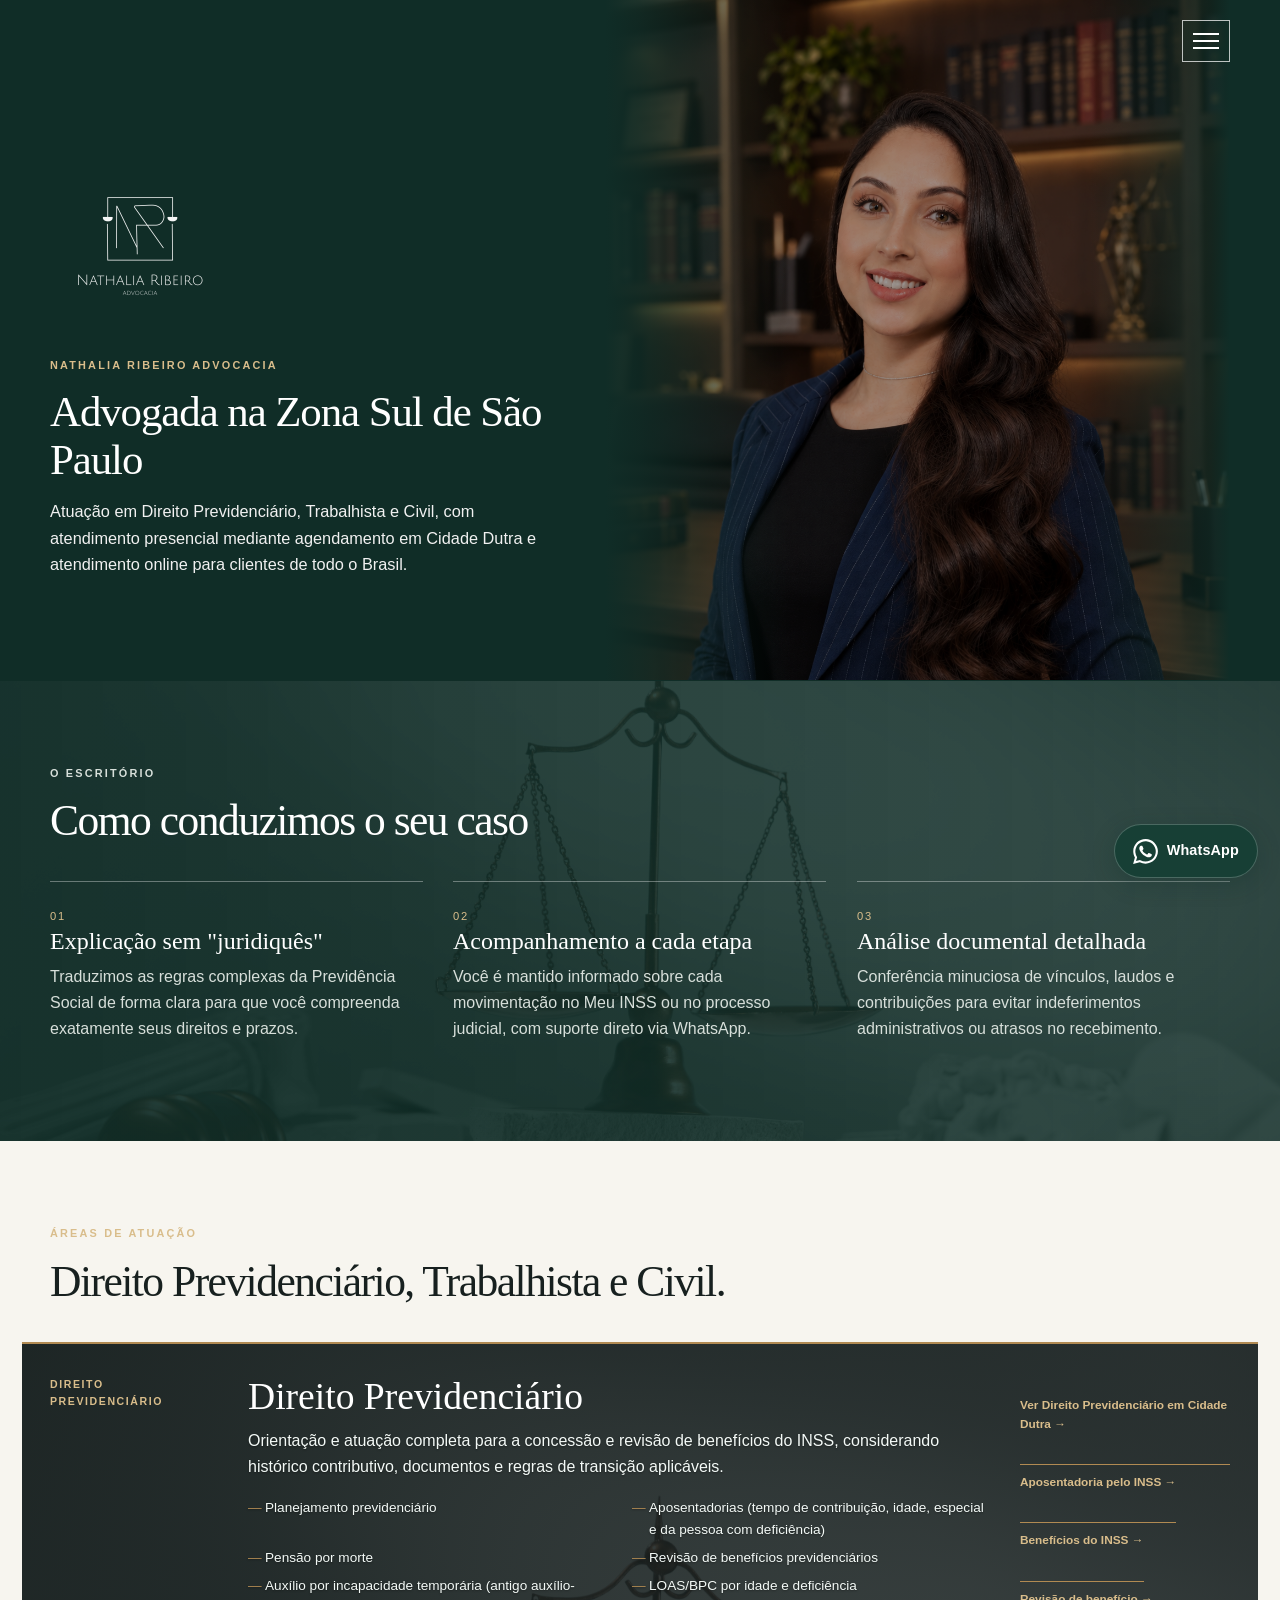
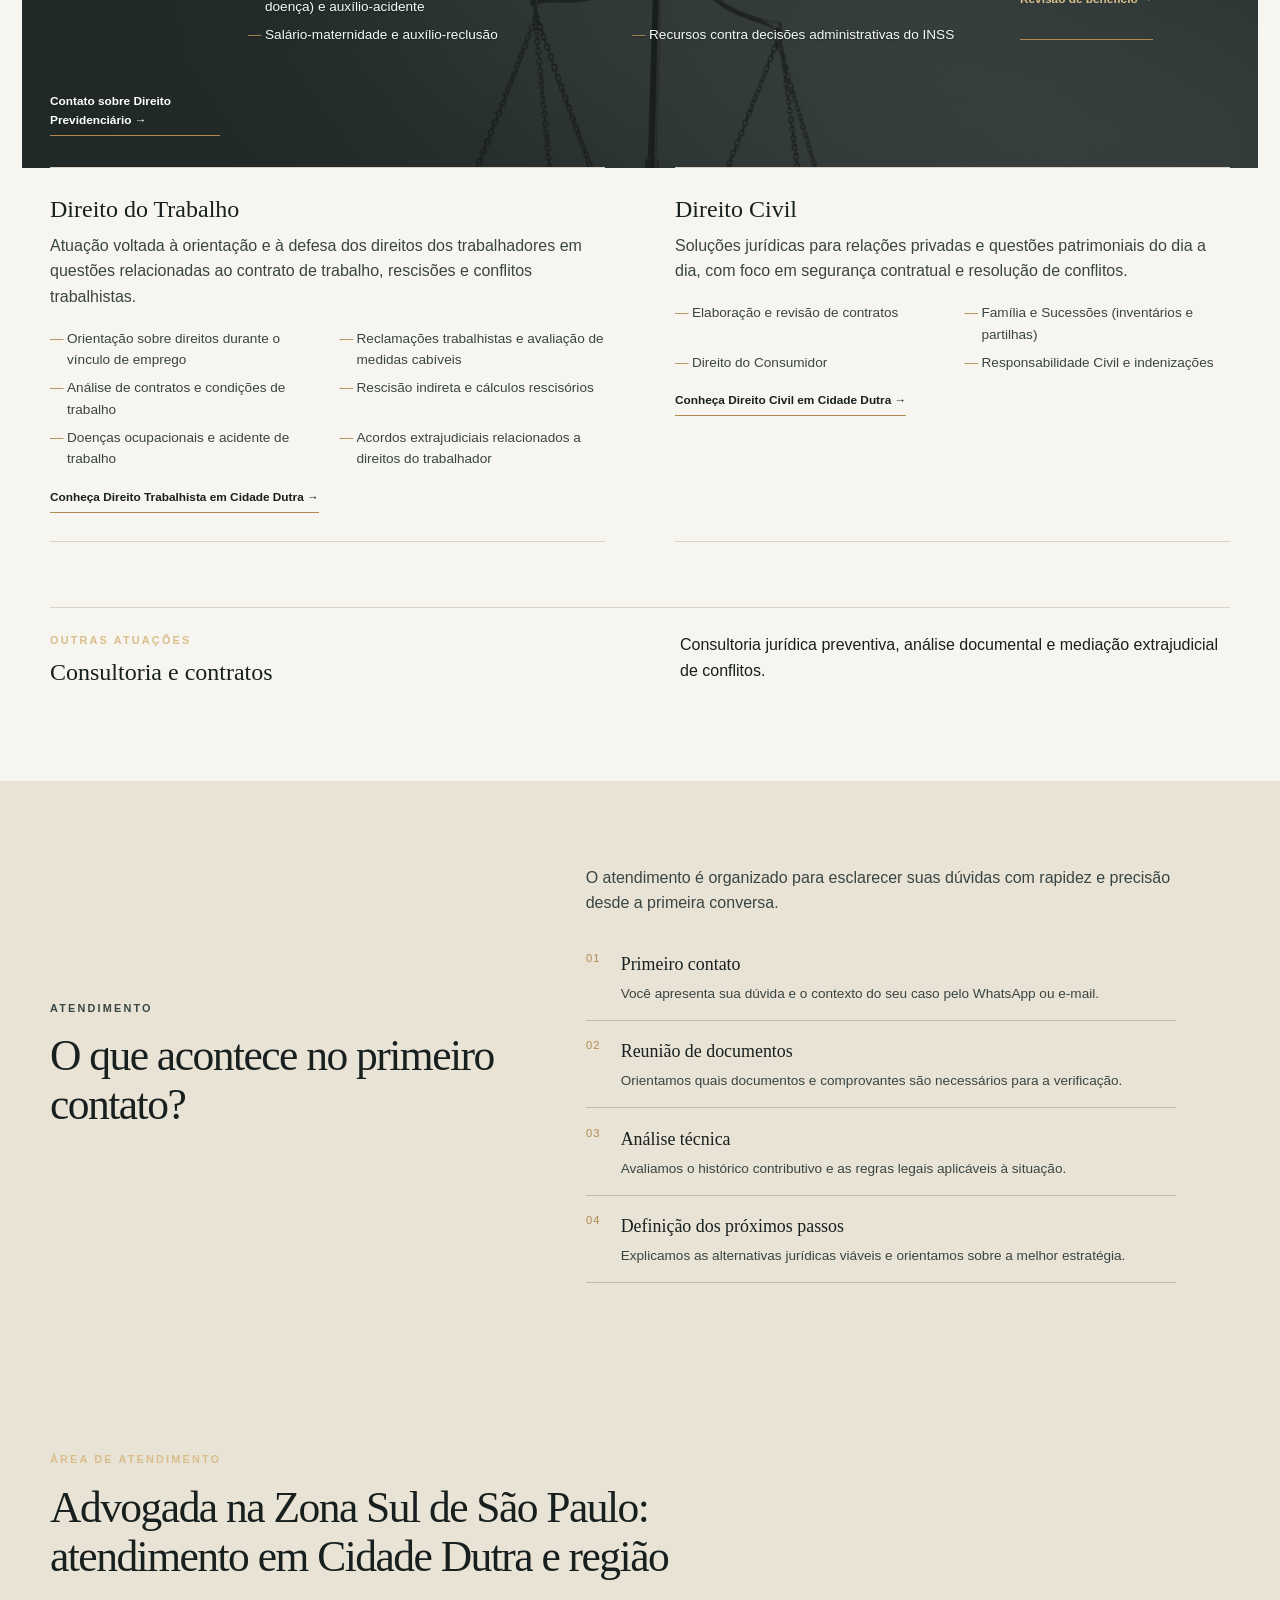
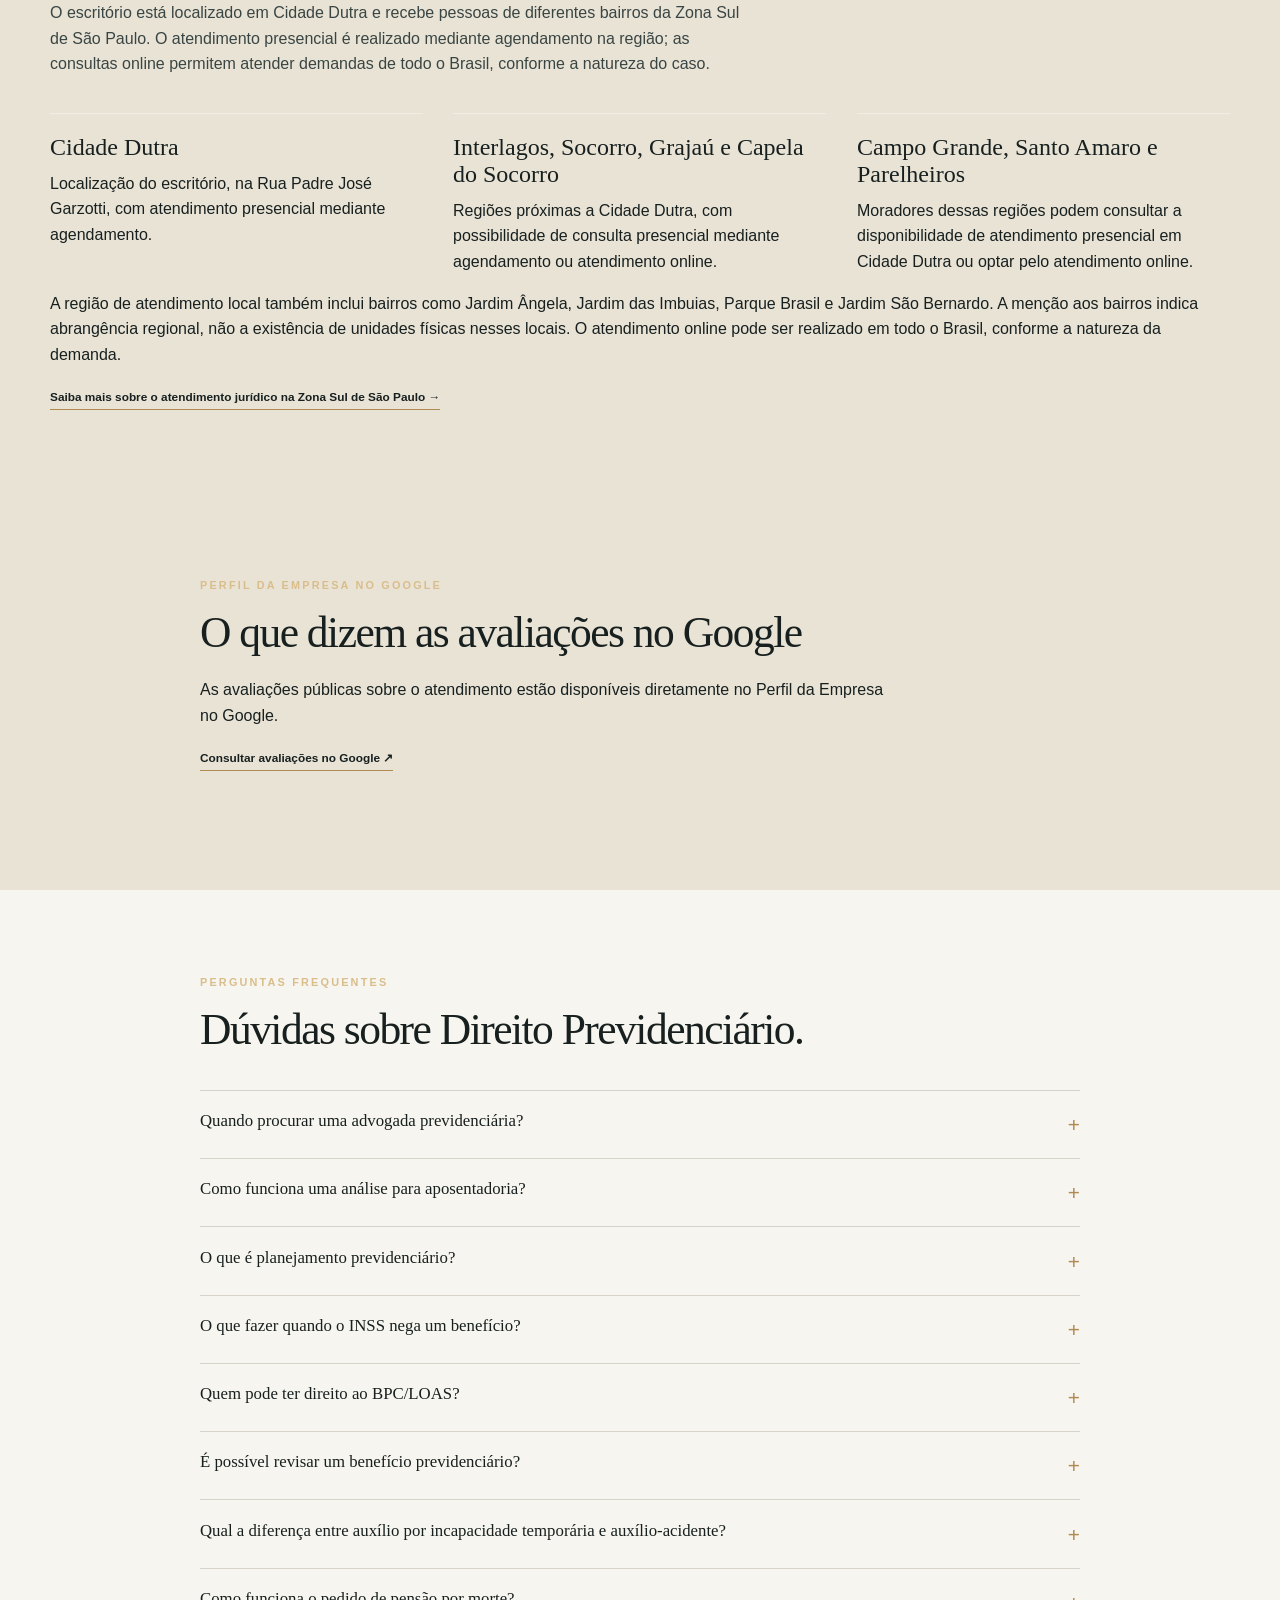
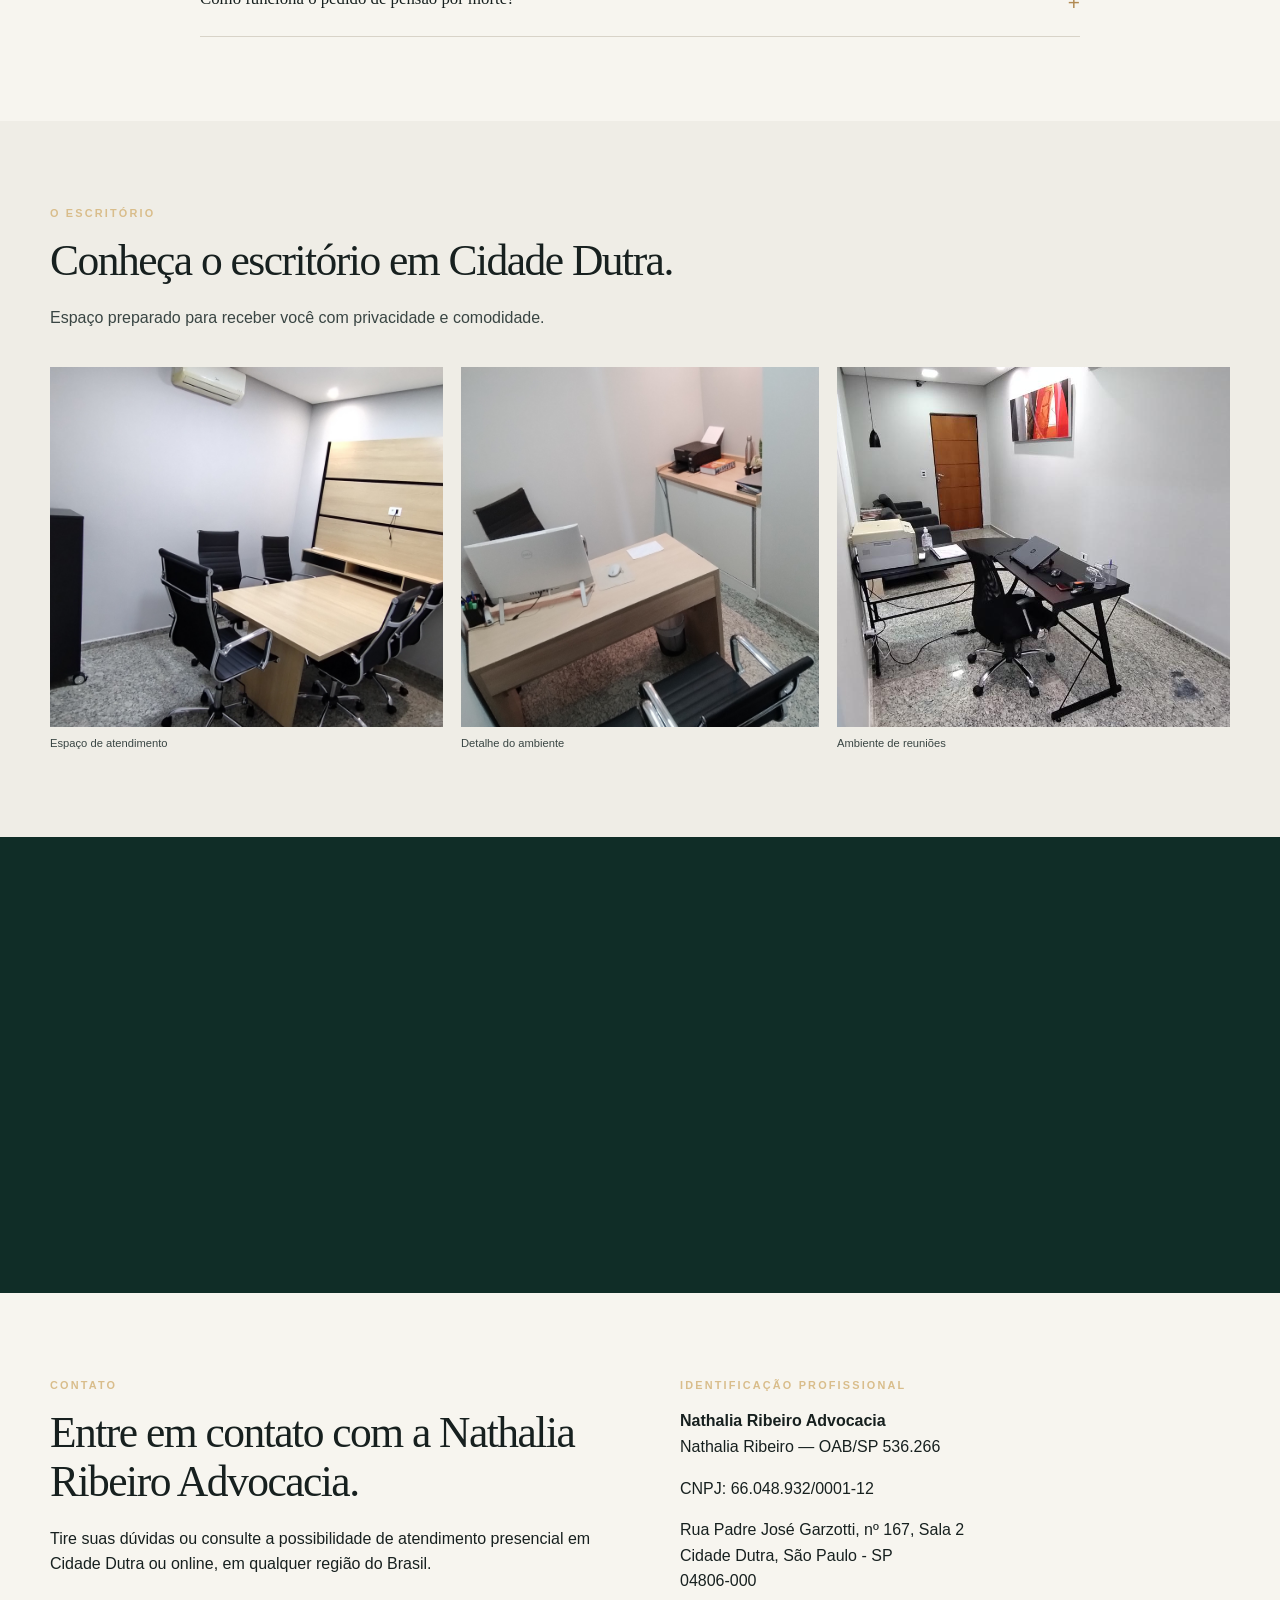
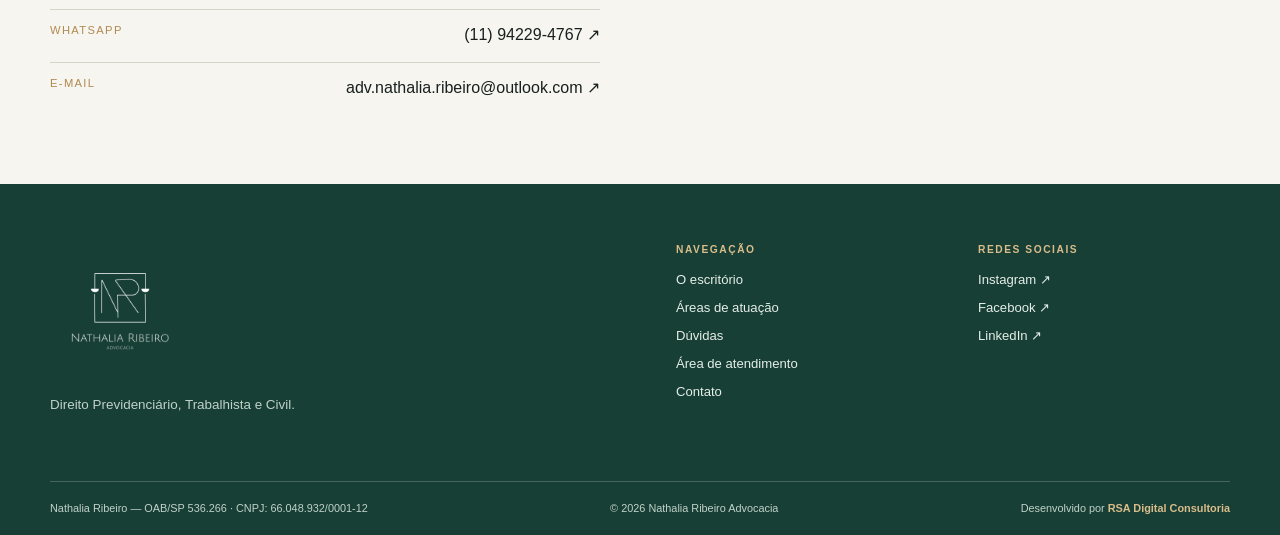
<file: index.html>
<!doctype html>
<html lang="pt-BR">
<head>
  <meta name="google-site-verification" content="h-CzPA4EUpD6G1OiDQ5FK8OF0DrbsyYWUOgoy4U4LTs" />
  <meta charset="utf-8">
  <meta name="viewport" content="width=device-width, initial-scale=1">
  <title>Advogada na Zona Sul de São Paulo | Nathalia Ribeiro</title>
  <meta name="description" content="Advogada na Zona Sul de São Paulo, com atendimento presencial em Cidade Dutra e atendimento online em todo o Brasil. Atuação em Direito Previdenciário, Trabalhista e Civil. OAB/SP 536.266.">
  <meta name="author" content="Nathalia Ribeiro Advocacia">
  <meta name="robots" content="index, follow">
  <meta name="theme-color" content="#17201f">
  <link rel="canonical" href="https://www.nathaliaribeiro.adv.br/">

  <!-- Open Graph -->
  <meta property="og:title" content="Advogada na Zona Sul de São Paulo | Nathalia Ribeiro">
  <meta property="og:description" content="Advocacia Previdenciária, Trabalhista e Civil na Zona Sul de São Paulo, com atendimento presencial em Cidade Dutra e online em todo o Brasil.">
  <meta property="og:type" content="website">
  <meta property="og:url" content="https://www.nathaliaribeiro.adv.br/">
  <meta property="og:image" content="https://www.nathaliaribeiro.adv.br/assets/dra-nathalia-ribeiro.png">
  <meta property="og:image:alt" content="Nathalia Ribeiro, advogada">
  <meta property="og:site_name" content="Nathalia Ribeiro Advocacia">
  <meta property="og:locale" content="pt_BR">

  <!-- Twitter Cards -->
  <meta name="twitter:card" content="summary_large_image">
  <meta name="twitter:title" content="Advogada na Zona Sul de São Paulo | Nathalia Ribeiro">
  <meta name="twitter:description" content="Advocacia Previdenciária, Trabalhista e Civil na Zona Sul de São Paulo, com atendimento presencial em Cidade Dutra e online em todo o Brasil.">
  <meta name="twitter:image" content="https://www.nathaliaribeiro.adv.br/assets/dra-nathalia-ribeiro.png">

  <link rel="icon" href="favicon.ico" type="image/x-icon">
  <script>document.documentElement.classList.add('js');</script>
  <link rel="stylesheet" href="style.css">

  <script type="application/ld+json">
  {
    "@context": "https://schema.org",
    "@graph": [
      {
        "@type": "LegalService",
        "@id": "https://www.nathaliaribeiro.adv.br/#organization",
        "name": "Nathalia Ribeiro Advocacia",
        "description": "Escritório de advocacia em Cidade Dutra, na Zona Sul de São Paulo, com atuação em Direito Previdenciário, Direito do Trabalho e Direito Civil. Atendimento presencial mediante agendamento e atendimento jurídico online em todo o Brasil.",
        "url": "https://www.nathaliaribeiro.adv.br/",
        "telephone": "+5511942294767",
        "email": "adv.nathalia.ribeiro@outlook.com",
        "taxID": "66.048.932/0001-12",
        "image": "https://www.nathaliaribeiro.adv.br/assets/dra-nathalia-ribeiro.png",
        "logo": "https://www.nathaliaribeiro.adv.br/assets/logo.png",
        "address": {
          "@type": "PostalAddress",
          "streetAddress": "Rua Padre José Garzotti, nº 167, Sala 2",
          "addressLocality": "São Paulo",
          "addressRegion": "SP",
          "postalCode": "04806-000",
          "addressCountry": "BR"
        },
        "geo": {
          "@type": "GeoCoordinates",
          "latitude": -23.7105467,
          "longitude": -46.6997227
        },
        "openingHoursSpecification": [
          {
            "@type": "OpeningHoursSpecification",
            "dayOfWeek": [
              "Monday",
              "Tuesday",
              "Wednesday",
              "Thursday",
              "Friday"
            ],
            "opens": "07:30",
            "closes": "17:00"
          }
        ],
        "areaServed": [
          {"@type": "City", "name": "São Paulo"},
          {"@type": "Place", "name": "Cidade Dutra, São Paulo - SP"},
          {"@type": "AdministrativeArea", "name": "Zona Sul de São Paulo"},
          {"@type": "Place", "name": "Interlagos, São Paulo - SP"},
          {"@type": "Place", "name": "Socorro, São Paulo - SP"},
          {"@type": "Place", "name": "Grajaú, São Paulo - SP"},
          {"@type": "Place", "name": "Campo Grande, São Paulo - SP"},
          {"@type": "Place", "name": "Santo Amaro, São Paulo - SP"}
        ],
        "hasMap": "https://www.google.com/maps/place/Rua+Padre+Jos%C3%A9+Garzotti,+167+-+Sl+02+-+Cidade+Dutra,+S%C3%A3o+Paulo+-+SP,+04806-000/@-23.7105467,-46.6997227,17z",
        "employee": {"@id": "https://www.nathaliaribeiro.adv.br/#nathalia-ribeiro"},
        "sameAs": [
          "https://www.instagram.com/nathalia_ribeiro.adv/",
          "https://www.facebook.com/adv.nathalia.ribeiro",
          "https://www.linkedin.com/in/nathaliaribeiroadv",
          "https://cnsa.oab.org.br/4E7565767970526647384555466C4E4B34687A712B773D3D"
        ]
      },
      {
        "@type": "Person",
        "@id": "https://www.nathaliaribeiro.adv.br/#nathalia-ribeiro",
        "name": "Nathalia Ribeiro",
        "jobTitle": "Advogada",
        "identifier": {
          "@type": "PropertyValue",
          "propertyID": "OAB/SP",
          "value": "536.266",
          "url": "https://cnsa.oab.org.br/4E7565767970526647384555466C4E4B34687A712B773D3D"
        },
        "worksFor": {"@id": "https://www.nathaliaribeiro.adv.br/#organization"},
        "sameAs": [
          "https://www.linkedin.com/in/nathaliaribeiroadv",
          "https://cnsa.oab.org.br/4E7565767970526647384555466C4E4B34687A712B773D3D"
        ]
      },
      {
        "@type": "WebSite",
        "@id": "https://www.nathaliaribeiro.adv.br/#website",
        "url": "https://www.nathaliaribeiro.adv.br/",
        "name": "Nathalia Ribeiro Advocacia",
        "inLanguage": "pt-BR",
        "publisher": {"@id": "https://www.nathaliaribeiro.adv.br/#organization"}
      },
      {
        "@type": "FAQPage",
        "@id": "https://www.nathaliaribeiro.adv.br/#faq",
        "mainEntity": [
          {
            "@type": "Question",
            "name": "Quando procurar uma advogada previdenciária?",
            "acceptedAnswer": {
              "@type": "Answer",
              "text": "Quando houver dúvidas sobre aposentadoria, benefícios do INSS, planejamento previdenciário, revisão ou uma decisão administrativa que precise ser analisada."
            }
          },
          {
            "@type": "Question",
            "name": "Como funciona uma análise para aposentadoria?",
            "acceptedAnswer": {
              "@type": "Answer",
              "text": "A análise considera o histórico de contribuições ao INSS, vínculos de trabalho, documentos disponíveis e as regras de transição aplicáveis ao caso para identificar o melhor momento de requerer o benefício."
            }
          },
          {
            "@type": "Question",
            "name": "O que é planejamento previdenciário?",
            "acceptedAnswer": {
              "@type": "Answer",
              "text": "É um estudo detalhado do histórico previdenciário, das contribuições e dos documentos do trabalhador, permitindo avaliar cenários, compreender as regras aplicáveis e organizar as contribuições de acordo com o histórico previdenciário."
            }
          },
          {
            "@type": "Question",
            "name": "O que fazer quando o INSS nega um benefício?",
            "acceptedAnswer": {
              "@type": "Answer",
              "text": "É importante identificar o motivo da negativa, reunir os documentos pertinentes e avaliar se há possibilidade de recurso administrativo ou de outra medida adequada."
            }
          },
          {
            "@type": "Question",
            "name": "Quem pode ter direito ao BPC/LOAS?",
            "acceptedAnswer": {
              "@type": "Answer",
              "text": "Idosos a partir de 65 anos ou pessoas com deficiência de qualquer idade de famílias de baixa renda. É necessário cumprir os critérios socioeconômicos e cadastrais estabelecidos pela lei."
            }
          },
          {
            "@type": "Question",
            "name": "É possível revisar um benefício previdenciário?",
            "acceptedAnswer": {
              "@type": "Answer",
              "text": "Sim, em diversas situações em que houve erro de cálculo do INSS, períodos não considerados ou novas teses jurídicas, respeitando-se o prazo decadencial legal."
            }
          },
          {
            "@type": "Question",
            "name": "Qual a diferença entre auxílio por incapacidade temporária e auxílio-acidente?",
            "acceptedAnswer": {
              "@type": "Answer",
              "text": "O auxílio temporário (antigo auxílio-doença) substitui a renda durante o período em que o segurado está incapaz para o trabalho. O auxílio-acidente é uma indenização mensal paga após a consolidação de lesões que resultaram em sequelas permanentes, permitindo que a pessoa continue trabalhando."
            }
          },
          {
            "@type": "Question",
            "name": "Como funciona o pedido de pensão por morte?",
            "acceptedAnswer": {
              "@type": "Answer",
              "text": "Depende da comprovação da qualidade de segurado da pessoa falecida na data do óbito e da qualidade de dependente do requerente (cônjuge, companheiro, filhos menores ou equiparados)."
            }
          }
        ]
      }
    ]
  }
  </script>
</head>
<body class="home-page">
  <a class="skip-link" href="#conteudo">Pular para o conteúdo</a>

  <header class="site-header">
    <div class="container header-inner">
      <a class="menu-brand" href="#top" aria-label="Nathalia Ribeiro Advocacia — início"><img src="assets/logo.png" alt="Nathalia Ribeiro Advocacia" width="180" height="60"></a>
      <button class="menu-toggle" type="button" aria-expanded="false" aria-controls="site-nav" aria-label="Abrir menu"><span></span><span></span><span></span></button>
      <nav id="site-nav" class="site-nav" aria-label="Navegação principal">
        <a href="direito-previdenciario-cidade-dutra/">Direito Previdenciário</a>
        <a href="direito-trabalhista-cidade-dutra/">Direito Trabalhista</a>
        <a href="direito-civil-cidade-dutra/">Direito Civil</a>
        <a href="advogada-zona-sul-sao-paulo/">Atendimento na Zona Sul</a>
        <a href="blog/">Blog Jurídico</a>
      </nav>
    </div>
  </header>

  <main id="conteudo">
    <section class="hero" id="top">
      <div class="container hero-grid">
        <div class="hero-copy">
          <a class="hero-brand" href="#top" aria-label="Nathalia Ribeiro Advocacia — início"><img src="assets/logo.png" alt="Nathalia Ribeiro Advocacia" width="180" height="60"></a>
          <p class="eyebrow">Nathalia Ribeiro Advocacia</p>
          <h1>Advogada na Zona Sul de São Paulo</h1>
          <p class="hero-lede">Atuação em Direito Previdenciário, Trabalhista e Civil, com atendimento presencial mediante agendamento em Cidade Dutra e atendimento online para clientes de todo o Brasil.</p>
        </div>
        <figure class="hero-portrait"><img src="assets/dra-nathalia-ribeiro.png" alt="Nathalia Ribeiro, advogada" width="1244" height="1264"></figure>
      </div>
    </section>
    <section class="section section-ink" id="diferenciais">
      <div class="container">
        <div class="section-heading">
          <p class="eyebrow eyebrow-light">O escritório</p>
          <h2>Como conduzimos o seu caso</h2>
        </div>
        <div class="feature-grid">
          <article>
            <span class="feature-number">01</span>
            <h3>Explicação sem "juridiquês"</h3>
            <p>Traduzimos as regras complexas da Previdência Social de forma clara para que você compreenda exatamente seus direitos e prazos.</p>
          </article>
          <article>
            <span class="feature-number">02</span>
            <h3>Acompanhamento a cada etapa</h3>
            <p>Você é mantido informado sobre cada movimentação no Meu INSS ou no processo judicial, com suporte direto via WhatsApp.</p>
          </article>
          <article>
            <span class="feature-number">03</span>
            <h3>Análise documental detalhada</h3>
            <p>Conferência minuciosa de vínculos, laudos e contribuições para evitar indeferimentos administrativos ou atrasos no recebimento.</p>
          </article>
        </div>
      </div>
    </section>

    <section class="section" id="atuacao">
      <div class="container">
        <div class="section-heading">
          <p class="eyebrow">Áreas de atuação</p>
          <h2>Direito Previdenciário, Trabalhista e Civil.</h2>
        </div>

        <article class="practice practice-featured">
          <div class="practice-tag">Direito Previdenciário</div>
          <div>
            <h3>Direito Previdenciário</h3>
            <p>Orientação e atuação completa para a concessão e revisão de benefícios do INSS, considerando histórico contributivo, documentos e regras de transição aplicáveis.</p>
            <ul class="service-list">
              <li>Planejamento previdenciário</li>
              <li>Aposentadorias (tempo de contribuição, idade, especial e da pessoa com deficiência)</li>
              <li>Pensão por morte</li>
              <li>Revisão de benefícios previdenciários</li>
              <li>Auxílio por incapacidade temporária (antigo auxílio-doença) e auxílio-acidente</li>
              <li>LOAS/BPC por idade e deficiência</li>
              <li>Salário-maternidade e auxílio-reclusão</li>
              <li>Recursos contra decisões administrativas do INSS</li>
            </ul>
          </div>
          <div class="practice-links"><a href="direito-previdenciario-cidade-dutra/">Ver Direito Previdenciário em Cidade Dutra <span aria-hidden="true">→</span></a><a href="aposentadoria-inss-cidade-dutra/">Aposentadoria pelo INSS <span aria-hidden="true">→</span></a><a href="beneficios-inss-cidade-dutra/">Benefícios do INSS <span aria-hidden="true">→</span></a><a href="revisao-beneficio-inss-cidade-dutra/">Revisão de benefício <span aria-hidden="true">→</span></a></div>
          <a class="text-link" href="#contato">Contato sobre Direito Previdenciário <span aria-hidden="true">→</span></a>
        </article>

        <div class="practice-grid">
          <article class="practice">
            <h3>Direito do Trabalho</h3>
            <p>Atuação voltada à orientação e à defesa dos direitos dos trabalhadores em questões relacionadas ao contrato de trabalho, rescisões e conflitos trabalhistas.</p>
            <ul class="service-list">
              <li>Orientação sobre direitos durante o vínculo de emprego</li>
              <li>Reclamações trabalhistas e avaliação de medidas cabíveis</li>
              <li>Análise de contratos e condições de trabalho</li>
              <li>Rescisão indireta e cálculos rescisórios</li>
              <li>Doenças ocupacionais e acidente de trabalho</li>
              <li>Acordos extrajudiciais relacionados a direitos do trabalhador</li>
            </ul>
            <a class="text-link" href="direito-trabalhista-cidade-dutra/">Conheça Direito Trabalhista em Cidade Dutra <span aria-hidden="true">→</span></a>
          </article>
          <article class="practice">
            <h3>Direito Civil</h3>
            <p>Soluções jurídicas para relações privadas e questões patrimoniais do dia a dia, com foco em segurança contratual e resolução de conflitos.</p>
            <ul class="service-list">
              <li>Elaboração e revisão de contratos</li>
              <li>Família e Sucessões (inventários e partilhas)</li>
              <li>Direito do Consumidor</li>
              <li>Responsabilidade Civil e indenizações</li>
            </ul>
            <a class="text-link" href="direito-civil-cidade-dutra/">Conheça Direito Civil em Cidade Dutra <span aria-hidden="true">→</span></a>
          </article>
        </div>

        <div class="consult-grid">
          <div>
            <p class="eyebrow">Outras atuações</p>
            <h3>Consultoria e contratos</h3>
          </div>
          <div>
            <p>Consultoria jurídica preventiva, análise documental e mediação extrajudicial de conflitos.</p>
          </div>
        </div>
      </div>
    </section>

    <section class="section section-sand" id="atendimento">
      <div class="container">
        <div class="split">
          <div>
            <p class="eyebrow">Atendimento</p>
            <h2>O que acontece no primeiro contato?</h2>
          </div>
          <div>
            <p>O atendimento é organizado para esclarecer suas dúvidas com rapidez e precisão desde a primeira conversa.</p>
            <ol class="steps">
              <li><span>01</span><div><strong>Primeiro contato</strong><p>Você apresenta sua dúvida e o contexto do seu caso pelo WhatsApp ou e-mail.</p></div></li>
              <li><span>02</span><div><strong>Reunião de documentos</strong><p>Orientamos quais documentos e comprovantes são necessários para a verificação.</p></div></li>
              <li><span>03</span><div><strong>Análise técnica</strong><p>Avaliamos o histórico contributivo e as regras legais aplicáveis à situação.</p></div></li>
              <li><span>04</span><div><strong>Definição dos próximos passos</strong><p>Explicamos as alternativas jurídicas viáveis e orientamos sobre a melhor estratégia.</p></div></li>
            </ol>
          </div>
        </div>
      </div>
    </section>

    <section class="section section-sand" id="cobertura">
      <div class="container">
        <div class="section-heading">
          <p class="eyebrow">Área de atendimento</p>
          <h2>Advogada na Zona Sul de São Paulo: atendimento em Cidade Dutra e região</h2>
          <p>O escritório está localizado em Cidade Dutra e recebe pessoas de diferentes bairros da Zona Sul de São Paulo. O atendimento presencial é realizado mediante agendamento na região; as consultas online permitem atender demandas de todo o Brasil, conforme a natureza do caso.</p>
        </div>
        <div class="feature-grid coverage-grid">
          <article>
            <h3>Cidade Dutra</h3>
            <p>Localização do escritório, na Rua Padre José Garzotti, com atendimento presencial mediante agendamento.</p>
          </article>
          <article>
            <h3>Interlagos, Socorro, Grajaú e Capela do Socorro</h3>
            <p>Regiões próximas a Cidade Dutra, com possibilidade de consulta presencial mediante agendamento ou atendimento online.</p>
          </article>
          <article>
            <h3>Campo Grande, Santo Amaro e Parelheiros</h3>
            <p>Moradores dessas regiões podem consultar a disponibilidade de atendimento presencial em Cidade Dutra ou optar pelo atendimento online.</p>
          </article>
        </div>
        <p class="coverage-note">A região de atendimento local também inclui bairros como Jardim Ângela, Jardim das Imbuias, Parque Brasil e Jardim São Bernardo. A menção aos bairros indica abrangência regional, não a existência de unidades físicas nesses locais. O atendimento online pode ser realizado em todo o Brasil, conforme a natureza da demanda.</p>
        <a class="text-link" href="advogada-zona-sul-sao-paulo/">Saiba mais sobre o atendimento jurídico na Zona Sul de São Paulo <span aria-hidden="true">→</span></a>
      </div>
    </section>

    <section class="section section-sand" id="avaliacoes">
      <div class="container narrow">
        <div class="section-heading">
          <p class="eyebrow">Perfil da Empresa no Google</p>
          <h2>O que dizem as avaliações no Google</h2>
          <p>As avaliações públicas sobre o atendimento estão disponíveis diretamente no Perfil da Empresa no Google.</p>
          <a class="text-link" href="https://maps.google.com/maps?cid=17233830904779184980" target="_blank" rel="noopener noreferrer">Consultar avaliações no Google <span aria-hidden="true">↗</span></a>
        </div>
      </div>
    </section>

    <section class="section" id="faq">
      <div class="container narrow">
        <div class="section-heading">
          <p class="eyebrow">Perguntas frequentes</p>
          <h2>Dúvidas sobre Direito Previdenciário.</h2>
        </div>
        <div class="faq-list">
          <details><summary>Quando procurar uma advogada previdenciária?</summary><p>Quando houver dúvidas sobre aposentadoria, benefícios do INSS, planejamento previdenciário, revisão ou uma decisão administrativa que precise ser analisada.</p></details>
          <details><summary>Como funciona uma análise para aposentadoria?</summary><p>A análise considera o histórico de contribuições ao INSS, vínculos de trabalho, documentos disponíveis e as regras de transição aplicáveis ao caso para identificar o melhor momento de requerer o benefício.</p></details>
          <details><summary>O que é planejamento previdenciário?</summary><p>É um estudo detalhado do histórico previdenciário, das contribuições e dos documentos do trabalhador, permitindo avaliar cenários, compreender as regras aplicáveis e organizar as contribuições de acordo com o histórico previdenciário.</p></details>
          <details><summary>O que fazer quando o INSS nega um benefício?</summary><p>É importante identificar o motivo da negativa, reunir os documentos pertinentes e avaliar se há possibilidade de recurso administrativo ou de outra medida adequada.</p></details>
          <details><summary>Quem pode ter direito ao BPC/LOAS?</summary><p>Idosos a partir de 65 anos ou pessoas com deficiência de qualquer idade de famílias de baixa renda. É necessário cumprir os critérios socioeconômicos e cadastrais estabelecidos pela lei.</p></details>
          <details><summary>É possível revisar um benefício previdenciário?</summary><p>Sim, em diversas situações em que houve erro de cálculo do INSS, períodos não considerados ou novas teses jurídicas, respeitando-se o prazo decadencial legal.</p></details>
          <details><summary>Qual a diferença entre auxílio por incapacidade temporária e auxílio-acidente?</summary><p>O auxílio temporário (antigo auxílio-doença) substitui a renda durante o período em que o segurado está incapaz para o trabalho. O auxílio-acidente é uma indenização mensal paga após a consolidação de lesões que resultaram em sequelas permanentes, permitindo que a pessoa continue trabalhando.</p></details>
          <details><summary>Como funciona o pedido de pensão por morte?</summary><p>Depende da comprovação da qualidade de segurado da pessoa falecida na data do óbito e da qualidade de dependente do requerente (cônjuge, companheiro, filhos menores ou equiparados).</p></details>
        </div>
      </div>
    </section>

    <section class="section section-light" id="galeria">
      <div class="container">
        <div class="section-heading">
          <p class="eyebrow">O escritório</p>
          <h2>Conheça o escritório em Cidade Dutra.</h2>
          <p>Espaço preparado para receber você com privacidade e comodidade.</p>
        </div>
        <div class="gallery">
          <figure><img src="assets/escritorio-1.png" alt="Interior do escritório Nathalia Ribeiro Advocacia" width="1836" height="3264" loading="lazy"><figcaption>Espaço de atendimento</figcaption></figure>
          <figure><img src="assets/escritorio-2.png" alt="Detalhe do escritório Nathalia Ribeiro Advocacia" width="1728" height="2304" loading="lazy"><figcaption>Detalhe do ambiente</figcaption></figure>
          <figure><img src="assets/escritorio-3.jpeg" alt="Outra área do escritório Nathalia Ribeiro Advocacia" width="1280" height="720" loading="lazy"><figcaption>Ambiente de reuniões</figcaption></figure>
        </div>
      </div>
    </section>

    <section class="section section-ink" id="localizacao">
      <div class="container location-grid">
        <div>
          <p class="eyebrow eyebrow-light">Localização</p>
          <h2>Escritório em Cidade Dutra, São Paulo.</h2>
          <p>O atendimento presencial é realizado na Rua Padre José Garzotti, nº 167, Sala 2, em Cidade Dutra. Atendimento de segunda a sexta-feira, das 07:30 às 17h.</p>
          <a class="button button-light" href="https://www.google.com/maps/place/Rua+Padre+Jos%C3%A9+Garzotti,+167+-+Sl+02+-+Cidade+Dutra,+S%C3%A3o+Paulo+-+SP,+04806-000/@-23.7105467,-46.6997227,17z" target="_blank" rel="noopener noreferrer">Como chegar no Google Maps <span aria-hidden="true">↗</span></a>
        </div>
        <address>
          <strong>Nathalia Ribeiro Advocacia</strong><br>
          Rua Padre José Garzotti, nº 167, Sala 2<br>
          Cidade Dutra<br>
          São Paulo - SP<br>
          04806-000<br><br>
          <span>Telefone / WhatsApp</span><br>
          <a href="tel:+5511942294767">(11) 94229-4767</a><br><br>
          <span>Horário de Funcionamento</span><br>
          Segunda a Sexta: 07:30 às 17h
        </address>
      </div>
    </section>

    <section class="section contact-section" id="contato">
      <div class="container contact-grid">
        <div>
          <p class="eyebrow">Contato</p>
          <h2>Entre em contato com a Nathalia Ribeiro Advocacia.</h2>
          <p>Tire suas dúvidas ou consulte a possibilidade de atendimento presencial em Cidade Dutra ou online, em qualquer região do Brasil.</p>
          <div class="contact-links">
            <a href="https://wa.me/5511942294767?text=Olá%20Nathalia%20Ribeiro%20Advocacia!%20Vim%20pelo%20site%20e%20gostaria%20de%20mais%20informações." target="_blank" rel="noopener noreferrer"><span>WhatsApp</span><strong>(11) 94229-4767 ↗</strong></a>
            <a href="mailto:adv.nathalia.ribeiro@outlook.com"><span>E-mail</span><strong>adv.nathalia.ribeiro@outlook.com ↗</strong></a>
          </div>
        </div>
        <div class="contact-details">
          <p class="eyebrow">Identificação profissional</p>
          <p><strong>Nathalia Ribeiro Advocacia</strong><br>Nathalia Ribeiro — OAB/SP 536.266</p>
          <p>CNPJ: 66.048.932/0001-12</p>
          <p>Rua Padre José Garzotti, nº 167, Sala 2<br>Cidade Dutra, São Paulo - SP<br>04806-000</p>
        </div>
      </div>
    </section>
  </main>

  <footer class="site-footer">
    <div class="container footer-grid">
      <div>
        <img src="assets/logo.png" alt="Nathalia Ribeiro Advocacia" width="180" height="60">
        <p>Direito Previdenciário, Trabalhista e Civil.</p>
      </div>
      <div>
        <p class="footer-label">Navegação</p>
        <a href="#sobre">O escritório</a>
        <a href="#atuacao">Áreas de atuação</a>
        <a href="#faq">Dúvidas</a>
        <a href="#cobertura">Área de atendimento</a>
        <a href="#contato">Contato</a>
      </div>
      <div>
        <p class="footer-label">Redes sociais</p>
        <a href="https://www.instagram.com/nathalia_ribeiro.adv/" target="_blank" rel="noopener noreferrer">Instagram ↗</a>
        <a href="https://www.facebook.com/adv.nathalia.ribeiro" target="_blank" rel="noopener noreferrer">Facebook ↗</a>
        <a href="https://www.linkedin.com/in/nathaliaribeiroadv" target="_blank" rel="noopener noreferrer">LinkedIn ↗</a>
      </div>
    </div>
    <div class="container footer-bottom">
      <span>Nathalia Ribeiro — OAB/SP 536.266 · CNPJ: 66.048.932/0001-12</span>
      <span>© <span id="year">2026</span> Nathalia Ribeiro Advocacia</span>
      <span class="footer-credit">Desenvolvido por <a href="https://wa.me/5512988052097?text=Ol%C3%A1%20RSA%20Digital%20Consultoria!%20Vim%20pelo%20site%20da%20Nathalia%20Ribeiro." target="_blank" rel="noopener noreferrer"><strong>RSA Digital Consultoria</strong></a></span>
    </div>
  </footer>

  <a class="whatsapp-float" href="https://wa.me/5511942294767?text=Olá%20Nathalia%20Ribeiro%20Advocacia!%20Vim%20pelo%20site%20e%20gostaria%20de%20mais%20informações." target="_blank" rel="noopener noreferrer" aria-label="Falar com Nathalia Ribeiro Advocacia pelo WhatsApp">
    <svg viewBox="0 0 24 24" aria-hidden="true" focusable="false"><path d="M20.5 3.5A11.8 11.8 0 0 0 12.08 0C5.55 0 .24 5.31.24 11.84c0 2.09.55 4.13 1.59 5.92L.14 24l6.39-1.67a11.84 11.84 0 0 0 5.55 1.38h.01c6.52 0 11.83-5.31 11.83-11.84 0-3.16-1.23-6.13-3.42-8.37ZM12.09 21.7h-.01a9.82 9.82 0 0 1-5-1.36l-.36-.21-3.79.99 1.01-3.69-.23-.38a9.8 9.8 0 1 1 8.38 4.65Zm5.38-7.35c-.29-.15-1.72-.85-1.99-.95-.27-.1-.46-.15-.66.15-.19.29-.75.95-.92 1.14-.17.2-.34.22-.63.07-.29-.15-1.27-.47-2.42-1.5-.9-.8-1.51-1.78-1.68-2.08-.18-.29-.02-.45.13-.6.13-.13.29-.34.44-.51.15-.17.19-.29.29-.49.1-.2.05-.37-.02-.52-.07-.15-.66-1.59-.9-2.18-.24-.57-.48-.5-.66-.51h-.56c-.2 0-.52.07-.8.37-.27.29-1.04 1.02-1.04 2.49s1.07 2.89 1.22 3.09c.15.2 2.1 3.2 5.08 4.48.71.31 1.26.5 1.69.64.71.23 1.36.2 1.87.12.57-.09 1.72-.7 1.96-1.37.24-.68.24-1.25.17-1.37-.07-.12-.27-.2-.56-.34Z"/></svg>
    <span>WhatsApp</span>
  </a>

  <script src="script.js" defer></script>
</body>
</html>
</file>
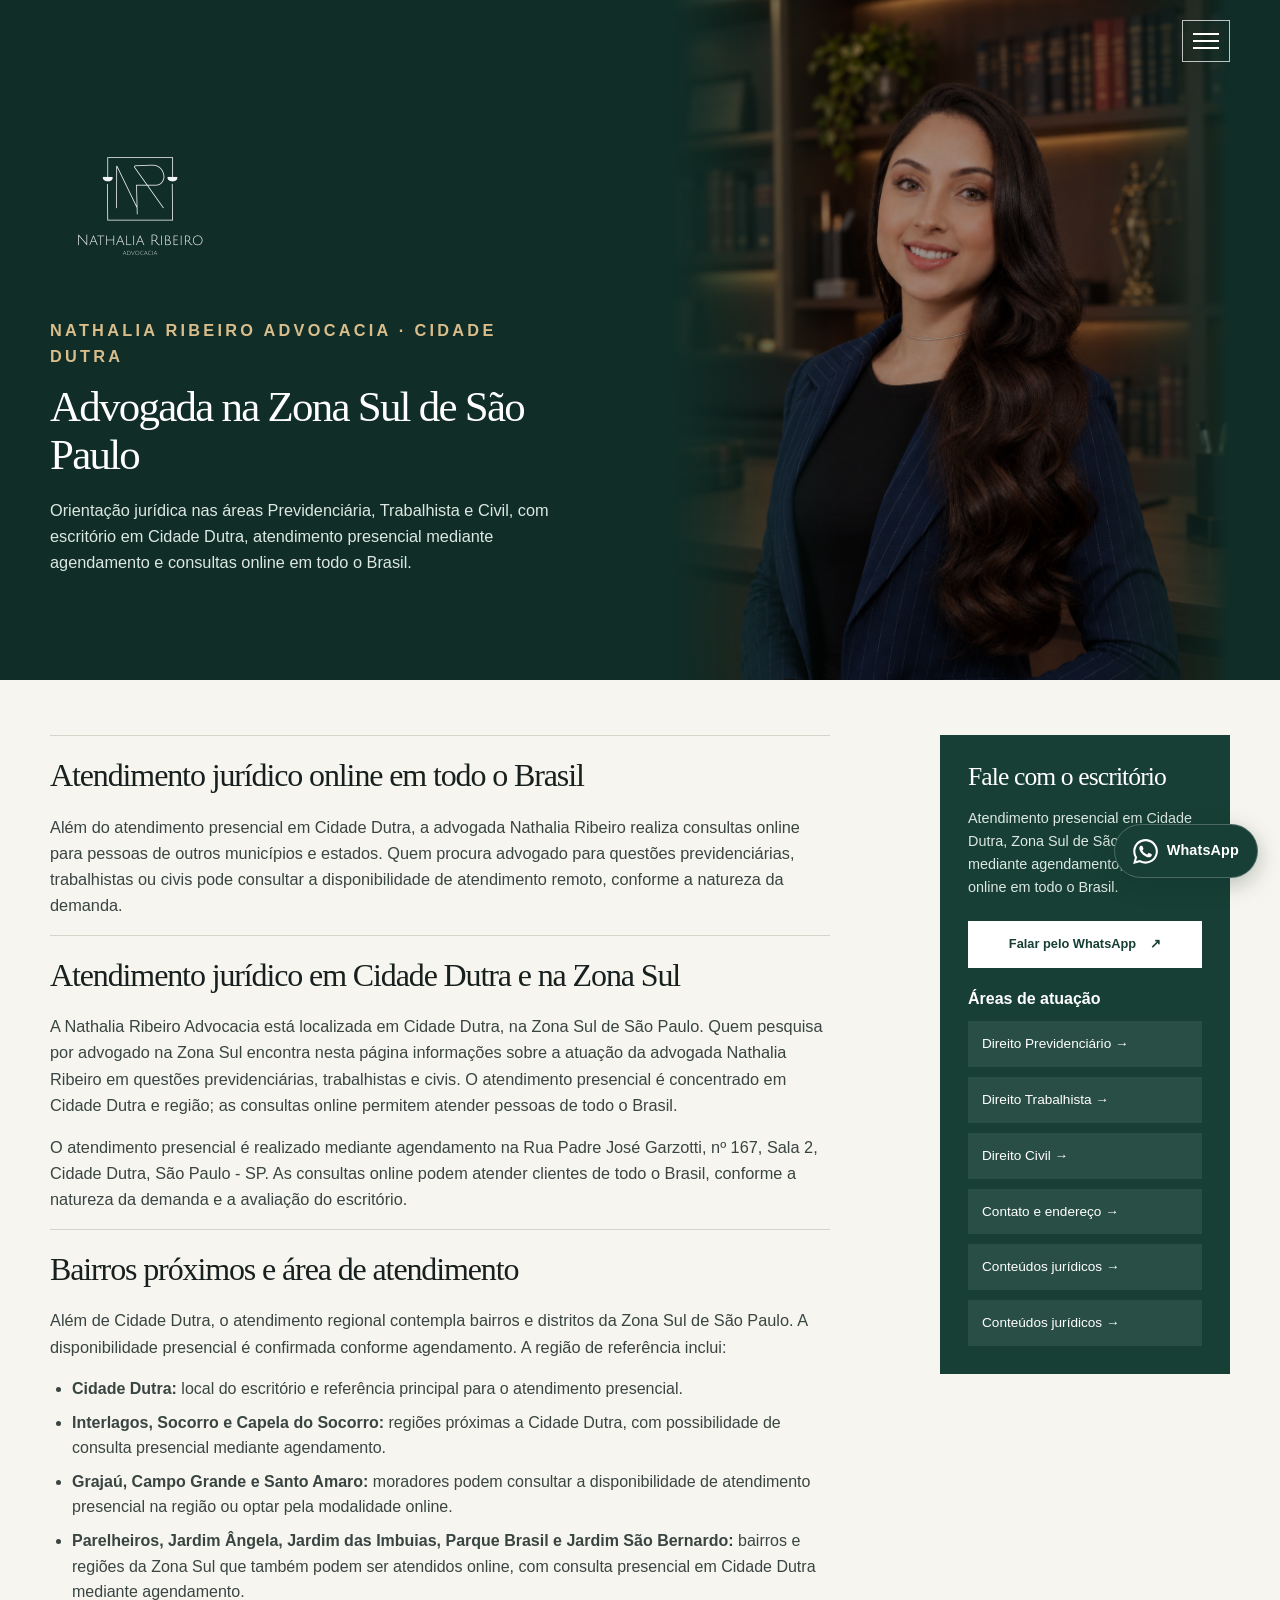
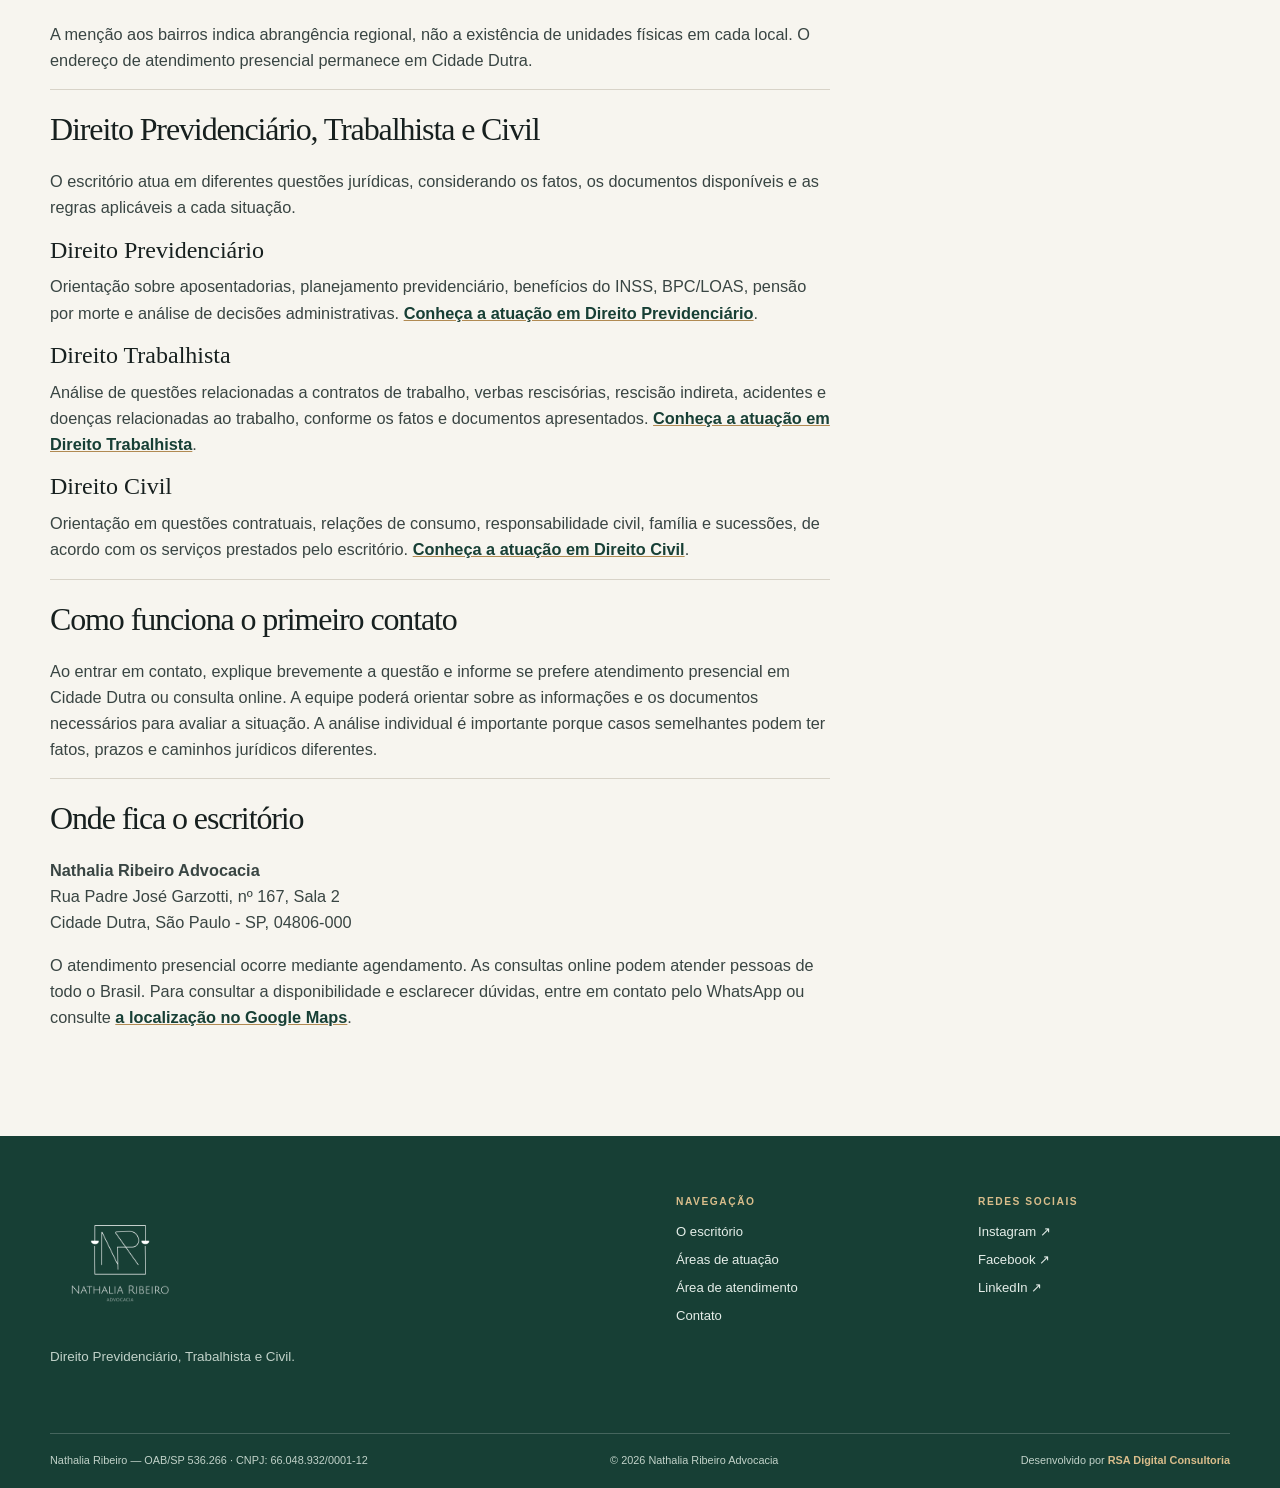
<file: advogada-zona-sul-sao-paulo/index.html>
<!doctype html>
<html lang="pt-BR">
<head>
  <meta charset="utf-8">
  <meta name="viewport" content="width=device-width, initial-scale=1">
  <title>Advogada na Zona Sul de São Paulo | Nathalia Ribeiro</title>
  <meta name="description" content="Advogada na Zona Sul de São Paulo, com escritório em Cidade Dutra, atendimento presencial mediante agendamento e consultas online em todo o Brasil.">
  <meta name="author" content="Nathalia Ribeiro Advocacia">
  <meta name="robots" content="index, follow">
  <link rel="canonical" href="https://www.nathaliaribeiro.adv.br/advogada-zona-sul-sao-paulo/">
  <meta property="og:title" content="Advogada na Zona Sul de São Paulo | Nathalia Ribeiro">
  <meta property="og:description" content="Atendimento jurídico em Cidade Dutra e bairros da Zona Sul de São Paulo, nas áreas Previdenciária, Trabalhista e Civil. Consultas online em todo o Brasil.">
  <meta property="og:type" content="article">
  <meta property="og:url" content="https://www.nathaliaribeiro.adv.br/advogada-zona-sul-sao-paulo/">
  <meta property="og:image" content="https://www.nathaliaribeiro.adv.br/assets/dra-nathalia-ribeiro.png">
  <meta property="og:image:alt" content="Nathalia Ribeiro, advogada">
  <meta property="og:site_name" content="Nathalia Ribeiro Advocacia">
  <meta property="og:locale" content="pt_BR">
  <link rel="icon" href="../favicon.ico" type="image/x-icon">
  <link rel="stylesheet" href="../style.css">
  <link rel="stylesheet" href="../internal.css">
  <script type="application/ld+json">
  {
    "@context": "https://schema.org",
    "@graph": [
      {
        "@type": "WebPage",
        "@id": "https://www.nathaliaribeiro.adv.br/advogada-zona-sul-sao-paulo/#webpage",
        "url": "https://www.nathaliaribeiro.adv.br/advogada-zona-sul-sao-paulo/",
        "name": "Advogada na Zona Sul de São Paulo | Nathalia Ribeiro",
        "description": "Atendimento jurídico em Cidade Dutra e região, nas áreas Previdenciária, Trabalhista e Civil.",
        "inLanguage": "pt-BR",
        "isPartOf": { "@id": "https://www.nathaliaribeiro.adv.br/#website" },
        "about": { "@id": "https://www.nathaliaribeiro.adv.br/#organization" }
      },
      {
        "@type": "BreadcrumbList",
        "itemListElement": [
          { "@type": "ListItem", "position": 1, "name": "Nathalia Ribeiro Advocacia", "item": "https://www.nathaliaribeiro.adv.br/" },
          { "@type": "ListItem", "position": 2, "name": "Advogada na Zona Sul de São Paulo", "item": "https://www.nathaliaribeiro.adv.br/advogada-zona-sul-sao-paulo/" }
        ]
      }
    ]
  }
  </script>
</head>
<body class="internal-page">
  <a class="skip-link" href="#conteudo">Pular para o conteúdo</a>
  <header class="site-header">
    <div class="container header-inner">
      <a class="menu-brand" href="../" aria-label="Nathalia Ribeiro Advocacia — início"><img src="../assets/logo.png" alt="Nathalia Ribeiro Advocacia" width="180" height="60"></a>
      <button class="menu-toggle" type="button" aria-expanded="false" aria-controls="site-nav" aria-label="Abrir menu"><span></span><span></span><span></span></button>
      <nav id="site-nav" class="site-nav" aria-label="Navegação principal">
        <a href="../direito-previdenciario-cidade-dutra/">Direito Previdenciário</a>
        <a href="../direito-trabalhista-cidade-dutra/">Direito Trabalhista</a>
        <a href="../direito-civil-cidade-dutra/">Direito Civil</a>
        <a href="../#cobertura">Área de atendimento</a>
      </nav>
    </div>
  </header>
  <main id="conteudo">
    <section class="internal-hero">
      <div class="container hero-grid">
        <div class="hero-copy">
          <a class="hero-brand" href="../" aria-label="Nathalia Ribeiro Advocacia — início"><img src="../assets/logo.png" alt="Nathalia Ribeiro Advocacia" width="180" height="60"></a>
          <p class="eyebrow">Nathalia Ribeiro Advocacia · Cidade Dutra</p>
          <h1>Advogada na Zona Sul de São Paulo</h1>
          <p class="hero-lede">Orientação jurídica nas áreas Previdenciária, Trabalhista e Civil, com escritório em Cidade Dutra, atendimento presencial mediante agendamento e consultas online em todo o Brasil.</p>
        </div>
        <figure class="hero-portrait"><img src="../assets/dra-nathalia-ribeiro.png" alt="Nathalia Ribeiro, advogada" width="1244" height="1264"></figure>
      </div>
    </section>
    <div class="internal-content">
      <div class="container internal-layout">
        <article class="article-body">
          <section>
            <h2>Atendimento jurídico online em todo o Brasil</h2>
            <p>Além do atendimento presencial em Cidade Dutra, a advogada Nathalia Ribeiro realiza consultas online para pessoas de outros municípios e estados. Quem procura advogado para questões previdenciárias, trabalhistas ou civis pode consultar a disponibilidade de atendimento remoto, conforme a natureza da demanda.</p>
          </section>
          <section>
            <h2>Atendimento jurídico em Cidade Dutra e na Zona Sul</h2>
            <p>A Nathalia Ribeiro Advocacia está localizada em Cidade Dutra, na Zona Sul de São Paulo. Quem pesquisa por advogado na Zona Sul encontra nesta página informações sobre a atuação da advogada Nathalia Ribeiro em questões previdenciárias, trabalhistas e civis. O atendimento presencial é concentrado em Cidade Dutra e região; as consultas online permitem atender pessoas de todo o Brasil.</p>
            <p>O atendimento presencial é realizado mediante agendamento na Rua Padre José Garzotti, nº 167, Sala 2, Cidade Dutra, São Paulo - SP. As consultas online podem atender clientes de todo o Brasil, conforme a natureza da demanda e a avaliação do escritório.</p>
          </section>
          <section>
            <h2>Bairros próximos e área de atendimento</h2>
            <p>Além de Cidade Dutra, o atendimento regional contempla bairros e distritos da Zona Sul de São Paulo. A disponibilidade presencial é confirmada conforme agendamento. A região de referência inclui:</p>
            <ul>
              <li><strong>Cidade Dutra:</strong> local do escritório e referência principal para o atendimento presencial.</li>
              <li><strong>Interlagos, Socorro e Capela do Socorro:</strong> regiões próximas a Cidade Dutra, com possibilidade de consulta presencial mediante agendamento.</li>
              <li><strong>Grajaú, Campo Grande e Santo Amaro:</strong> moradores podem consultar a disponibilidade de atendimento presencial na região ou optar pela modalidade online.</li>
              <li><strong>Parelheiros, Jardim Ângela, Jardim das Imbuias, Parque Brasil e Jardim São Bernardo:</strong> bairros e regiões da Zona Sul que também podem ser atendidos online, com consulta presencial em Cidade Dutra mediante agendamento.</li>
            </ul>
            <p>A menção aos bairros indica abrangência regional, não a existência de unidades físicas em cada local. O endereço de atendimento presencial permanece em Cidade Dutra.</p>
          </section>
          <section>
            <h2>Direito Previdenciário, Trabalhista e Civil</h2>
            <p>O escritório atua em diferentes questões jurídicas, considerando os fatos, os documentos disponíveis e as regras aplicáveis a cada situação.</p>
            <h3>Direito Previdenciário</h3>
            <p>Orientação sobre aposentadorias, planejamento previdenciário, benefícios do INSS, BPC/LOAS, pensão por morte e análise de decisões administrativas. <a href="../direito-previdenciario-cidade-dutra/">Conheça a atuação em Direito Previdenciário</a>.</p>
            <h3>Direito Trabalhista</h3>
            <p>Análise de questões relacionadas a contratos de trabalho, verbas rescisórias, rescisão indireta, acidentes e doenças relacionadas ao trabalho, conforme os fatos e documentos apresentados. <a href="../direito-trabalhista-cidade-dutra/">Conheça a atuação em Direito Trabalhista</a>.</p>
            <h3>Direito Civil</h3>
            <p>Orientação em questões contratuais, relações de consumo, responsabilidade civil, família e sucessões, de acordo com os serviços prestados pelo escritório. <a href="../direito-civil-cidade-dutra/">Conheça a atuação em Direito Civil</a>.</p>
          </section>
          <section>
            <h2>Como funciona o primeiro contato</h2>
            <p>Ao entrar em contato, explique brevemente a questão e informe se prefere atendimento presencial em Cidade Dutra ou consulta online. A equipe poderá orientar sobre as informações e os documentos necessários para avaliar a situação. A análise individual é importante porque casos semelhantes podem ter fatos, prazos e caminhos jurídicos diferentes.</p>
          </section>
          <section>
            <h2>Onde fica o escritório</h2>
            <p><strong>Nathalia Ribeiro Advocacia</strong><br>Rua Padre José Garzotti, nº 167, Sala 2<br>Cidade Dutra, São Paulo - SP, 04806-000</p>
            <p>O atendimento presencial ocorre mediante agendamento. As consultas online podem atender pessoas de todo o Brasil. Para consultar a disponibilidade e esclarecer dúvidas, entre em contato pelo WhatsApp ou consulte <a href="https://www.google.com/maps/place/Rua+Padre+Jos%C3%A9+Garzotti,+167+-+Sl+02+-+Cidade+Dutra,+S%C3%A3o+Paulo+-+SP,+04806-000/@-23.7105467,-46.6997227,17z" target="_blank" rel="noopener noreferrer">a localização no Google Maps</a>.</p>
          </section>
        </article>
        <aside class="article-aside">
          <h2>Fale com o escritório</h2>
          <p>Atendimento presencial em Cidade Dutra, Zona Sul de São Paulo, mediante agendamento, e consultas online em todo o Brasil.</p>
          <a class="button" href="https://wa.me/5511942294767?text=Ol%C3%A1%20Nathalia%20Ribeiro%20Advocacia!%20Vim%20pelo%20site%20e%20gostaria%20de%20mais%20informa%C3%A7%C3%B5es." target="_blank" rel="noopener noreferrer">Falar pelo WhatsApp <span aria-hidden="true">↗</span></a>
          <div class="related-links">
            <strong>Áreas de atuação</strong>
            <a href="../direito-previdenciario-cidade-dutra/">Direito Previdenciário <span aria-hidden="true">→</span></a>
            <a href="../direito-trabalhista-cidade-dutra/">Direito Trabalhista <span aria-hidden="true">→</span></a>
            <a href="../direito-civil-cidade-dutra/">Direito Civil <span aria-hidden="true">→</span></a>
            <a href="../#contato">Contato e endereço <span aria-hidden="true">→</span></a>
             <a href="../blog/">Conteúdos jurídicos <span aria-hidden="true">→</span></a>
             <a href="../blog/">Conteúdos jurídicos <span aria-hidden="true">→</span></a>
          </div>
        </aside>
      </div>
    </div>
  </main>
  <footer class="site-footer">
    <div class="container footer-grid">
      <div><img src="../assets/logo.png" alt="Nathalia Ribeiro Advocacia" width="180" height="60"><p>Direito Previdenciário, Trabalhista e Civil.</p></div>
      <div><p class="footer-label">Navegação</p><a href="../#diferenciais">O escritório</a><a href="../#atuacao">Áreas de atuação</a><a href="../#cobertura">Área de atendimento</a><a href="../#contato">Contato</a></div>
      <div><p class="footer-label">Redes sociais</p><a href="https://www.instagram.com/nathalia_ribeiro.adv/" target="_blank" rel="noopener noreferrer">Instagram ↗</a><a href="https://www.facebook.com/adv.nathalia.ribeiro" target="_blank" rel="noopener noreferrer">Facebook ↗</a><a href="https://www.linkedin.com/in/nathaliaribeiroadv" target="_blank" rel="noopener noreferrer">LinkedIn ↗</a></div>
    </div>
    <div class="container footer-bottom">
      <span>Nathalia Ribeiro — OAB/SP 536.266 · CNPJ: 66.048.932/0001-12</span>
      <span>© <span id="year">2026</span> Nathalia Ribeiro Advocacia</span>
      <span class="footer-credit">Desenvolvido por <a href="https://wa.me/5512988052097?text=Ol%C3%A1%20RSA%20Digital%20Consultoria!%20Vim%20pelo%20site%20da%20Nathalia%20Ribeiro." target="_blank" rel="noopener noreferrer"><strong>RSA Digital Consultoria</strong></a></span>
    </div>
  </footer>
  <a class="whatsapp-float" href="https://wa.me/5511942294767?text=Ol%C3%A1%20Nathalia%20Ribeiro%20Advocacia!%20Vim%20pelo%20site%20e%20gostaria%20de%20mais%20informa%C3%A7%C3%B5es." target="_blank" rel="noopener noreferrer" aria-label="Falar com Nathalia Ribeiro Advocacia pelo WhatsApp">
    <svg viewBox="0 0 24 24" aria-hidden="true" focusable="false"><path d="M20.5 3.5A11.8 11.8 0 0 0 12.08 0C5.55 0 .24 5.31.24 11.84c0 2.09.55 4.13 1.59 5.92L.14 24l6.39-1.67a11.84 11.84 0 0 0 5.55 1.38h.01c6.52 0 11.83-5.31 11.83-11.84 0-3.16-1.23-6.13-3.42-8.37ZM12.09 21.7h-.01a9.82 9.82 0 0 1-5-1.36l-.36-.21-3.79.99 1.01-3.69-.23-.38a9.8 9.8 0 1 1 8.38 4.65Zm5.38-7.35c-.29-.15-1.72-.85-1.99-.95-.27-.1-.46-.15-.66.15-.19.29-.75.95-.92 1.14-.17.2-.34.22-.63.07-.29-.15-1.27-.47-2.42-1.5-.9-.8-1.51-1.78-1.68-2.08-.18-.29-.02-.45.13-.6.13-.13.29-.34.44-.51.15-.17.19-.29.29-.49.1-.2.05-.37-.02-.52-.07-.15-.66-1.59-.9-2.18-.24-.57-.48-.5-.66-.51h-.56c-.2 0-.52.07-.8.37-.27.29-1.04 1.02-1.04 2.49s1.07 2.89 1.22 3.09c.15.2 2.1 3.2 5.08 4.48.71.31 1.26.5 1.69.64.71.23 1.36.2 1.87.12.57-.09 1.72-.7 1.96-1.37.24-.68.24-1.25.17-1.37-.07-.12-.27-.2-.56-.34Z"/></svg>
    <span>WhatsApp</span>
  </a>
  <script src="../script.js" defer></script>
</body>
</html>
</file>
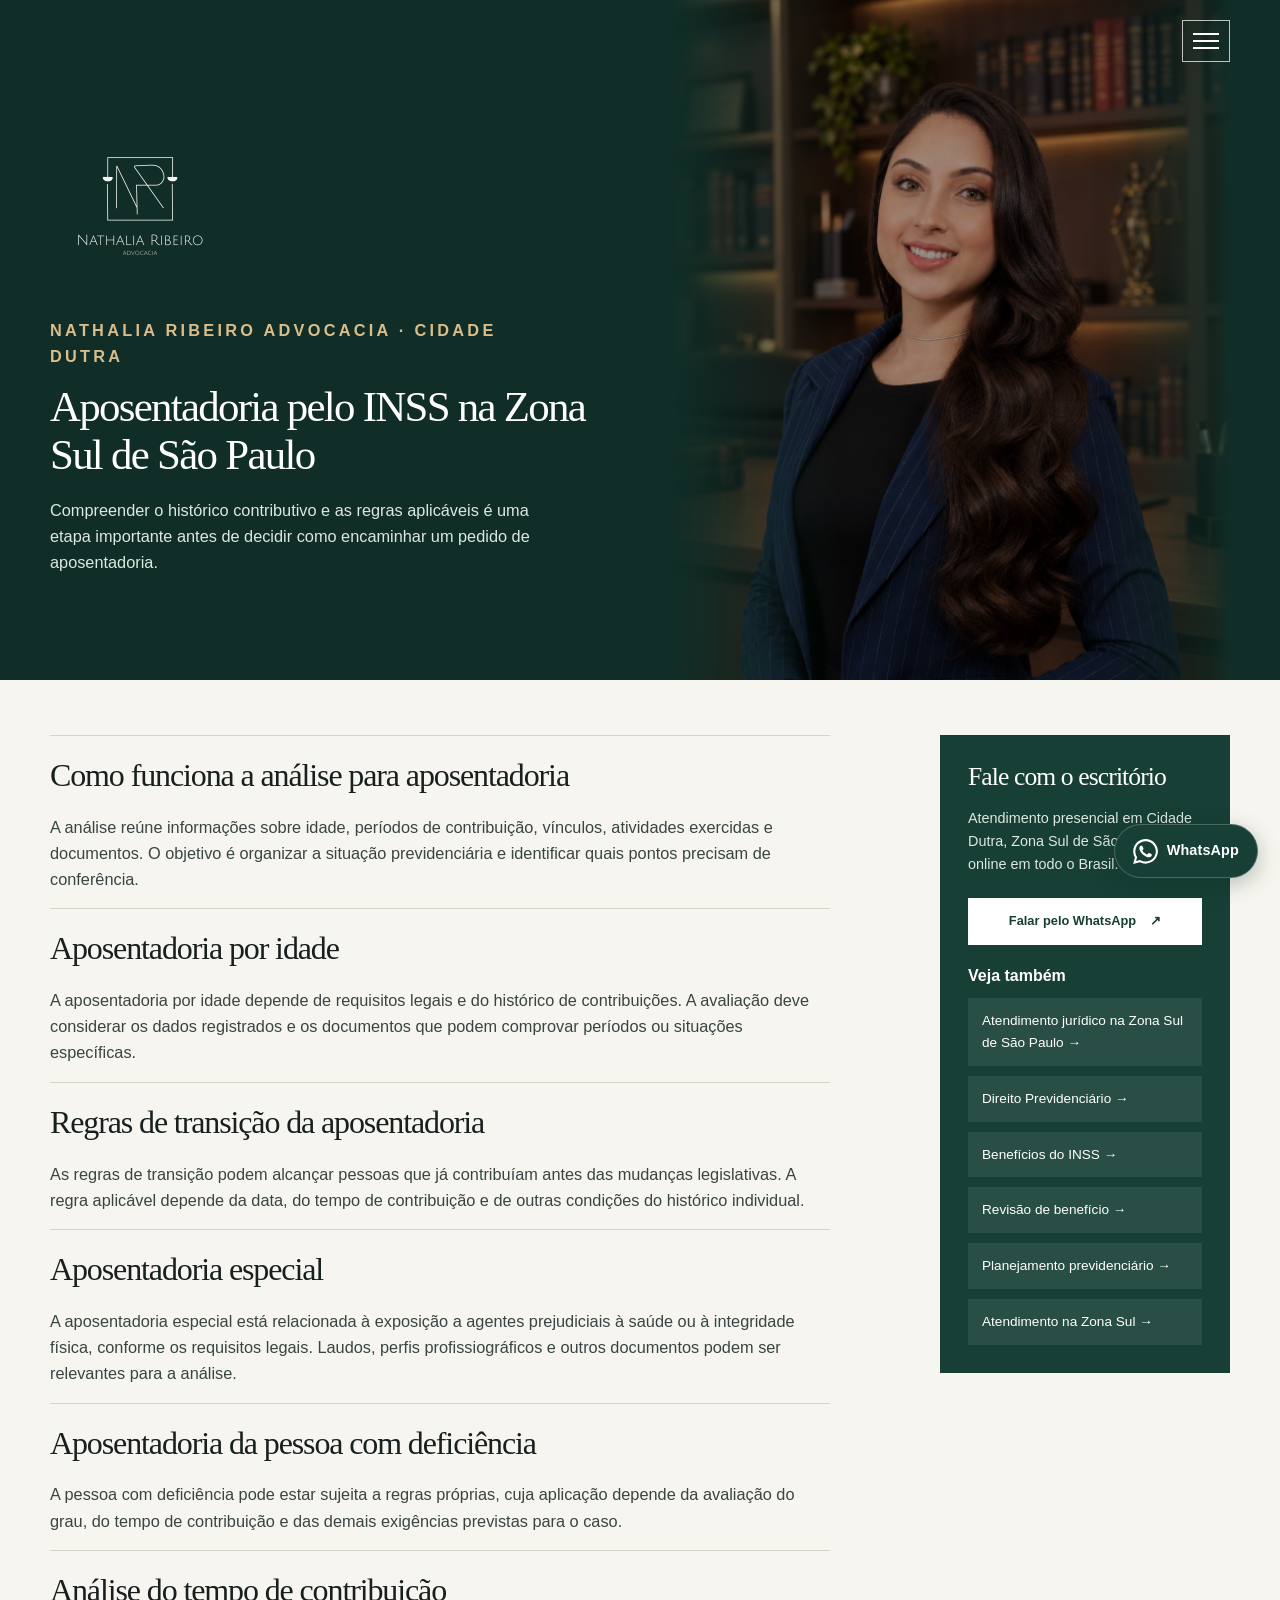
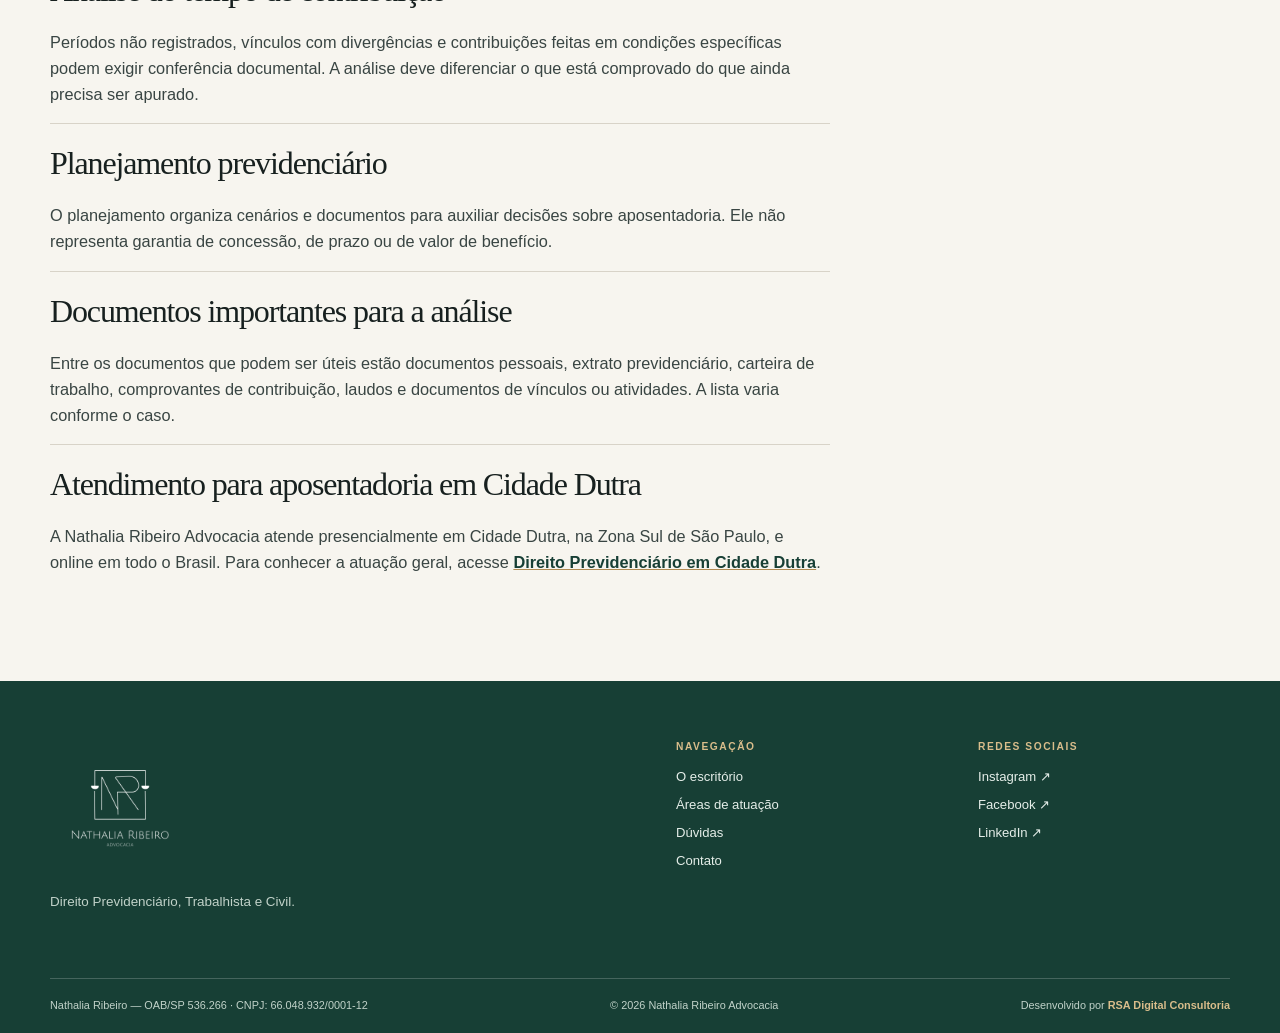
<file: aposentadoria-inss-cidade-dutra/index.html>
<!doctype html>
<html lang="pt-BR">
<head>
  <meta charset="utf-8">
  <meta name="viewport" content="width=device-width, initial-scale=1">
  <title>Aposentadoria pelo INSS em Cidade Dutra | Nathalia Ribeiro</title>
  <meta name="description" content="Análise de aposentadoria pelo INSS em Cidade Dutra e atendimento online em todo o Brasil, com atendimento presencial na Zona Sul de São Paulo.">
  <meta name="robots" content="index, follow">
  <link rel="canonical" href="https://www.nathaliaribeiro.adv.br/aposentadoria-inss-cidade-dutra/">
  <meta property="og:title" content="Aposentadoria pelo INSS em Cidade Dutra | Nathalia Ribeiro">
  <meta property="og:description" content="Análise de aposentadoria pelo INSS em Cidade Dutra e atendimento online em todo o Brasil, com atendimento presencial na Zona Sul de São Paulo.">
  <meta property="og:type" content="article">
  <meta property="og:url" content="https://www.nathaliaribeiro.adv.br/aposentadoria-inss-cidade-dutra/">
  <meta property="og:image" content="https://www.nathaliaribeiro.adv.br/assets/logo.png">
  <meta property="og:site_name" content="Nathalia Ribeiro Advocacia">
  <meta property="og:locale" content="pt_BR">
  <link rel="icon" href="../favicon.ico" type="image/x-icon">
  <link rel="stylesheet" href="../style.css">
  <link rel="stylesheet" href="../internal.css">
  <script type="application/ld+json">{"@context":"https://schema.org","@graph":[{"@type":"WebPage","@id":"https://www.nathaliaribeiro.adv.br/aposentadoria-inss-cidade-dutra/#webpage","url":"https://www.nathaliaribeiro.adv.br/aposentadoria-inss-cidade-dutra/","name":"Aposentadoria pelo INSS em Cidade Dutra | Nathalia Ribeiro","description":"Análise de aposentadoria pelo INSS em Cidade Dutra e atendimento online em todo o Brasil, com atendimento presencial na Zona Sul de São Paulo.","inLanguage":"pt-BR","isPartOf":{"@id":"https://www.nathaliaribeiro.adv.br/#website"}},{"@type":"BreadcrumbList","itemListElement":[{"@type":"ListItem","position":1,"name":"Nathalia Ribeiro Advocacia","item":"https://www.nathaliaribeiro.adv.br/"},{"@type":"ListItem","position":2,"name":"Aposentadoria pelo INSS em Cidade Dutra","item":"https://www.nathaliaribeiro.adv.br/aposentadoria-inss-cidade-dutra/"}]},{"@type":"LegalService","@id":"https://www.nathaliaribeiro.adv.br/#organization","name":"Nathalia Ribeiro Advocacia","url":"https://www.nathaliaribeiro.adv.br/","telephone":"+5511942294767","email":"adv.nathalia.ribeiro@outlook.com","address":{"@type":"PostalAddress","streetAddress":"Rua Padre José Garzotti, nº 167, Sala 2","addressLocality":"São Paulo","addressRegion":"SP","postalCode":"04806-000","addressCountry":"BR"},"sameAs":["https://www.instagram.com/nathalia_ribeiro.adv/","https://www.facebook.com/adv.nathalia.ribeiro","https://www.linkedin.com/in/nathaliaribeiroadv"]}]}</script>
</head>
<body class="internal-page">
  <a class="skip-link" href="#conteudo">Pular para o conteúdo</a>
  <header class="site-header"><div class="container header-inner">
    <a class="menu-brand" href="../" aria-label="Nathalia Ribeiro Advocacia — início"><img src="../assets/logo.png" alt="Nathalia Ribeiro Advocacia" width="180" height="60"></a>
    <button class="menu-toggle" type="button" aria-expanded="false" aria-controls="site-nav" aria-label="Abrir menu"><span></span><span></span><span></span></button>
    <nav id="site-nav" class="site-nav" aria-label="Navegação principal"><a href="../direito-previdenciario-cidade-dutra/">Direito Previdenciário</a><a href="../direito-trabalhista-cidade-dutra/">Direito Trabalhista</a><a href="../direito-civil-cidade-dutra/">Direito Civil</a></nav>
  </div></header>
  <main id="conteudo">
    <section class="internal-hero"><div class="container hero-grid"><div class="hero-copy"><a class="hero-brand" href="../" aria-label="Nathalia Ribeiro Advocacia — início"><img src="../assets/logo.png" alt="Nathalia Ribeiro Advocacia" width="180" height="60"></a><p class="eyebrow">Nathalia Ribeiro Advocacia · Cidade Dutra</p><h1>Aposentadoria pelo INSS na Zona Sul de São Paulo</h1><p class="hero-lede">Compreender o histórico contributivo e as regras aplicáveis é uma etapa importante antes de decidir como encaminhar um pedido de aposentadoria.</p></div><figure class="hero-portrait"><img src="../assets/dra-nathalia-ribeiro.png" alt="Nathalia Ribeiro, advogada" width="1244" height="1264"></figure></div></section>
    <div class="internal-content"><div class="container internal-layout"><article class="article-body"><section><h2>Como funciona a análise para aposentadoria</h2><p>A análise reúne informações sobre idade, períodos de contribuição, vínculos, atividades exercidas e documentos. O objetivo é organizar a situação previdenciária e identificar quais pontos precisam de conferência.</p></section><section><h2>Aposentadoria por idade</h2><p>A aposentadoria por idade depende de requisitos legais e do histórico de contribuições. A avaliação deve considerar os dados registrados e os documentos que podem comprovar períodos ou situações específicas.</p></section><section><h2>Regras de transição da aposentadoria</h2><p>As regras de transição podem alcançar pessoas que já contribuíam antes das mudanças legislativas. A regra aplicável depende da data, do tempo de contribuição e de outras condições do histórico individual.</p></section><section><h2>Aposentadoria especial</h2><p>A aposentadoria especial está relacionada à exposição a agentes prejudiciais à saúde ou à integridade física, conforme os requisitos legais. Laudos, perfis profissiográficos e outros documentos podem ser relevantes para a análise.</p></section><section><h2>Aposentadoria da pessoa com deficiência</h2><p>A pessoa com deficiência pode estar sujeita a regras próprias, cuja aplicação depende da avaliação do grau, do tempo de contribuição e das demais exigências previstas para o caso.</p></section><section><h2>Análise do tempo de contribuição</h2><p>Períodos não registrados, vínculos com divergências e contribuições feitas em condições específicas podem exigir conferência documental. A análise deve diferenciar o que está comprovado do que ainda precisa ser apurado.</p></section><section><h2>Planejamento previdenciário</h2><p>O planejamento organiza cenários e documentos para auxiliar decisões sobre aposentadoria. Ele não representa garantia de concessão, de prazo ou de valor de benefício.</p></section><section><h2>Documentos importantes para a análise</h2><p>Entre os documentos que podem ser úteis estão documentos pessoais, extrato previdenciário, carteira de trabalho, comprovantes de contribuição, laudos e documentos de vínculos ou atividades. A lista varia conforme o caso.</p></section><section><h2>Atendimento para aposentadoria em Cidade Dutra</h2><p>A Nathalia Ribeiro Advocacia atende presencialmente em Cidade Dutra, na Zona Sul de São Paulo, e online em todo o Brasil. Para conhecer a atuação geral, acesse <a href="../direito-previdenciario-cidade-dutra/">Direito Previdenciário em Cidade Dutra</a>.</p></section></article><aside class="article-aside"><h2>Fale com o escritório</h2><p>Atendimento presencial em Cidade Dutra, Zona Sul de São Paulo, e online em todo o Brasil.</p><a class="button" href="https://wa.me/5511942294767?text=Ol%C3%A1%20Nathalia%20Ribeiro%20Advocacia!%20Vim%20pelo%20site%20e%20gostaria%20de%20mais%20informa%C3%A7%C3%B5es." target="_blank" rel="noopener noreferrer">Falar pelo WhatsApp <span aria-hidden="true">↗</span></a><div class="related-links"><strong>Veja também</strong><a href="../advogada-zona-sul-sao-paulo/">Atendimento jurídico na Zona Sul de São Paulo <span aria-hidden="true">→</span></a><a href="../direito-previdenciario-cidade-dutra/">Direito Previdenciário <span aria-hidden="true">→</span></a><a href="../beneficios-inss-cidade-dutra/">Benefícios do INSS <span aria-hidden="true">→</span></a><a href="../revisao-beneficio-inss-cidade-dutra/">Revisão de benefício <span aria-hidden="true">→</span></a><a href="../blog/planejamento-previdenciario-por-onde-comecar/">Planejamento previdenciário <span aria-hidden="true">→</span></a><a href="../advogada-zona-sul-sao-paulo/">Atendimento na Zona Sul <span aria-hidden="true">→</span></a></div></aside></div></div>
  </main>
  <footer class="site-footer"><div class="container footer-grid"><div><img src="../assets/logo.png" alt="Nathalia Ribeiro Advocacia" width="180" height="60"><p>Direito Previdenciário, Trabalhista e Civil.</p></div><div><p class="footer-label">Navegação</p><a href="../#diferenciais">O escritório</a><a href="../#atuacao">Áreas de atuação</a><a href="../#faq">Dúvidas</a><a href="../#contato">Contato</a></div><div><p class="footer-label">Redes sociais</p><a href="https://www.instagram.com/nathalia_ribeiro.adv/" target="_blank" rel="noopener noreferrer">Instagram ↗</a><a href="https://www.facebook.com/adv.nathalia.ribeiro" target="_blank" rel="noopener noreferrer">Facebook ↗</a><a href="https://www.linkedin.com/in/nathaliaribeiroadv" target="_blank" rel="noopener noreferrer">LinkedIn ↗</a></div></div><div class="container footer-bottom"><span>Nathalia Ribeiro — OAB/SP 536.266 · CNPJ: 66.048.932/0001-12</span><span>© <span id="year">2026</span> Nathalia Ribeiro Advocacia</span><span class="footer-credit">Desenvolvido por <a href="https://wa.me/5512988052097?text=Ol%C3%A1%20RSA%20Digital%20Consultoria!%20Vim%20pelo%20site%20da%20Nathalia%20Ribeiro." target="_blank" rel="noopener noreferrer"><strong>RSA Digital Consultoria</strong></a></span></div></footer>
  <a class="whatsapp-float" href="https://wa.me/5511942294767?text=Ol%C3%A1%20Nathalia%20Ribeiro%20Advocacia!%20Vim%20pelo%20site%20e%20gostaria%20de%20mais%20informa%C3%A7%C3%B5es." target="_blank" rel="noopener noreferrer" aria-label="Falar com Nathalia Ribeiro Advocacia pelo WhatsApp"><svg viewBox="0 0 24 24" aria-hidden="true" focusable="false"><path d="M20.5 3.5A11.8 11.8 0 0 0 12.08 0C5.55 0 .24 5.31.24 11.84c0 2.09.55 4.13 1.59 5.92L.14 24l6.39-1.67a11.84 11.84 0 0 0 5.55 1.38h.01c6.52 0 11.83-5.31 11.83-11.84 0-3.16-1.23-6.13-3.42-8.37ZM12.09 21.7h-.01a9.82 9.82 0 0 1-5-1.36l-.36-.21-3.79.99 1.01-3.69-.23-.38a9.8 9.8 0 1 1 8.38 4.65Zm5.38-7.35c-.29-.15-1.72-.85-1.99-.95-.27-.1-.46-.15-.66.15-.19.29-.75.95-.92 1.14-.17.2-.34.22-.63.07-.29-.15-1.27-.47-2.42-1.5-.9-.8-1.51-1.78-1.68-2.08-.18-.29-.02-.45.13-.6.13-.13.29-.34.44-.51.15-.17.19-.29.29-.49.1-.2.05-.37-.02-.52-.07-.15-.66-1.59-.9-2.18-.24-.57-.48-.5-.66-.51h-.56c-.2 0-.52.07-.8.37-.27.29-1.04 1.02-1.04 2.49s1.07 2.89 1.22 3.09c.15.2 2.1 3.2 5.08 4.48.71.31 1.26.5 1.69.64.71.23 1.36.2 1.87.12.57-.09 1.72-.7 1.96-1.37.24-.68.24-1.25.17-1.37-.07-.12-.27-.2-.56-.34Z"/></svg><span>WhatsApp</span></a>
  <script src="../script.js" defer></script>
</body>
</html>
</file>
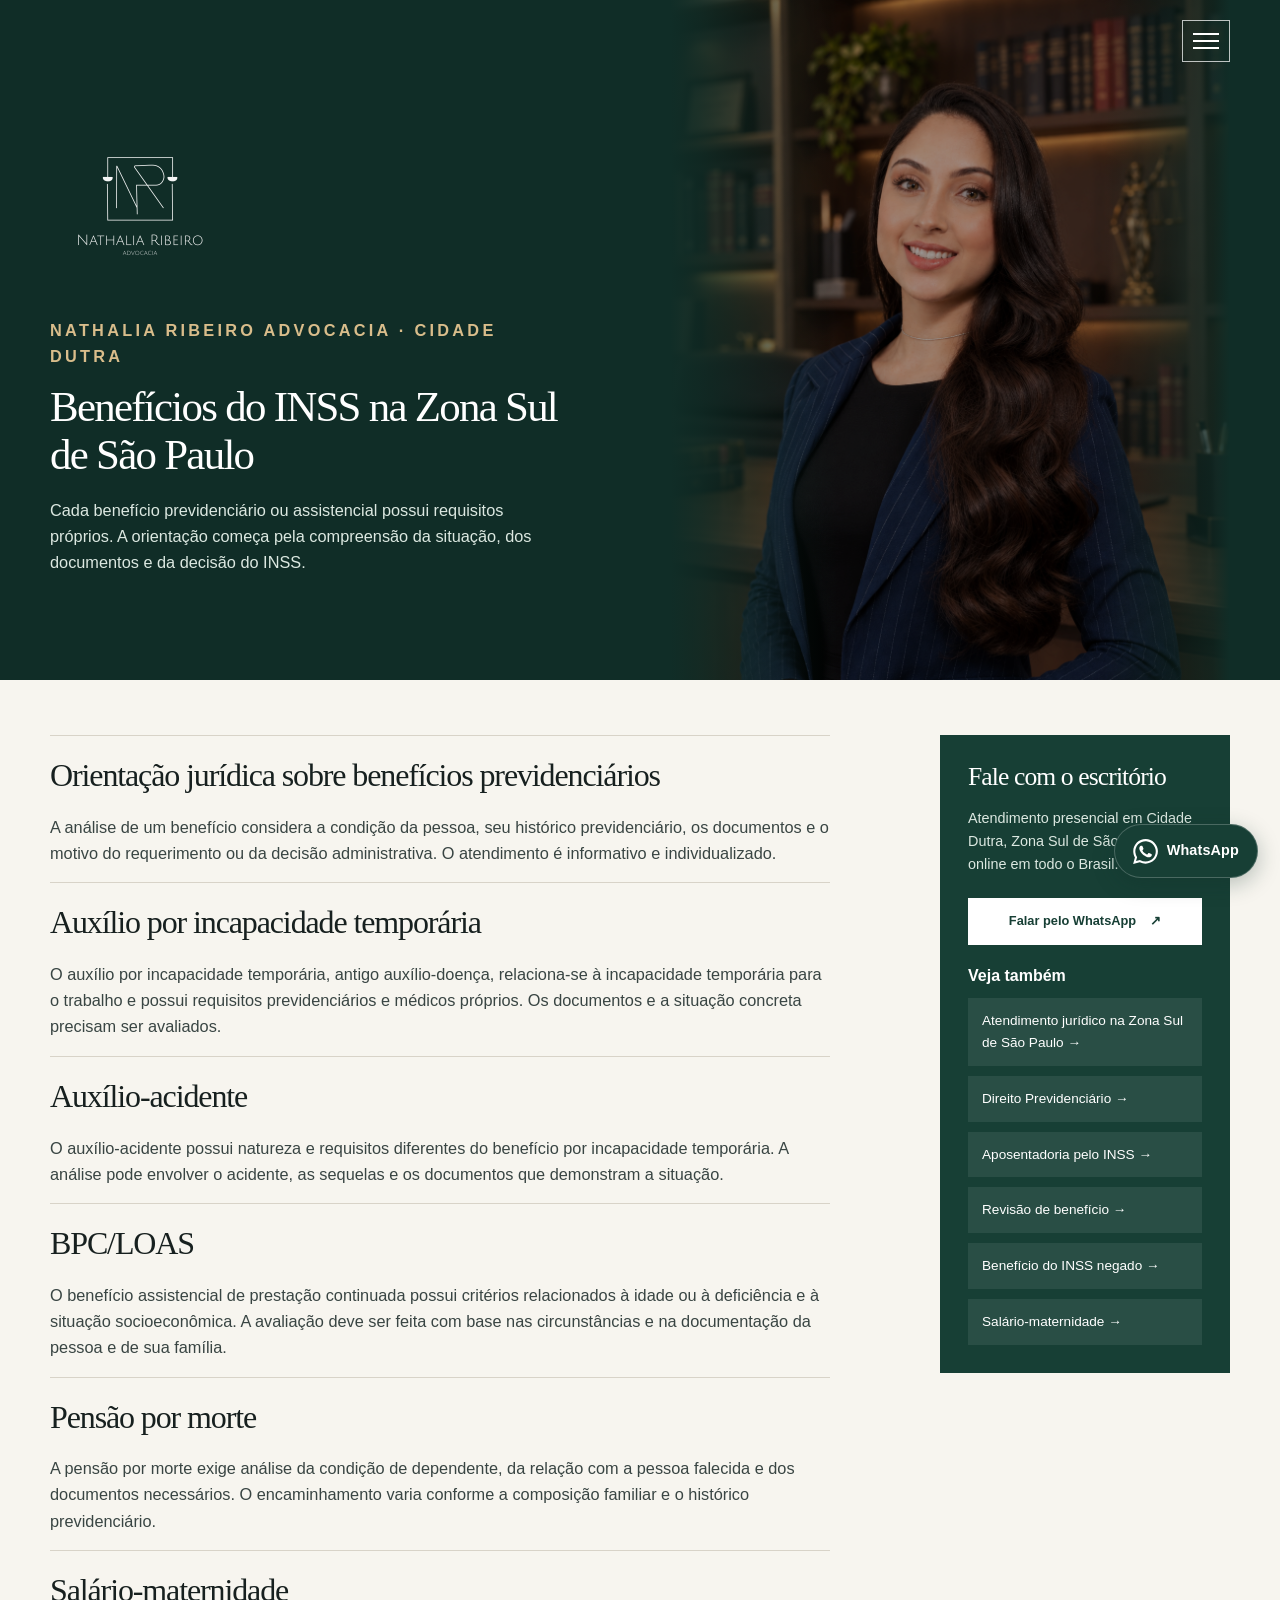
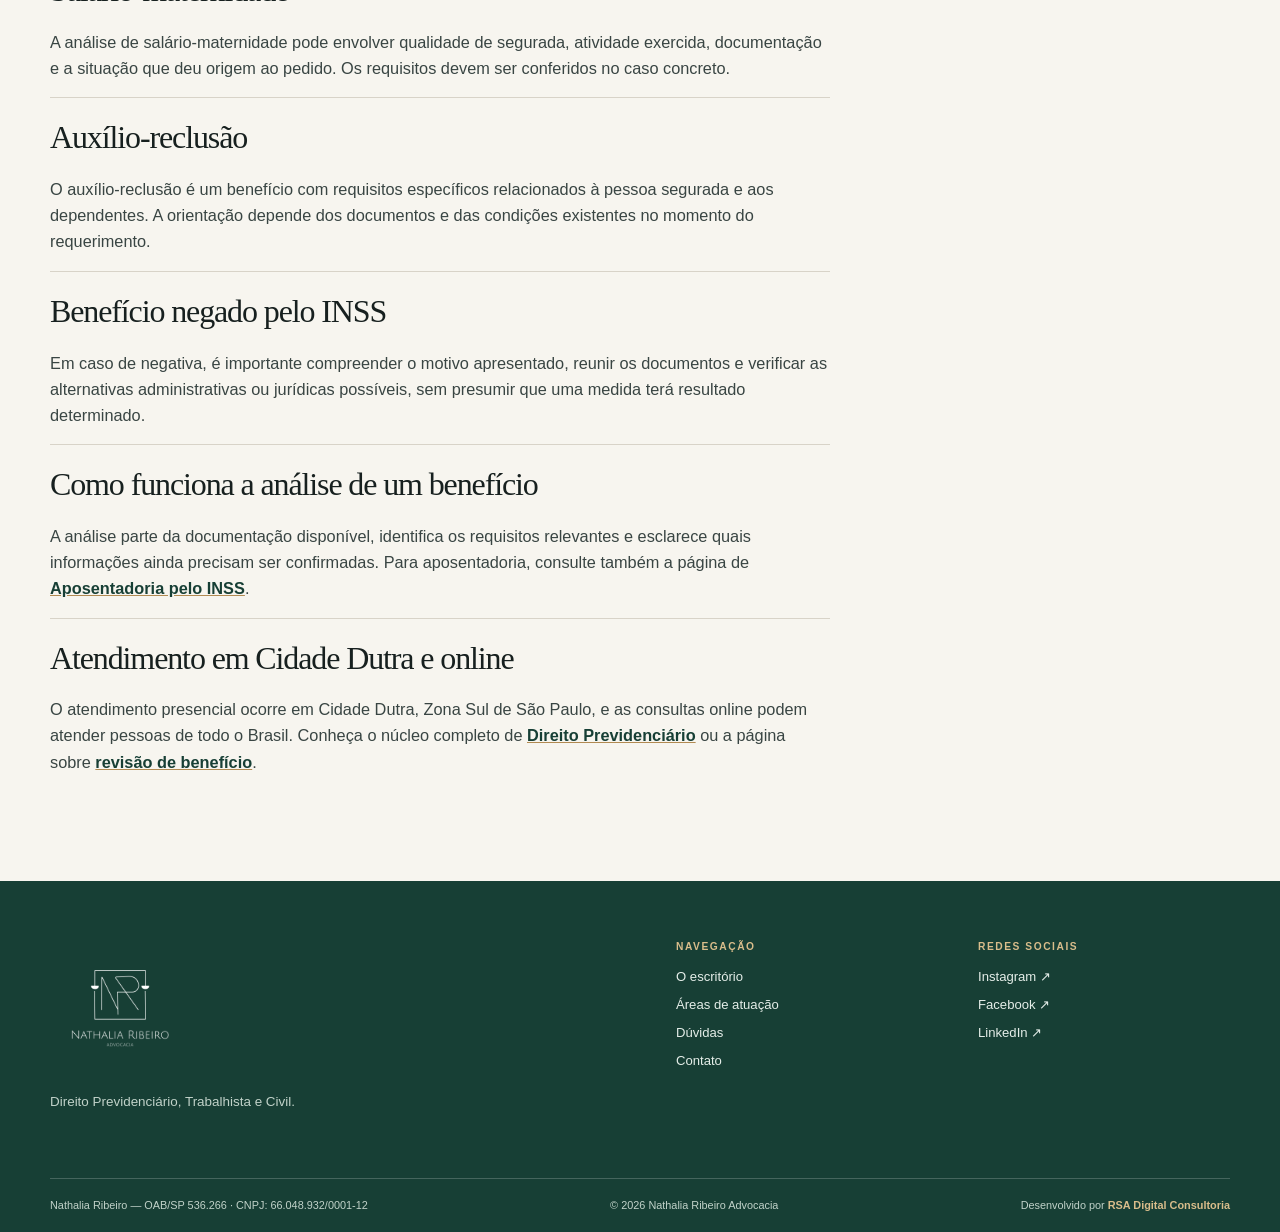
<file: beneficios-inss-cidade-dutra/index.html>
<!doctype html>
<html lang="pt-BR">
<head>
  <meta charset="utf-8">
  <meta name="viewport" content="width=device-width, initial-scale=1">
  <title>Benefícios do INSS em Cidade Dutra | Nathalia Ribeiro</title>
  <meta name="description" content="Orientação sobre benefícios do INSS em Cidade Dutra e atendimento online em todo o Brasil, com atendimento presencial na Zona Sul de São Paulo.">
  <meta name="robots" content="index, follow">
  <link rel="canonical" href="https://www.nathaliaribeiro.adv.br/beneficios-inss-cidade-dutra/">
  <meta property="og:title" content="Benefícios do INSS em Cidade Dutra | Nathalia Ribeiro">
  <meta property="og:description" content="Orientação sobre benefícios do INSS em Cidade Dutra e atendimento online em todo o Brasil, com atendimento presencial na Zona Sul de São Paulo.">
  <meta property="og:type" content="article">
  <meta property="og:url" content="https://www.nathaliaribeiro.adv.br/beneficios-inss-cidade-dutra/">
  <meta property="og:image" content="https://www.nathaliaribeiro.adv.br/assets/logo.png">
  <meta property="og:site_name" content="Nathalia Ribeiro Advocacia">
  <meta property="og:locale" content="pt_BR">
  <link rel="icon" href="../favicon.ico" type="image/x-icon">
  <link rel="stylesheet" href="../style.css">
  <link rel="stylesheet" href="../internal.css">
  <script type="application/ld+json">{"@context":"https://schema.org","@graph":[{"@type":"WebPage","@id":"https://www.nathaliaribeiro.adv.br/beneficios-inss-cidade-dutra/#webpage","url":"https://www.nathaliaribeiro.adv.br/beneficios-inss-cidade-dutra/","name":"Benefícios do INSS em Cidade Dutra | Nathalia Ribeiro","description":"Orientação sobre benefícios do INSS em Cidade Dutra e atendimento online em todo o Brasil, com atendimento presencial na Zona Sul de São Paulo.","inLanguage":"pt-BR","isPartOf":{"@id":"https://www.nathaliaribeiro.adv.br/#website"}},{"@type":"BreadcrumbList","itemListElement":[{"@type":"ListItem","position":1,"name":"Nathalia Ribeiro Advocacia","item":"https://www.nathaliaribeiro.adv.br/"},{"@type":"ListItem","position":2,"name":"Benefícios do INSS em Cidade Dutra","item":"https://www.nathaliaribeiro.adv.br/beneficios-inss-cidade-dutra/"}]},{"@type":"LegalService","@id":"https://www.nathaliaribeiro.adv.br/#organization","name":"Nathalia Ribeiro Advocacia","url":"https://www.nathaliaribeiro.adv.br/","telephone":"+5511942294767","email":"adv.nathalia.ribeiro@outlook.com","address":{"@type":"PostalAddress","streetAddress":"Rua Padre José Garzotti, nº 167, Sala 2","addressLocality":"São Paulo","addressRegion":"SP","postalCode":"04806-000","addressCountry":"BR"},"sameAs":["https://www.instagram.com/nathalia_ribeiro.adv/","https://www.facebook.com/adv.nathalia.ribeiro","https://www.linkedin.com/in/nathaliaribeiroadv"]}]}</script>
</head>
<body class="internal-page">
  <a class="skip-link" href="#conteudo">Pular para o conteúdo</a>
  <header class="site-header"><div class="container header-inner">
    <a class="menu-brand" href="../" aria-label="Nathalia Ribeiro Advocacia — início"><img src="../assets/logo.png" alt="Nathalia Ribeiro Advocacia" width="180" height="60"></a>
    <button class="menu-toggle" type="button" aria-expanded="false" aria-controls="site-nav" aria-label="Abrir menu"><span></span><span></span><span></span></button>
    <nav id="site-nav" class="site-nav" aria-label="Navegação principal"><a href="../direito-previdenciario-cidade-dutra/">Direito Previdenciário</a><a href="../direito-trabalhista-cidade-dutra/">Direito Trabalhista</a><a href="../direito-civil-cidade-dutra/">Direito Civil</a></nav>
  </div></header>
  <main id="conteudo">
    <section class="internal-hero"><div class="container hero-grid"><div class="hero-copy"><a class="hero-brand" href="../" aria-label="Nathalia Ribeiro Advocacia — início"><img src="../assets/logo.png" alt="Nathalia Ribeiro Advocacia" width="180" height="60"></a><p class="eyebrow">Nathalia Ribeiro Advocacia · Cidade Dutra</p><h1>Benefícios do INSS na Zona Sul de São Paulo</h1><p class="hero-lede">Cada benefício previdenciário ou assistencial possui requisitos próprios. A orientação começa pela compreensão da situação, dos documentos e da decisão do INSS.</p></div><figure class="hero-portrait"><img src="../assets/dra-nathalia-ribeiro.png" alt="Nathalia Ribeiro, advogada" width="1244" height="1264"></figure></div></section>
    <div class="internal-content"><div class="container internal-layout"><article class="article-body"><section><h2>Orientação jurídica sobre benefícios previdenciários</h2><p>A análise de um benefício considera a condição da pessoa, seu histórico previdenciário, os documentos e o motivo do requerimento ou da decisão administrativa. O atendimento é informativo e individualizado.</p></section><section><h2>Auxílio por incapacidade temporária</h2><p>O auxílio por incapacidade temporária, antigo auxílio-doença, relaciona-se à incapacidade temporária para o trabalho e possui requisitos previdenciários e médicos próprios. Os documentos e a situação concreta precisam ser avaliados.</p></section><section><h2>Auxílio-acidente</h2><p>O auxílio-acidente possui natureza e requisitos diferentes do benefício por incapacidade temporária. A análise pode envolver o acidente, as sequelas e os documentos que demonstram a situação.</p></section><section><h2>BPC/LOAS</h2><p>O benefício assistencial de prestação continuada possui critérios relacionados à idade ou à deficiência e à situação socioeconômica. A avaliação deve ser feita com base nas circunstâncias e na documentação da pessoa e de sua família.</p></section><section><h2>Pensão por morte</h2><p>A pensão por morte exige análise da condição de dependente, da relação com a pessoa falecida e dos documentos necessários. O encaminhamento varia conforme a composição familiar e o histórico previdenciário.</p></section><section><h2>Salário-maternidade</h2><p>A análise de salário-maternidade pode envolver qualidade de segurada, atividade exercida, documentação e a situação que deu origem ao pedido. Os requisitos devem ser conferidos no caso concreto.</p></section><section><h2>Auxílio-reclusão</h2><p>O auxílio-reclusão é um benefício com requisitos específicos relacionados à pessoa segurada e aos dependentes. A orientação depende dos documentos e das condições existentes no momento do requerimento.</p></section><section><h2>Benefício negado pelo INSS</h2><p>Em caso de negativa, é importante compreender o motivo apresentado, reunir os documentos e verificar as alternativas administrativas ou jurídicas possíveis, sem presumir que uma medida terá resultado determinado.</p></section><section><h2>Como funciona a análise de um benefício</h2><p>A análise parte da documentação disponível, identifica os requisitos relevantes e esclarece quais informações ainda precisam ser confirmadas. Para aposentadoria, consulte também a página de <a href="../aposentadoria-inss-cidade-dutra/">Aposentadoria pelo INSS</a>.</p></section><section><h2>Atendimento em Cidade Dutra e online</h2><p>O atendimento presencial ocorre em Cidade Dutra, Zona Sul de São Paulo, e as consultas online podem atender pessoas de todo o Brasil. Conheça o núcleo completo de <a href="../direito-previdenciario-cidade-dutra/">Direito Previdenciário</a> ou a página sobre <a href="../revisao-beneficio-inss-cidade-dutra/">revisão de benefício</a>.</p></section></article><aside class="article-aside"><h2>Fale com o escritório</h2><p>Atendimento presencial em Cidade Dutra, Zona Sul de São Paulo, e online em todo o Brasil.</p><a class="button" href="https://wa.me/5511942294767?text=Ol%C3%A1%20Nathalia%20Ribeiro%20Advocacia!%20Vim%20pelo%20site%20e%20gostaria%20de%20mais%20informa%C3%A7%C3%B5es." target="_blank" rel="noopener noreferrer">Falar pelo WhatsApp <span aria-hidden="true">↗</span></a><div class="related-links"><strong>Veja também</strong><a href="../advogada-zona-sul-sao-paulo/">Atendimento jurídico na Zona Sul de São Paulo <span aria-hidden="true">→</span></a><a href="../direito-previdenciario-cidade-dutra/">Direito Previdenciário <span aria-hidden="true">→</span></a><a href="../aposentadoria-inss-cidade-dutra/">Aposentadoria pelo INSS <span aria-hidden="true">→</span></a><a href="../revisao-beneficio-inss-cidade-dutra/">Revisão de benefício <span aria-hidden="true">→</span></a><a href="../blog/beneficio-inss-negado/">Benefício do INSS negado <span aria-hidden="true">→</span></a><a href="../blog/salario-maternidade-sem-carteira-assinada/">Salário-maternidade <span aria-hidden="true">→</span></a></div></aside></div></div>
  </main>
  <footer class="site-footer"><div class="container footer-grid"><div><img src="../assets/logo.png" alt="Nathalia Ribeiro Advocacia" width="180" height="60"><p>Direito Previdenciário, Trabalhista e Civil.</p></div><div><p class="footer-label">Navegação</p><a href="../#diferenciais">O escritório</a><a href="../#atuacao">Áreas de atuação</a><a href="../#faq">Dúvidas</a><a href="../#contato">Contato</a></div><div><p class="footer-label">Redes sociais</p><a href="https://www.instagram.com/nathalia_ribeiro.adv/" target="_blank" rel="noopener noreferrer">Instagram ↗</a><a href="https://www.facebook.com/adv.nathalia.ribeiro" target="_blank" rel="noopener noreferrer">Facebook ↗</a><a href="https://www.linkedin.com/in/nathaliaribeiroadv" target="_blank" rel="noopener noreferrer">LinkedIn ↗</a></div></div><div class="container footer-bottom"><span>Nathalia Ribeiro — OAB/SP 536.266 · CNPJ: 66.048.932/0001-12</span><span>© <span id="year">2026</span> Nathalia Ribeiro Advocacia</span><span class="footer-credit">Desenvolvido por <a href="https://wa.me/5512988052097?text=Ol%C3%A1%20RSA%20Digital%20Consultoria!%20Vim%20pelo%20site%20da%20Nathalia%20Ribeiro." target="_blank" rel="noopener noreferrer"><strong>RSA Digital Consultoria</strong></a></span></div></footer>
  <a class="whatsapp-float" href="https://wa.me/5511942294767?text=Ol%C3%A1%20Nathalia%20Ribeiro%20Advocacia!%20Vim%20pelo%20site%20e%20gostaria%20de%20mais%20informa%C3%A7%C3%B5es." target="_blank" rel="noopener noreferrer" aria-label="Falar com Nathalia Ribeiro Advocacia pelo WhatsApp"><svg viewBox="0 0 24 24" aria-hidden="true" focusable="false"><path d="M20.5 3.5A11.8 11.8 0 0 0 12.08 0C5.55 0 .24 5.31.24 11.84c0 2.09.55 4.13 1.59 5.92L.14 24l6.39-1.67a11.84 11.84 0 0 0 5.55 1.38h.01c6.52 0 11.83-5.31 11.83-11.84 0-3.16-1.23-6.13-3.42-8.37ZM12.09 21.7h-.01a9.82 9.82 0 0 1-5-1.36l-.36-.21-3.79.99 1.01-3.69-.23-.38a9.8 9.8 0 1 1 8.38 4.65Zm5.38-7.35c-.29-.15-1.72-.85-1.99-.95-.27-.1-.46-.15-.66.15-.19.29-.75.95-.92 1.14-.17.2-.34.22-.63.07-.29-.15-1.27-.47-2.42-1.5-.9-.8-1.51-1.78-1.68-2.08-.18-.29-.02-.45.13-.6.13-.13.29-.34.44-.51.15-.17.19-.29.29-.49.1-.2.05-.37-.02-.52-.07-.15-.66-1.59-.9-2.18-.24-.57-.48-.5-.66-.51h-.56c-.2 0-.52.07-.8.37-.27.29-1.04 1.02-1.04 2.49s1.07 2.89 1.22 3.09c.15.2 2.1 3.2 5.08 4.48.71.31 1.26.5 1.69.64.71.23 1.36.2 1.87.12.57-.09 1.72-.7 1.96-1.37.24-.68.24-1.25.17-1.37-.07-.12-.27-.2-.56-.34Z"/></svg><span>WhatsApp</span></a>
  <script src="../script.js" defer></script>
</body>
</html>
</file>
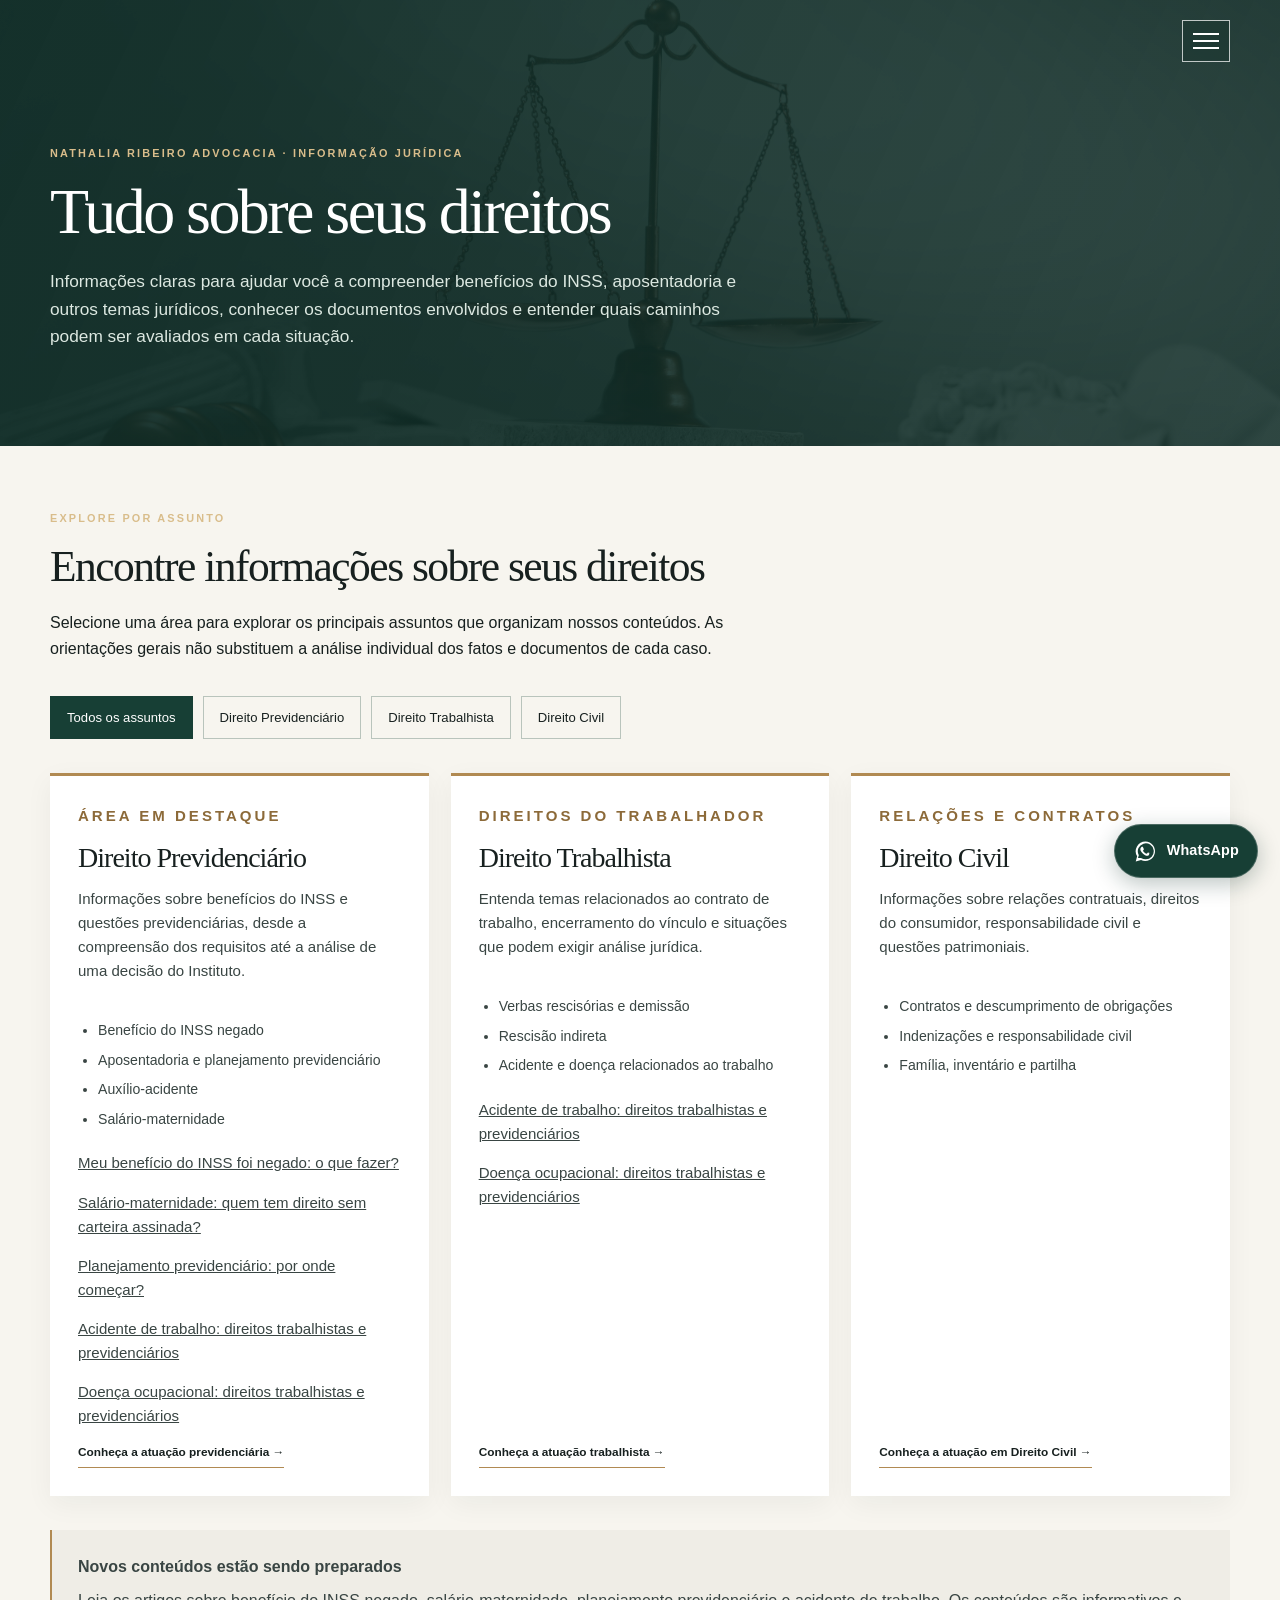
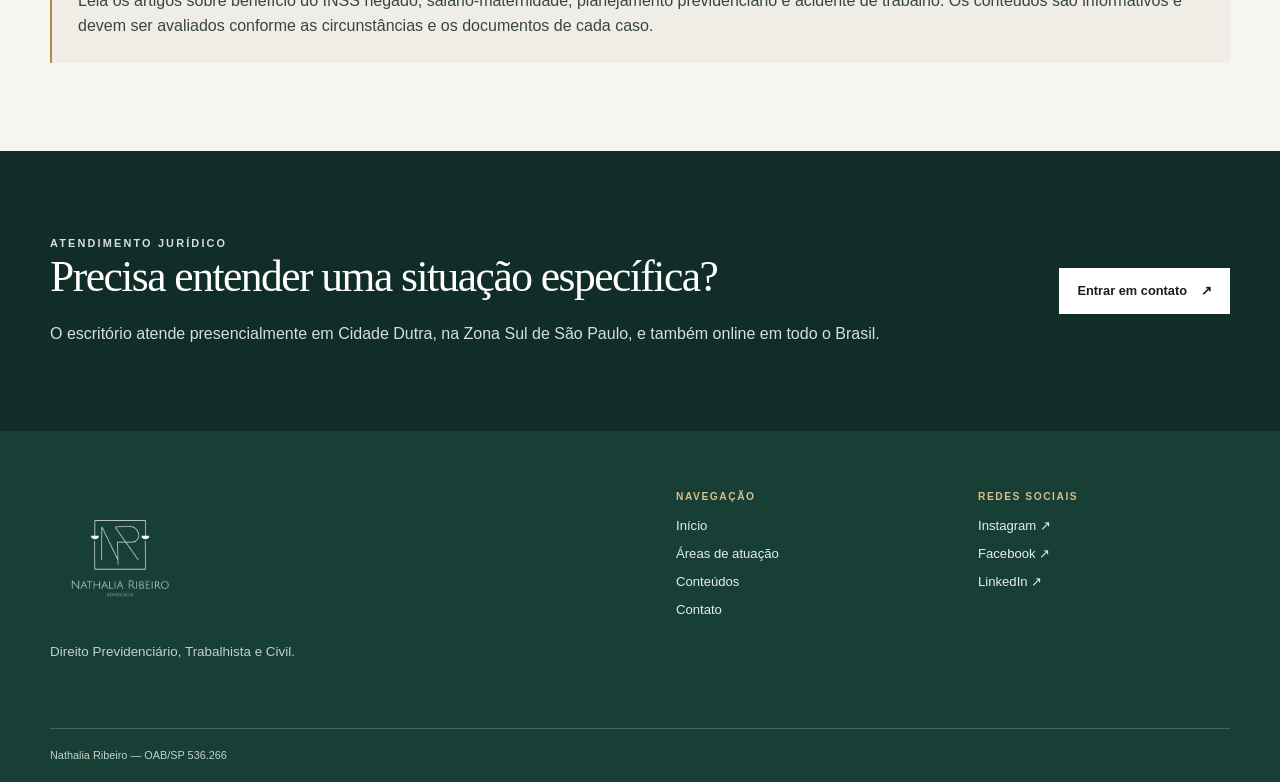
<file: blog/index.html>
<!doctype html>
<html lang="pt-BR">
<head>
  <meta charset="utf-8">
  <meta name="viewport" content="width=device-width, initial-scale=1">
  <title>Tudo sobre seus direitos | Nathalia Ribeiro Advocacia</title>
  <meta name="description" content="Informações sobre benefícios do INSS, aposentadoria, auxílio-acidente, salário-maternidade, Direito Trabalhista e Civil. Atendimento presencial em Cidade Dutra e online em todo o Brasil.">
  <meta name="author" content="Nathalia Ribeiro Advocacia">
  <meta name="robots" content="index, follow">
  <meta name="theme-color" content="#17201f">
  <link rel="canonical" href="https://www.nathaliaribeiro.adv.br/blog/">
  <meta property="og:title" content="Tudo sobre seus direitos | Nathalia Ribeiro Advocacia">
  <meta property="og:description" content="Informações jurídicas sobre benefícios do INSS, aposentadoria, auxílio-acidente, salário-maternidade e outras áreas do Direito.">
  <meta property="og:type" content="website">
  <meta property="og:url" content="https://www.nathaliaribeiro.adv.br/blog/">
  <meta property="og:image" content="https://www.nathaliaribeiro.adv.br/assets/dra-nathalia-ribeiro.png">
  <meta property="og:site_name" content="Nathalia Ribeiro Advocacia">
  <meta property="og:locale" content="pt_BR">
  <link rel="icon" href="../favicon.ico" type="image/x-icon">
  <link rel="stylesheet" href="../style.css">
  <link rel="stylesheet" href="../internal.css">
  <script type="application/ld+json">
  {
    "@context": "https://schema.org",
    "@graph": [
      {"@type":"CollectionPage","@id":"https://www.nathaliaribeiro.adv.br/blog/#webpage","url":"https://www.nathaliaribeiro.adv.br/blog/","name":"Tudo sobre seus direitos","description":"Conteúdos jurídicos sobre benefícios do INSS, aposentadoria, auxílio-acidente, salário-maternidade, Direito Trabalhista e Civil.","inLanguage":"pt-BR","isPartOf":{"@id":"https://www.nathaliaribeiro.adv.br/#website"},"about":{"@id":"https://www.nathaliaribeiro.adv.br/#organization"}},
      {"@type":"BreadcrumbList","itemListElement":[{"@type":"ListItem","position":1,"name":"Início","item":"https://www.nathaliaribeiro.adv.br/"},{"@type":"ListItem","position":2,"name":"Blog Jurídico","item":"https://www.nathaliaribeiro.adv.br/blog/"}]}
    ]
  }
  </script>
  <style>
    .blog-hero{background:linear-gradient(115deg,rgba(16,45,39,.97),rgba(16,45,39,.83)),url('../assets/background-direito-previdenciario.jpg') center/cover;color:#fff;padding:145px 0 78px}
    .blog-hero h1{max-width:800px;font-size:clamp(2.5rem,5vw,4.4rem)}
    .blog-hero .lead{max-width:720px;color:#dce8e1;font-size:1.08rem}
    .blog-content{padding:64px 0 88px}.blog-intro{max-width:760px;margin-bottom:34px}
    .blog-filters{display:flex;flex-wrap:wrap;gap:10px;margin:28px 0 34px}
    .blog-filter{border:1px solid #b9c4bc;background:transparent;color:#17201f;padding:10px 16px;font:inherit;font-size:.82rem;cursor:pointer}
    .blog-filter[aria-pressed="true"],.blog-filter:hover,.blog-filter:focus{background:#173f35;color:#fff;border-color:#173f35}
    .blog-grid{display:grid;grid-template-columns:repeat(3,minmax(0,1fr));gap:22px}
    .blog-card{display:flex;flex-direction:column;align-items:flex-start;min-height:330px;padding:28px;background:#fff;border-top:3px solid #b18a52;box-shadow:0 8px 26px rgba(23,32,31,.05)}
    .blog-card[hidden]{display:none}.blog-card .eyebrow{color:#8c6a39}.blog-card h2{font-size:1.75rem;margin-bottom:14px}
    .blog-card p{color:#394543;font-size:.94rem}.blog-card ul{padding-left:20px;color:#394543;font-size:.88rem}
    .blog-card li{margin:7px 0}.blog-card .text-link{margin-top:auto}
    .blog-note{margin-top:34px;padding:24px 26px;border-left:2px solid #b18a52;background:#efede6;color:#394543}
    .blog-cta{display:flex;justify-content:space-between;align-items:center;gap:28px}.blog-cta p{margin-bottom:0}
    @media(max-width:800px){.blog-grid{grid-template-columns:1fr}.blog-card{min-height:0}.blog-hero{padding:118px 0 58px}.blog-content{padding:42px 0 60px}.blog-cta{align-items:flex-start;flex-direction:column}}
  </style>
</head>
<body class="internal-page">
  <a class="skip-link" href="#conteudo">Pular para o conteúdo</a>
  <header class="site-header">
    <div class="container header-inner">
      <a class="menu-brand" href="../" aria-label="Nathalia Ribeiro Advocacia — início"><img src="../assets/logo.png" alt="Nathalia Ribeiro Advocacia" width="180" height="60"></a>
      <button class="menu-toggle" type="button" aria-expanded="false" aria-controls="site-nav" aria-label="Abrir menu"><span></span><span></span><span></span></button>
      <nav id="site-nav" class="site-nav" aria-label="Navegação principal">
        <a href="../direito-previdenciario-cidade-dutra/">Direito Previdenciário</a>
        <a href="../direito-trabalhista-cidade-dutra/">Direito Trabalhista</a>
        <a href="../direito-civil-cidade-dutra/">Direito Civil</a>
        <a href="../advogada-zona-sul-sao-paulo/">Atendimento na Zona Sul</a>
        <a href="./" aria-current="page">Blog Jurídico</a>
      </nav>
    </div>
  </header>
  <main id="conteudo">
    <section class="blog-hero"><div class="container">
      <p class="eyebrow eyebrow-light">Nathalia Ribeiro Advocacia · Informação jurídica</p>
      <h1>Tudo sobre seus direitos</h1>
      <p class="lead">Informações claras para ajudar você a compreender benefícios do INSS, aposentadoria e outros temas jurídicos, conhecer os documentos envolvidos e entender quais caminhos podem ser avaliados em cada situação.</p>
    </div></section>
    <section class="blog-content"><div class="container">
      <div class="blog-intro"><p class="eyebrow">Explore por assunto</p><h2>Encontre informações sobre seus direitos</h2>
        <p>Selecione uma área para explorar os principais assuntos que organizam nossos conteúdos. As orientações gerais não substituem a análise individual dos fatos e documentos de cada caso.</p></div>
      <div class="blog-filters" role="group" aria-label="Filtrar conteúdos por área">
        <button class="blog-filter" type="button" data-filter="all" aria-pressed="true">Todos os assuntos</button>
        <button class="blog-filter" type="button" data-filter="previdenciario" aria-pressed="false">Direito Previdenciário</button>
        <button class="blog-filter" type="button" data-filter="trabalhista" aria-pressed="false">Direito Trabalhista</button>
        <button class="blog-filter" type="button" data-filter="civil" aria-pressed="false">Direito Civil</button>
      </div>
      <div class="blog-grid" id="blog-categories">
        <article class="blog-card" data-category="previdenciario">
          <p class="eyebrow">Área em destaque</p><h2>Direito Previdenciário</h2>
          <p>Informações sobre benefícios do INSS e questões previdenciárias, desde a compreensão dos requisitos até a análise de uma decisão do Instituto.</p>
          <ul><li>Benefício do INSS negado</li><li>Aposentadoria e planejamento previdenciário</li><li>Auxílio-acidente</li><li>Salário-maternidade</li></ul>
          <p><a href="beneficio-inss-negado/">Meu benefício do INSS foi negado: o que fazer?</a></p>
          <p><a href="salario-maternidade-sem-carteira-assinada/">Salário-maternidade: quem tem direito sem carteira assinada?</a></p>
          <p><a href="planejamento-previdenciario-por-onde-comecar/">Planejamento previdenciário: por onde começar?</a></p>
          <p><a href="acidente-de-trabalho-direitos-trabalhistas-previdenciarios/">Acidente de trabalho: direitos trabalhistas e previdenciários</a></p>
          <p><a href="doenca-ocupacional-direitos-trabalhistas-previdenciarios/">Doença ocupacional: direitos trabalhistas e previdenciários</a></p>
          <a class="text-link" href="../direito-previdenciario-cidade-dutra/">Conheça a atuação previdenciária <span aria-hidden="true">→</span></a>
        </article>
        <article class="blog-card" data-category="trabalhista">
          <p class="eyebrow">Direitos do trabalhador</p><h2>Direito Trabalhista</h2>
          <p>Entenda temas relacionados ao contrato de trabalho, encerramento do vínculo e situações que podem exigir análise jurídica.</p>
          <ul><li>Verbas rescisórias e demissão</li><li>Rescisão indireta</li><li>Acidente e doença relacionados ao trabalho</li></ul>
          <p><a href="acidente-de-trabalho-direitos-trabalhistas-previdenciarios/">Acidente de trabalho: direitos trabalhistas e previdenciários</a></p>
          <p><a href="doenca-ocupacional-direitos-trabalhistas-previdenciarios/">Doença ocupacional: direitos trabalhistas e previdenciários</a></p>
          <a class="text-link" href="../direito-trabalhista-cidade-dutra/">Conheça a atuação trabalhista <span aria-hidden="true">→</span></a>
        </article>
        <article class="blog-card" data-category="civil">
          <p class="eyebrow">Relações e contratos</p><h2>Direito Civil</h2>
          <p>Informações sobre relações contratuais, direitos do consumidor, responsabilidade civil e questões patrimoniais.</p>
          <ul><li>Contratos e descumprimento de obrigações</li><li>Indenizações e responsabilidade civil</li><li>Família, inventário e partilha</li></ul>
          <a class="text-link" href="../direito-civil-cidade-dutra/">Conheça a atuação em Direito Civil <span aria-hidden="true">→</span></a>
        </article>
      </div>
      <div class="blog-note"><strong>Novos conteúdos estão sendo preparados</strong>
        <p style="margin:8px 0 0">Leia os artigos sobre benefício do INSS negado, salário-maternidade, planejamento previdenciário e acidente de trabalho. Os conteúdos são informativos e devem ser avaliados conforme as circunstâncias e os documentos de cada caso.</p>
      </div>
    </div></section>
    <section class="section section-ink"><div class="container blog-cta"><div>
      <p class="eyebrow eyebrow-light">Atendimento jurídico</p><h2>Precisa entender uma situação específica?</h2>
      <p>O escritório atende presencialmente em Cidade Dutra, na Zona Sul de São Paulo, e também online em todo o Brasil.</p>
    </div><a class="button button-light" href="https://wa.me/5511942294767?text=Ol%C3%A1%20Nathalia%20Ribeiro%20Advocacia%2C%20acessei%20a%20p%C3%A1gina%20de%20conte%C3%BAdos%20e%20gostaria%20de%20informa%C3%A7%C3%B5es." target="_blank" rel="noopener noreferrer">Entrar em contato <span aria-hidden="true">↗</span></a></div></section>
  </main>
  <footer class="site-footer"><div class="container footer-grid">
    <div><img src="../assets/logo.png" alt="Nathalia Ribeiro Advocacia" width="180" height="60"><p>Direito Previdenciário, Trabalhista e Civil.</p></div>
    <div><p class="footer-label">Navegação</p><a href="../">Início</a><a href="../#atuacao">Áreas de atuação</a><a href="./">Conteúdos</a><a href="../#contato">Contato</a></div>
    <div><p class="footer-label">Redes sociais</p><a href="https://www.instagram.com/nathalia_ribeiro.adv/" target="_blank" rel="noopener noreferrer">Instagram ↗</a><a href="https://www.facebook.com/adv.nathalia.ribeiro" target="_blank" rel="noopener noreferrer">Facebook ↗</a><a href="https://www.linkedin.com/in/nathaliaribeiroadv" target="_blank" rel="noopener noreferrer">LinkedIn ↗</a></div>
  </div><div class="container footer-bottom"><span>Nathalia Ribeiro — OAB/SP 536.266</span></div></footer>
  <script>
    (function () {
      const buttons = document.querySelectorAll('.blog-filter');
      const cards = document.querySelectorAll('.blog-card');
      buttons.forEach(function (button) {
        button.addEventListener('click', function () {
          const selected = button.dataset.filter;
          buttons.forEach(function (item) { item.setAttribute('aria-pressed', String(item === button)); });
          cards.forEach(function (card) { card.hidden = selected !== 'all' && card.dataset.category !== selected; });
        });
      });
    }());
  </script>
  <script src="../script.js"></script>
</body>
</html>
</file>
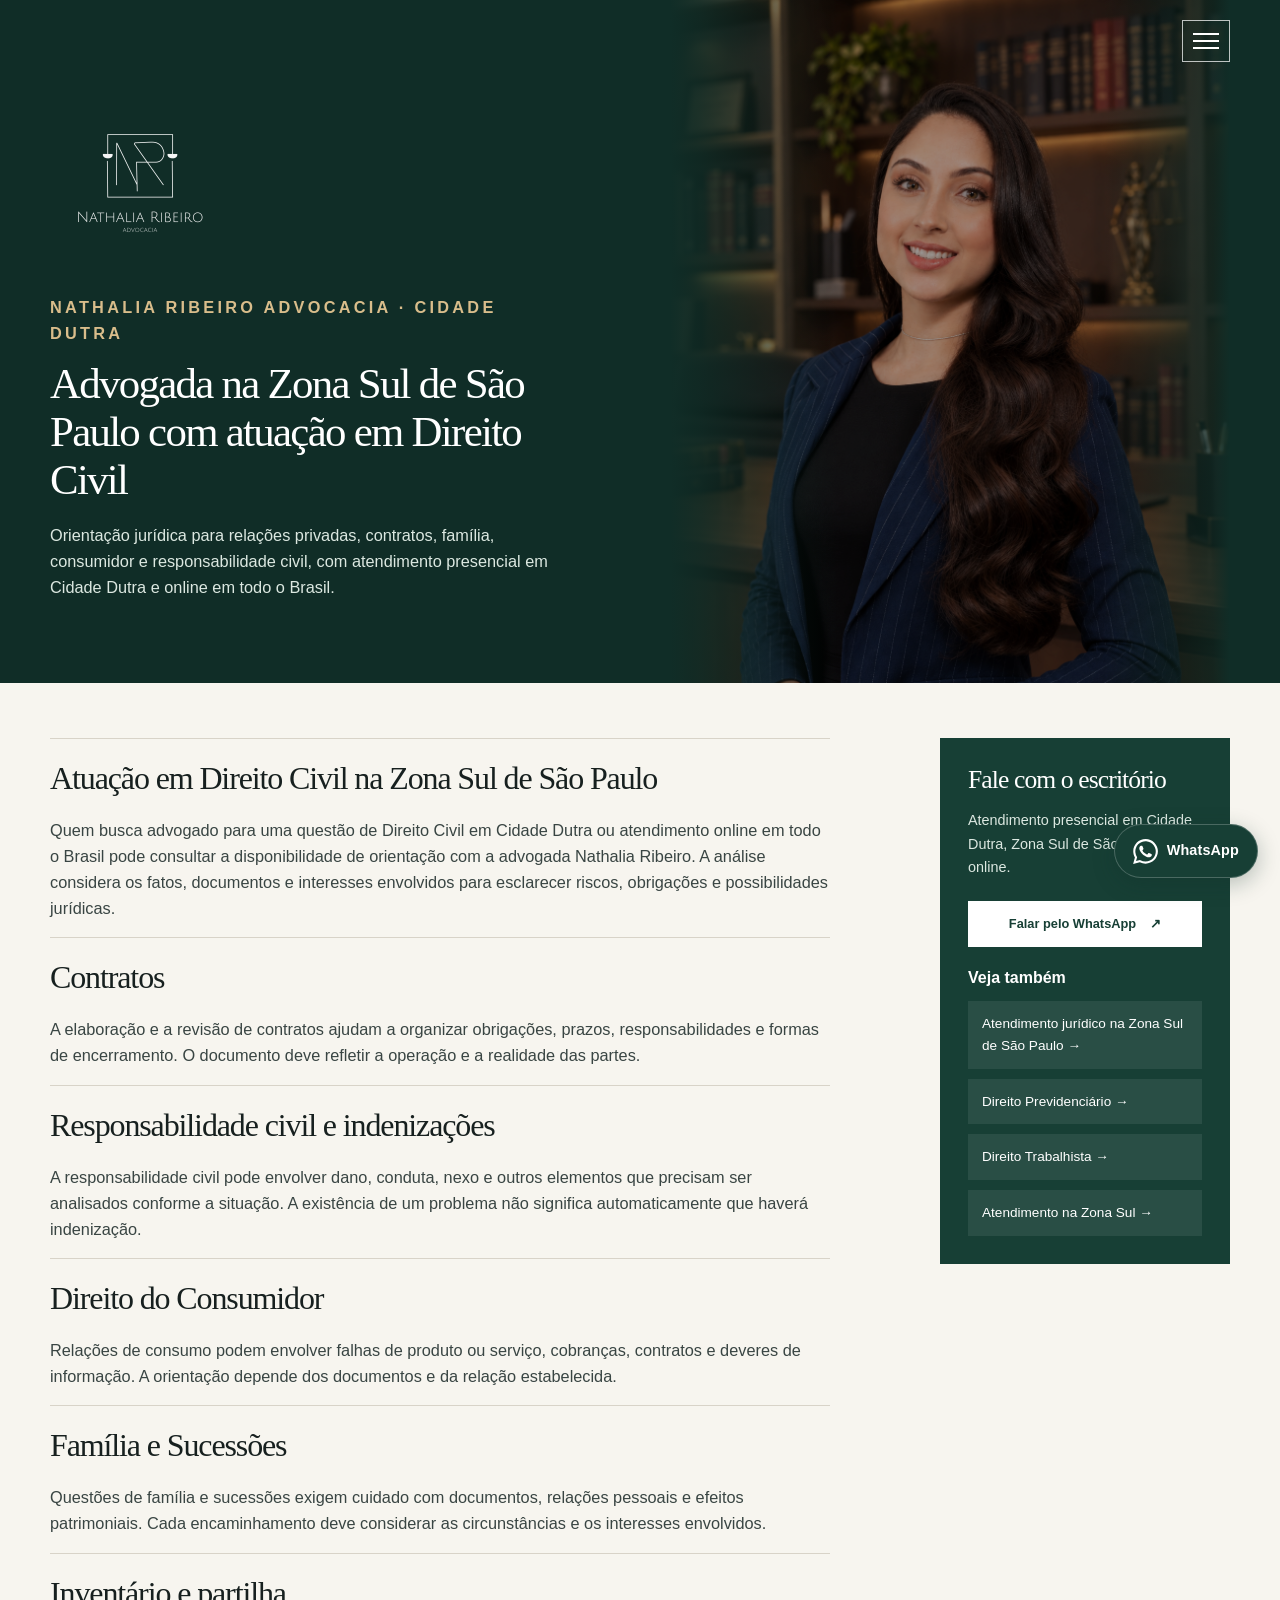
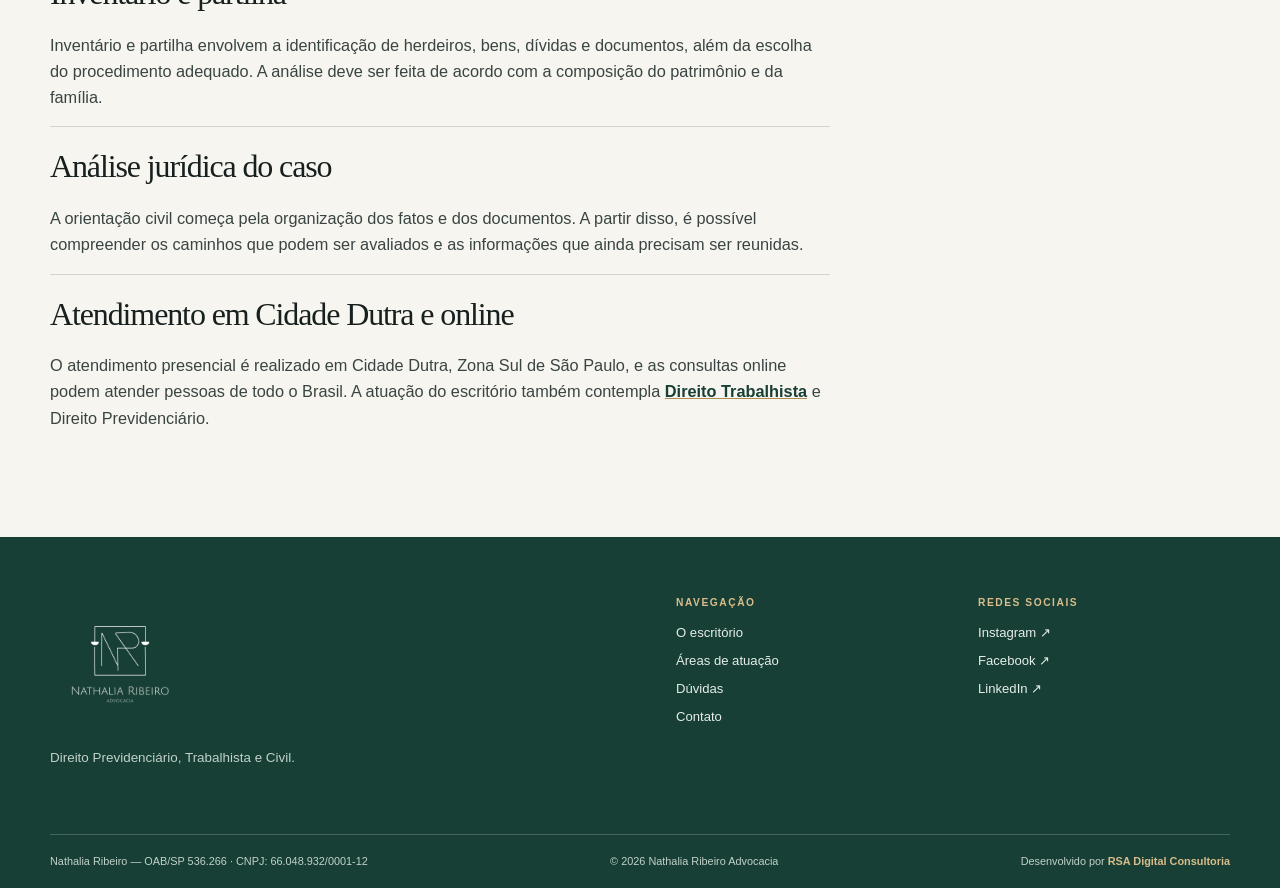
<file: direito-civil-cidade-dutra/index.html>
<!doctype html>
<html lang="pt-BR">
<head>
  <meta charset="utf-8">
  <meta name="viewport" content="width=device-width, initial-scale=1">
  <title>Direito Civil em Cidade Dutra | Nathalia Ribeiro</title>
  <meta name="description" content="Orientação em Direito Civil para quem busca advogado em Cidade Dutra ou atendimento online em todo o Brasil. Atendimento presencial na Zona Sul de São Paulo.">
  <meta name="robots" content="index, follow">
  <link rel="canonical" href="https://www.nathaliaribeiro.adv.br/direito-civil-cidade-dutra/">
  <meta property="og:title" content="Direito Civil em Cidade Dutra | Nathalia Ribeiro">
  <meta property="og:description" content="Orientação em Direito Civil em Cidade Dutra e online em todo o Brasil, com atendimento presencial na Zona Sul de São Paulo.">
  <meta property="og:type" content="article">
  <meta property="og:url" content="https://www.nathaliaribeiro.adv.br/direito-civil-cidade-dutra/">
  <meta property="og:image" content="https://www.nathaliaribeiro.adv.br/assets/logo.png">
  <meta property="og:site_name" content="Nathalia Ribeiro Advocacia">
  <meta property="og:locale" content="pt_BR">
  <link rel="icon" href="../favicon.ico" type="image/x-icon">
  <link rel="stylesheet" href="../style.css">
  <link rel="stylesheet" href="../internal.css">
  <script type="application/ld+json">{"@context":"https://schema.org","@graph":[{"@type":"WebPage","@id":"https://www.nathaliaribeiro.adv.br/direito-civil-cidade-dutra/#webpage","url":"https://www.nathaliaribeiro.adv.br/direito-civil-cidade-dutra/","name":"Direito Civil em Cidade Dutra | Nathalia Ribeiro","description":"Orientação em Direito Civil em Cidade Dutra e online em todo o Brasil, com atendimento presencial na Zona Sul de São Paulo.","inLanguage":"pt-BR","isPartOf":{"@id":"https://www.nathaliaribeiro.adv.br/#website"}},{"@type":"BreadcrumbList","itemListElement":[{"@type":"ListItem","position":1,"name":"Nathalia Ribeiro Advocacia","item":"https://www.nathaliaribeiro.adv.br/"},{"@type":"ListItem","position":2,"name":"Direito Civil em Cidade Dutra","item":"https://www.nathaliaribeiro.adv.br/direito-civil-cidade-dutra/"}]},{"@type":"LegalService","@id":"https://www.nathaliaribeiro.adv.br/#organization","name":"Nathalia Ribeiro Advocacia","url":"https://www.nathaliaribeiro.adv.br/","telephone":"+5511942294767","email":"adv.nathalia.ribeiro@outlook.com","address":{"@type":"PostalAddress","streetAddress":"Rua Padre José Garzotti, nº 167, Sala 2","addressLocality":"São Paulo","addressRegion":"SP","postalCode":"04806-000","addressCountry":"BR"},"sameAs":["https://www.instagram.com/nathalia_ribeiro.adv/","https://www.facebook.com/adv.nathalia.ribeiro","https://www.linkedin.com/in/nathaliaribeiroadv"]}]}</script>
</head>
<body class="internal-page">
  <a class="skip-link" href="#conteudo">Pular para o conteúdo</a>
  <header class="site-header"><div class="container header-inner">
    <a class="menu-brand" href="../" aria-label="Nathalia Ribeiro Advocacia — início"><img src="../assets/logo.png" alt="Nathalia Ribeiro Advocacia" width="180" height="60"></a>
    <button class="menu-toggle" type="button" aria-expanded="false" aria-controls="site-nav" aria-label="Abrir menu"><span></span><span></span><span></span></button>
    <nav id="site-nav" class="site-nav" aria-label="Navegação principal"><a href="../direito-previdenciario-cidade-dutra/">Direito Previdenciário</a><a href="../direito-trabalhista-cidade-dutra/">Direito Trabalhista</a><a href="../direito-civil-cidade-dutra/">Direito Civil</a><a href="../blog/">Blog Jurídico</a></nav>
  </div></header>
  <main id="conteudo">
    <section class="internal-hero"><div class="container hero-grid"><div class="hero-copy"><a class="hero-brand" href="../" aria-label="Nathalia Ribeiro Advocacia — início"><img src="../assets/logo.png" alt="Nathalia Ribeiro Advocacia" width="180" height="60"></a><p class="eyebrow">Nathalia Ribeiro Advocacia · Cidade Dutra</p><h1>Advogada na Zona Sul de São Paulo com atuação em Direito Civil</h1><p class="hero-lede">Orientação jurídica para relações privadas, contratos, família, consumidor e responsabilidade civil, com atendimento presencial em Cidade Dutra e online em todo o Brasil.</p></div><figure class="hero-portrait"><img src="../assets/dra-nathalia-ribeiro.png" alt="Nathalia Ribeiro, advogada" width="1244" height="1264"></figure></div></section>
    <div class="internal-content"><div class="container internal-layout"><article class="article-body"><section><h2>Atuação em Direito Civil na Zona Sul de São Paulo</h2><p>Quem busca advogado para uma questão de Direito Civil em Cidade Dutra ou atendimento online em todo o Brasil pode consultar a disponibilidade de orientação com a advogada Nathalia Ribeiro. A análise considera os fatos, documentos e interesses envolvidos para esclarecer riscos, obrigações e possibilidades jurídicas.</p></section><section><h2>Contratos</h2><p>A elaboração e a revisão de contratos ajudam a organizar obrigações, prazos, responsabilidades e formas de encerramento. O documento deve refletir a operação e a realidade das partes.</p></section><section><h2>Responsabilidade civil e indenizações</h2><p>A responsabilidade civil pode envolver dano, conduta, nexo e outros elementos que precisam ser analisados conforme a situação. A existência de um problema não significa automaticamente que haverá indenização.</p></section><section><h2>Direito do Consumidor</h2><p>Relações de consumo podem envolver falhas de produto ou serviço, cobranças, contratos e deveres de informação. A orientação depende dos documentos e da relação estabelecida.</p></section><section><h2>Família e Sucessões</h2><p>Questões de família e sucessões exigem cuidado com documentos, relações pessoais e efeitos patrimoniais. Cada encaminhamento deve considerar as circunstâncias e os interesses envolvidos.</p></section><section><h2>Inventário e partilha</h2><p>Inventário e partilha envolvem a identificação de herdeiros, bens, dívidas e documentos, além da escolha do procedimento adequado. A análise deve ser feita de acordo com a composição do patrimônio e da família.</p></section><section><h2>Análise jurídica do caso</h2><p>A orientação civil começa pela organização dos fatos e dos documentos. A partir disso, é possível compreender os caminhos que podem ser avaliados e as informações que ainda precisam ser reunidas.</p></section><section><h2>Atendimento em Cidade Dutra e online</h2><p>O atendimento presencial é realizado em Cidade Dutra, Zona Sul de São Paulo, e as consultas online podem atender pessoas de todo o Brasil. A atuação do escritório também contempla <a href="../direito-trabalhista-cidade-dutra/">Direito Trabalhista</a> e Direito Previdenciário.</p></section></article><aside class="article-aside"><h2>Fale com o escritório</h2><p>Atendimento presencial em Cidade Dutra, Zona Sul de São Paulo, e online.</p><a class="button" href="https://wa.me/5511942294767?text=Ol%C3%A1%20Nathalia%20Ribeiro%20Advocacia!%20Vim%20pelo%20site%20e%20gostaria%20de%20mais%20informa%C3%A7%C3%B5es." target="_blank" rel="noopener noreferrer">Falar pelo WhatsApp <span aria-hidden="true">↗</span></a><div class="related-links"><strong>Veja também</strong><a href="../advogada-zona-sul-sao-paulo/">Atendimento jurídico na Zona Sul de São Paulo <span aria-hidden="true">→</span></a><a href="../direito-previdenciario-cidade-dutra/">Direito Previdenciário <span aria-hidden="true">→</span></a><a href="../direito-trabalhista-cidade-dutra/">Direito Trabalhista <span aria-hidden="true">→</span></a><a href="../advogada-zona-sul-sao-paulo/">Atendimento na Zona Sul <span aria-hidden="true">→</span></a></div></aside></div></div>
  </main>
  <footer class="site-footer"><div class="container footer-grid"><div><img src="../assets/logo.png" alt="Nathalia Ribeiro Advocacia" width="180" height="60"><p>Direito Previdenciário, Trabalhista e Civil.</p></div><div><p class="footer-label">Navegação</p><a href="../#diferenciais">O escritório</a><a href="../#atuacao">Áreas de atuação</a><a href="../#faq">Dúvidas</a><a href="../#contato">Contato</a></div><div><p class="footer-label">Redes sociais</p><a href="https://www.instagram.com/nathalia_ribeiro.adv/" target="_blank" rel="noopener noreferrer">Instagram ↗</a><a href="https://www.facebook.com/adv.nathalia.ribeiro" target="_blank" rel="noopener noreferrer">Facebook ↗</a><a href="https://www.linkedin.com/in/nathaliaribeiroadv" target="_blank" rel="noopener noreferrer">LinkedIn ↗</a></div></div><div class="container footer-bottom"><span>Nathalia Ribeiro — OAB/SP 536.266 · CNPJ: 66.048.932/0001-12</span><span>© <span id="year">2026</span> Nathalia Ribeiro Advocacia</span><span class="footer-credit">Desenvolvido por <a href="https://wa.me/5512988052097?text=Ol%C3%A1%20RSA%20Digital%20Consultoria!%20Vim%20pelo%20site%20da%20Nathalia%20Ribeiro." target="_blank" rel="noopener noreferrer"><strong>RSA Digital Consultoria</strong></a></span></div></footer>
  <a class="whatsapp-float" href="https://wa.me/5511942294767?text=Ol%C3%A1%20Nathalia%20Ribeiro%20Advocacia!%20Vim%20pelo%20site%20e%20gostaria%20de%20mais%20informa%C3%A7%C3%B5es." target="_blank" rel="noopener noreferrer" aria-label="Falar com Nathalia Ribeiro Advocacia pelo WhatsApp"><svg viewBox="0 0 24 24" aria-hidden="true" focusable="false"><path d="M20.5 3.5A11.8 11.8 0 0 0 12.08 0C5.55 0 .24 5.31.24 11.84c0 2.09.55 4.13 1.59 5.92L.14 24l6.39-1.67a11.84 11.84 0 0 0 5.55 1.38h.01c6.52 0 11.83-5.31 11.83-11.84 0-3.16-1.23-6.13-3.42-8.37ZM12.09 21.7h-.01a9.82 9.82 0 0 1-5-1.36l-.36-.21-3.79.99 1.01-3.69-.23-.38a9.8 9.8 0 1 1 8.38 4.65Zm5.38-7.35c-.29-.15-1.72-.85-1.99-.95-.27-.1-.46-.15-.66.15-.19.29-.75.95-.92 1.14-.17.2-.34.22-.63.07-.29-.15-1.27-.47-2.42-1.5-.9-.8-1.51-1.78-1.68-2.08-.18-.29-.02-.45.13-.6.13-.13.29-.34.44-.51.15-.17.19-.29.29-.49.1-.2.05-.37-.02-.52-.07-.15-.66-1.59-.9-2.18-.24-.57-.48-.5-.66-.51h-.56c-.2 0-.52.07-.8.37-.27.29-1.04 1.02-1.04 2.49s1.07 2.89 1.22 3.09c.15.2 2.1 3.2 5.08 4.48.71.31 1.26.5 1.69.64.71.23 1.36.2 1.87.12.57-.09 1.72-.7 1.96-1.37.24-.68.24-1.25.17-1.37-.07-.12-.27-.2-.56-.34Z"/></svg><span>WhatsApp</span></a>
  <script src="../script.js" defer></script>
</body>
</html>
</file>
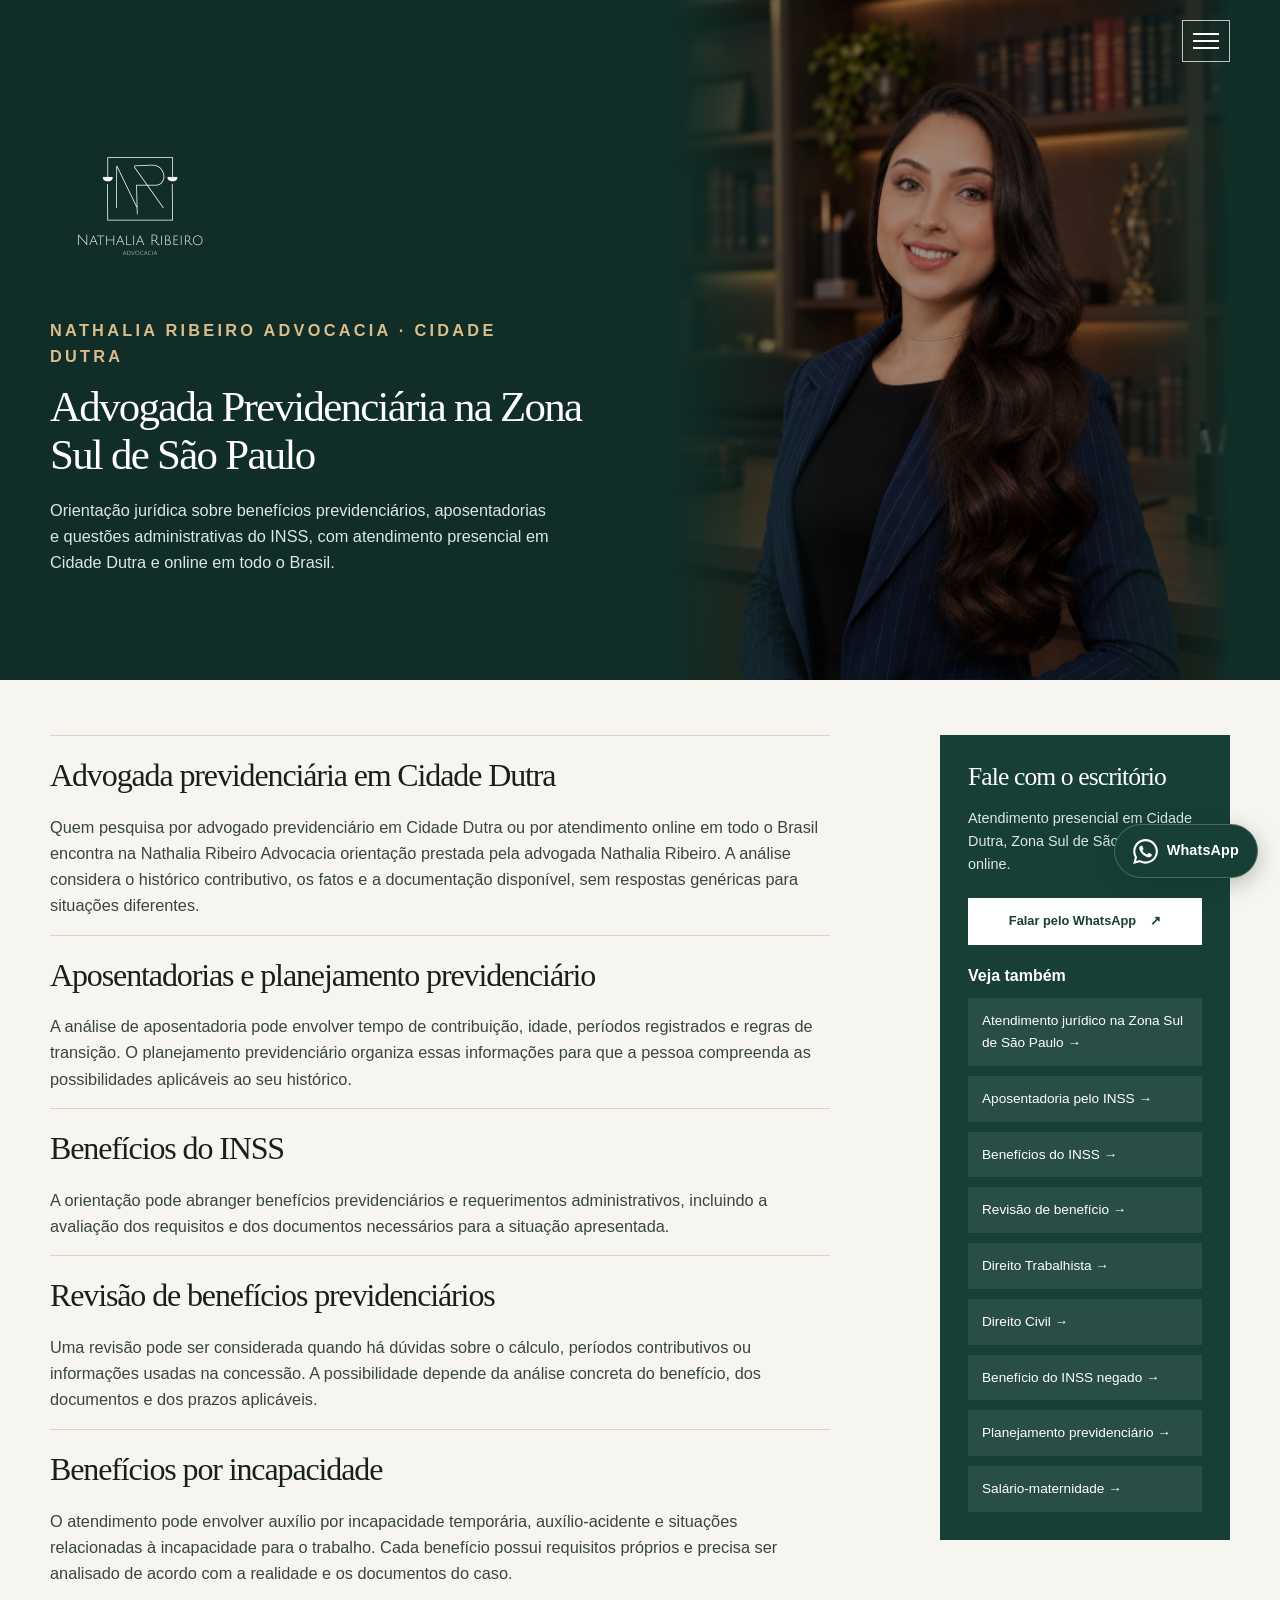
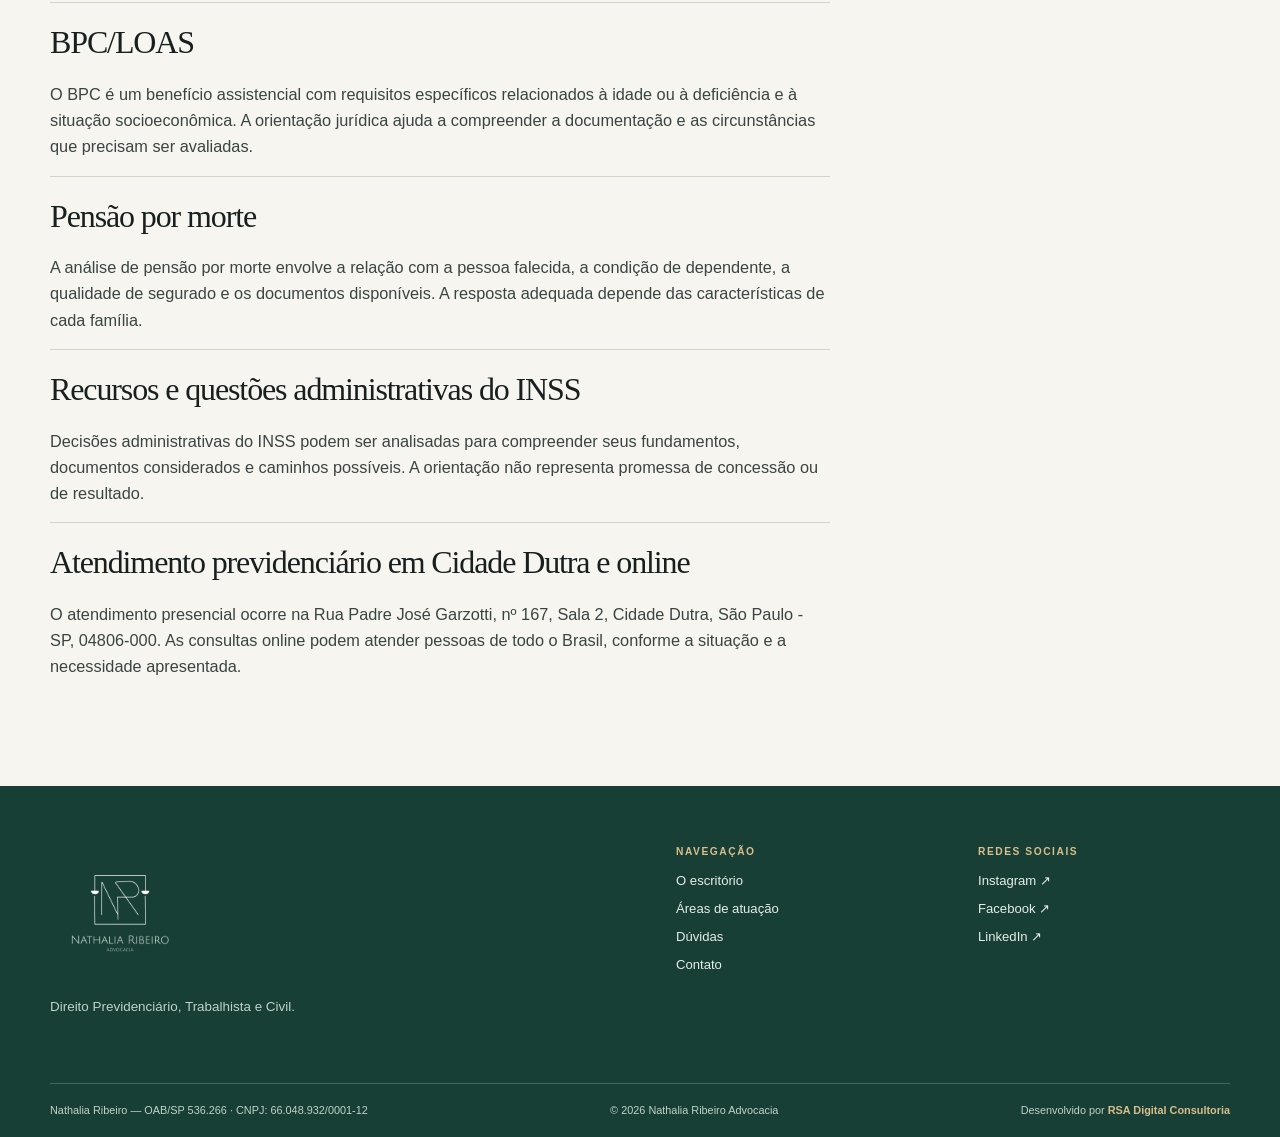
<file: direito-previdenciario-cidade-dutra/index.html>
<!doctype html>
<html lang="pt-BR">
<head>
  <meta charset="utf-8">
  <meta name="viewport" content="width=device-width, initial-scale=1">
  <title>Direito Previdenciário em Cidade Dutra | Nathalia Ribeiro</title>
  <meta name="description" content="Orientação previdenciária para quem busca advogado do INSS em Cidade Dutra ou atendimento online em todo o Brasil. Atendimento presencial na Zona Sul de São Paulo.">
  <meta name="robots" content="index, follow">
  <link rel="canonical" href="https://www.nathaliaribeiro.adv.br/direito-previdenciario-cidade-dutra/">
  <meta property="og:title" content="Direito Previdenciário em Cidade Dutra | Nathalia Ribeiro">
  <meta property="og:description" content="Orientação previdenciária em Cidade Dutra e online em todo o Brasil, com atendimento presencial na Zona Sul de São Paulo.">
  <meta property="og:type" content="article">
  <meta property="og:url" content="https://www.nathaliaribeiro.adv.br/direito-previdenciario-cidade-dutra/">
  <meta property="og:image" content="https://www.nathaliaribeiro.adv.br/assets/logo.png">
  <meta property="og:site_name" content="Nathalia Ribeiro Advocacia">
  <meta property="og:locale" content="pt_BR">
  <link rel="icon" href="../favicon.ico" type="image/x-icon">
  <link rel="stylesheet" href="../style.css">
  <link rel="stylesheet" href="../internal.css">
  <script type="application/ld+json">{"@context":"https://schema.org","@graph":[{"@type":"WebPage","@id":"https://www.nathaliaribeiro.adv.br/direito-previdenciario-cidade-dutra/#webpage","url":"https://www.nathaliaribeiro.adv.br/direito-previdenciario-cidade-dutra/","name":"Direito Previdenciário em Cidade Dutra | Nathalia Ribeiro","description":"Orientação previdenciária em Cidade Dutra e online em todo o Brasil, com atendimento presencial na Zona Sul de São Paulo.","inLanguage":"pt-BR","isPartOf":{"@id":"https://www.nathaliaribeiro.adv.br/#website"}},{"@type":"BreadcrumbList","itemListElement":[{"@type":"ListItem","position":1,"name":"Nathalia Ribeiro Advocacia","item":"https://www.nathaliaribeiro.adv.br/"},{"@type":"ListItem","position":2,"name":"Direito Previdenciário em Cidade Dutra","item":"https://www.nathaliaribeiro.adv.br/direito-previdenciario-cidade-dutra/"}]},{"@type":"LegalService","@id":"https://www.nathaliaribeiro.adv.br/#organization","name":"Nathalia Ribeiro Advocacia","url":"https://www.nathaliaribeiro.adv.br/","telephone":"+5511942294767","email":"adv.nathalia.ribeiro@outlook.com","address":{"@type":"PostalAddress","streetAddress":"Rua Padre José Garzotti, nº 167, Sala 2","addressLocality":"São Paulo","addressRegion":"SP","postalCode":"04806-000","addressCountry":"BR"},"sameAs":["https://www.instagram.com/nathalia_ribeiro.adv/","https://www.facebook.com/adv.nathalia.ribeiro","https://www.linkedin.com/in/nathaliaribeiroadv"]}]}</script>
</head>
<body class="internal-page">
  <a class="skip-link" href="#conteudo">Pular para o conteúdo</a>
  <header class="site-header"><div class="container header-inner">
    <a class="menu-brand" href="../" aria-label="Nathalia Ribeiro Advocacia — início"><img src="../assets/logo.png" alt="Nathalia Ribeiro Advocacia" width="180" height="60"></a>
    <button class="menu-toggle" type="button" aria-expanded="false" aria-controls="site-nav" aria-label="Abrir menu"><span></span><span></span><span></span></button>
    <nav id="site-nav" class="site-nav" aria-label="Navegação principal"><a href="../direito-previdenciario-cidade-dutra/">Direito Previdenciário</a><a href="../direito-trabalhista-cidade-dutra/">Direito Trabalhista</a><a href="../direito-civil-cidade-dutra/">Direito Civil</a><a href="../blog/">Blog Jurídico</a></nav>
  </div></header>
  <main id="conteudo">
    <section class="internal-hero"><div class="container hero-grid"><div class="hero-copy"><a class="hero-brand" href="../" aria-label="Nathalia Ribeiro Advocacia — início"><img src="../assets/logo.png" alt="Nathalia Ribeiro Advocacia" width="180" height="60"></a><p class="eyebrow">Nathalia Ribeiro Advocacia · Cidade Dutra</p><h1>Advogada Previdenciária na Zona Sul de São Paulo</h1><p class="hero-lede">Orientação jurídica sobre benefícios previdenciários, aposentadorias e questões administrativas do INSS, com atendimento presencial em Cidade Dutra e online em todo o Brasil.</p></div><figure class="hero-portrait"><img src="../assets/dra-nathalia-ribeiro.png" alt="Nathalia Ribeiro, advogada" width="1244" height="1264"></figure></div></section>
    <div class="internal-content"><div class="container internal-layout"><article class="article-body"><section><h2>Advogada previdenciária em Cidade Dutra</h2><p>Quem pesquisa por advogado previdenciário em Cidade Dutra ou por atendimento online em todo o Brasil encontra na Nathalia Ribeiro Advocacia orientação prestada pela advogada Nathalia Ribeiro. A análise considera o histórico contributivo, os fatos e a documentação disponível, sem respostas genéricas para situações diferentes.</p></section><section><h2>Aposentadorias e planejamento previdenciário</h2><p>A análise de aposentadoria pode envolver tempo de contribuição, idade, períodos registrados e regras de transição. O planejamento previdenciário organiza essas informações para que a pessoa compreenda as possibilidades aplicáveis ao seu histórico.</p></section><section><h2>Benefícios do INSS</h2><p>A orientação pode abranger benefícios previdenciários e requerimentos administrativos, incluindo a avaliação dos requisitos e dos documentos necessários para a situação apresentada.</p></section><section><h2>Revisão de benefícios previdenciários</h2><p>Uma revisão pode ser considerada quando há dúvidas sobre o cálculo, períodos contributivos ou informações usadas na concessão. A possibilidade depende da análise concreta do benefício, dos documentos e dos prazos aplicáveis.</p></section><section><h2>Benefícios por incapacidade</h2><p>O atendimento pode envolver auxílio por incapacidade temporária, auxílio-acidente e situações relacionadas à incapacidade para o trabalho. Cada benefício possui requisitos próprios e precisa ser analisado de acordo com a realidade e os documentos do caso.</p></section><section><h2>BPC/LOAS</h2><p>O BPC é um benefício assistencial com requisitos específicos relacionados à idade ou à deficiência e à situação socioeconômica. A orientação jurídica ajuda a compreender a documentação e as circunstâncias que precisam ser avaliadas.</p></section><section><h2>Pensão por morte</h2><p>A análise de pensão por morte envolve a relação com a pessoa falecida, a condição de dependente, a qualidade de segurado e os documentos disponíveis. A resposta adequada depende das características de cada família.</p></section><section><h2>Recursos e questões administrativas do INSS</h2><p>Decisões administrativas do INSS podem ser analisadas para compreender seus fundamentos, documentos considerados e caminhos possíveis. A orientação não representa promessa de concessão ou de resultado.</p></section><section><h2>Atendimento previdenciário em Cidade Dutra e online</h2><p>O atendimento presencial ocorre na Rua Padre José Garzotti, nº 167, Sala 2, Cidade Dutra, São Paulo - SP, 04806-000. As consultas online podem atender pessoas de todo o Brasil, conforme a situação e a necessidade apresentada.</p></section></article><aside class="article-aside"><h2>Fale com o escritório</h2><p>Atendimento presencial em Cidade Dutra, Zona Sul de São Paulo, e online.</p><a class="button" href="https://wa.me/5511942294767?text=Ol%C3%A1%20Nathalia%20Ribeiro%20Advocacia!%20Vim%20pelo%20site%20e%20gostaria%20de%20mais%20informa%C3%A7%C3%B5es." target="_blank" rel="noopener noreferrer">Falar pelo WhatsApp <span aria-hidden="true">↗</span></a><div class="related-links"><strong>Veja também</strong><a href="../advogada-zona-sul-sao-paulo/">Atendimento jurídico na Zona Sul de São Paulo <span aria-hidden="true">→</span></a><a href="../aposentadoria-inss-cidade-dutra/">Aposentadoria pelo INSS <span aria-hidden="true">→</span></a><a href="../beneficios-inss-cidade-dutra/">Benefícios do INSS <span aria-hidden="true">→</span></a><a href="../revisao-beneficio-inss-cidade-dutra/">Revisão de benefício <span aria-hidden="true">→</span></a><a href="../direito-trabalhista-cidade-dutra/">Direito Trabalhista <span aria-hidden="true">→</span></a><a href="../direito-civil-cidade-dutra/">Direito Civil <span aria-hidden="true">→</span></a><a href="../blog/beneficio-inss-negado/">Benefício do INSS negado <span aria-hidden="true">→</span></a><a href="../blog/planejamento-previdenciario-por-onde-comecar/">Planejamento previdenciário <span aria-hidden="true">→</span></a><a href="../blog/salario-maternidade-sem-carteira-assinada/">Salário-maternidade <span aria-hidden="true">→</span></a></div></aside></div></div>
  </main>
  <footer class="site-footer"><div class="container footer-grid"><div><img src="../assets/logo.png" alt="Nathalia Ribeiro Advocacia" width="180" height="60"><p>Direito Previdenciário, Trabalhista e Civil.</p></div><div><p class="footer-label">Navegação</p><a href="../#diferenciais">O escritório</a><a href="../#atuacao">Áreas de atuação</a><a href="../#faq">Dúvidas</a><a href="../#contato">Contato</a></div><div><p class="footer-label">Redes sociais</p><a href="https://www.instagram.com/nathalia_ribeiro.adv/" target="_blank" rel="noopener noreferrer">Instagram ↗</a><a href="https://www.facebook.com/adv.nathalia.ribeiro" target="_blank" rel="noopener noreferrer">Facebook ↗</a><a href="https://www.linkedin.com/in/nathaliaribeiroadv" target="_blank" rel="noopener noreferrer">LinkedIn ↗</a></div></div><div class="container footer-bottom"><span>Nathalia Ribeiro — OAB/SP 536.266 · CNPJ: 66.048.932/0001-12</span><span>© <span id="year">2026</span> Nathalia Ribeiro Advocacia</span><span class="footer-credit">Desenvolvido por <a href="https://wa.me/5512988052097?text=Ol%C3%A1%20RSA%20Digital%20Consultoria!%20Vim%20pelo%20site%20da%20Nathalia%20Ribeiro." target="_blank" rel="noopener noreferrer"><strong>RSA Digital Consultoria</strong></a></span></div></footer>
  <a class="whatsapp-float" href="https://wa.me/5511942294767?text=Ol%C3%A1%20Nathalia%20Ribeiro%20Advocacia!%20Vim%20pelo%20site%20e%20gostaria%20de%20mais%20informa%C3%A7%C3%B5es." target="_blank" rel="noopener noreferrer" aria-label="Falar com Nathalia Ribeiro Advocacia pelo WhatsApp"><svg viewBox="0 0 24 24" aria-hidden="true" focusable="false"><path d="M20.5 3.5A11.8 11.8 0 0 0 12.08 0C5.55 0 .24 5.31.24 11.84c0 2.09.55 4.13 1.59 5.92L.14 24l6.39-1.67a11.84 11.84 0 0 0 5.55 1.38h.01c6.52 0 11.83-5.31 11.83-11.84 0-3.16-1.23-6.13-3.42-8.37ZM12.09 21.7h-.01a9.82 9.82 0 0 1-5-1.36l-.36-.21-3.79.99 1.01-3.69-.23-.38a9.8 9.8 0 1 1 8.38 4.65Zm5.38-7.35c-.29-.15-1.72-.85-1.99-.95-.27-.1-.46-.15-.66.15-.19.29-.75.95-.92 1.14-.17.2-.34.22-.63.07-.29-.15-1.27-.47-2.42-1.5-.9-.8-1.51-1.78-1.68-2.08-.18-.29-.02-.45.13-.6.13-.13.29-.34.44-.51.15-.17.19-.29.29-.49.1-.2.05-.37-.02-.52-.07-.15-.66-1.59-.9-2.18-.24-.57-.48-.5-.66-.51h-.56c-.2 0-.52.07-.8.37-.27.29-1.04 1.02-1.04 2.49s1.07 2.89 1.22 3.09c.15.2 2.1 3.2 5.08 4.48.71.31 1.26.5 1.69.64.71.23 1.36.2 1.87.12.57-.09 1.72-.7 1.96-1.37.24-.68.24-1.25.17-1.37-.07-.12-.27-.2-.56-.34Z"/></svg><span>WhatsApp</span></a>
  <script src="../script.js" defer></script>
</body>
</html>
</file>
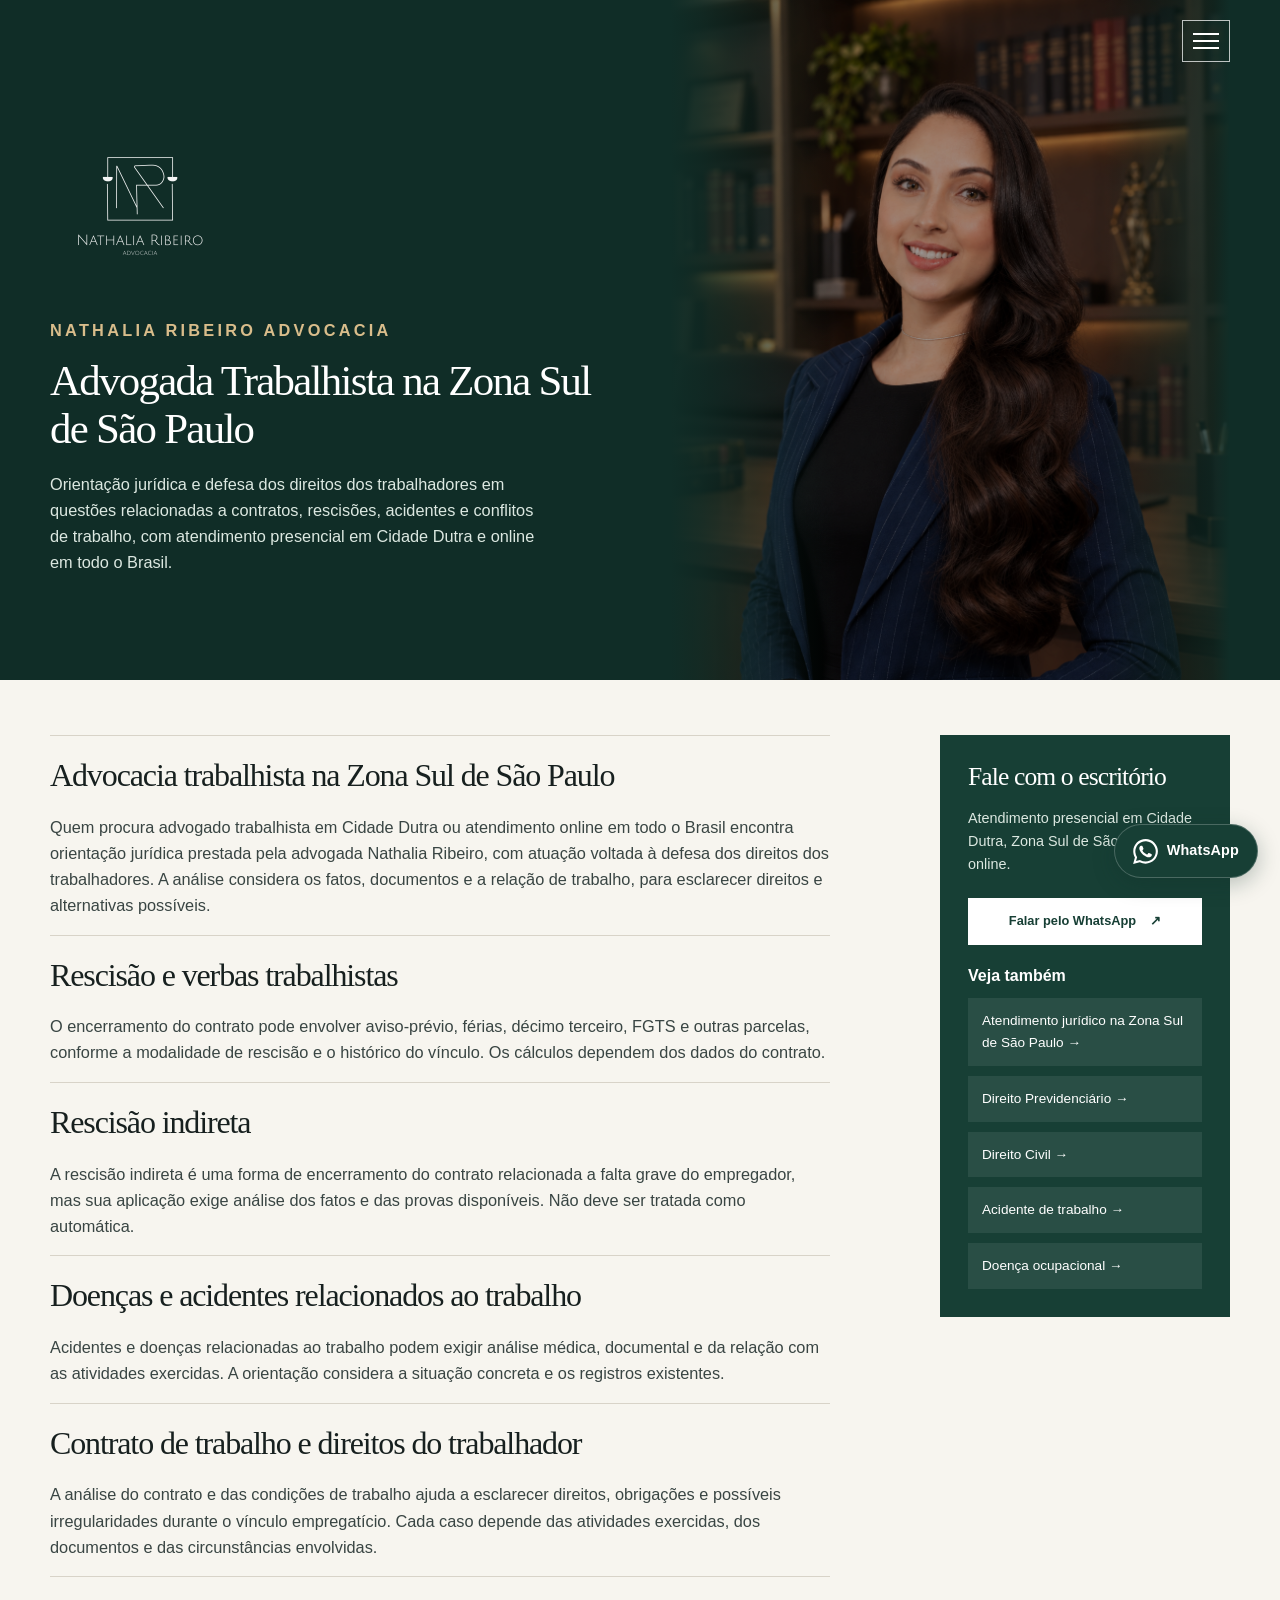
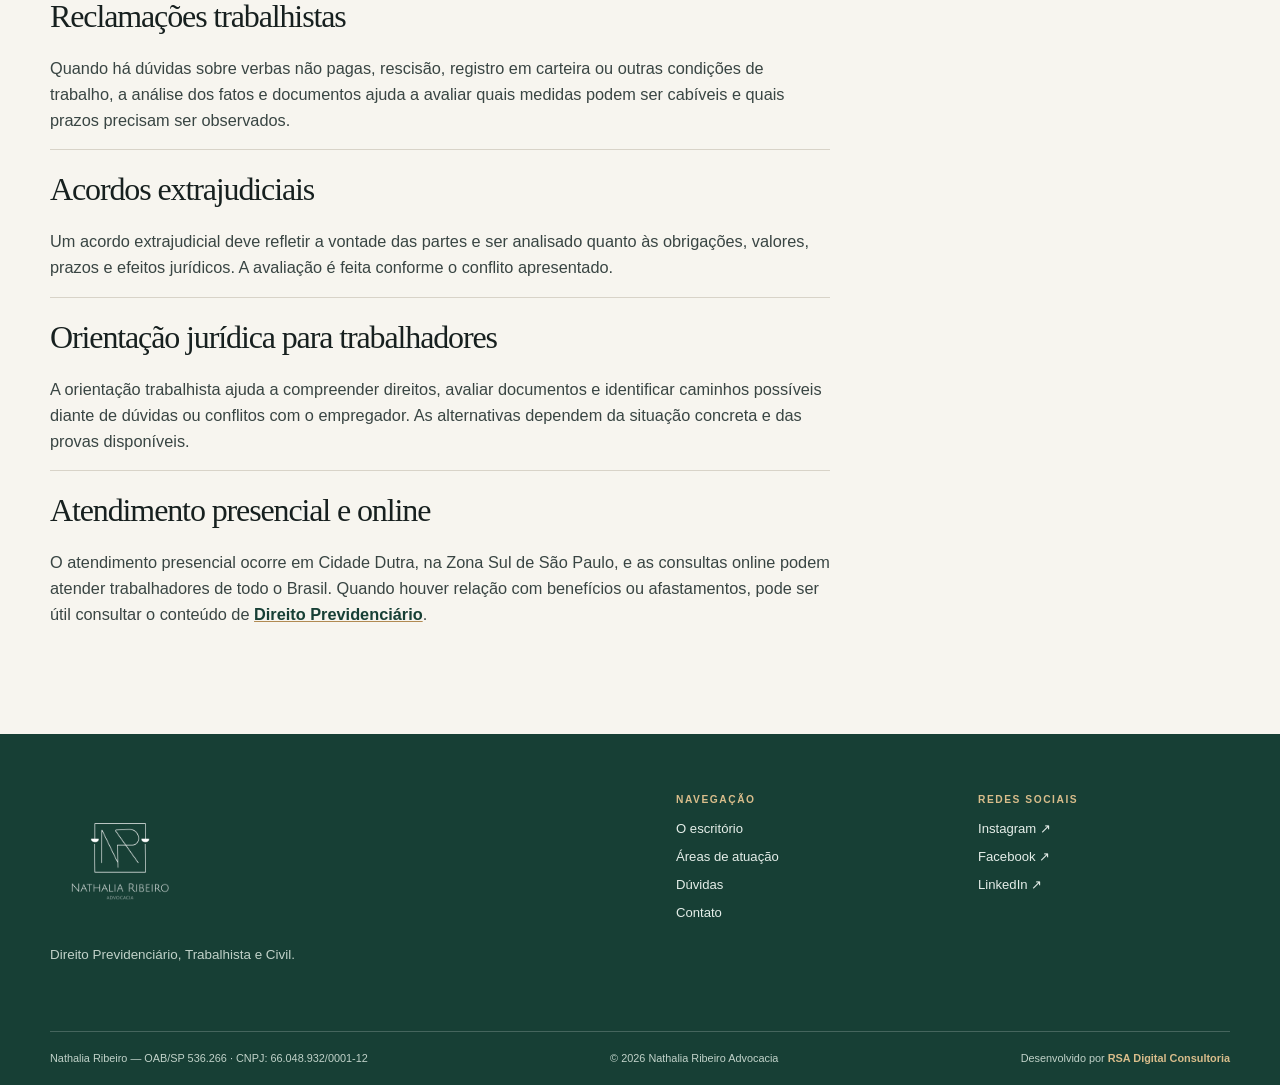
<file: direito-trabalhista-cidade-dutra/index.html>
<!doctype html>
<html lang="pt-BR">
<head>
  <meta charset="utf-8">
  <meta name="viewport" content="width=device-width, initial-scale=1">
  <title>Advogada Trabalhista em Cidade Dutra | Nathalia Ribeiro</title>
  <meta name="description" content="Orientação para trabalhadores que buscam advogado trabalhista em Cidade Dutra ou atendimento online em todo o Brasil. Atendimento presencial na Zona Sul de São Paulo.">
  <meta name="robots" content="index, follow">
  <link rel="canonical" href="https://www.nathaliaribeiro.adv.br/direito-trabalhista-cidade-dutra/">
  <meta property="og:title" content="Advogada Trabalhista em Cidade Dutra | Nathalia Ribeiro">
  <meta property="og:description" content="Orientação trabalhista para trabalhadores em Cidade Dutra e online em todo o Brasil, com atendimento presencial na Zona Sul de São Paulo.">
  <meta property="og:type" content="article">
  <meta property="og:url" content="https://www.nathaliaribeiro.adv.br/direito-trabalhista-cidade-dutra/">
  <meta property="og:image" content="https://www.nathaliaribeiro.adv.br/assets/logo.png">
  <meta property="og:site_name" content="Nathalia Ribeiro Advocacia">
  <meta property="og:locale" content="pt_BR">
  <link rel="icon" href="../favicon.ico" type="image/x-icon">
  <link rel="stylesheet" href="../style.css">
  <link rel="stylesheet" href="../internal.css">
  <script type="application/ld+json">{"@context":"https://schema.org","@graph":[{"@type":"WebPage","@id":"https://www.nathaliaribeiro.adv.br/direito-trabalhista-cidade-dutra/#webpage","url":"https://www.nathaliaribeiro.adv.br/direito-trabalhista-cidade-dutra/","name":"Advogada Trabalhista em Cidade Dutra | Nathalia Ribeiro","description":"Orientação trabalhista para trabalhadores em Cidade Dutra e online em todo o Brasil, com atendimento presencial na Zona Sul de São Paulo.","inLanguage":"pt-BR","isPartOf":{"@id":"https://www.nathaliaribeiro.adv.br/#website"}},{"@type":"BreadcrumbList","itemListElement":[{"@type":"ListItem","position":1,"name":"Nathalia Ribeiro Advocacia","item":"https://www.nathaliaribeiro.adv.br/"},{"@type":"ListItem","position":2,"name":"Advogada Trabalhista em Cidade Dutra","item":"https://www.nathaliaribeiro.adv.br/direito-trabalhista-cidade-dutra/"}]},{"@type":"LegalService","@id":"https://www.nathaliaribeiro.adv.br/#organization","name":"Nathalia Ribeiro Advocacia","url":"https://www.nathaliaribeiro.adv.br/","telephone":"+5511942294767","email":"adv.nathalia.ribeiro@outlook.com","address":{"@type":"PostalAddress","streetAddress":"Rua Padre José Garzotti, nº 167, Sala 2","addressLocality":"São Paulo","addressRegion":"SP","postalCode":"04806-000","addressCountry":"BR"},"sameAs":["https://www.instagram.com/nathalia_ribeiro.adv/","https://www.facebook.com/adv.nathalia.ribeiro","https://www.linkedin.com/in/nathaliaribeiroadv"]}]}</script>
</head>
<body class="internal-page">
  <a class="skip-link" href="#conteudo">Pular para o conteúdo</a>
  <header class="site-header"><div class="container header-inner">
    <a class="menu-brand" href="../" aria-label="Nathalia Ribeiro Advocacia — início"><img src="../assets/logo.png" alt="Nathalia Ribeiro Advocacia" width="180" height="60"></a>
    <button class="menu-toggle" type="button" aria-expanded="false" aria-controls="site-nav" aria-label="Abrir menu"><span></span><span></span><span></span></button>
    <nav id="site-nav" class="site-nav" aria-label="Navegação principal"><a href="../direito-previdenciario-cidade-dutra/">Direito Previdenciário</a><a href="../direito-trabalhista-cidade-dutra/">Direito Trabalhista</a><a href="../direito-civil-cidade-dutra/">Direito Civil</a><a href="../blog/">Blog Jurídico</a></nav>
  </div></header>
  <main id="conteudo">
    <section class="internal-hero"><div class="container hero-grid"><div class="hero-copy"><a class="hero-brand" href="../" aria-label="Nathalia Ribeiro Advocacia — início"><img src="../assets/logo.png" alt="Nathalia Ribeiro Advocacia" width="180" height="60"></a><p class="eyebrow">Nathalia Ribeiro Advocacia</p><h1>Advogada Trabalhista na Zona Sul de São Paulo</h1><p class="hero-lede">Orientação jurídica e defesa dos direitos dos trabalhadores em questões relacionadas a contratos, rescisões, acidentes e conflitos de trabalho, com atendimento presencial em Cidade Dutra e online em todo o Brasil.</p></div><figure class="hero-portrait"><img src="../assets/dra-nathalia-ribeiro.png" alt="Nathalia Ribeiro, advogada" width="1244" height="1264"></figure></div></section>
    <div class="internal-content"><div class="container internal-layout"><article class="article-body"><section><h2>Advocacia trabalhista na Zona Sul de São Paulo</h2><p>Quem procura advogado trabalhista em Cidade Dutra ou atendimento online em todo o Brasil encontra orientação jurídica prestada pela advogada Nathalia Ribeiro, com atuação voltada à defesa dos direitos dos trabalhadores. A análise considera os fatos, documentos e a relação de trabalho, para esclarecer direitos e alternativas possíveis.</p></section><section><h2>Rescisão e verbas trabalhistas</h2><p>O encerramento do contrato pode envolver aviso-prévio, férias, décimo terceiro, FGTS e outras parcelas, conforme a modalidade de rescisão e o histórico do vínculo. Os cálculos dependem dos dados do contrato.</p></section><section><h2>Rescisão indireta</h2><p>A rescisão indireta é uma forma de encerramento do contrato relacionada a falta grave do empregador, mas sua aplicação exige análise dos fatos e das provas disponíveis. Não deve ser tratada como automática.</p></section><section><h2>Doenças e acidentes relacionados ao trabalho</h2><p>Acidentes e doenças relacionadas ao trabalho podem exigir análise médica, documental e da relação com as atividades exercidas. A orientação considera a situação concreta e os registros existentes.</p></section><section><h2>Contrato de trabalho e direitos do trabalhador</h2><p>A análise do contrato e das condições de trabalho ajuda a esclarecer direitos, obrigações e possíveis irregularidades durante o vínculo empregatício. Cada caso depende das atividades exercidas, dos documentos e das circunstâncias envolvidas.</p></section><section><h2>Reclamações trabalhistas</h2><p>Quando há dúvidas sobre verbas não pagas, rescisão, registro em carteira ou outras condições de trabalho, a análise dos fatos e documentos ajuda a avaliar quais medidas podem ser cabíveis e quais prazos precisam ser observados.</p></section><section><h2>Acordos extrajudiciais</h2><p>Um acordo extrajudicial deve refletir a vontade das partes e ser analisado quanto às obrigações, valores, prazos e efeitos jurídicos. A avaliação é feita conforme o conflito apresentado.</p></section><section><h2>Orientação jurídica para trabalhadores</h2><p>A orientação trabalhista ajuda a compreender direitos, avaliar documentos e identificar caminhos possíveis diante de dúvidas ou conflitos com o empregador. As alternativas dependem da situação concreta e das provas disponíveis.</p></section><section><h2>Atendimento presencial e online</h2><p>O atendimento presencial ocorre em Cidade Dutra, na Zona Sul de São Paulo, e as consultas online podem atender trabalhadores de todo o Brasil. Quando houver relação com benefícios ou afastamentos, pode ser útil consultar o conteúdo de <a href="../direito-previdenciario-cidade-dutra/">Direito Previdenciário</a>.</p></section></article><aside class="article-aside"><h2>Fale com o escritório</h2><p>Atendimento presencial em Cidade Dutra, Zona Sul de São Paulo, e online.</p><a class="button" href="https://wa.me/5511942294767?text=Ol%C3%A1%20Nathalia%20Ribeiro%20Advocacia!%20Vim%20pelo%20site%20e%20gostaria%20de%20mais%20informa%C3%A7%C3%B5es." target="_blank" rel="noopener noreferrer">Falar pelo WhatsApp <span aria-hidden="true">↗</span></a><div class="related-links"><strong>Veja também</strong><a href="../advogada-zona-sul-sao-paulo/">Atendimento jurídico na Zona Sul de São Paulo <span aria-hidden="true">→</span></a><a href="../direito-previdenciario-cidade-dutra/">Direito Previdenciário <span aria-hidden="true">→</span></a><a href="../direito-civil-cidade-dutra/">Direito Civil <span aria-hidden="true">→</span></a><a href="../blog/acidente-de-trabalho-direitos-trabalhistas-previdenciarios/">Acidente de trabalho <span aria-hidden="true">→</span></a><a href="../blog/doenca-ocupacional-direitos-trabalhistas-previdenciarios/">Doença ocupacional <span aria-hidden="true">→</span></a></div></aside></div></div>
  </main>
  <footer class="site-footer"><div class="container footer-grid"><div><img src="../assets/logo.png" alt="Nathalia Ribeiro Advocacia" width="180" height="60"><p>Direito Previdenciário, Trabalhista e Civil.</p></div><div><p class="footer-label">Navegação</p><a href="../#diferenciais">O escritório</a><a href="../#atuacao">Áreas de atuação</a><a href="../#faq">Dúvidas</a><a href="../#contato">Contato</a></div><div><p class="footer-label">Redes sociais</p><a href="https://www.instagram.com/nathalia_ribeiro.adv/" target="_blank" rel="noopener noreferrer">Instagram ↗</a><a href="https://www.facebook.com/adv.nathalia.ribeiro" target="_blank" rel="noopener noreferrer">Facebook ↗</a><a href="https://www.linkedin.com/in/nathaliaribeiroadv" target="_blank" rel="noopener noreferrer">LinkedIn ↗</a></div></div><div class="container footer-bottom"><span>Nathalia Ribeiro — OAB/SP 536.266 · CNPJ: 66.048.932/0001-12</span><span>© <span id="year">2026</span> Nathalia Ribeiro Advocacia</span><span class="footer-credit">Desenvolvido por <a href="https://wa.me/5512988052097?text=Ol%C3%A1%20RSA%20Digital%20Consultoria!%20Vim%20pelo%20site%20da%20Nathalia%20Ribeiro." target="_blank" rel="noopener noreferrer"><strong>RSA Digital Consultoria</strong></a></span></div></footer>
  <a class="whatsapp-float" href="https://wa.me/5511942294767?text=Ol%C3%A1%20Nathalia%20Ribeiro%20Advocacia!%20Vim%20pelo%20site%20e%20gostaria%20de%20mais%20informa%C3%A7%C3%B5es." target="_blank" rel="noopener noreferrer" aria-label="Falar com Nathalia Ribeiro Advocacia pelo WhatsApp"><svg viewBox="0 0 24 24" aria-hidden="true" focusable="false"><path d="M20.5 3.5A11.8 11.8 0 0 0 12.08 0C5.55 0 .24 5.31.24 11.84c0 2.09.55 4.13 1.59 5.92L.14 24l6.39-1.67a11.84 11.84 0 0 0 5.55 1.38h.01c6.52 0 11.83-5.31 11.83-11.84 0-3.16-1.23-6.13-3.42-8.37ZM12.09 21.7h-.01a9.82 9.82 0 0 1-5-1.36l-.36-.21-3.79.99 1.01-3.69-.23-.38a9.8 9.8 0 1 1 8.38 4.65Zm5.38-7.35c-.29-.15-1.72-.85-1.99-.95-.27-.1-.46-.15-.66.15-.19.29-.75.95-.92 1.14-.17.2-.34.22-.63.07-.29-.15-1.27-.47-2.42-1.5-.9-.8-1.51-1.78-1.68-2.08-.18-.29-.02-.45.13-.6.13-.13.29-.34.44-.51.15-.17.19-.29.29-.49.1-.2.05-.37-.02-.52-.07-.15-.66-1.59-.9-2.18-.24-.57-.48-.5-.66-.51h-.56c-.2 0-.52.07-.8.37-.27.29-1.04 1.02-1.04 2.49s1.07 2.89 1.22 3.09c.15.2 2.1 3.2 5.08 4.48.71.31 1.26.5 1.69.64.71.23 1.36.2 1.87.12.57-.09 1.72-.7 1.96-1.37.24-.68.24-1.25.17-1.37-.07-.12-.27-.2-.56-.34Z"/></svg><span>WhatsApp</span></a>
  <script src="../script.js" defer></script>
</body>
</html>
</file>
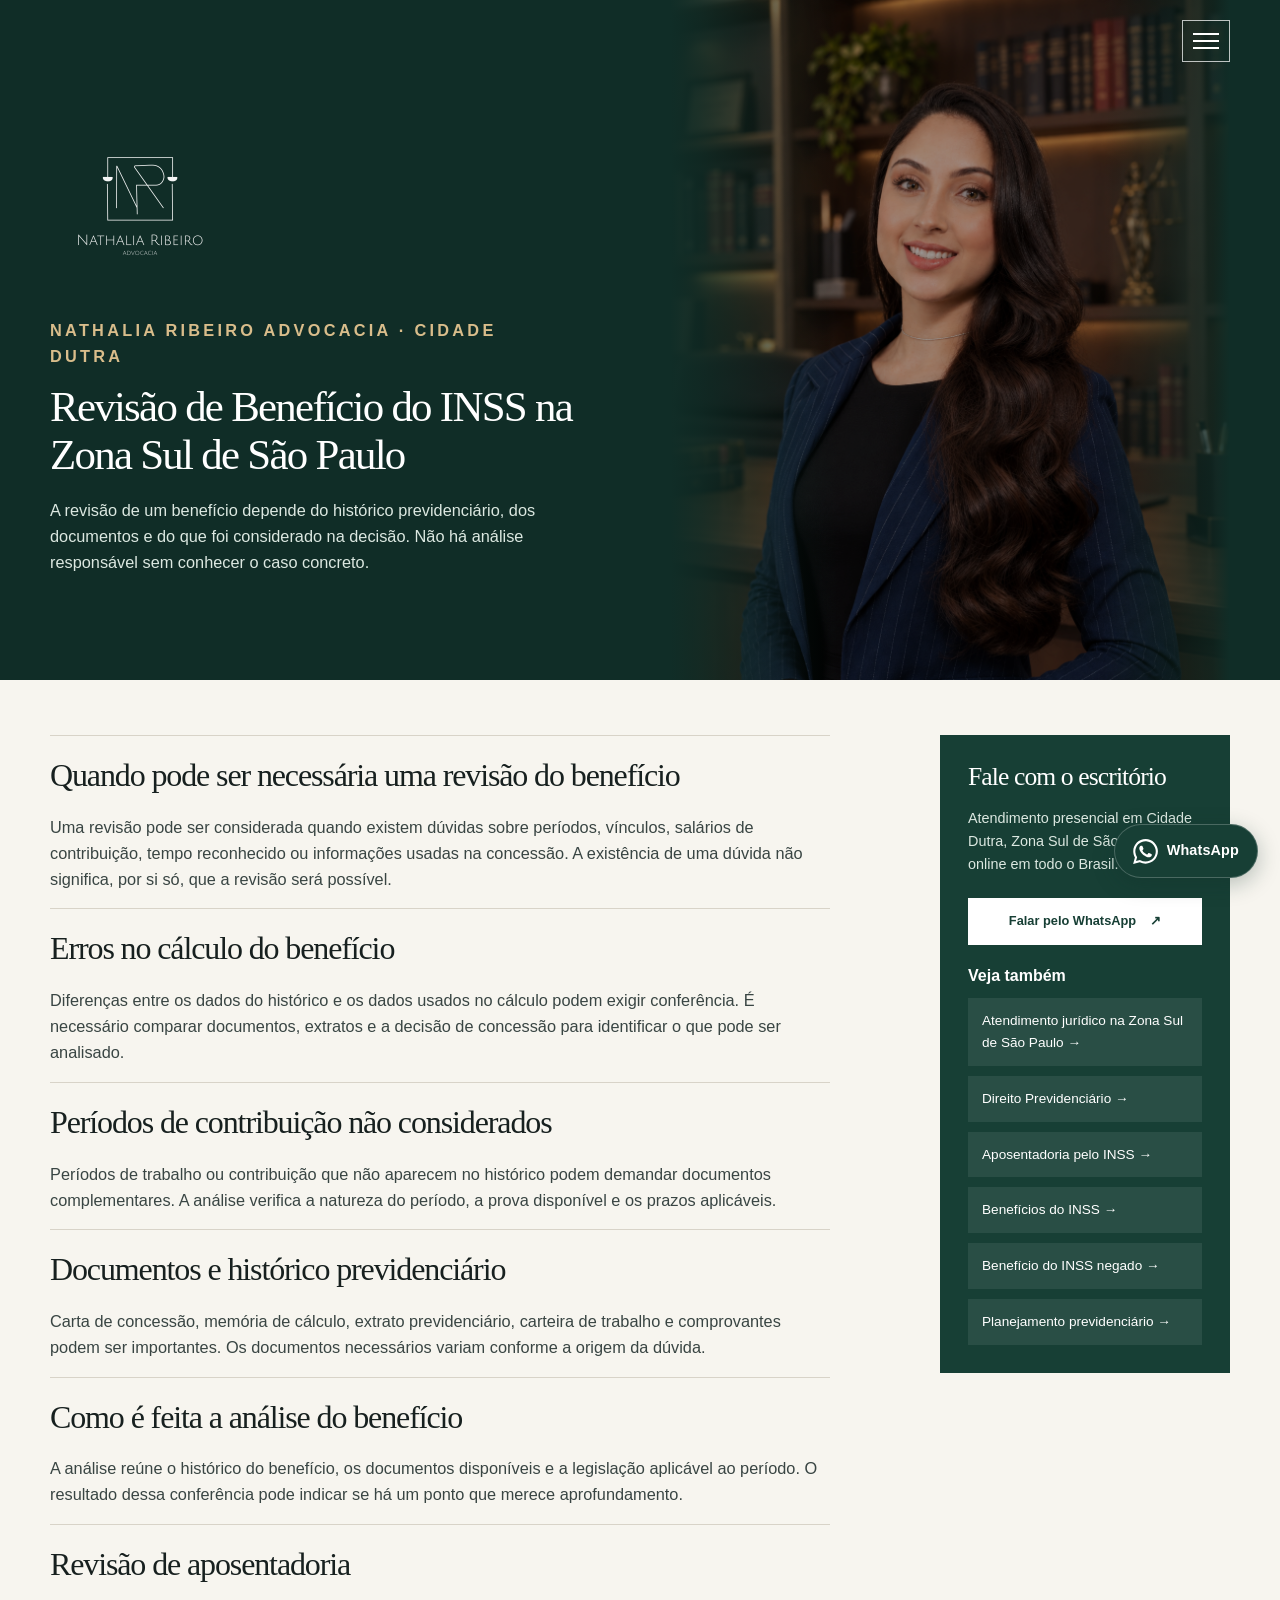
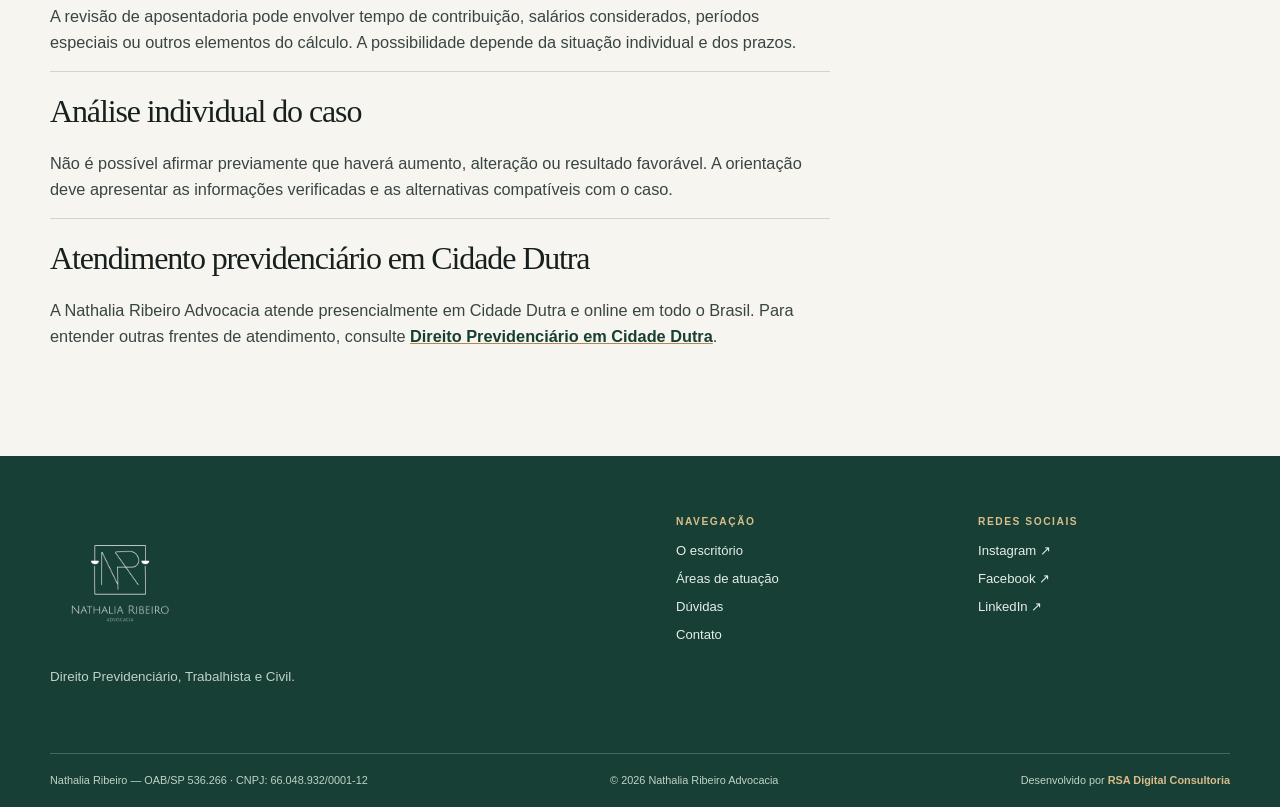
<file: revisao-beneficio-inss-cidade-dutra/index.html>
<!doctype html>
<html lang="pt-BR">
<head>
  <meta charset="utf-8">
  <meta name="viewport" content="width=device-width, initial-scale=1">
  <title>Revisão de Benefício do INSS em Cidade Dutra | Nathalia Ribeiro</title>
  <meta name="description" content="Análise de revisão de benefício do INSS em Cidade Dutra e atendimento online em todo o Brasil, com atendimento presencial na Zona Sul de São Paulo.">
  <meta name="robots" content="index, follow">
  <link rel="canonical" href="https://www.nathaliaribeiro.adv.br/revisao-beneficio-inss-cidade-dutra/">
  <meta property="og:title" content="Revisão de Benefício do INSS em Cidade Dutra | Nathalia Ribeiro">
  <meta property="og:description" content="Análise de revisão de benefício do INSS em Cidade Dutra e atendimento online em todo o Brasil, com atendimento presencial na Zona Sul de São Paulo.">
  <meta property="og:type" content="article">
  <meta property="og:url" content="https://www.nathaliaribeiro.adv.br/revisao-beneficio-inss-cidade-dutra/">
  <meta property="og:image" content="https://www.nathaliaribeiro.adv.br/assets/logo.png">
  <meta property="og:site_name" content="Nathalia Ribeiro Advocacia">
  <meta property="og:locale" content="pt_BR">
  <link rel="icon" href="../favicon.ico" type="image/x-icon">
  <link rel="stylesheet" href="../style.css">
  <link rel="stylesheet" href="../internal.css">
  <script type="application/ld+json">{"@context":"https://schema.org","@graph":[{"@type":"WebPage","@id":"https://www.nathaliaribeiro.adv.br/revisao-beneficio-inss-cidade-dutra/#webpage","url":"https://www.nathaliaribeiro.adv.br/revisao-beneficio-inss-cidade-dutra/","name":"Revisão de Benefício do INSS em Cidade Dutra | Nathalia Ribeiro","description":"Análise de revisão de benefício do INSS em Cidade Dutra e atendimento online em todo o Brasil, com atendimento presencial na Zona Sul de São Paulo.","inLanguage":"pt-BR","isPartOf":{"@id":"https://www.nathaliaribeiro.adv.br/#website"}},{"@type":"BreadcrumbList","itemListElement":[{"@type":"ListItem","position":1,"name":"Nathalia Ribeiro Advocacia","item":"https://www.nathaliaribeiro.adv.br/"},{"@type":"ListItem","position":2,"name":"Revisão de Benefício do INSS em Cidade Dutra","item":"https://www.nathaliaribeiro.adv.br/revisao-beneficio-inss-cidade-dutra/"}]},{"@type":"LegalService","@id":"https://www.nathaliaribeiro.adv.br/#organization","name":"Nathalia Ribeiro Advocacia","url":"https://www.nathaliaribeiro.adv.br/","telephone":"+5511942294767","email":"adv.nathalia.ribeiro@outlook.com","address":{"@type":"PostalAddress","streetAddress":"Rua Padre José Garzotti, nº 167, Sala 2","addressLocality":"São Paulo","addressRegion":"SP","postalCode":"04806-000","addressCountry":"BR"},"sameAs":["https://www.instagram.com/nathalia_ribeiro.adv/","https://www.facebook.com/adv.nathalia.ribeiro","https://www.linkedin.com/in/nathaliaribeiroadv"]}]}</script>
</head>
<body class="internal-page">
  <a class="skip-link" href="#conteudo">Pular para o conteúdo</a>
  <header class="site-header"><div class="container header-inner">
    <a class="menu-brand" href="../" aria-label="Nathalia Ribeiro Advocacia — início"><img src="../assets/logo.png" alt="Nathalia Ribeiro Advocacia" width="180" height="60"></a>
    <button class="menu-toggle" type="button" aria-expanded="false" aria-controls="site-nav" aria-label="Abrir menu"><span></span><span></span><span></span></button>
    <nav id="site-nav" class="site-nav" aria-label="Navegação principal"><a href="../direito-previdenciario-cidade-dutra/">Direito Previdenciário</a><a href="../direito-trabalhista-cidade-dutra/">Direito Trabalhista</a><a href="../direito-civil-cidade-dutra/">Direito Civil</a></nav>
  </div></header>
  <main id="conteudo">
    <section class="internal-hero"><div class="container hero-grid"><div class="hero-copy"><a class="hero-brand" href="../" aria-label="Nathalia Ribeiro Advocacia — início"><img src="../assets/logo.png" alt="Nathalia Ribeiro Advocacia" width="180" height="60"></a><p class="eyebrow">Nathalia Ribeiro Advocacia · Cidade Dutra</p><h1>Revisão de Benefício do INSS na Zona Sul de São Paulo</h1><p class="hero-lede">A revisão de um benefício depende do histórico previdenciário, dos documentos e do que foi considerado na decisão. Não há análise responsável sem conhecer o caso concreto.</p></div><figure class="hero-portrait"><img src="../assets/dra-nathalia-ribeiro.png" alt="Nathalia Ribeiro, advogada" width="1244" height="1264"></figure></div></section>
    <div class="internal-content"><div class="container internal-layout"><article class="article-body"><section><h2>Quando pode ser necessária uma revisão do benefício</h2><p>Uma revisão pode ser considerada quando existem dúvidas sobre períodos, vínculos, salários de contribuição, tempo reconhecido ou informações usadas na concessão. A existência de uma dúvida não significa, por si só, que a revisão será possível.</p></section><section><h2>Erros no cálculo do benefício</h2><p>Diferenças entre os dados do histórico e os dados usados no cálculo podem exigir conferência. É necessário comparar documentos, extratos e a decisão de concessão para identificar o que pode ser analisado.</p></section><section><h2>Períodos de contribuição não considerados</h2><p>Períodos de trabalho ou contribuição que não aparecem no histórico podem demandar documentos complementares. A análise verifica a natureza do período, a prova disponível e os prazos aplicáveis.</p></section><section><h2>Documentos e histórico previdenciário</h2><p>Carta de concessão, memória de cálculo, extrato previdenciário, carteira de trabalho e comprovantes podem ser importantes. Os documentos necessários variam conforme a origem da dúvida.</p></section><section><h2>Como é feita a análise do benefício</h2><p>A análise reúne o histórico do benefício, os documentos disponíveis e a legislação aplicável ao período. O resultado dessa conferência pode indicar se há um ponto que merece aprofundamento.</p></section><section><h2>Revisão de aposentadoria</h2><p>A revisão de aposentadoria pode envolver tempo de contribuição, salários considerados, períodos especiais ou outros elementos do cálculo. A possibilidade depende da situação individual e dos prazos.</p></section><section><h2>Análise individual do caso</h2><p>Não é possível afirmar previamente que haverá aumento, alteração ou resultado favorável. A orientação deve apresentar as informações verificadas e as alternativas compatíveis com o caso.</p></section><section><h2>Atendimento previdenciário em Cidade Dutra</h2><p>A Nathalia Ribeiro Advocacia atende presencialmente em Cidade Dutra e online em todo o Brasil. Para entender outras frentes de atendimento, consulte <a href="../direito-previdenciario-cidade-dutra/">Direito Previdenciário em Cidade Dutra</a>.</p></section></article><aside class="article-aside"><h2>Fale com o escritório</h2><p>Atendimento presencial em Cidade Dutra, Zona Sul de São Paulo, e online em todo o Brasil.</p><a class="button" href="https://wa.me/5511942294767?text=Ol%C3%A1%20Nathalia%20Ribeiro%20Advocacia!%20Vim%20pelo%20site%20e%20gostaria%20de%20mais%20informa%C3%A7%C3%B5es." target="_blank" rel="noopener noreferrer">Falar pelo WhatsApp <span aria-hidden="true">↗</span></a><div class="related-links"><strong>Veja também</strong><a href="../advogada-zona-sul-sao-paulo/">Atendimento jurídico na Zona Sul de São Paulo <span aria-hidden="true">→</span></a><a href="../direito-previdenciario-cidade-dutra/">Direito Previdenciário <span aria-hidden="true">→</span></a><a href="../aposentadoria-inss-cidade-dutra/">Aposentadoria pelo INSS <span aria-hidden="true">→</span></a><a href="../beneficios-inss-cidade-dutra/">Benefícios do INSS <span aria-hidden="true">→</span></a><a href="../blog/beneficio-inss-negado/">Benefício do INSS negado <span aria-hidden="true">→</span></a><a href="../blog/planejamento-previdenciario-por-onde-comecar/">Planejamento previdenciário <span aria-hidden="true">→</span></a></div></aside></div></div>
  </main>
  <footer class="site-footer"><div class="container footer-grid"><div><img src="../assets/logo.png" alt="Nathalia Ribeiro Advocacia" width="180" height="60"><p>Direito Previdenciário, Trabalhista e Civil.</p></div><div><p class="footer-label">Navegação</p><a href="../#diferenciais">O escritório</a><a href="../#atuacao">Áreas de atuação</a><a href="../#faq">Dúvidas</a><a href="../#contato">Contato</a></div><div><p class="footer-label">Redes sociais</p><a href="https://www.instagram.com/nathalia_ribeiro.adv/" target="_blank" rel="noopener noreferrer">Instagram ↗</a><a href="https://www.facebook.com/adv.nathalia.ribeiro" target="_blank" rel="noopener noreferrer">Facebook ↗</a><a href="https://www.linkedin.com/in/nathaliaribeiroadv" target="_blank" rel="noopener noreferrer">LinkedIn ↗</a></div></div><div class="container footer-bottom"><span>Nathalia Ribeiro — OAB/SP 536.266 · CNPJ: 66.048.932/0001-12</span><span>© <span id="year">2026</span> Nathalia Ribeiro Advocacia</span><span class="footer-credit">Desenvolvido por <a href="https://wa.me/5512988052097?text=Ol%C3%A1%20RSA%20Digital%20Consultoria!%20Vim%20pelo%20site%20da%20Nathalia%20Ribeiro." target="_blank" rel="noopener noreferrer"><strong>RSA Digital Consultoria</strong></a></span></div></footer>
  <a class="whatsapp-float" href="https://wa.me/5511942294767?text=Ol%C3%A1%20Nathalia%20Ribeiro%20Advocacia!%20Vim%20pelo%20site%20e%20gostaria%20de%20mais%20informa%C3%A7%C3%B5es." target="_blank" rel="noopener noreferrer" aria-label="Falar com Nathalia Ribeiro Advocacia pelo WhatsApp"><svg viewBox="0 0 24 24" aria-hidden="true" focusable="false"><path d="M20.5 3.5A11.8 11.8 0 0 0 12.08 0C5.55 0 .24 5.31.24 11.84c0 2.09.55 4.13 1.59 5.92L.14 24l6.39-1.67a11.84 11.84 0 0 0 5.55 1.38h.01c6.52 0 11.83-5.31 11.83-11.84 0-3.16-1.23-6.13-3.42-8.37ZM12.09 21.7h-.01a9.82 9.82 0 0 1-5-1.36l-.36-.21-3.79.99 1.01-3.69-.23-.38a9.8 9.8 0 1 1 8.38 4.65Zm5.38-7.35c-.29-.15-1.72-.85-1.99-.95-.27-.1-.46-.15-.66.15-.19.29-.75.95-.92 1.14-.17.2-.34.22-.63.07-.29-.15-1.27-.47-2.42-1.5-.9-.8-1.51-1.78-1.68-2.08-.18-.29-.02-.45.13-.6.13-.13.29-.34.44-.51.15-.17.19-.29.29-.49.1-.2.05-.37-.02-.52-.07-.15-.66-1.59-.9-2.18-.24-.57-.48-.5-.66-.51h-.56c-.2 0-.52.07-.8.37-.27.29-1.04 1.02-1.04 2.49s1.07 2.89 1.22 3.09c.15.2 2.1 3.2 5.08 4.48.71.31 1.26.5 1.69.64.71.23 1.36.2 1.87.12.57-.09 1.72-.7 1.96-1.37.24-.68.24-1.25.17-1.37-.07-.12-.27-.2-.56-.34Z"/></svg><span>WhatsApp</span></a>
  <script src="../script.js" defer></script>
</body>
</html>
</file>
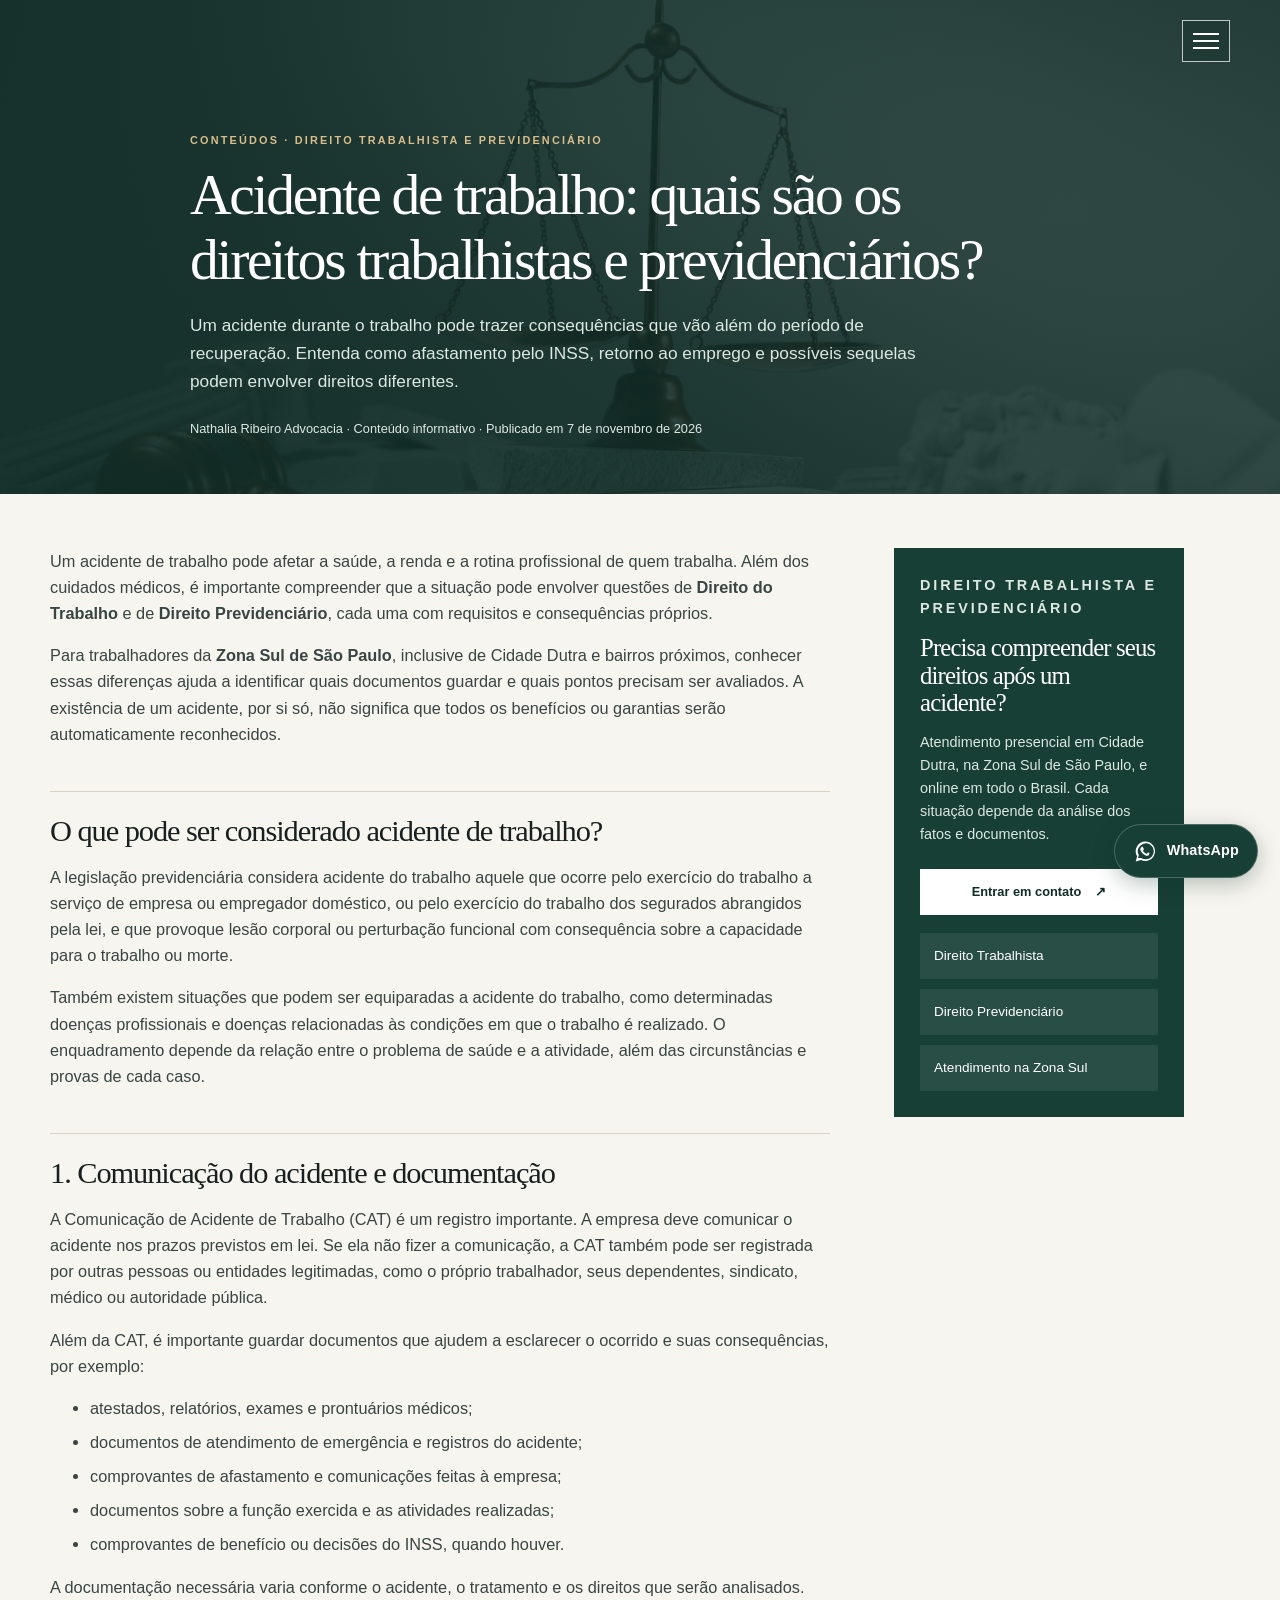
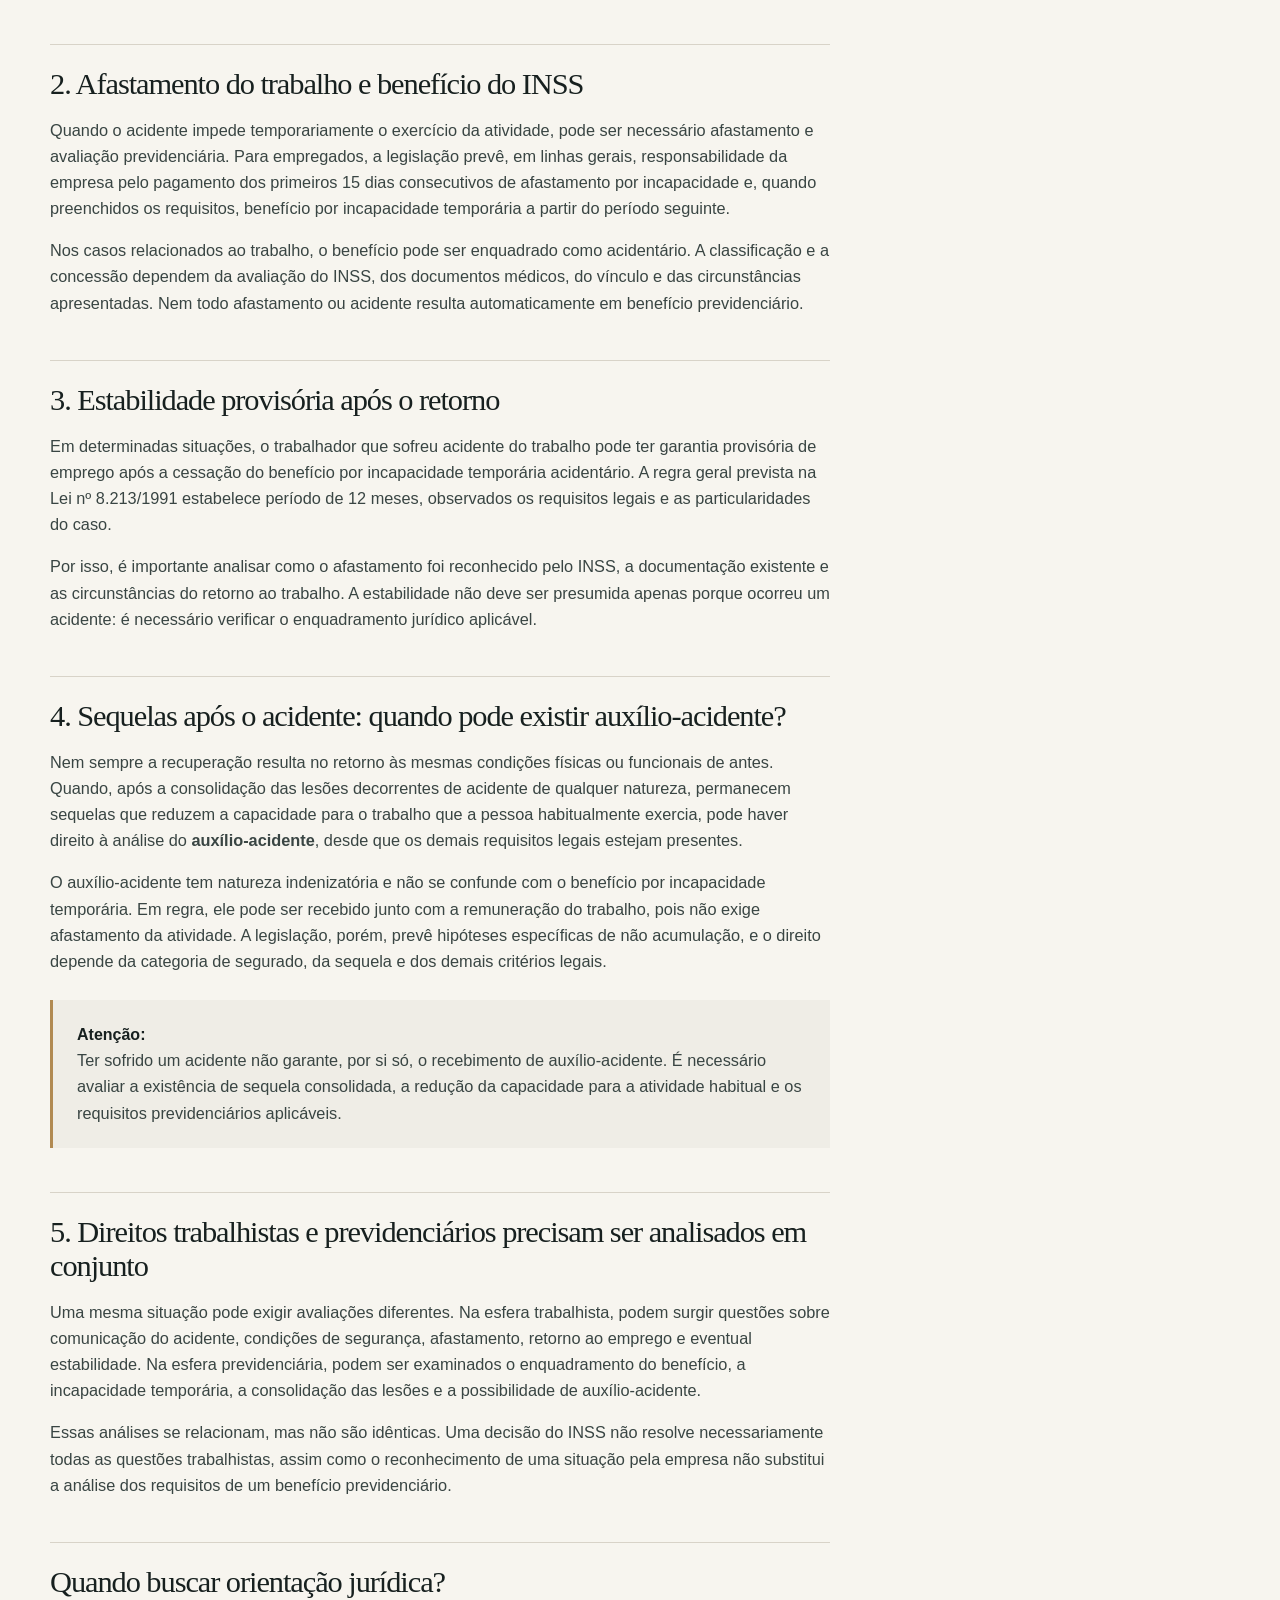
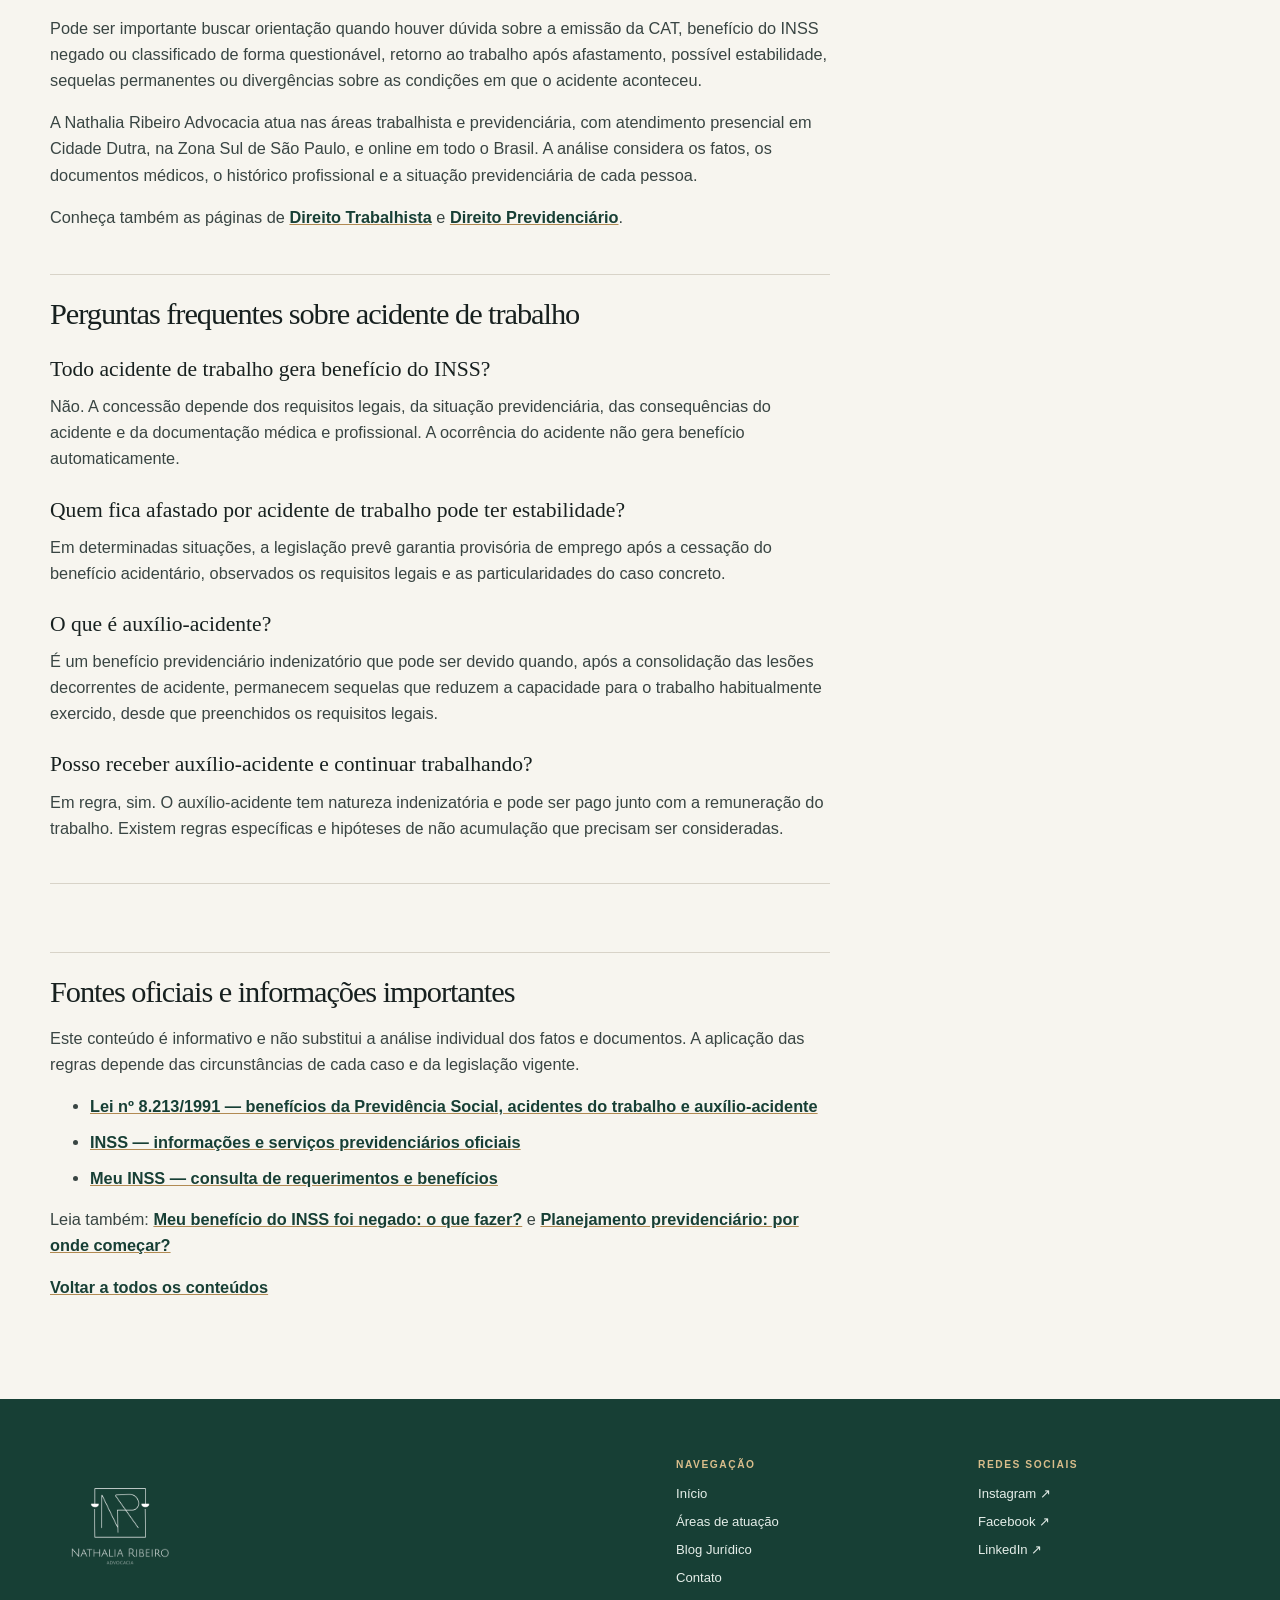
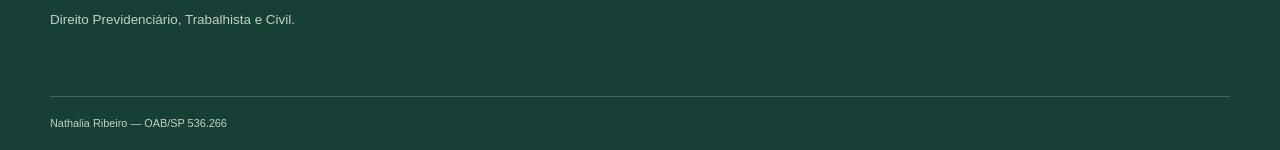
<file: blog/acidente-de-trabalho-direitos-trabalhistas-previdenciarios/index.html>
<!doctype html>
<html lang="pt-BR">
<head>
  <meta charset="utf-8">
  <meta name="viewport" content="width=device-width, initial-scale=1">
  <title>Acidente de trabalho: quais são os direitos trabalhistas e previdenciários? | Nathalia Ribeiro</title>
  <meta name="description" content="Entenda como um acidente de trabalho pode envolver afastamento pelo INSS, estabilidade provisória e auxílio-acidente. Informação jurídica para trabalhadores da Zona Sul de São Paulo. Atendimento online em todo o Brasil.">
  <meta name="author" content="Nathalia Ribeiro Advocacia">
  <meta name="robots" content="index, follow">
  <meta name="theme-color" content="#17201f">
  <link rel="canonical" href="https://www.nathaliaribeiro.adv.br/blog/acidente-de-trabalho-direitos-trabalhistas-previdenciarios/">
  <meta property="og:title" content="Acidente de trabalho: quais são os direitos trabalhistas e previdenciários?">
  <meta property="og:description" content="Afastamento pelo INSS, estabilidade após o retorno e auxílio-acidente: compreenda como os direitos trabalhistas e previdenciários podem se relacionar.">
  <meta property="og:type" content="article">
  <meta property="og:url" content="https://www.nathaliaribeiro.adv.br/blog/acidente-de-trabalho-direitos-trabalhistas-previdenciarios/">
  <meta property="og:image" content="https://www.nathaliaribeiro.adv.br/assets/background-direito-previdenciario.jpg">
  <meta property="og:image:alt" content="Imagem institucional da Nathalia Ribeiro Advocacia">
  <meta property="og:site_name" content="Nathalia Ribeiro Advocacia">
  <meta property="og:locale" content="pt_BR">
  <link rel="icon" href="../../favicon.ico" type="image/x-icon">
  <link rel="stylesheet" href="../../style.css">
  <link rel="stylesheet" href="../../internal.css">
  <script type="application/ld+json">
  {
    "@context":"https://schema.org",
    "@graph":[
      {
        "@type":"BlogPosting",
        "@id":"https://www.nathaliaribeiro.adv.br/blog/acidente-de-trabalho-direitos-trabalhistas-previdenciarios/#article",
        "mainEntityOfPage":{"@type":"WebPage","@id":"https://www.nathaliaribeiro.adv.br/blog/acidente-de-trabalho-direitos-trabalhistas-previdenciarios/"},
        "headline":"Acidente de trabalho: quais são os direitos trabalhistas e previdenciários?",
        "description":"Entenda como um acidente de trabalho pode envolver afastamento pelo INSS, estabilidade provisória e auxílio-acidente.",
        "image":"https://www.nathaliaribeiro.adv.br/assets/background-direito-previdenciario.jpg",
        "datePublished":"2026-11-07",
        "dateModified":"2026-11-07",
        "inLanguage":"pt-BR",
        "author":{"@type":"Person","name":"Nathalia Ribeiro","jobTitle":"Advogada"},
        "publisher":{"@type":"LegalService","name":"Nathalia Ribeiro Advocacia","url":"https://www.nathaliaribeiro.adv.br/"}
      },
      {
        "@type":"BreadcrumbList",
        "itemListElement":[
          {"@type":"ListItem","position":1,"name":"Início","item":"https://www.nathaliaribeiro.adv.br/"},
          {"@type":"ListItem","position":2,"name":"Blog Jurídico","item":"https://www.nathaliaribeiro.adv.br/blog/"},
          {"@type":"ListItem","position":3,"name":"Acidente de trabalho: direitos trabalhistas e previdenciários","item":"https://www.nathaliaribeiro.adv.br/blog/acidente-de-trabalho-direitos-trabalhistas-previdenciarios/"}
        ]
      },
      {
        "@type":"FAQPage",
        "mainEntity":[
          {"@type":"Question","name":"Todo acidente de trabalho gera benefício do INSS?","acceptedAnswer":{"@type":"Answer","text":"Não. O reconhecimento de benefício depende dos requisitos legais, da situação previdenciária, das consequências do acidente e da documentação médica e profissional."}},
          {"@type":"Question","name":"Quem fica afastado por acidente de trabalho pode ter estabilidade?","acceptedAnswer":{"@type":"Answer","text":"Em determinadas situações, a legislação prevê garantia provisória de emprego após a cessação do benefício acidentário, observados os requisitos legais e as particularidades do caso."}},
          {"@type":"Question","name":"O que é auxílio-acidente?","acceptedAnswer":{"@type":"Answer","text":"É um benefício previdenciário de natureza indenizatória que pode ser devido quando, após a consolidação das lesões decorrentes de acidente, permanecem sequelas que reduzem a capacidade para o trabalho habitualmente exercido, desde que preenchidos os requisitos legais."}},
          {"@type":"Question","name":"Posso receber auxílio-acidente e continuar trabalhando?","acceptedAnswer":{"@type":"Answer","text":"Em regra, o auxílio-acidente pode ser recebido junto com a remuneração do trabalho, pois tem natureza indenizatória. Existem exceções e regras específicas, por isso é necessário analisar a situação previdenciária individual."}}
        ]
      }
    ]
  }
  </script>
  <style>
    .post-hero{background:linear-gradient(110deg,rgba(16,45,39,.96),rgba(16,45,39,.82)),url('../../assets/background-direito-previdenciario.jpg') center/cover;color:var(--white);padding:132px 0 54px}
    .post-hero .container{max-width:900px}.post-hero .eyebrow{color:var(--gold-light)}
    .post-hero h1{max-width:850px;font-size:clamp(2.25rem,4.5vw,3.7rem)}
    .post-hero .post-lede{max-width:760px;color:var(--green-soft);font-size:1.08rem}
    .post-meta{color:var(--green-soft);font-size:.8rem;margin:24px 0 0}
    .post-layout{display:grid;grid-template-columns:minmax(0,780px) 290px;gap:64px;align-items:start;padding:54px 0 82px}
    .post-body{min-width:0}.post-body p,.post-body li{color:var(--ink-soft);font-size:1.02rem}
    .post-body h2{font-size:1.9rem;margin:44px 0 16px;padding-top:22px;border-top:1px solid var(--line)}
    .post-body h3{font-size:1.35rem;margin:26px 0 12px}
    .post-body a{color:var(--green);font-weight:700;text-decoration-color:var(--gold);overflow-wrap:anywhere}
    .post-body li{margin:8px 0}.post-callout{padding:22px 24px;margin:26px 0;background:#efede6;border-left:3px solid var(--gold)}
    .post-callout p:last-child{margin-bottom:0}.post-aside{position:sticky;top:100px;background:var(--green);color:#fff;padding:26px}
    .post-aside h2{font-size:1.55rem;margin-bottom:14px}.post-aside p{font-size:.9rem;color:var(--green-soft)}
    .post-aside .button{width:100%;margin-top:8px;background:#fff;color:var(--green-deep)}
    .post-sources{font-size:.9rem}.post-sources li{margin:10px 0}
    .post-bottom{border-top:1px solid var(--line);padding-top:24px;margin-top:42px}
    @media(max-width:850px){.post-layout{grid-template-columns:1fr;gap:36px;padding-top:36px}.post-aside{position:static}.post-hero{padding:112px 0 44px}.post-body h2{font-size:1.65rem}}
  </style>
</head>
<body class="internal-page">
  <a class="skip-link" href="#conteudo">Pular para o conteúdo</a>
  <header class="site-header"><div class="container header-inner">
    <a class="menu-brand" href="../../" aria-label="Nathalia Ribeiro Advocacia — início"><img src="../../assets/logo.png" alt="Nathalia Ribeiro Advocacia" width="180" height="60"></a>
    <button class="menu-toggle" type="button" aria-expanded="false" aria-controls="site-nav" aria-label="Abrir menu"><span></span><span></span><span></span></button>
    <nav id="site-nav" class="site-nav" aria-label="Navegação principal">
      <a href="../../direito-previdenciario-cidade-dutra/">Direito Previdenciário</a>
      <a href="../../direito-trabalhista-cidade-dutra/">Direito Trabalhista</a>
      <a href="../../direito-civil-cidade-dutra/">Direito Civil</a>
      <a href="../../advogada-zona-sul-sao-paulo/">Atendimento na Zona Sul</a>
          <a href="../doenca-ocupacional-direitos-trabalhistas-previdenciarios/">Doença ocupacional</a>
      <a href="../" aria-current="page">Blog Jurídico</a>
    </nav>
  </div></header>
  <main id="conteudo">
    <section class="post-hero"><div class="container">
      <p class="eyebrow">Conteúdos · Direito Trabalhista e Previdenciário</p>
      <h1>Acidente de trabalho: quais são os direitos trabalhistas e previdenciários?</h1>
      <p class="post-lede">Um acidente durante o trabalho pode trazer consequências que vão além do período de recuperação. Entenda como afastamento pelo INSS, retorno ao emprego e possíveis sequelas podem envolver direitos diferentes.</p>
      <p class="post-meta">Nathalia Ribeiro Advocacia · Conteúdo informativo · Publicado em 7 de novembro de 2026</p>
    </div></section>
    <div class="container post-layout">
      <article class="post-body">
        <p>Um acidente de trabalho pode afetar a saúde, a renda e a rotina profissional de quem trabalha. Além dos cuidados médicos, é importante compreender que a situação pode envolver questões de <strong>Direito do Trabalho</strong> e de <strong>Direito Previdenciário</strong>, cada uma com requisitos e consequências próprios.</p>
        <p>Para trabalhadores da <strong>Zona Sul de São Paulo</strong>, inclusive de Cidade Dutra e bairros próximos, conhecer essas diferenças ajuda a identificar quais documentos guardar e quais pontos precisam ser avaliados. A existência de um acidente, por si só, não significa que todos os benefícios ou garantias serão automaticamente reconhecidos.</p>

        <h2>O que pode ser considerado acidente de trabalho?</h2>
        <p>A legislação previdenciária considera acidente do trabalho aquele que ocorre pelo exercício do trabalho a serviço de empresa ou empregador doméstico, ou pelo exercício do trabalho dos segurados abrangidos pela lei, e que provoque lesão corporal ou perturbação funcional com consequência sobre a capacidade para o trabalho ou morte.</p>
        <p>Também existem situações que podem ser equiparadas a acidente do trabalho, como determinadas doenças profissionais e doenças relacionadas às condições em que o trabalho é realizado. O enquadramento depende da relação entre o problema de saúde e a atividade, além das circunstâncias e provas de cada caso.</p>

        <h2>1. Comunicação do acidente e documentação</h2>
        <p>A Comunicação de Acidente de Trabalho (CAT) é um registro importante. A empresa deve comunicar o acidente nos prazos previstos em lei. Se ela não fizer a comunicação, a CAT também pode ser registrada por outras pessoas ou entidades legitimadas, como o próprio trabalhador, seus dependentes, sindicato, médico ou autoridade pública.</p>
        <p>Além da CAT, é importante guardar documentos que ajudem a esclarecer o ocorrido e suas consequências, por exemplo:</p>
        <ul>
          <li>atestados, relatórios, exames e prontuários médicos;</li>
          <li>documentos de atendimento de emergência e registros do acidente;</li>
          <li>comprovantes de afastamento e comunicações feitas à empresa;</li>
          <li>documentos sobre a função exercida e as atividades realizadas;</li>
          <li>comprovantes de benefício ou decisões do INSS, quando houver.</li>
        </ul>
        <p>A documentação necessária varia conforme o acidente, o tratamento e os direitos que serão analisados.</p>

        <h2>2. Afastamento do trabalho e benefício do INSS</h2>
        <p>Quando o acidente impede temporariamente o exercício da atividade, pode ser necessário afastamento e avaliação previdenciária. Para empregados, a legislação prevê, em linhas gerais, responsabilidade da empresa pelo pagamento dos primeiros 15 dias consecutivos de afastamento por incapacidade e, quando preenchidos os requisitos, benefício por incapacidade temporária a partir do período seguinte.</p>
        <p>Nos casos relacionados ao trabalho, o benefício pode ser enquadrado como acidentário. A classificação e a concessão dependem da avaliação do INSS, dos documentos médicos, do vínculo e das circunstâncias apresentadas. Nem todo afastamento ou acidente resulta automaticamente em benefício previdenciário.</p>

        <h2>3. Estabilidade provisória após o retorno</h2>
        <p>Em determinadas situações, o trabalhador que sofreu acidente do trabalho pode ter garantia provisória de emprego após a cessação do benefício por incapacidade temporária acidentário. A regra geral prevista na Lei nº 8.213/1991 estabelece período de 12 meses, observados os requisitos legais e as particularidades do caso.</p>
        <p>Por isso, é importante analisar como o afastamento foi reconhecido pelo INSS, a documentação existente e as circunstâncias do retorno ao trabalho. A estabilidade não deve ser presumida apenas porque ocorreu um acidente: é necessário verificar o enquadramento jurídico aplicável.</p>

        <h2>4. Sequelas após o acidente: quando pode existir auxílio-acidente?</h2>
        <p>Nem sempre a recuperação resulta no retorno às mesmas condições físicas ou funcionais de antes. Quando, após a consolidação das lesões decorrentes de acidente de qualquer natureza, permanecem sequelas que reduzem a capacidade para o trabalho que a pessoa habitualmente exercia, pode haver direito à análise do <strong>auxílio-acidente</strong>, desde que os demais requisitos legais estejam presentes.</p>
        <p>O auxílio-acidente tem natureza indenizatória e não se confunde com o benefício por incapacidade temporária. Em regra, ele pode ser recebido junto com a remuneração do trabalho, pois não exige afastamento da atividade. A legislação, porém, prevê hipóteses específicas de não acumulação, e o direito depende da categoria de segurado, da sequela e dos demais critérios legais.</p>
        <div class="post-callout"><strong>Atenção:</strong><p>Ter sofrido um acidente não garante, por si só, o recebimento de auxílio-acidente. É necessário avaliar a existência de sequela consolidada, a redução da capacidade para a atividade habitual e os requisitos previdenciários aplicáveis.</p></div>

        <h2>5. Direitos trabalhistas e previdenciários precisam ser analisados em conjunto</h2>
        <p>Uma mesma situação pode exigir avaliações diferentes. Na esfera trabalhista, podem surgir questões sobre comunicação do acidente, condições de segurança, afastamento, retorno ao emprego e eventual estabilidade. Na esfera previdenciária, podem ser examinados o enquadramento do benefício, a incapacidade temporária, a consolidação das lesões e a possibilidade de auxílio-acidente.</p>
        <p>Essas análises se relacionam, mas não são idênticas. Uma decisão do INSS não resolve necessariamente todas as questões trabalhistas, assim como o reconhecimento de uma situação pela empresa não substitui a análise dos requisitos de um benefício previdenciário.</p>

        <h2>Quando buscar orientação jurídica?</h2>
        <p>Pode ser importante buscar orientação quando houver dúvida sobre a emissão da CAT, benefício do INSS negado ou classificado de forma questionável, retorno ao trabalho após afastamento, possível estabilidade, sequelas permanentes ou divergências sobre as condições em que o acidente aconteceu.</p>
        <p>A Nathalia Ribeiro Advocacia atua nas áreas trabalhista e previdenciária, com atendimento presencial em Cidade Dutra, na Zona Sul de São Paulo, e online em todo o Brasil. A análise considera os fatos, os documentos médicos, o histórico profissional e a situação previdenciária de cada pessoa.</p>
        <p>Conheça também as páginas de <a href="../../direito-trabalhista-cidade-dutra/">Direito Trabalhista</a> e <a href="../../direito-previdenciario-cidade-dutra/">Direito Previdenciário</a>.</p>

        <h2>Perguntas frequentes sobre acidente de trabalho</h2>
        <h3>Todo acidente de trabalho gera benefício do INSS?</h3>
        <p>Não. A concessão depende dos requisitos legais, da situação previdenciária, das consequências do acidente e da documentação médica e profissional. A ocorrência do acidente não gera benefício automaticamente.</p>
        <h3>Quem fica afastado por acidente de trabalho pode ter estabilidade?</h3>
        <p>Em determinadas situações, a legislação prevê garantia provisória de emprego após a cessação do benefício acidentário, observados os requisitos legais e as particularidades do caso concreto.</p>
        <h3>O que é auxílio-acidente?</h3>
        <p>É um benefício previdenciário indenizatório que pode ser devido quando, após a consolidação das lesões decorrentes de acidente, permanecem sequelas que reduzem a capacidade para o trabalho habitualmente exercido, desde que preenchidos os requisitos legais.</p>
        <h3>Posso receber auxílio-acidente e continuar trabalhando?</h3>
        <p>Em regra, sim. O auxílio-acidente tem natureza indenizatória e pode ser pago junto com a remuneração do trabalho. Existem regras específicas e hipóteses de não acumulação que precisam ser consideradas.</p>

        <div class="post-bottom">
          <h2>Fontes oficiais e informações importantes</h2>
          <p>Este conteúdo é informativo e não substitui a análise individual dos fatos e documentos. A aplicação das regras depende das circunstâncias de cada caso e da legislação vigente.</p>
          <ul class="post-sources">
            <li><a href="https://www.planalto.gov.br/ccivil_03/leis/l8213cons.htm" target="_blank" rel="noopener noreferrer">Lei nº 8.213/1991 — benefícios da Previdência Social, acidentes do trabalho e auxílio-acidente</a></li>
            <li><a href="https://www.gov.br/inss/pt-br" target="_blank" rel="noopener noreferrer">INSS — informações e serviços previdenciários oficiais</a></li>
            <li><a href="https://meu.inss.gov.br/" target="_blank" rel="noopener noreferrer">Meu INSS — consulta de requerimentos e benefícios</a></li>
          </ul>
          <p>Leia também: <a href="../beneficio-inss-negado/">Meu benefício do INSS foi negado: o que fazer?</a> e <a href="../planejamento-previdenciario-por-onde-comecar/">Planejamento previdenciário: por onde começar?</a></p>
          <p><a href="../">Voltar a todos os conteúdos</a></p>
        </div>
      </article>
      <aside class="post-aside">
        <p class="eyebrow">Direito Trabalhista e Previdenciário</p>
        <h2>Precisa compreender seus direitos após um acidente?</h2>
        <p>Atendimento presencial em Cidade Dutra, na Zona Sul de São Paulo, e online em todo o Brasil. Cada situação depende da análise dos fatos e documentos.</p>
        <a class="button" href="https://wa.me/5511942294767?text=Ol%C3%A1%2C%20gostaria%20de%20informa%C3%A7%C3%B5es%20sobre%20direitos%20ap%C3%B3s%20acidente%20de%20trabalho." target="_blank" rel="noopener noreferrer">Entrar em contato <span aria-hidden="true">↗</span></a>
        <div class="related-links">
          <a href="../../direito-trabalhista-cidade-dutra/">Direito Trabalhista</a>
          <a href="../../direito-previdenciario-cidade-dutra/">Direito Previdenciário</a>
          <a href="../../advogada-zona-sul-sao-paulo/">Atendimento na Zona Sul</a>
        </div>
      </aside>
    </div>
  </main>
  <footer class="site-footer"><div class="container footer-grid">
    <div><img src="../../assets/logo.png" alt="Nathalia Ribeiro Advocacia" width="180" height="60"><p>Direito Previdenciário, Trabalhista e Civil.</p></div>
    <div><p class="footer-label">Navegação</p><a href="../../">Início</a><a href="../../#atuacao">Áreas de atuação</a><a href="../">Blog Jurídico</a><a href="../../#contato">Contato</a></div>
    <div><p class="footer-label">Redes sociais</p><a href="https://www.instagram.com/nathalia_ribeiro.adv/" target="_blank" rel="noopener noreferrer">Instagram ↗</a><a href="https://www.facebook.com/adv.nathalia.ribeiro" target="_blank" rel="noopener noreferrer">Facebook ↗</a><a href="https://www.linkedin.com/in/nathaliaribeiroadv" target="_blank" rel="noopener noreferrer">LinkedIn ↗</a></div>
  </div><div class="container footer-bottom"><span>Nathalia Ribeiro — OAB/SP 536.266</span></div></footer>
  <script src="../../script.js"></script>
</body>
</html>
</file>
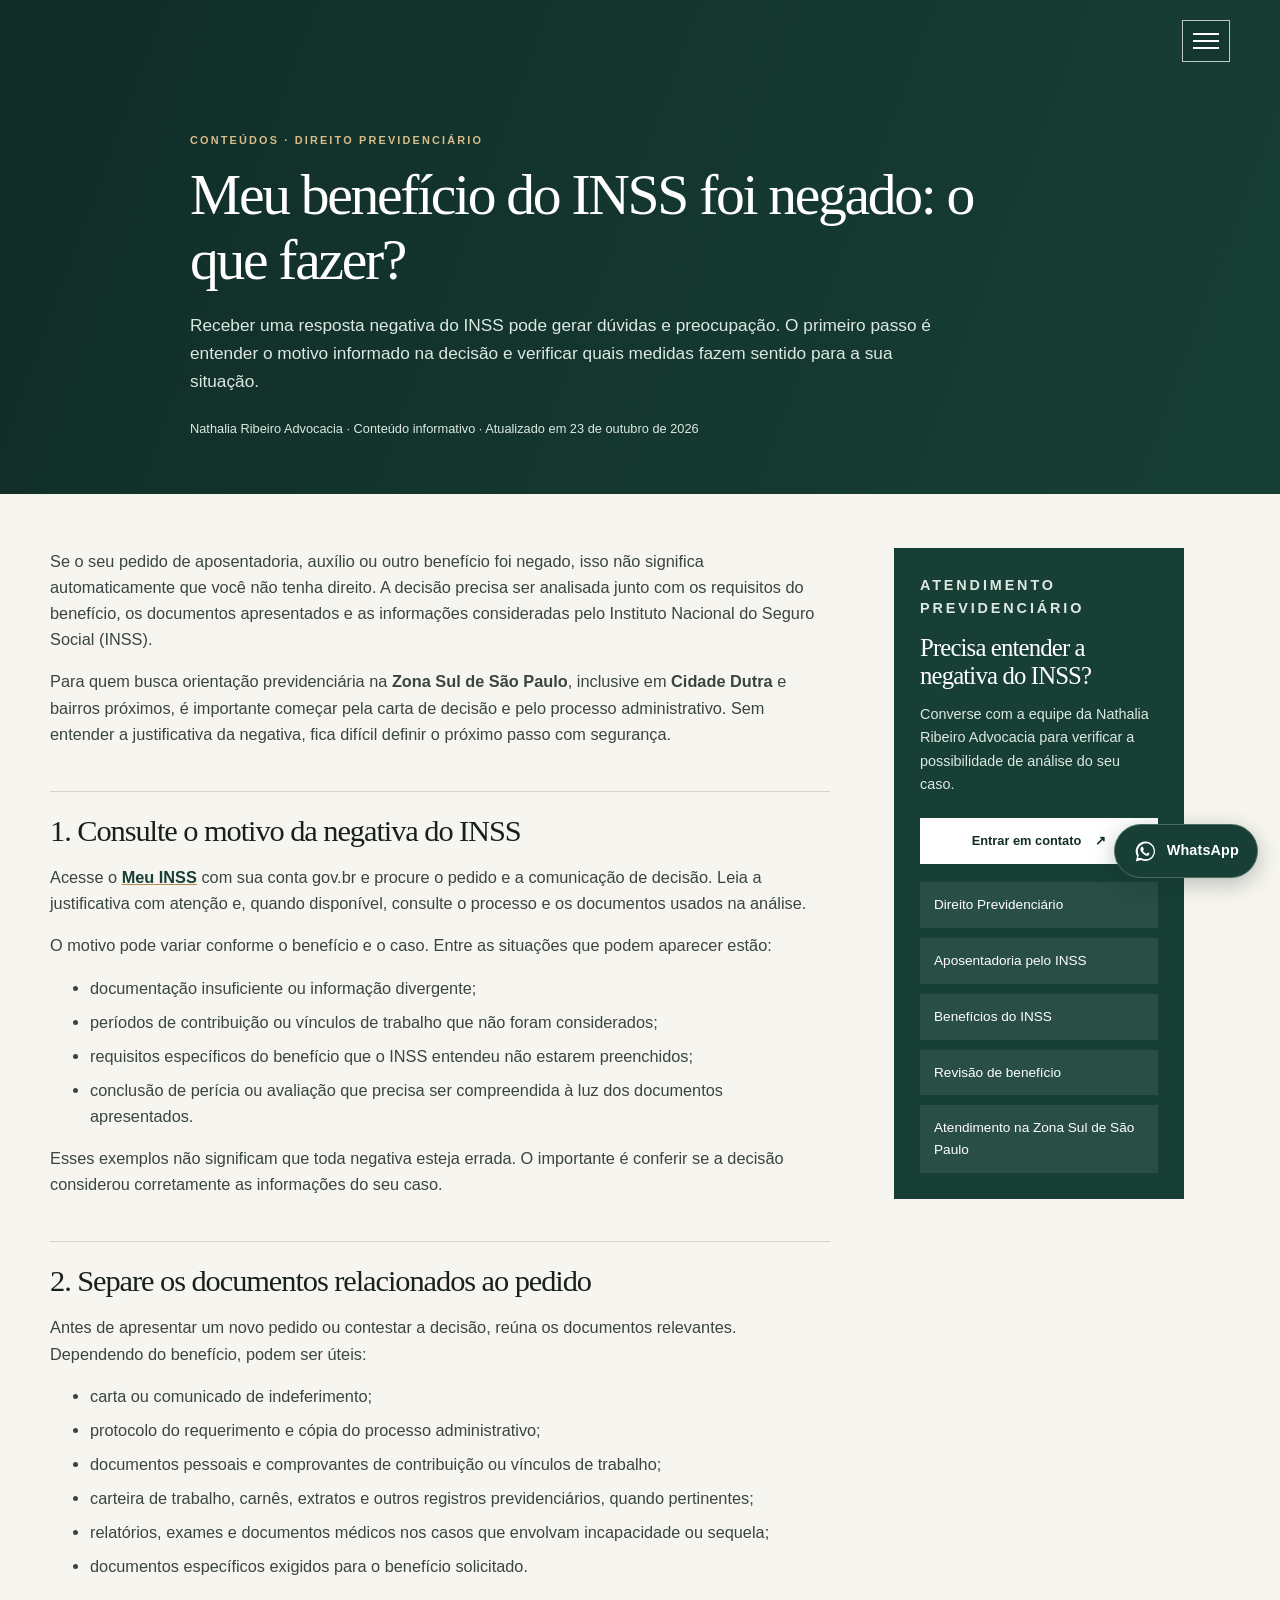
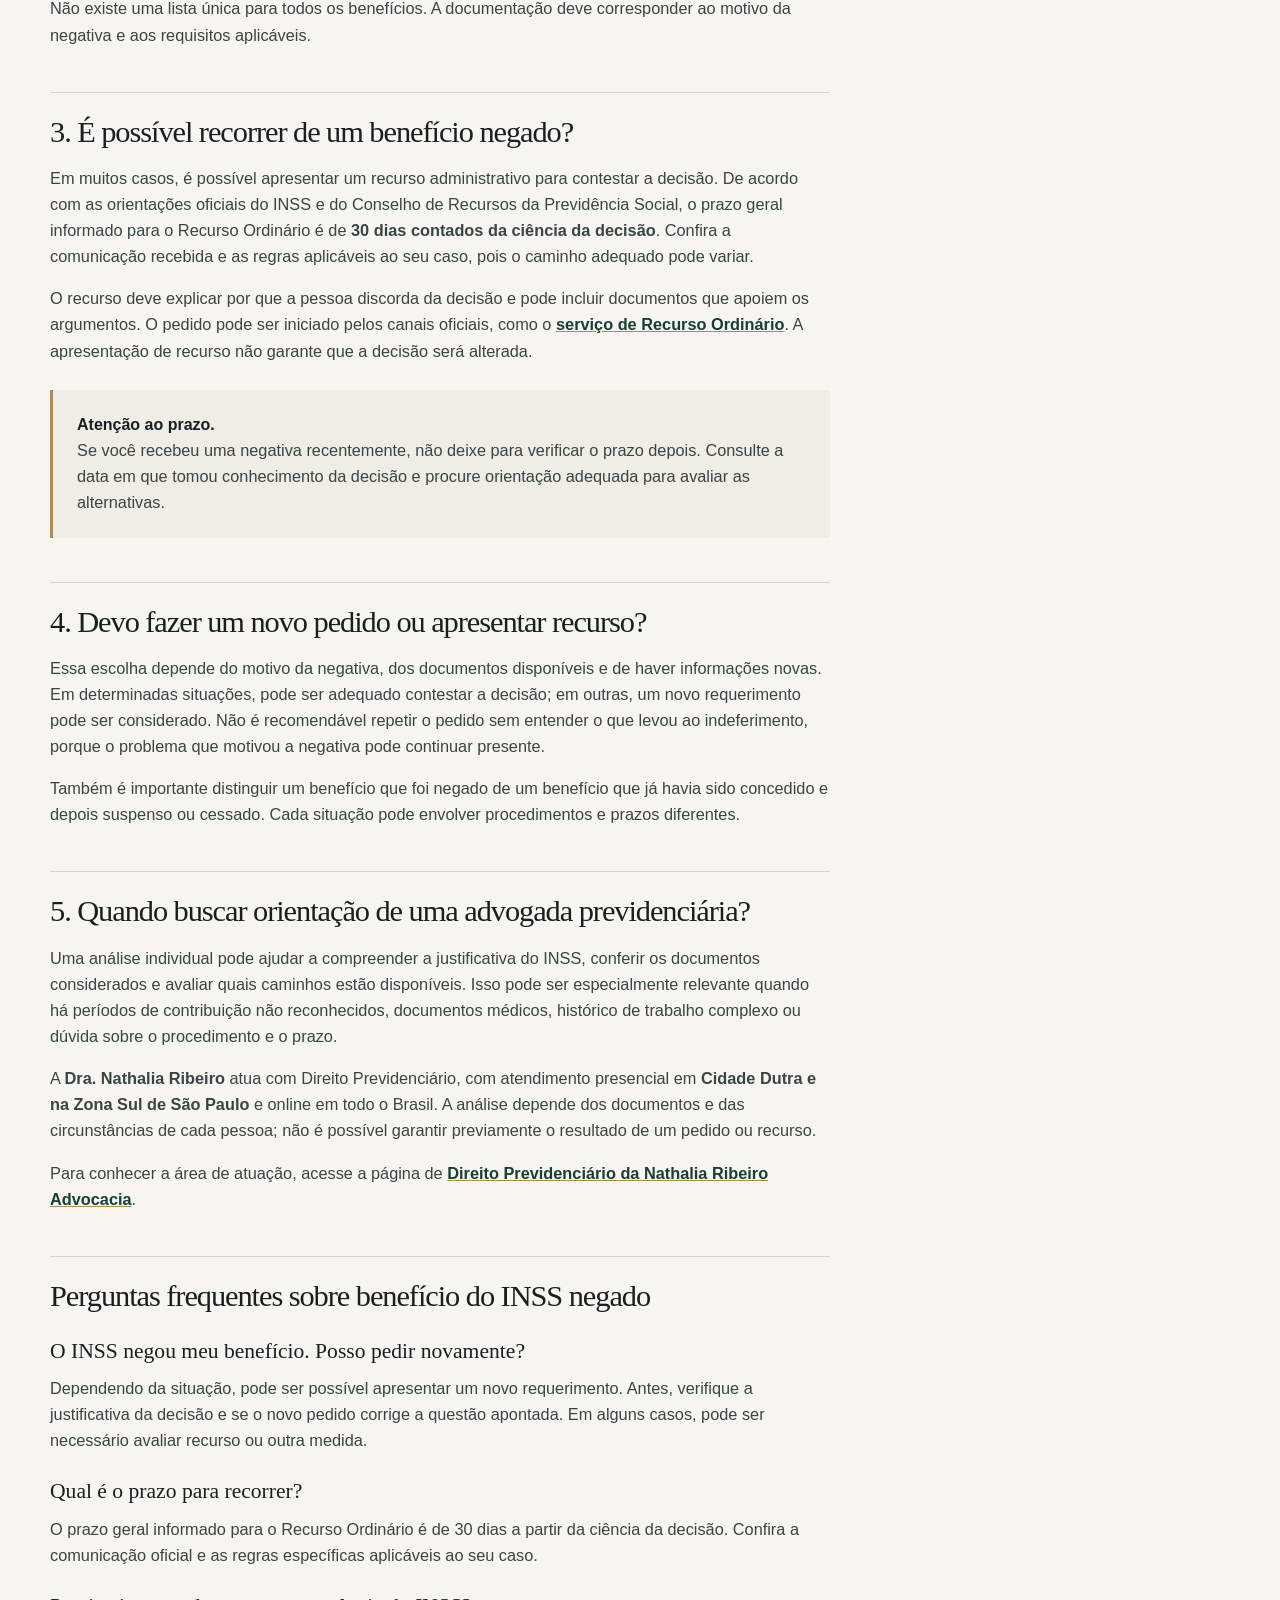
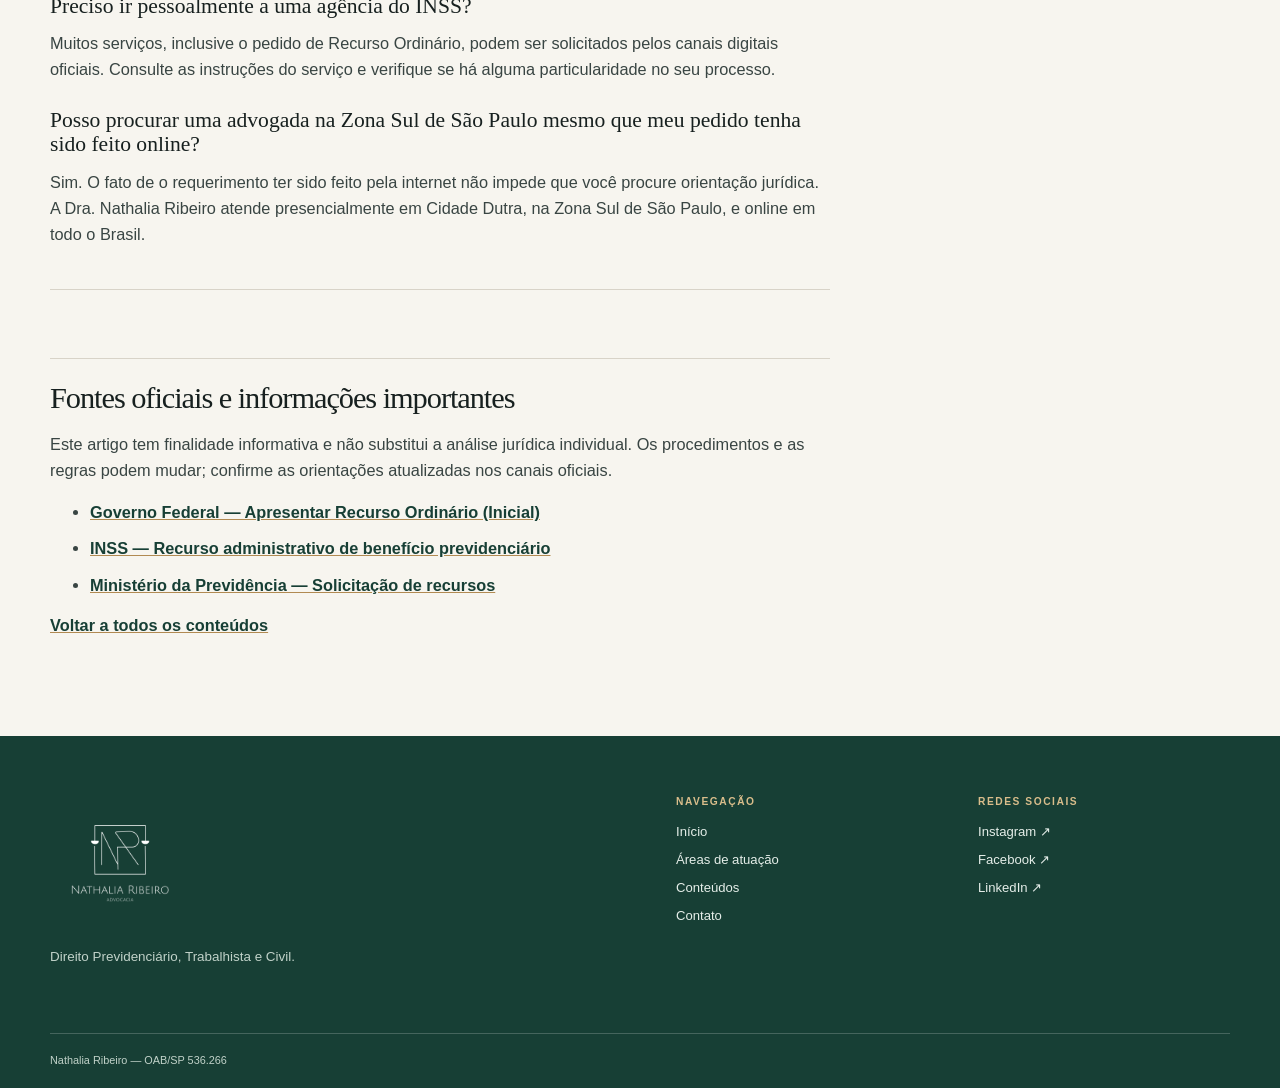
<file: blog/beneficio-inss-negado/index.html>
<!doctype html>
<html lang="pt-BR">
<head>
  <meta charset="utf-8">
  <meta name="viewport" content="width=device-width, initial-scale=1">
  <title>Meu benefício do INSS foi negado: o que fazer? | Nathalia Ribeiro</title>
  <meta name="description" content="Teve um benefício do INSS negado? Saiba como consultar o motivo, reunir documentos e avaliar os próximos passos. Atendimento presencial em Cidade Dutra e online em todo o Brasil.">
  <meta name="author" content="Nathalia Ribeiro Advocacia">
  <meta name="robots" content="index, follow">
  <link rel="canonical" href="https://www.nathaliaribeiro.adv.br/blog/beneficio-inss-negado/">
  <meta property="og:title" content="Meu benefício do INSS foi negado: o que fazer?">
  <meta property="og:description" content="Entenda como verificar o motivo da negativa do INSS e quais caminhos podem ser avaliados em cada caso.">
  <meta property="og:type" content="article">
  <meta property="og:url" content="https://www.nathaliaribeiro.adv.br/blog/beneficio-inss-negado/">
  <meta property="og:image" content="https://www.nathaliaribeiro.adv.br/assets/dra-nathalia-ribeiro.png">
  <meta property="og:site_name" content="Nathalia Ribeiro Advocacia">
  <meta property="og:locale" content="pt_BR">
  <link rel="icon" href="../../favicon.ico" type="image/x-icon">
  <link rel="stylesheet" href="../../style.css">
  <link rel="stylesheet" href="../../internal.css">
  <script type="application/ld+json">
  {
    "@context":"https://schema.org",
    "@graph":[
      {"@type":"BlogPosting","@id":"https://www.nathaliaribeiro.adv.br/blog/beneficio-inss-negado/#article","mainEntityOfPage":{"@type":"WebPage","@id":"https://www.nathaliaribeiro.adv.br/blog/beneficio-inss-negado/"},"headline":"Meu benefício do INSS foi negado: o que fazer?","description":"Entenda como verificar o motivo da negativa do INSS e quais caminhos podem ser avaliados em cada caso.","image":"https://www.nathaliaribeiro.adv.br/assets/dra-nathalia-ribeiro.png","datePublished":"2026-10-23","dateModified":"2026-10-23","inLanguage":"pt-BR","publisher":{"@type":"LegalService","name":"Nathalia Ribeiro Advocacia","url":"https://www.nathaliaribeiro.adv.br/"}},
      {"@type":"BreadcrumbList","itemListElement":[{"@type":"ListItem","position":1,"name":"Início","item":"https://www.nathaliaribeiro.adv.br/"},{"@type":"ListItem","position":2,"name":"Blog Jurídico","item":"https://www.nathaliaribeiro.adv.br/blog/"},{"@type":"ListItem","position":3,"name":"Meu benefício do INSS foi negado: o que fazer?","item":"https://www.nathaliaribeiro.adv.br/blog/beneficio-inss-negado/"}]}
    ]
  }
  </script>
  <style>
    .post-hero{background:linear-gradient(110deg,var(--green-deep),var(--green));color:var(--white);padding:132px 0 54px}
    .post-hero .container{max-width:900px}.post-hero .eyebrow{color:var(--gold-light)}
    .post-hero h1{max-width:850px;font-size:clamp(2.25rem,4.5vw,3.7rem)}
    .post-hero .post-lede{max-width:760px;color:var(--green-soft);font-size:1.08rem}
    .post-meta{color:var(--green-soft);font-size:.8rem;margin:24px 0 0}
    .post-layout{display:grid;grid-template-columns:minmax(0,780px) 290px;gap:64px;align-items:start;padding:54px 0 82px}
    .post-body{min-width:0}.post-body p,.post-body li{color:var(--ink-soft);font-size:1.02rem}
    .post-body h2{font-size:1.9rem;margin:44px 0 16px;padding-top:22px;border-top:1px solid var(--line)}
    .post-body h3{font-size:1.35rem;margin:26px 0 12px}
    .post-body a{color:var(--green);font-weight:700;text-decoration-color:var(--gold);overflow-wrap:anywhere}
    .post-body li{margin:8px 0}.post-callout{padding:22px 24px;margin:26px 0;background:#efede6;border-left:3px solid var(--gold)}
    .post-callout p:last-child{margin-bottom:0}.post-aside{position:sticky;top:100px;background:var(--green);color:#fff;padding:26px}
    .post-aside h2{font-size:1.55rem;margin-bottom:14px}.post-aside p{font-size:.9rem;color:var(--green-soft)}
    .post-aside .button{width:100%;margin-top:8px;background:#fff;color:var(--green-deep)}
    .post-sources{font-size:.9rem}.post-sources li{margin:10px 0}
    .post-bottom{border-top:1px solid var(--line);padding-top:24px;margin-top:42px}
    @media(max-width:850px){.post-layout{grid-template-columns:1fr;gap:36px;padding-top:36px}.post-aside{position:static}.post-hero{padding:112px 0 44px}.post-body h2{font-size:1.65rem}}
  </style>
</head>
<body class="internal-page">
  <a class="skip-link" href="#conteudo">Pular para o conteúdo</a>
  <header class="site-header"><div class="container header-inner">
    <a class="menu-brand" href="../../" aria-label="Nathalia Ribeiro Advocacia — início"><img src="../../assets/logo.png" alt="Nathalia Ribeiro Advocacia" width="180" height="60"></a>
    <button class="menu-toggle" type="button" aria-expanded="false" aria-controls="site-nav" aria-label="Abrir menu"><span></span><span></span><span></span></button>
    <nav id="site-nav" class="site-nav" aria-label="Navegação principal">
      <a href="../../direito-previdenciario-cidade-dutra/">Direito Previdenciário</a>
      <a href="../../direito-trabalhista-cidade-dutra/">Direito Trabalhista</a>
      <a href="../../direito-civil-cidade-dutra/">Direito Civil</a>
      <a href="../../advogada-zona-sul-sao-paulo/">Atendimento na Zona Sul</a>
      <a href="../" aria-current="page">Conteúdos</a>
    </nav>
  </div></header>
  <main id="conteudo">
    <section class="post-hero"><div class="container">
      <p class="eyebrow">Conteúdos · Direito Previdenciário</p>
      <h1>Meu benefício do INSS foi negado: o que fazer?</h1>
      <p class="post-lede">Receber uma resposta negativa do INSS pode gerar dúvidas e preocupação. O primeiro passo é entender o motivo informado na decisão e verificar quais medidas fazem sentido para a sua situação.</p>
      <p class="post-meta">Nathalia Ribeiro Advocacia · Conteúdo informativo · Atualizado em 23 de outubro de 2026</p>
    </div></section>
    <div class="container post-layout">
      <article class="post-body">
        <p>Se o seu pedido de aposentadoria, auxílio ou outro benefício foi negado, isso não significa automaticamente que você não tenha direito. A decisão precisa ser analisada junto com os requisitos do benefício, os documentos apresentados e as informações consideradas pelo Instituto Nacional do Seguro Social (INSS).</p>
        <p>Para quem busca orientação previdenciária na <strong>Zona Sul de São Paulo</strong>, inclusive em <strong>Cidade Dutra</strong> e bairros próximos, é importante começar pela carta de decisão e pelo processo administrativo. Sem entender a justificativa da negativa, fica difícil definir o próximo passo com segurança.</p>

        <h2>1. Consulte o motivo da negativa do INSS</h2>
        <p>Acesse o <a href="https://meu.inss.gov.br/" target="_blank" rel="noopener noreferrer">Meu INSS</a> com sua conta gov.br e procure o pedido e a comunicação de decisão. Leia a justificativa com atenção e, quando disponível, consulte o processo e os documentos usados na análise.</p>
        <p>O motivo pode variar conforme o benefício e o caso. Entre as situações que podem aparecer estão:</p>
        <ul>
          <li>documentação insuficiente ou informação divergente;</li>
          <li>períodos de contribuição ou vínculos de trabalho que não foram considerados;</li>
          <li>requisitos específicos do benefício que o INSS entendeu não estarem preenchidos;</li>
          <li>conclusão de perícia ou avaliação que precisa ser compreendida à luz dos documentos apresentados.</li>
        </ul>
        <p>Esses exemplos não significam que toda negativa esteja errada. O importante é conferir se a decisão considerou corretamente as informações do seu caso.</p>

        <h2>2. Separe os documentos relacionados ao pedido</h2>
        <p>Antes de apresentar um novo pedido ou contestar a decisão, reúna os documentos relevantes. Dependendo do benefício, podem ser úteis:</p>
        <ul>
          <li>carta ou comunicado de indeferimento;</li>
          <li>protocolo do requerimento e cópia do processo administrativo;</li>
          <li>documentos pessoais e comprovantes de contribuição ou vínculos de trabalho;</li>
          <li>carteira de trabalho, carnês, extratos e outros registros previdenciários, quando pertinentes;</li>
          <li>relatórios, exames e documentos médicos nos casos que envolvam incapacidade ou sequela;</li>
          <li>documentos específicos exigidos para o benefício solicitado.</li>
        </ul>
        <p>Não existe uma lista única para todos os benefícios. A documentação deve corresponder ao motivo da negativa e aos requisitos aplicáveis.</p>

        <h2>3. É possível recorrer de um benefício negado?</h2>
        <p>Em muitos casos, é possível apresentar um recurso administrativo para contestar a decisão. De acordo com as orientações oficiais do INSS e do Conselho de Recursos da Previdência Social, o prazo geral informado para o Recurso Ordinário é de <strong>30 dias contados da ciência da decisão</strong>. Confira a comunicação recebida e as regras aplicáveis ao seu caso, pois o caminho adequado pode variar.</p>
        <p>O recurso deve explicar por que a pessoa discorda da decisão e pode incluir documentos que apoiem os argumentos. O pedido pode ser iniciado pelos canais oficiais, como o <a href="https://www.gov.br/pt-br/servicos/apresentar-recurso-ordinario-inicial" target="_blank" rel="noopener noreferrer">serviço de Recurso Ordinário</a>. A apresentação de recurso não garante que a decisão será alterada.</p>
        <div class="post-callout"><strong>Atenção ao prazo.</strong>
          <p>Se você recebeu uma negativa recentemente, não deixe para verificar o prazo depois. Consulte a data em que tomou conhecimento da decisão e procure orientação adequada para avaliar as alternativas.</p>
        </div>

        <h2>4. Devo fazer um novo pedido ou apresentar recurso?</h2>
        <p>Essa escolha depende do motivo da negativa, dos documentos disponíveis e de haver informações novas. Em determinadas situações, pode ser adequado contestar a decisão; em outras, um novo requerimento pode ser considerado. Não é recomendável repetir o pedido sem entender o que levou ao indeferimento, porque o problema que motivou a negativa pode continuar presente.</p>
        <p>Também é importante distinguir um benefício que foi negado de um benefício que já havia sido concedido e depois suspenso ou cessado. Cada situação pode envolver procedimentos e prazos diferentes.</p>

        <h2>5. Quando buscar orientação de uma advogada previdenciária?</h2>
        <p>Uma análise individual pode ajudar a compreender a justificativa do INSS, conferir os documentos considerados e avaliar quais caminhos estão disponíveis. Isso pode ser especialmente relevante quando há períodos de contribuição não reconhecidos, documentos médicos, histórico de trabalho complexo ou dúvida sobre o procedimento e o prazo.</p>
        <p>A <strong>Dra. Nathalia Ribeiro</strong> atua com Direito Previdenciário, com atendimento presencial em <strong>Cidade Dutra e na Zona Sul de São Paulo</strong> e online em todo o Brasil. A análise depende dos documentos e das circunstâncias de cada pessoa; não é possível garantir previamente o resultado de um pedido ou recurso.</p>
        <p>Para conhecer a área de atuação, acesse a página de <a href="../../direito-previdenciario-cidade-dutra/">Direito Previdenciário da Nathalia Ribeiro Advocacia</a>.</p>

        <h2>Perguntas frequentes sobre benefício do INSS negado</h2>
        <h3>O INSS negou meu benefício. Posso pedir novamente?</h3>
        <p>Dependendo da situação, pode ser possível apresentar um novo requerimento. Antes, verifique a justificativa da decisão e se o novo pedido corrige a questão apontada. Em alguns casos, pode ser necessário avaliar recurso ou outra medida.</p>
        <h3>Qual é o prazo para recorrer?</h3>
        <p>O prazo geral informado para o Recurso Ordinário é de 30 dias a partir da ciência da decisão. Confira a comunicação oficial e as regras específicas aplicáveis ao seu caso.</p>
        <h3>Preciso ir pessoalmente a uma agência do INSS?</h3>
        <p>Muitos serviços, inclusive o pedido de Recurso Ordinário, podem ser solicitados pelos canais digitais oficiais. Consulte as instruções do serviço e verifique se há alguma particularidade no seu processo.</p>
        <h3>Posso procurar uma advogada na Zona Sul de São Paulo mesmo que meu pedido tenha sido feito online?</h3>
        <p>Sim. O fato de o requerimento ter sido feito pela internet não impede que você procure orientação jurídica. A Dra. Nathalia Ribeiro atende presencialmente em Cidade Dutra, na Zona Sul de São Paulo, e online em todo o Brasil.</p>

        <div class="post-bottom">
          <h2>Fontes oficiais e informações importantes</h2>
          <p>Este artigo tem finalidade informativa e não substitui a análise jurídica individual. Os procedimentos e as regras podem mudar; confirme as orientações atualizadas nos canais oficiais.</p>
          <ul class="post-sources">
            <li><a href="https://www.gov.br/pt-br/servicos/apresentar-recurso-ordinario-inicial" target="_blank" rel="noopener noreferrer">Governo Federal — Apresentar Recurso Ordinário (Inicial)</a></li>
            <li><a href="https://www.gov.br/inss/pt-br/direitos-e-deveres/recurso/recurso-administrativo-de-beneficio-previdenciario" target="_blank" rel="noopener noreferrer">INSS — Recurso administrativo de benefício previdenciário</a></li>
            <li><a href="https://www.gov.br/previdencia/pt-br/acesso-a-informacao/participacao-social/conselhos-e-orgaos-colegiados/conselho-de-recursos-da-previdencia-social/solicitacao-de-recursos" target="_blank" rel="noopener noreferrer">Ministério da Previdência — Solicitação de recursos</a></li>
          </ul>
          <p><a href="../">Voltar a todos os conteúdos</a></p>
        </div>
      </article>
      <aside class="post-aside">
        <p class="eyebrow">Atendimento previdenciário</p>
        <h2>Precisa entender a negativa do INSS?</h2>
        <p>Converse com a equipe da Nathalia Ribeiro Advocacia para verificar a possibilidade de análise do seu caso.</p>
        <a class="button" href="https://wa.me/5511942294767?text=Ol%C3%A1%2C%20gostaria%20de%20informa%C3%A7%C3%B5es%20sobre%20um%20benef%C3%ADcio%20do%20INSS%20negado." target="_blank" rel="noopener noreferrer">Entrar em contato <span aria-hidden="true">↗</span></a>
        <div class="related-links">
          <a href="../../direito-previdenciario-cidade-dutra/">Direito Previdenciário</a>
          <a href="../../aposentadoria-inss-cidade-dutra/">Aposentadoria pelo INSS</a>
          <a href="../../beneficios-inss-cidade-dutra/">Benefícios do INSS</a>
          <a href="../../revisao-beneficio-inss-cidade-dutra/">Revisão de benefício</a>
          <a href="../../advogada-zona-sul-sao-paulo/">Atendimento na Zona Sul de São Paulo</a>
        </div>
      </aside>
    </div>
  </main>
  <footer class="site-footer"><div class="container footer-grid">
    <div><img src="../../assets/logo.png" alt="Nathalia Ribeiro Advocacia" width="180" height="60"><p>Direito Previdenciário, Trabalhista e Civil.</p></div>
    <div><p class="footer-label">Navegação</p><a href="../../">Início</a><a href="../../#atuacao">Áreas de atuação</a><a href="../">Conteúdos</a><a href="../../#contato">Contato</a></div>
    <div><p class="footer-label">Redes sociais</p><a href="https://www.instagram.com/nathalia_ribeiro.adv/" target="_blank" rel="noopener noreferrer">Instagram ↗</a><a href="https://www.facebook.com/adv.nathalia.ribeiro" target="_blank" rel="noopener noreferrer">Facebook ↗</a><a href="https://www.linkedin.com/in/nathaliaribeiroadv" target="_blank" rel="noopener noreferrer">LinkedIn ↗</a></div>
  </div><div class="container footer-bottom"><span>Nathalia Ribeiro — OAB/SP 536.266</span></div></footer>
  <script src="../../script.js"></script>
</body>
</html>
</file>
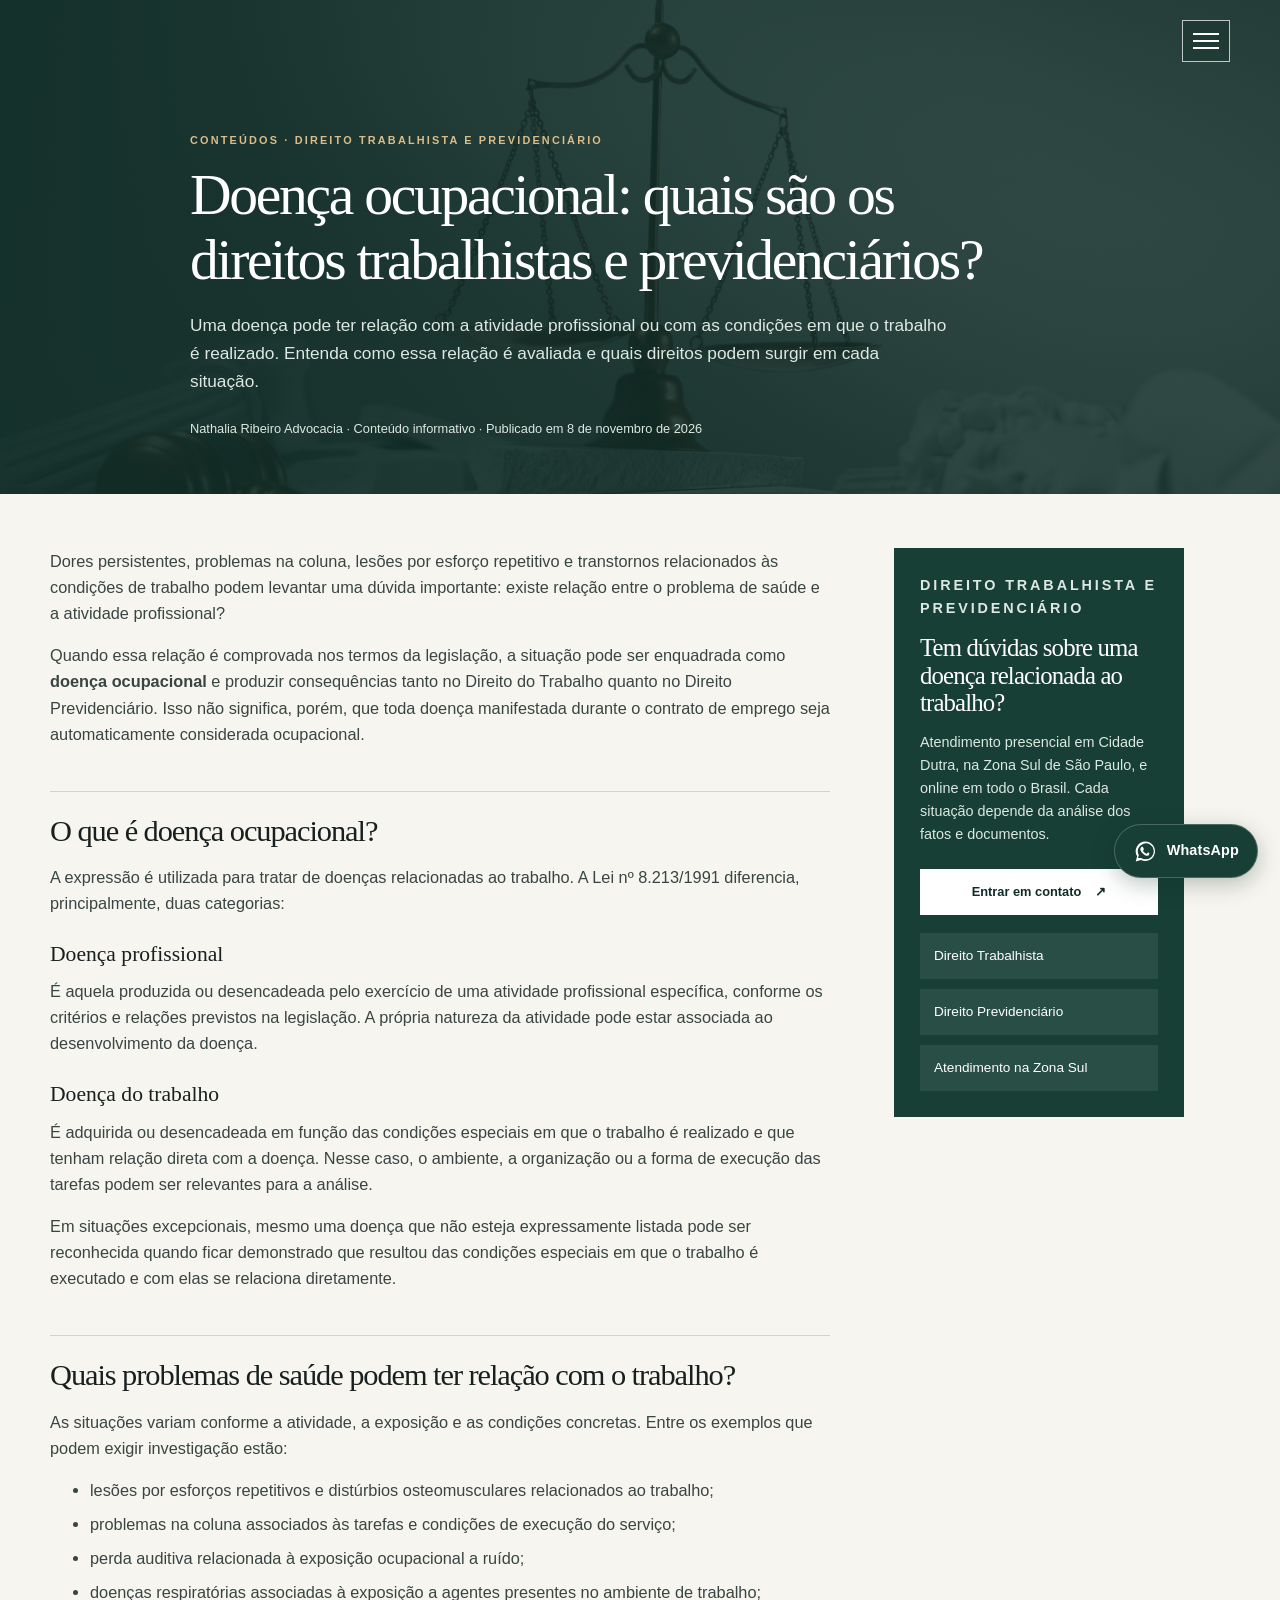
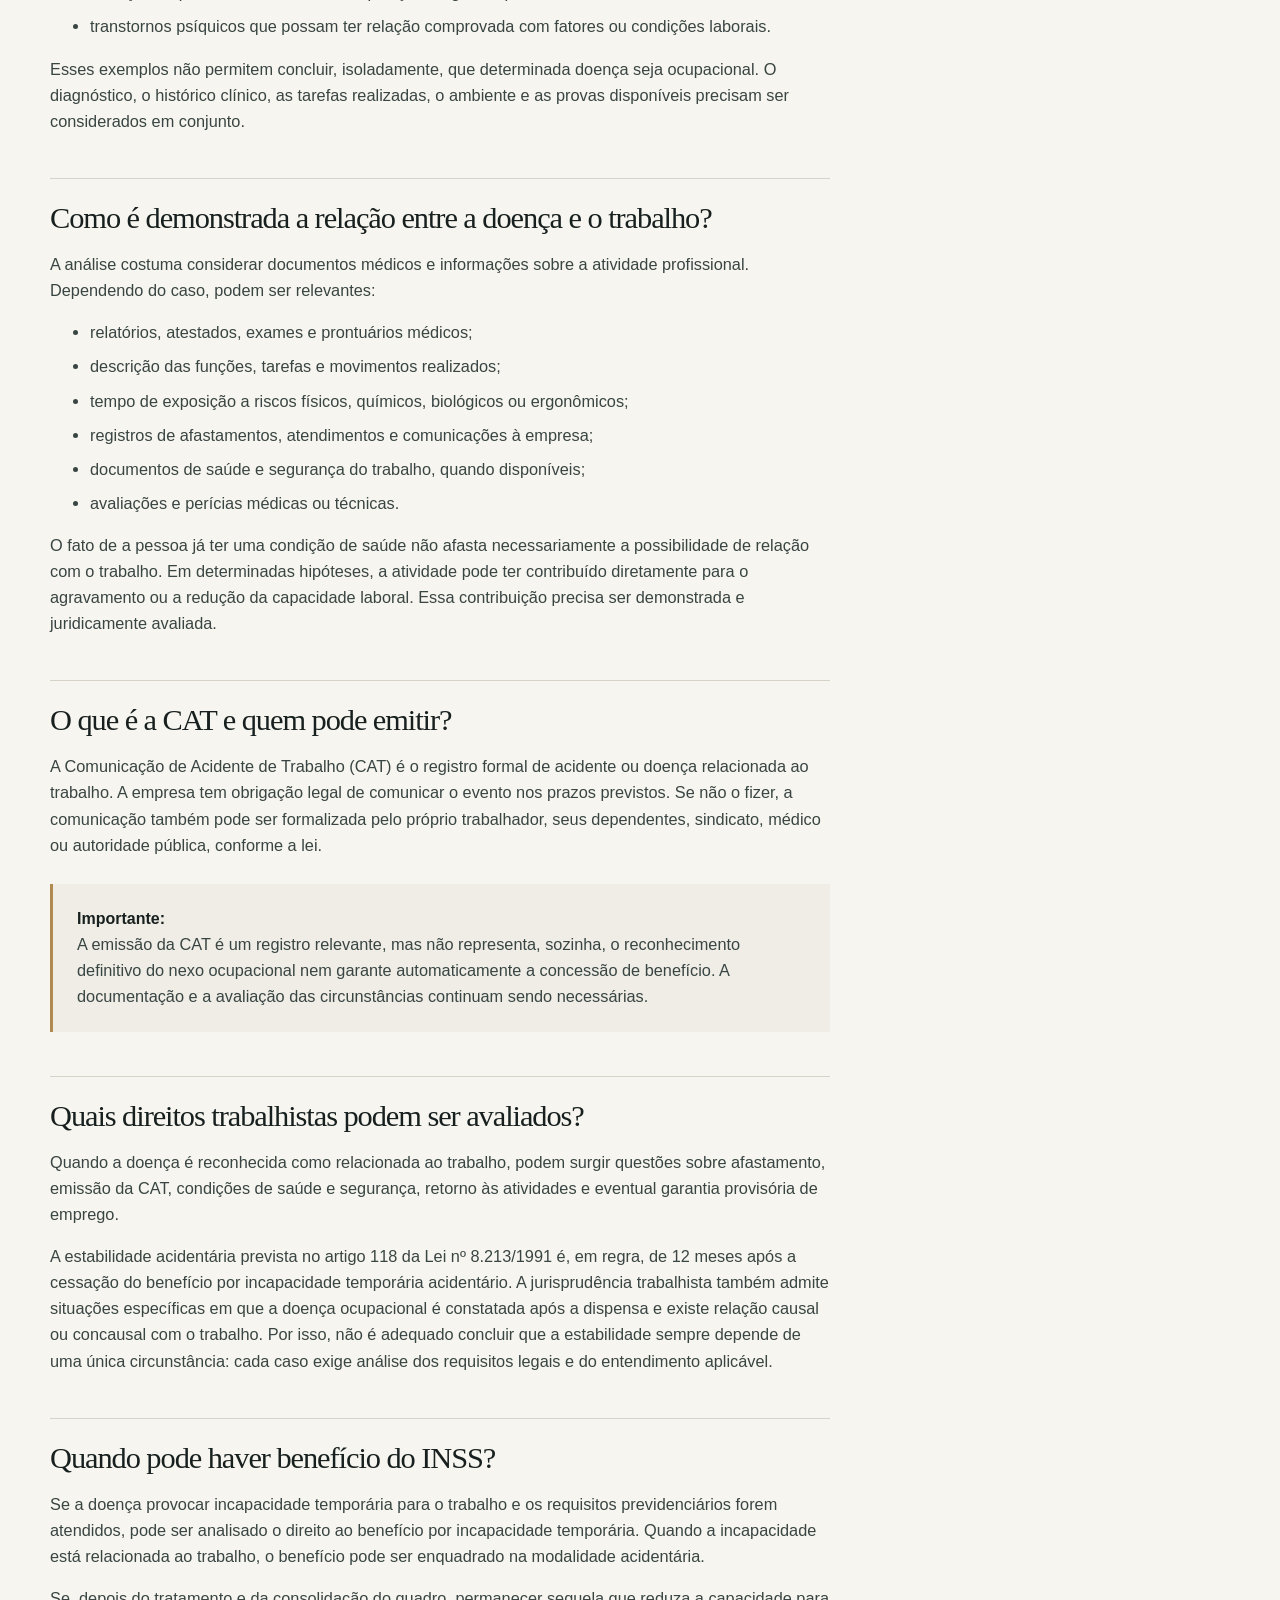
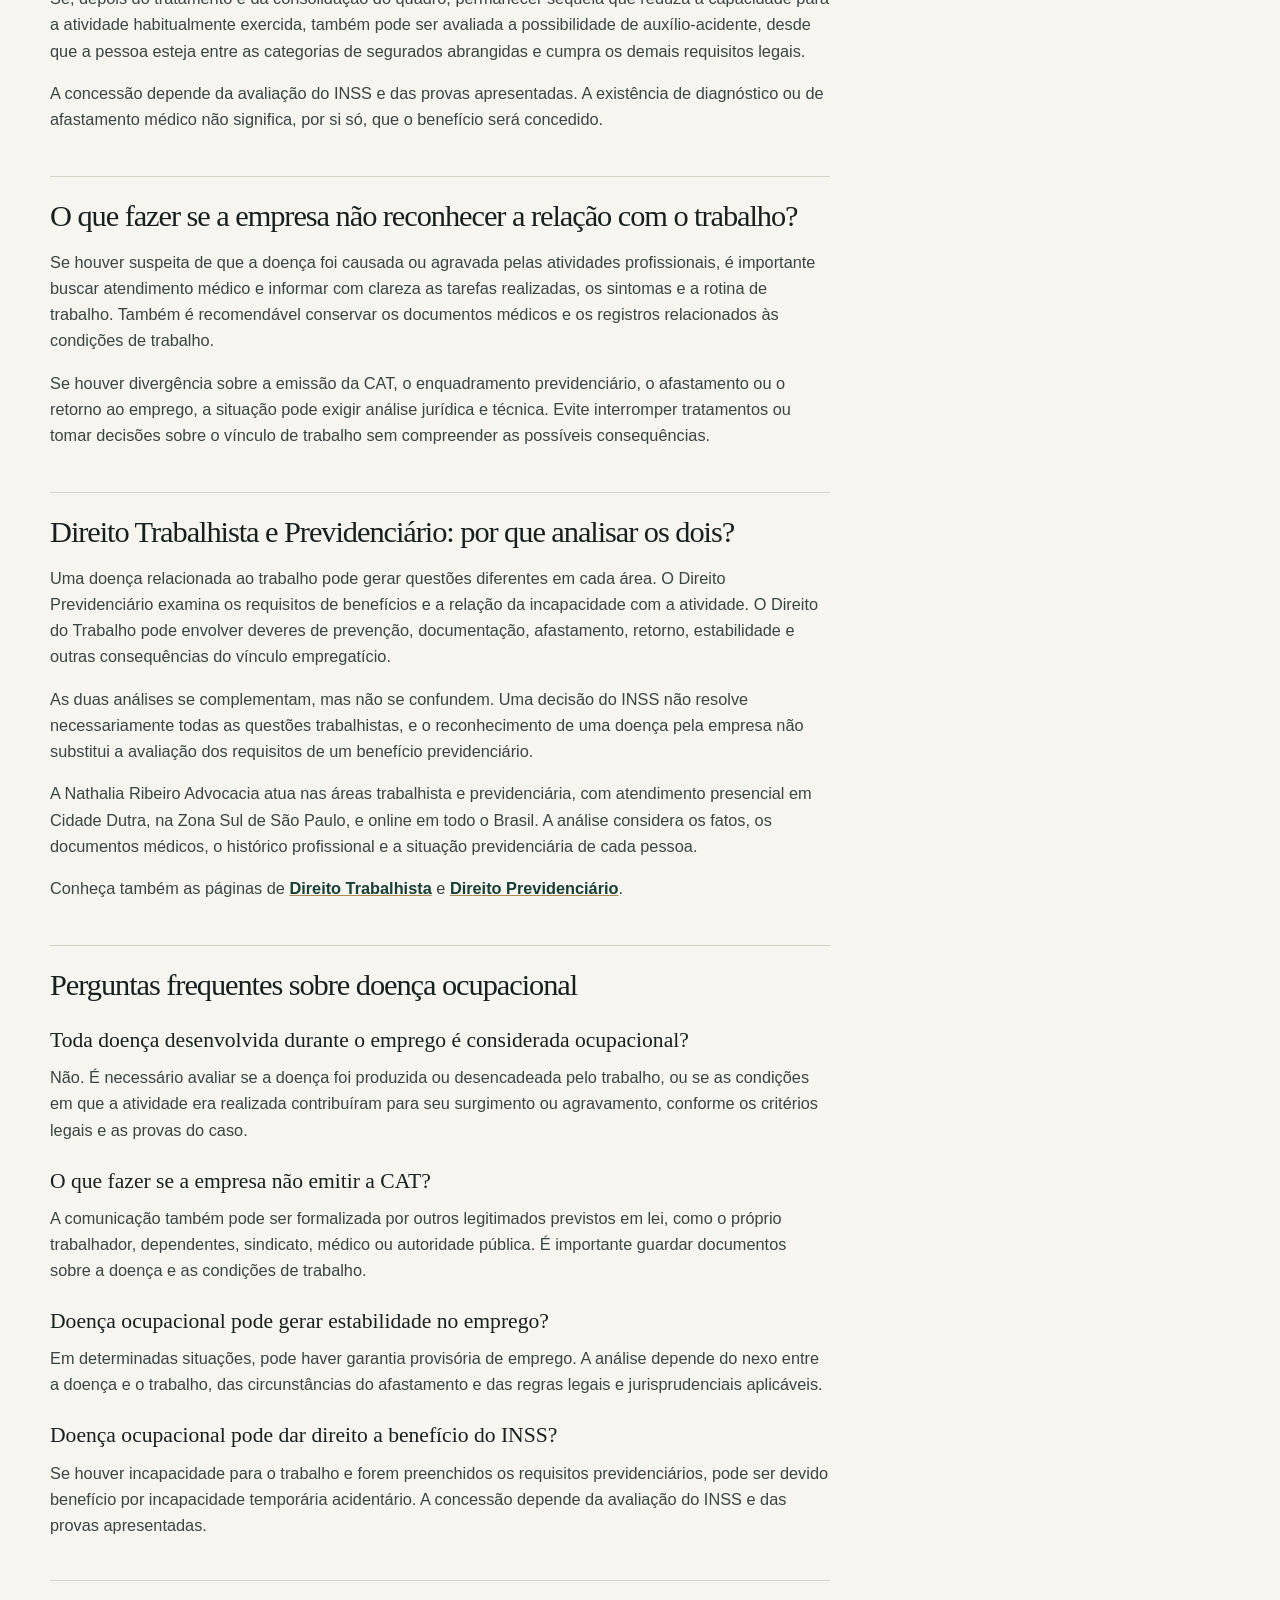
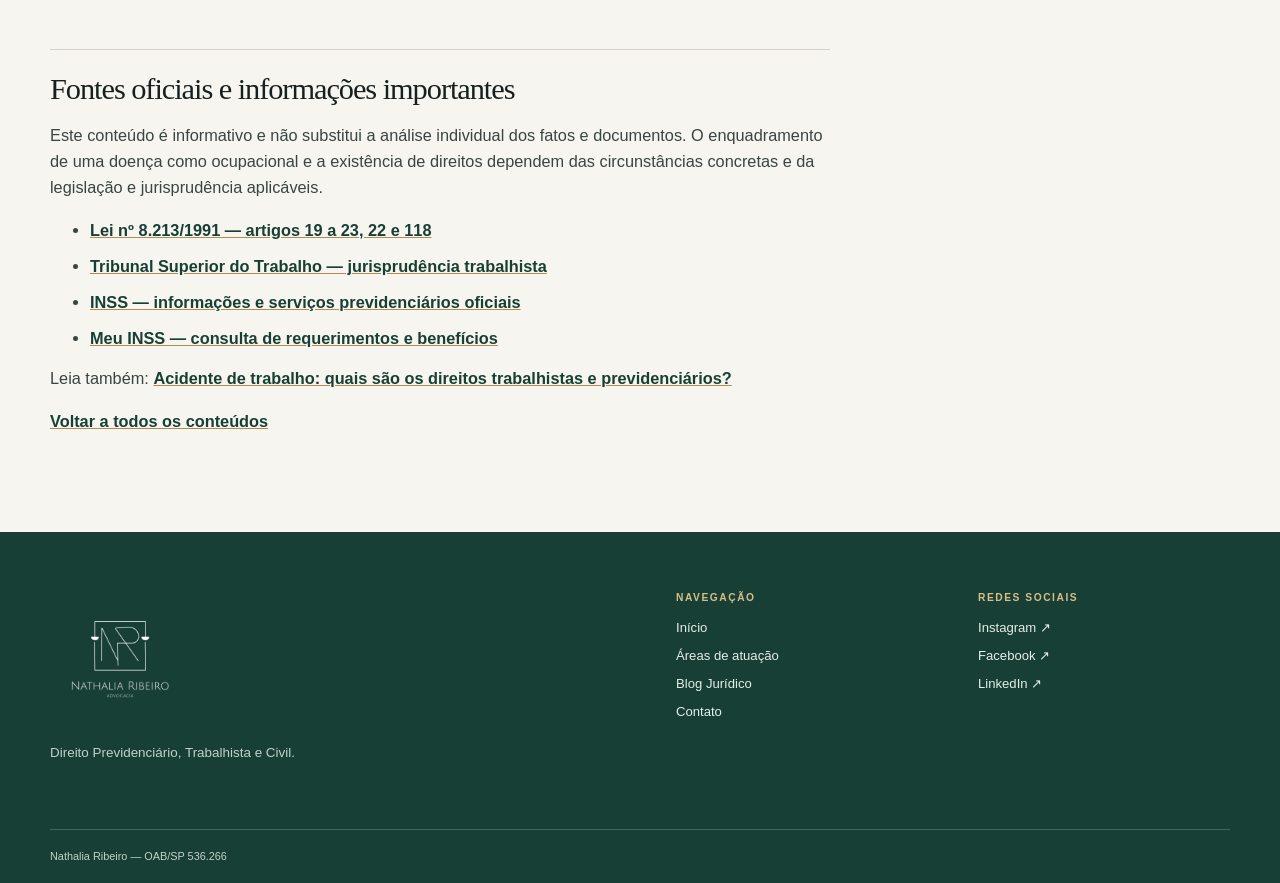
<file: blog/doenca-ocupacional-direitos-trabalhistas-previdenciarios/index.html>
<!doctype html>
<html lang="pt-BR">
<head>
  <meta charset="utf-8">
  <meta name="viewport" content="width=device-width, initial-scale=1">
  <title>Doença ocupacional: quais são os direitos trabalhistas e previdenciários? | Nathalia Ribeiro</title>
  <meta name="description" content="Entenda quando uma doença pode ser relacionada ao trabalho, quais documentos reunir e como podem ser avaliados direitos trabalhistas e benefícios do INSS. Atendimento presencial em Cidade Dutra e online em todo o Brasil.">
  <meta name="author" content="Nathalia Ribeiro Advocacia">
  <meta name="robots" content="index, follow">
  <meta name="theme-color" content="#17201f">
  <link rel="canonical" href="https://www.nathaliaribeiro.adv.br/blog/doenca-ocupacional-direitos-trabalhistas-previdenciarios/">
  <meta property="og:title" content="Doença ocupacional: quais são os direitos trabalhistas e previdenciários?">
  <meta property="og:description" content="Doença profissional, doença do trabalho, afastamento pelo INSS e estabilidade: entenda os pontos que precisam ser analisados.">
  <meta property="og:type" content="article">
  <meta property="og:url" content="https://www.nathaliaribeiro.adv.br/blog/doenca-ocupacional-direitos-trabalhistas-previdenciarios/">
  <meta property="og:image" content="https://www.nathaliaribeiro.adv.br/assets/background-direito-previdenciario.jpg">
  <meta property="og:image:alt" content="Imagem institucional da Nathalia Ribeiro Advocacia">
  <meta property="og:site_name" content="Nathalia Ribeiro Advocacia">
  <meta property="og:locale" content="pt_BR">
  <link rel="icon" href="../../favicon.ico" type="image/x-icon">
  <link rel="stylesheet" href="../../style.css">
  <link rel="stylesheet" href="../../internal.css">
  <script type="application/ld+json">
  {
    "@context":"https://schema.org",
    "@graph":[
      {
        "@type":"BlogPosting",
        "@id":"https://www.nathaliaribeiro.adv.br/blog/doenca-ocupacional-direitos-trabalhistas-previdenciarios/#article",
        "mainEntityOfPage":{"@type":"WebPage","@id":"https://www.nathaliaribeiro.adv.br/blog/doenca-ocupacional-direitos-trabalhistas-previdenciarios/"},
        "headline":"Doença ocupacional: quais são os direitos trabalhistas e previdenciários?",
        "description":"Entenda quando uma doença pode ser relacionada ao trabalho e quais direitos trabalhistas e previdenciários podem ser analisados.",
        "image":"https://www.nathaliaribeiro.adv.br/assets/background-direito-previdenciario.jpg",
        "datePublished":"2026-11-08",
        "dateModified":"2026-11-08",
        "inLanguage":"pt-BR",
        "author":{"@type":"Person","name":"Nathalia Ribeiro","jobTitle":"Advogada"},
        "publisher":{"@type":"LegalService","name":"Nathalia Ribeiro Advocacia","url":"https://www.nathaliaribeiro.adv.br/"}
      },
      {
        "@type":"BreadcrumbList",
        "itemListElement":[
          {"@type":"ListItem","position":1,"name":"Início","item":"https://www.nathaliaribeiro.adv.br/"},
          {"@type":"ListItem","position":2,"name":"Blog Jurídico","item":"https://www.nathaliaribeiro.adv.br/blog/"},
          {"@type":"ListItem","position":3,"name":"Doença ocupacional: direitos trabalhistas e previdenciários","item":"https://www.nathaliaribeiro.adv.br/blog/doenca-ocupacional-direitos-trabalhistas-previdenciarios/"}
        ]
      },
      {
        "@type":"FAQPage",
        "mainEntity":[
          {"@type":"Question","name":"Toda doença desenvolvida durante o emprego é considerada ocupacional?","acceptedAnswer":{"@type":"Answer","text":"Não. É necessário avaliar se a doença foi produzida ou desencadeada pelo trabalho, ou se as condições em que a atividade era realizada contribuíram para seu surgimento ou agravamento, conforme os critérios legais e as provas do caso."}},
          {"@type":"Question","name":"O que fazer se a empresa não emitir a CAT?","acceptedAnswer":{"@type":"Answer","text":"A comunicação também pode ser formalizada por outros legitimados previstos em lei, como o próprio trabalhador, dependentes, sindicato, médico ou autoridade pública. É importante guardar documentos sobre a doença e as condições de trabalho."}},
          {"@type":"Question","name":"Doença ocupacional pode gerar estabilidade no emprego?","acceptedAnswer":{"@type":"Answer","text":"Em determinadas situações, pode haver garantia provisória de emprego. A análise depende do nexo entre a doença e o trabalho, das circunstâncias do afastamento e das regras legais e jurisprudenciais aplicáveis."}},
          {"@type":"Question","name":"Doença ocupacional pode dar direito a benefício do INSS?","acceptedAnswer":{"@type":"Answer","text":"Se houver incapacidade para o trabalho e forem preenchidos os requisitos previdenciários, pode ser devido benefício por incapacidade temporária acidentário. A concessão depende da avaliação do INSS e das provas apresentadas."}}
        ]
      }
    ]
  }
  </script>
  <style>
    .post-hero{background:linear-gradient(110deg,rgba(16,45,39,.96),rgba(16,45,39,.82)),url('../../assets/background-direito-previdenciario.jpg') center/cover;color:var(--white);padding:132px 0 54px}
    .post-hero .container{max-width:900px}.post-hero .eyebrow{color:var(--gold-light)}
    .post-hero h1{max-width:850px;font-size:clamp(2.25rem,4.5vw,3.7rem)}
    .post-hero .post-lede{max-width:760px;color:var(--green-soft);font-size:1.08rem}
    .post-meta{color:var(--green-soft);font-size:.8rem;margin:24px 0 0}
    .post-layout{display:grid;grid-template-columns:minmax(0,780px) 290px;gap:64px;align-items:start;padding:54px 0 82px}
    .post-body{min-width:0}.post-body p,.post-body li{color:var(--ink-soft);font-size:1.02rem}
    .post-body h2{font-size:1.9rem;margin:44px 0 16px;padding-top:22px;border-top:1px solid var(--line)}
    .post-body h3{font-size:1.35rem;margin:26px 0 12px}
    .post-body a{color:var(--green);font-weight:700;text-decoration-color:var(--gold);overflow-wrap:anywhere}
    .post-body li{margin:8px 0}.post-callout{padding:22px 24px;margin:26px 0;background:#efede6;border-left:3px solid var(--gold)}
    .post-callout p:last-child{margin-bottom:0}.post-aside{position:sticky;top:100px;background:var(--green);color:#fff;padding:26px}
    .post-aside h2{font-size:1.55rem;margin-bottom:14px}.post-aside p{font-size:.9rem;color:var(--green-soft)}
    .post-aside .button{width:100%;margin-top:8px;background:#fff;color:var(--green-deep)}
    .post-sources{font-size:.9rem}.post-sources li{margin:10px 0}
    .post-bottom{border-top:1px solid var(--line);padding-top:24px;margin-top:42px}
    @media(max-width:850px){.post-layout{grid-template-columns:1fr;gap:36px;padding-top:36px}.post-aside{position:static}.post-hero{padding:112px 0 44px}.post-body h2{font-size:1.65rem}}
  </style>
</head>
<body class="internal-page">
  <a class="skip-link" href="#conteudo">Pular para o conteúdo</a>
  <header class="site-header"><div class="container header-inner">
    <a class="menu-brand" href="../../" aria-label="Nathalia Ribeiro Advocacia — início"><img src="../../assets/logo.png" alt="Nathalia Ribeiro Advocacia" width="180" height="60"></a>
    <button class="menu-toggle" type="button" aria-expanded="false" aria-controls="site-nav" aria-label="Abrir menu"><span></span><span></span><span></span></button>
    <nav id="site-nav" class="site-nav" aria-label="Navegação principal">
      <a href="../../direito-previdenciario-cidade-dutra/">Direito Previdenciário</a>
      <a href="../../direito-trabalhista-cidade-dutra/">Direito Trabalhista</a>
      <a href="../../direito-civil-cidade-dutra/">Direito Civil</a>
      <a href="../../advogada-zona-sul-sao-paulo/">Atendimento na Zona Sul</a>
          <a href="../acidente-de-trabalho-direitos-trabalhistas-previdenciarios/">Acidente de trabalho</a>
      <a href="../" aria-current="page">Blog Jurídico</a>
    </nav>
  </div></header>
  <main id="conteudo">
    <section class="post-hero"><div class="container">
      <p class="eyebrow">Conteúdos · Direito Trabalhista e Previdenciário</p>
      <h1>Doença ocupacional: quais são os direitos trabalhistas e previdenciários?</h1>
      <p class="post-lede">Uma doença pode ter relação com a atividade profissional ou com as condições em que o trabalho é realizado. Entenda como essa relação é avaliada e quais direitos podem surgir em cada situação.</p>
      <p class="post-meta">Nathalia Ribeiro Advocacia · Conteúdo informativo · Publicado em 8 de novembro de 2026</p>
    </div></section>
    <div class="container post-layout">
      <article class="post-body">
        <p>Dores persistentes, problemas na coluna, lesões por esforço repetitivo e transtornos relacionados às condições de trabalho podem levantar uma dúvida importante: existe relação entre o problema de saúde e a atividade profissional?</p>
        <p>Quando essa relação é comprovada nos termos da legislação, a situação pode ser enquadrada como <strong>doença ocupacional</strong> e produzir consequências tanto no Direito do Trabalho quanto no Direito Previdenciário. Isso não significa, porém, que toda doença manifestada durante o contrato de emprego seja automaticamente considerada ocupacional.</p>

        <h2>O que é doença ocupacional?</h2>
        <p>A expressão é utilizada para tratar de doenças relacionadas ao trabalho. A Lei nº 8.213/1991 diferencia, principalmente, duas categorias:</p>
        <h3>Doença profissional</h3>
        <p>É aquela produzida ou desencadeada pelo exercício de uma atividade profissional específica, conforme os critérios e relações previstos na legislação. A própria natureza da atividade pode estar associada ao desenvolvimento da doença.</p>
        <h3>Doença do trabalho</h3>
        <p>É adquirida ou desencadeada em função das condições especiais em que o trabalho é realizado e que tenham relação direta com a doença. Nesse caso, o ambiente, a organização ou a forma de execução das tarefas podem ser relevantes para a análise.</p>
        <p>Em situações excepcionais, mesmo uma doença que não esteja expressamente listada pode ser reconhecida quando ficar demonstrado que resultou das condições especiais em que o trabalho é executado e com elas se relaciona diretamente.</p>

        <h2>Quais problemas de saúde podem ter relação com o trabalho?</h2>
        <p>As situações variam conforme a atividade, a exposição e as condições concretas. Entre os exemplos que podem exigir investigação estão:</p>
        <ul>
          <li>lesões por esforços repetitivos e distúrbios osteomusculares relacionados ao trabalho;</li>
          <li>problemas na coluna associados às tarefas e condições de execução do serviço;</li>
          <li>perda auditiva relacionada à exposição ocupacional a ruído;</li>
          <li>doenças respiratórias associadas à exposição a agentes presentes no ambiente de trabalho;</li>
          <li>transtornos psíquicos que possam ter relação comprovada com fatores ou condições laborais.</li>
        </ul>
        <p>Esses exemplos não permitem concluir, isoladamente, que determinada doença seja ocupacional. O diagnóstico, o histórico clínico, as tarefas realizadas, o ambiente e as provas disponíveis precisam ser considerados em conjunto.</p>

        <h2>Como é demonstrada a relação entre a doença e o trabalho?</h2>
        <p>A análise costuma considerar documentos médicos e informações sobre a atividade profissional. Dependendo do caso, podem ser relevantes:</p>
        <ul>
          <li>relatórios, atestados, exames e prontuários médicos;</li>
          <li>descrição das funções, tarefas e movimentos realizados;</li>
          <li>tempo de exposição a riscos físicos, químicos, biológicos ou ergonômicos;</li>
          <li>registros de afastamentos, atendimentos e comunicações à empresa;</li>
          <li>documentos de saúde e segurança do trabalho, quando disponíveis;</li>
          <li>avaliações e perícias médicas ou técnicas.</li>
        </ul>
        <p>O fato de a pessoa já ter uma condição de saúde não afasta necessariamente a possibilidade de relação com o trabalho. Em determinadas hipóteses, a atividade pode ter contribuído diretamente para o agravamento ou a redução da capacidade laboral. Essa contribuição precisa ser demonstrada e juridicamente avaliada.</p>

        <h2>O que é a CAT e quem pode emitir?</h2>
        <p>A Comunicação de Acidente de Trabalho (CAT) é o registro formal de acidente ou doença relacionada ao trabalho. A empresa tem obrigação legal de comunicar o evento nos prazos previstos. Se não o fizer, a comunicação também pode ser formalizada pelo próprio trabalhador, seus dependentes, sindicato, médico ou autoridade pública, conforme a lei.</p>
        <div class="post-callout"><strong>Importante:</strong><p>A emissão da CAT é um registro relevante, mas não representa, sozinha, o reconhecimento definitivo do nexo ocupacional nem garante automaticamente a concessão de benefício. A documentação e a avaliação das circunstâncias continuam sendo necessárias.</p></div>

        <h2>Quais direitos trabalhistas podem ser avaliados?</h2>
        <p>Quando a doença é reconhecida como relacionada ao trabalho, podem surgir questões sobre afastamento, emissão da CAT, condições de saúde e segurança, retorno às atividades e eventual garantia provisória de emprego.</p>
        <p>A estabilidade acidentária prevista no artigo 118 da Lei nº 8.213/1991 é, em regra, de 12 meses após a cessação do benefício por incapacidade temporária acidentário. A jurisprudência trabalhista também admite situações específicas em que a doença ocupacional é constatada após a dispensa e existe relação causal ou concausal com o trabalho. Por isso, não é adequado concluir que a estabilidade sempre depende de uma única circunstância: cada caso exige análise dos requisitos legais e do entendimento aplicável.</p>

        <h2>Quando pode haver benefício do INSS?</h2>
        <p>Se a doença provocar incapacidade temporária para o trabalho e os requisitos previdenciários forem atendidos, pode ser analisado o direito ao benefício por incapacidade temporária. Quando a incapacidade está relacionada ao trabalho, o benefício pode ser enquadrado na modalidade acidentária.</p>
        <p>Se, depois do tratamento e da consolidação do quadro, permanecer sequela que reduza a capacidade para a atividade habitualmente exercida, também pode ser avaliada a possibilidade de auxílio-acidente, desde que a pessoa esteja entre as categorias de segurados abrangidas e cumpra os demais requisitos legais.</p>
        <p>A concessão depende da avaliação do INSS e das provas apresentadas. A existência de diagnóstico ou de afastamento médico não significa, por si só, que o benefício será concedido.</p>

        <h2>O que fazer se a empresa não reconhecer a relação com o trabalho?</h2>
        <p>Se houver suspeita de que a doença foi causada ou agravada pelas atividades profissionais, é importante buscar atendimento médico e informar com clareza as tarefas realizadas, os sintomas e a rotina de trabalho. Também é recomendável conservar os documentos médicos e os registros relacionados às condições de trabalho.</p>
        <p>Se houver divergência sobre a emissão da CAT, o enquadramento previdenciário, o afastamento ou o retorno ao emprego, a situação pode exigir análise jurídica e técnica. Evite interromper tratamentos ou tomar decisões sobre o vínculo de trabalho sem compreender as possíveis consequências.</p>

        <h2>Direito Trabalhista e Previdenciário: por que analisar os dois?</h2>
        <p>Uma doença relacionada ao trabalho pode gerar questões diferentes em cada área. O Direito Previdenciário examina os requisitos de benefícios e a relação da incapacidade com a atividade. O Direito do Trabalho pode envolver deveres de prevenção, documentação, afastamento, retorno, estabilidade e outras consequências do vínculo empregatício.</p>
        <p>As duas análises se complementam, mas não se confundem. Uma decisão do INSS não resolve necessariamente todas as questões trabalhistas, e o reconhecimento de uma doença pela empresa não substitui a avaliação dos requisitos de um benefício previdenciário.</p>
        <p>A Nathalia Ribeiro Advocacia atua nas áreas trabalhista e previdenciária, com atendimento presencial em Cidade Dutra, na Zona Sul de São Paulo, e online em todo o Brasil. A análise considera os fatos, os documentos médicos, o histórico profissional e a situação previdenciária de cada pessoa.</p>
        <p>Conheça também as páginas de <a href="../../direito-trabalhista-cidade-dutra/">Direito Trabalhista</a> e <a href="../../direito-previdenciario-cidade-dutra/">Direito Previdenciário</a>.</p>

        <h2>Perguntas frequentes sobre doença ocupacional</h2>
        <h3>Toda doença desenvolvida durante o emprego é considerada ocupacional?</h3>
        <p>Não. É necessário avaliar se a doença foi produzida ou desencadeada pelo trabalho, ou se as condições em que a atividade era realizada contribuíram para seu surgimento ou agravamento, conforme os critérios legais e as provas do caso.</p>
        <h3>O que fazer se a empresa não emitir a CAT?</h3>
        <p>A comunicação também pode ser formalizada por outros legitimados previstos em lei, como o próprio trabalhador, dependentes, sindicato, médico ou autoridade pública. É importante guardar documentos sobre a doença e as condições de trabalho.</p>
        <h3>Doença ocupacional pode gerar estabilidade no emprego?</h3>
        <p>Em determinadas situações, pode haver garantia provisória de emprego. A análise depende do nexo entre a doença e o trabalho, das circunstâncias do afastamento e das regras legais e jurisprudenciais aplicáveis.</p>
        <h3>Doença ocupacional pode dar direito a benefício do INSS?</h3>
        <p>Se houver incapacidade para o trabalho e forem preenchidos os requisitos previdenciários, pode ser devido benefício por incapacidade temporária acidentário. A concessão depende da avaliação do INSS e das provas apresentadas.</p>

        <div class="post-bottom">
          <h2>Fontes oficiais e informações importantes</h2>
          <p>Este conteúdo é informativo e não substitui a análise individual dos fatos e documentos. O enquadramento de uma doença como ocupacional e a existência de direitos dependem das circunstâncias concretas e da legislação e jurisprudência aplicáveis.</p>
          <ul class="post-sources">
            <li><a href="https://www.planalto.gov.br/ccivil_03/leis/l8213cons.htm" target="_blank" rel="noopener noreferrer">Lei nº 8.213/1991 — artigos 19 a 23, 22 e 118</a></li>
            <li><a href="https://www.tst.jus.br/" target="_blank" rel="noopener noreferrer">Tribunal Superior do Trabalho — jurisprudência trabalhista</a></li>
            <li><a href="https://www.gov.br/inss/pt-br" target="_blank" rel="noopener noreferrer">INSS — informações e serviços previdenciários oficiais</a></li>
            <li><a href="https://meu.inss.gov.br/" target="_blank" rel="noopener noreferrer">Meu INSS — consulta de requerimentos e benefícios</a></li>
          </ul>
          <p>Leia também: <a href="../acidente-de-trabalho-direitos-trabalhistas-previdenciarios/">Acidente de trabalho: quais são os direitos trabalhistas e previdenciários?</a></p>
          <p><a href="../">Voltar a todos os conteúdos</a></p>
        </div>
      </article>
      <aside class="post-aside">
        <p class="eyebrow">Direito Trabalhista e Previdenciário</p>
        <h2>Tem dúvidas sobre uma doença relacionada ao trabalho?</h2>
        <p>Atendimento presencial em Cidade Dutra, na Zona Sul de São Paulo, e online em todo o Brasil. Cada situação depende da análise dos fatos e documentos.</p>
        <a class="button" href="https://wa.me/5511942294767?text=Ol%C3%A1%2C%20gostaria%20de%20informa%C3%A7%C3%B5es%20sobre%20doen%C3%A7a%20relacionada%20ao%20trabalho." target="_blank" rel="noopener noreferrer">Entrar em contato <span aria-hidden="true">↗</span></a>
        <div class="related-links">
          <a href="../../direito-trabalhista-cidade-dutra/">Direito Trabalhista</a>
          <a href="../../direito-previdenciario-cidade-dutra/">Direito Previdenciário</a>
          <a href="../../advogada-zona-sul-sao-paulo/">Atendimento na Zona Sul</a>
        </div>
      </aside>
    </div>
  </main>
  <footer class="site-footer"><div class="container footer-grid">
    <div><img src="../../assets/logo.png" alt="Nathalia Ribeiro Advocacia" width="180" height="60"><p>Direito Previdenciário, Trabalhista e Civil.</p></div>
    <div><p class="footer-label">Navegação</p><a href="../../">Início</a><a href="../../#atuacao">Áreas de atuação</a><a href="../">Blog Jurídico</a><a href="../../#contato">Contato</a></div>
    <div><p class="footer-label">Redes sociais</p><a href="https://www.instagram.com/nathalia_ribeiro.adv/" target="_blank" rel="noopener noreferrer">Instagram ↗</a><a href="https://www.facebook.com/adv.nathalia.ribeiro" target="_blank" rel="noopener noreferrer">Facebook ↗</a><a href="https://www.linkedin.com/in/nathaliaribeiroadv" target="_blank" rel="noopener noreferrer">LinkedIn ↗</a></div>
  </div><div class="container footer-bottom"><span>Nathalia Ribeiro — OAB/SP 536.266</span></div></footer>
  <script src="../../script.js"></script>
</body>
</html>
</file>
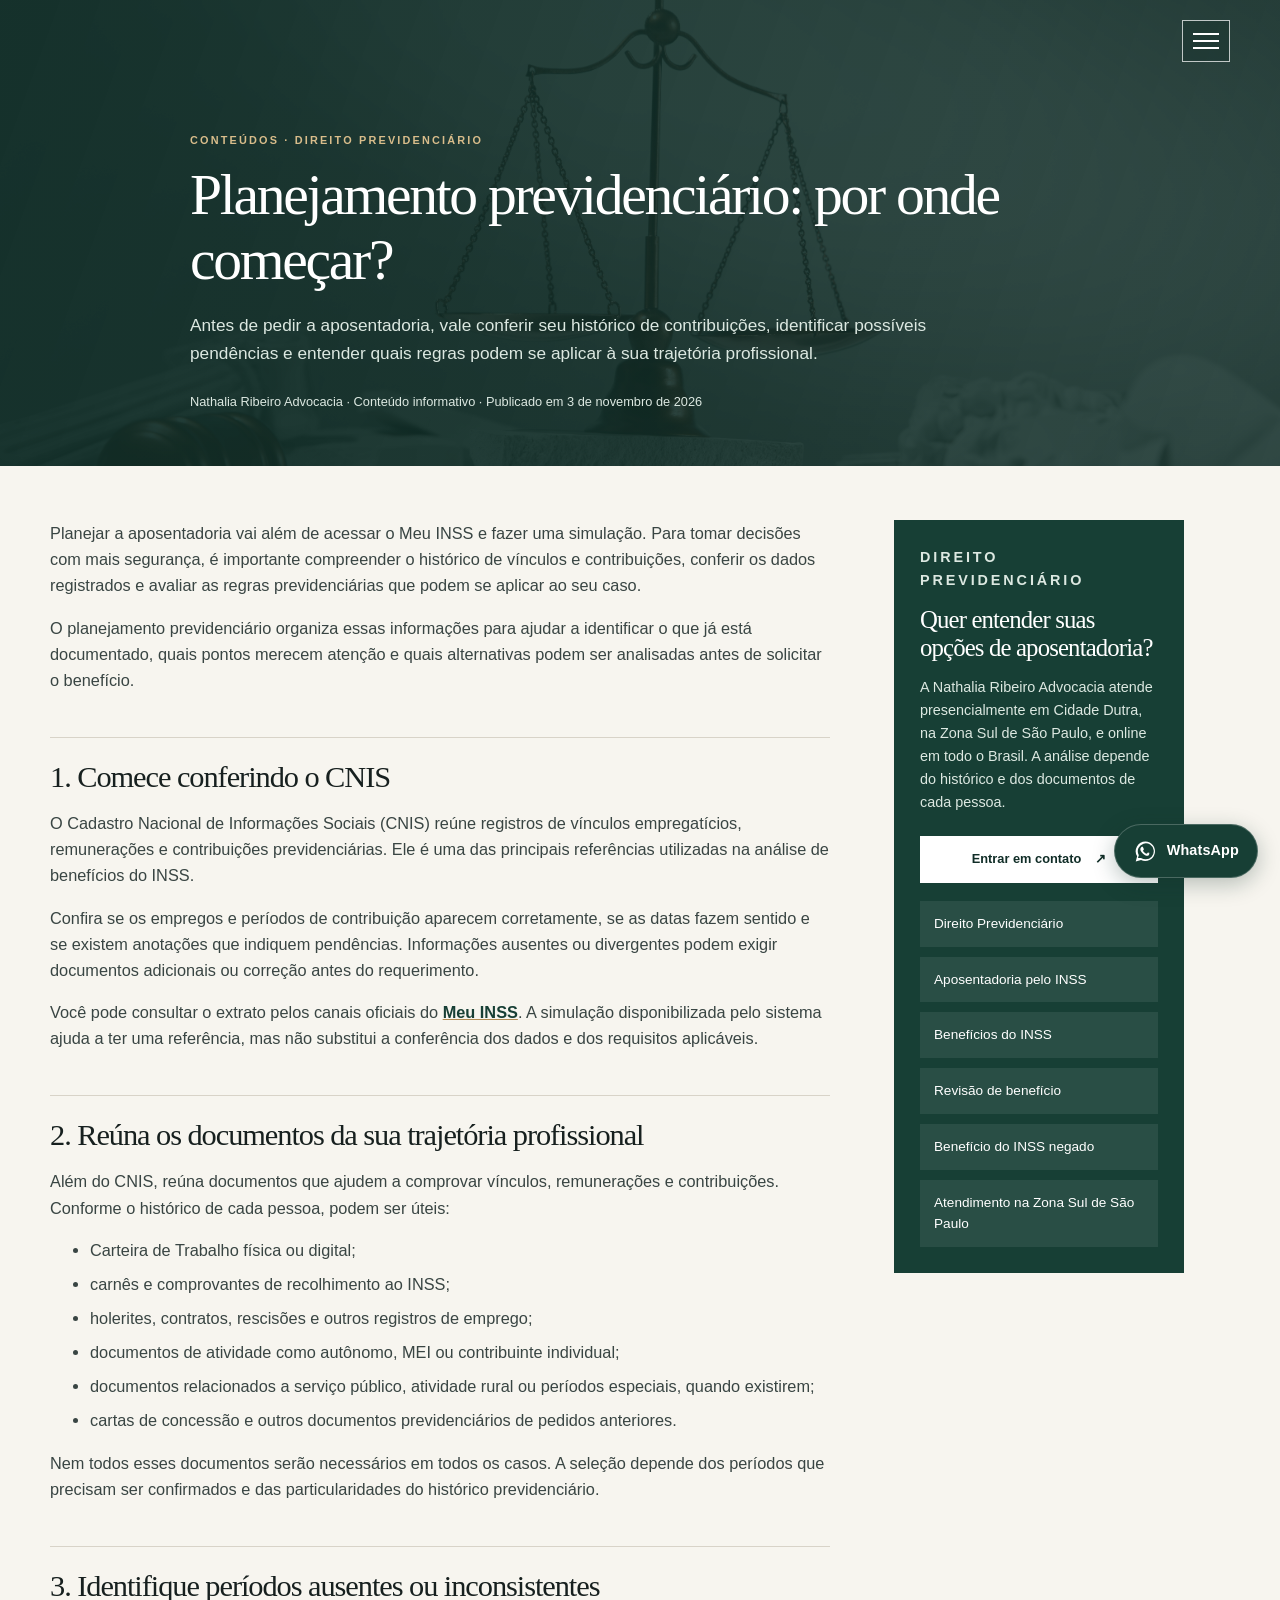
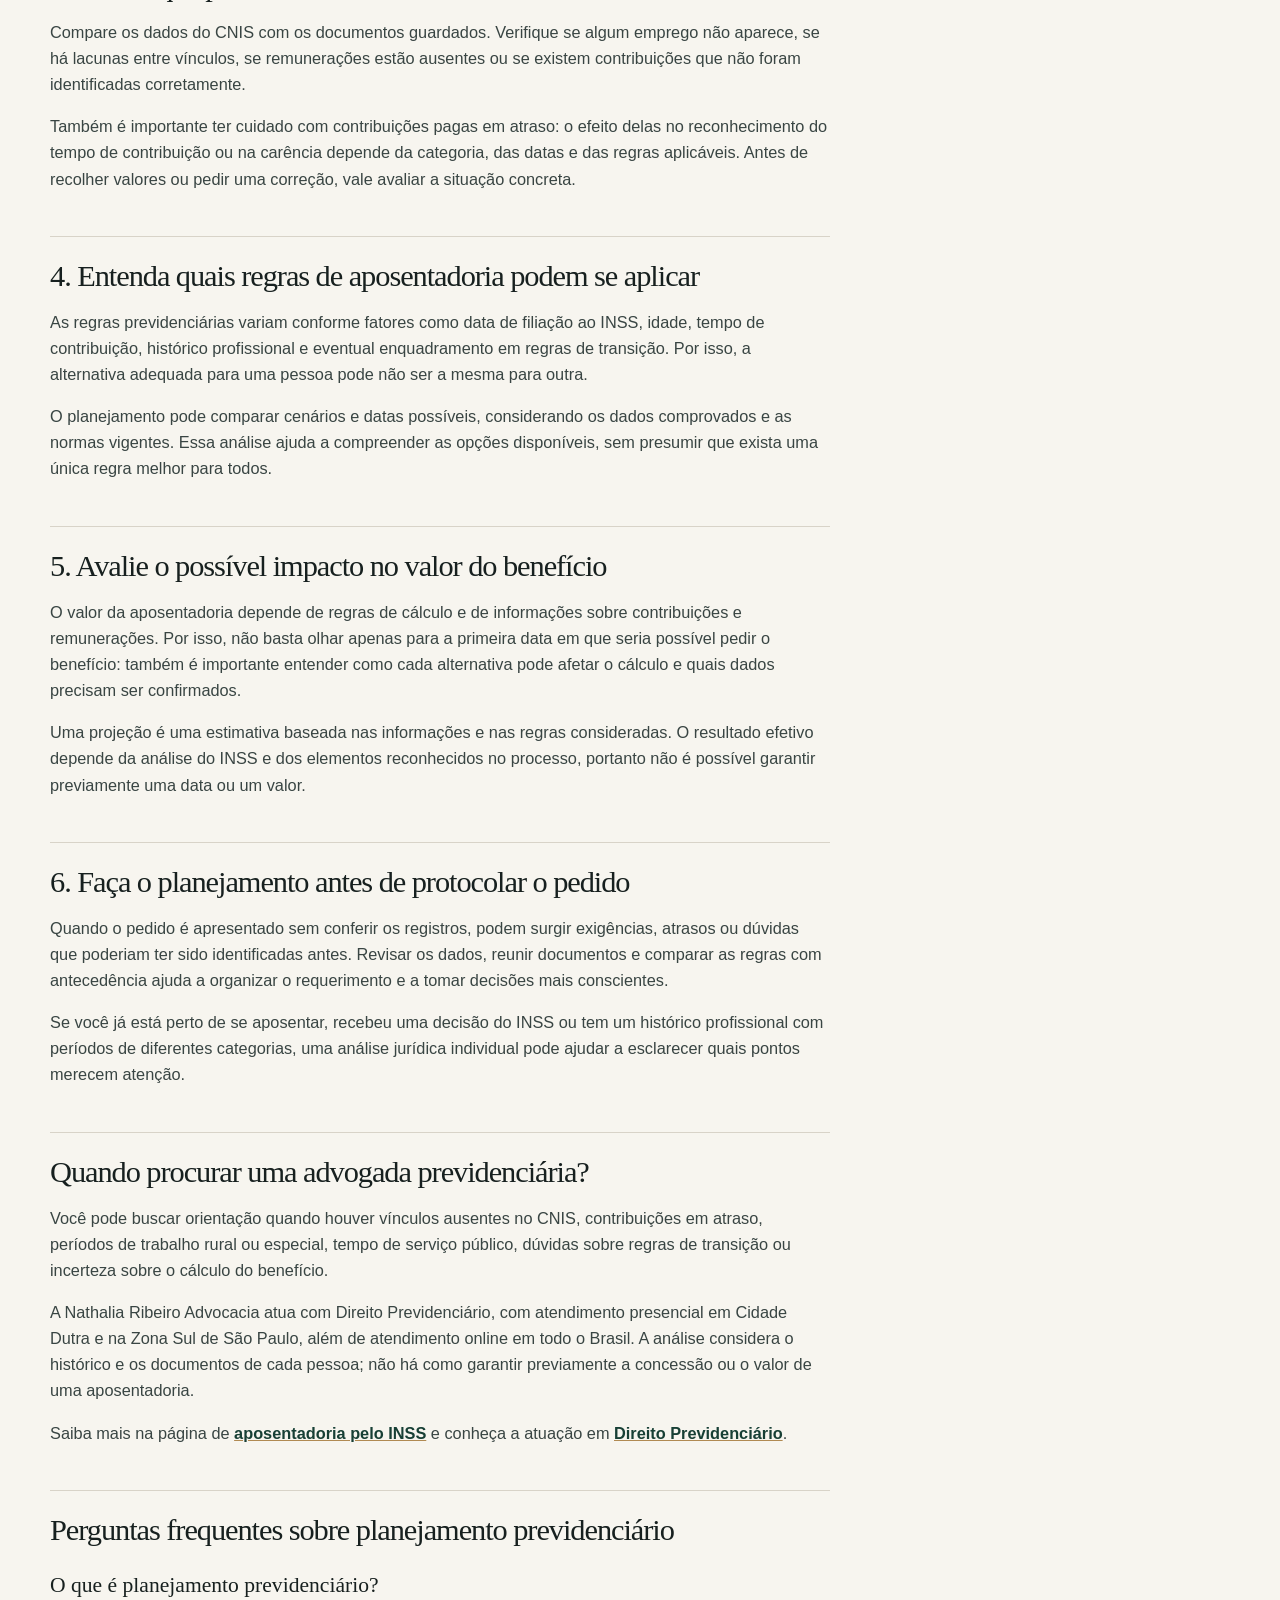
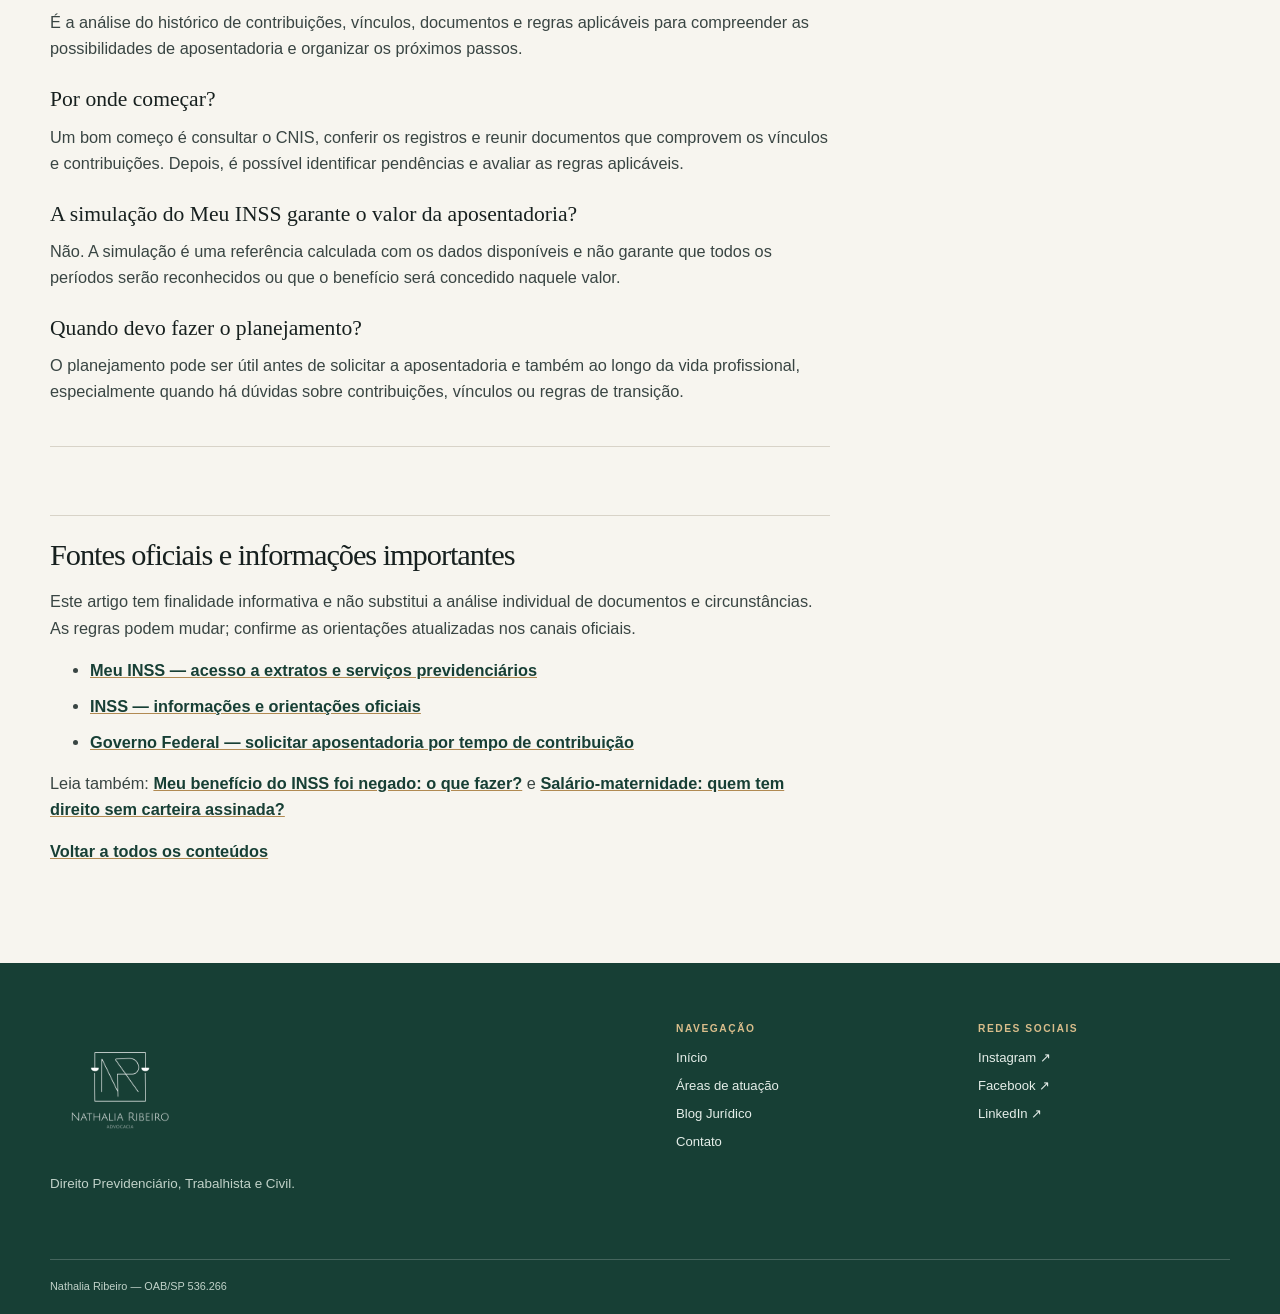
<file: blog/planejamento-previdenciario-por-onde-comecar/index.html>
<!doctype html>
<html lang="pt-BR">
<head>
  <meta charset="utf-8">
  <meta name="viewport" content="width=device-width, initial-scale=1">
  <title>Planejamento previdenciário: por onde começar? | Nathalia Ribeiro</title>
  <meta name="description" content="Saiba como começar o planejamento previdenciário, conferir o CNIS, identificar períodos pendentes e comparar regras antes de solicitar a aposentadoria do INSS. Atendimento online em todo o Brasil.">
  <meta name="author" content="Nathalia Ribeiro Advocacia">
  <meta name="robots" content="index, follow">
  <meta name="theme-color" content="#17201f">
  <link rel="canonical" href="https://www.nathaliaribeiro.adv.br/blog/planejamento-previdenciario-por-onde-comecar/">
  <meta property="og:title" content="Planejamento previdenciário: por onde começar?">
  <meta property="og:description" content="Entenda como conferir seu histórico de contribuições e avaliar as regras de aposentadoria antes de fazer o pedido ao INSS.">
  <meta property="og:type" content="article">
  <meta property="og:url" content="https://www.nathaliaribeiro.adv.br/blog/planejamento-previdenciario-por-onde-comecar/">
  <meta property="og:image" content="https://www.nathaliaribeiro.adv.br/assets/background-direito-previdenciario.jpg">
  <meta property="og:image:alt" content="Imagem institucional da Nathalia Ribeiro Advocacia para conteúdo de Direito Previdenciário">
  <meta property="og:site_name" content="Nathalia Ribeiro Advocacia">
  <meta property="og:locale" content="pt_BR">
  <link rel="icon" href="../../favicon.ico" type="image/x-icon">
  <link rel="stylesheet" href="../../style.css">
  <link rel="stylesheet" href="../../internal.css">
  <script type="application/ld+json">
  {
    "@context":"https://schema.org",
    "@graph":[
      {
        "@type":"BlogPosting",
        "@id":"https://www.nathaliaribeiro.adv.br/blog/planejamento-previdenciario-por-onde-comecar/#article",
        "mainEntityOfPage":{"@type":"WebPage","@id":"https://www.nathaliaribeiro.adv.br/blog/planejamento-previdenciario-por-onde-comecar/"},
        "headline":"Planejamento previdenciário: por onde começar?",
        "description":"Saiba como começar o planejamento previdenciário, conferir o CNIS, identificar períodos pendentes e comparar regras antes de solicitar a aposentadoria do INSS.",
        "image":"https://www.nathaliaribeiro.adv.br/assets/background-direito-previdenciario.jpg",
        "datePublished":"2026-11-03",
        "dateModified":"2026-11-03",
        "inLanguage":"pt-BR",
        "author":{"@type":"Person","name":"Nathalia Ribeiro","jobTitle":"Advogada"},
        "publisher":{"@type":"LegalService","name":"Nathalia Ribeiro Advocacia","url":"https://www.nathaliaribeiro.adv.br/"}
      },
      {
        "@type":"BreadcrumbList",
        "itemListElement":[
          {"@type":"ListItem","position":1,"name":"Início","item":"https://www.nathaliaribeiro.adv.br/"},
          {"@type":"ListItem","position":2,"name":"Blog Jurídico","item":"https://www.nathaliaribeiro.adv.br/blog/"},
          {"@type":"ListItem","position":3,"name":"Planejamento previdenciário: por onde começar?","item":"https://www.nathaliaribeiro.adv.br/blog/planejamento-previdenciario-por-onde-comecar/"}
        ]
      },
      {
        "@type":"FAQPage",
        "mainEntity":[
          {"@type":"Question","name":"O que é planejamento previdenciário?","acceptedAnswer":{"@type":"Answer","text":"É a análise do histórico previdenciário, dos vínculos, das contribuições e das regras aplicáveis para compreender as possibilidades de aposentadoria e organizar os próximos passos."}},
          {"@type":"Question","name":"Por onde começar o planejamento previdenciário?","acceptedAnswer":{"@type":"Answer","text":"Um primeiro passo é obter e conferir o CNIS, reunir documentos de trabalho e contribuição e identificar períodos ausentes ou informações que precisem ser corrigidas."}},
          {"@type":"Question","name":"A simulação do INSS garante o valor da aposentadoria?","acceptedAnswer":{"@type":"Answer","text":"Não. A simulação é uma referência baseada nos dados disponíveis no sistema e não garante o reconhecimento de todos os períodos nem a concessão ou o valor final do benefício."}},
          {"@type":"Question","name":"Quando devo fazer o planejamento previdenciário?","acceptedAnswer":{"@type":"Answer","text":"Pode ser útil antes de solicitar a aposentadoria e também durante a vida profissional, especialmente quando há dúvidas sobre contribuições, vínculos, períodos especiais ou mudanças nas regras."}}
        ]
      }
    ]
  }
  </script>
  <style>
    .post-hero{background:linear-gradient(110deg,rgba(16,45,39,.96),rgba(16,45,39,.82)),url('../../assets/background-direito-previdenciario.jpg') center/cover;color:var(--white);padding:132px 0 54px}
    .post-hero .container{max-width:900px}.post-hero .eyebrow{color:var(--gold-light)}
    .post-hero h1{max-width:850px;font-size:clamp(2.25rem,4.5vw,3.7rem)}
    .post-hero .post-lede{max-width:760px;color:var(--green-soft);font-size:1.08rem}
    .post-meta{color:var(--green-soft);font-size:.8rem;margin:24px 0 0}
    .post-layout{display:grid;grid-template-columns:minmax(0,780px) 290px;gap:64px;align-items:start;padding:54px 0 82px}
    .post-body{min-width:0}.post-body p,.post-body li{color:var(--ink-soft);font-size:1.02rem}
    .post-body h2{font-size:1.9rem;margin:44px 0 16px;padding-top:22px;border-top:1px solid var(--line)}
    .post-body h3{font-size:1.35rem;margin:26px 0 12px}
    .post-body a{color:var(--green);font-weight:700;text-decoration-color:var(--gold);overflow-wrap:anywhere}
    .post-body li{margin:8px 0}.post-callout{padding:22px 24px;margin:26px 0;background:#efede6;border-left:3px solid var(--gold)}
    .post-callout p:last-child{margin-bottom:0}.post-aside{position:sticky;top:100px;background:var(--green);color:#fff;padding:26px}
    .post-aside h2{font-size:1.55rem;margin-bottom:14px}.post-aside p{font-size:.9rem;color:var(--green-soft)}
    .post-aside .button{width:100%;margin-top:8px;background:#fff;color:var(--green-deep)}
    .post-sources{font-size:.9rem}.post-sources li{margin:10px 0}
    .post-bottom{border-top:1px solid var(--line);padding-top:24px;margin-top:42px}
    @media(max-width:850px){.post-layout{grid-template-columns:1fr;gap:36px;padding-top:36px}.post-aside{position:static}.post-hero{padding:112px 0 44px}.post-body h2{font-size:1.65rem}}
  </style>
</head>
<body class="internal-page">
  <a class="skip-link" href="#conteudo">Pular para o conteúdo</a>
  <header class="site-header"><div class="container header-inner">
    <a class="menu-brand" href="../../" aria-label="Nathalia Ribeiro Advocacia — início"><img src="../../assets/logo.png" alt="Nathalia Ribeiro Advocacia" width="180" height="60"></a>
    <button class="menu-toggle" type="button" aria-expanded="false" aria-controls="site-nav" aria-label="Abrir menu"><span></span><span></span><span></span></button>
    <nav id="site-nav" class="site-nav" aria-label="Navegação principal">
      <a href="../../direito-previdenciario-cidade-dutra/">Direito Previdenciário</a>
      <a href="../../direito-trabalhista-cidade-dutra/">Direito Trabalhista</a>
      <a href="../../direito-civil-cidade-dutra/">Direito Civil</a>
      <a href="../../advogada-zona-sul-sao-paulo/">Atendimento na Zona Sul</a>
      <a href="../" aria-current="page">Blog Jurídico</a>
    </nav>
  </div></header>
  <main id="conteudo">
    <section class="post-hero"><div class="container">
      <p class="eyebrow">Conteúdos · Direito Previdenciário</p>
      <h1>Planejamento previdenciário: por onde começar?</h1>
      <p class="post-lede">Antes de pedir a aposentadoria, vale conferir seu histórico de contribuições, identificar possíveis pendências e entender quais regras podem se aplicar à sua trajetória profissional.</p>
      <p class="post-meta">Nathalia Ribeiro Advocacia · Conteúdo informativo · Publicado em 3 de novembro de 2026</p>
    </div></section>
    <div class="container post-layout">
      <article class="post-body">
        <p>Planejar a aposentadoria vai além de acessar o Meu INSS e fazer uma simulação. Para tomar decisões com mais segurança, é importante compreender o histórico de vínculos e contribuições, conferir os dados registrados e avaliar as regras previdenciárias que podem se aplicar ao seu caso.</p>
        <p>O planejamento previdenciário organiza essas informações para ajudar a identificar o que já está documentado, quais pontos merecem atenção e quais alternativas podem ser analisadas antes de solicitar o benefício.</p>

        <h2>1. Comece conferindo o CNIS</h2>
        <p>O Cadastro Nacional de Informações Sociais (CNIS) reúne registros de vínculos empregatícios, remunerações e contribuições previdenciárias. Ele é uma das principais referências utilizadas na análise de benefícios do INSS.</p>
        <p>Confira se os empregos e períodos de contribuição aparecem corretamente, se as datas fazem sentido e se existem anotações que indiquem pendências. Informações ausentes ou divergentes podem exigir documentos adicionais ou correção antes do requerimento.</p>
        <p>Você pode consultar o extrato pelos canais oficiais do <a href="https://meu.inss.gov.br/" target="_blank" rel="noopener noreferrer">Meu INSS</a>. A simulação disponibilizada pelo sistema ajuda a ter uma referência, mas não substitui a conferência dos dados e dos requisitos aplicáveis.</p>

        <h2>2. Reúna os documentos da sua trajetória profissional</h2>
        <p>Além do CNIS, reúna documentos que ajudem a comprovar vínculos, remunerações e contribuições. Conforme o histórico de cada pessoa, podem ser úteis:</p>
        <ul>
          <li>Carteira de Trabalho física ou digital;</li>
          <li>carnês e comprovantes de recolhimento ao INSS;</li>
          <li>holerites, contratos, rescisões e outros registros de emprego;</li>
          <li>documentos de atividade como autônomo, MEI ou contribuinte individual;</li>
          <li>documentos relacionados a serviço público, atividade rural ou períodos especiais, quando existirem;</li>
          <li>cartas de concessão e outros documentos previdenciários de pedidos anteriores.</li>
        </ul>
        <p>Nem todos esses documentos serão necessários em todos os casos. A seleção depende dos períodos que precisam ser confirmados e das particularidades do histórico previdenciário.</p>

        <h2>3. Identifique períodos ausentes ou inconsistentes</h2>
        <p>Compare os dados do CNIS com os documentos guardados. Verifique se algum emprego não aparece, se há lacunas entre vínculos, se remunerações estão ausentes ou se existem contribuições que não foram identificadas corretamente.</p>
        <p>Também é importante ter cuidado com contribuições pagas em atraso: o efeito delas no reconhecimento do tempo de contribuição ou na carência depende da categoria, das datas e das regras aplicáveis. Antes de recolher valores ou pedir uma correção, vale avaliar a situação concreta.</p>

        <h2>4. Entenda quais regras de aposentadoria podem se aplicar</h2>
        <p>As regras previdenciárias variam conforme fatores como data de filiação ao INSS, idade, tempo de contribuição, histórico profissional e eventual enquadramento em regras de transição. Por isso, a alternativa adequada para uma pessoa pode não ser a mesma para outra.</p>
        <p>O planejamento pode comparar cenários e datas possíveis, considerando os dados comprovados e as normas vigentes. Essa análise ajuda a compreender as opções disponíveis, sem presumir que exista uma única regra melhor para todos.</p>

        <h2>5. Avalie o possível impacto no valor do benefício</h2>
        <p>O valor da aposentadoria depende de regras de cálculo e de informações sobre contribuições e remunerações. Por isso, não basta olhar apenas para a primeira data em que seria possível pedir o benefício: também é importante entender como cada alternativa pode afetar o cálculo e quais dados precisam ser confirmados.</p>
        <p>Uma projeção é uma estimativa baseada nas informações e nas regras consideradas. O resultado efetivo depende da análise do INSS e dos elementos reconhecidos no processo, portanto não é possível garantir previamente uma data ou um valor.</p>

        <h2>6. Faça o planejamento antes de protocolar o pedido</h2>
        <p>Quando o pedido é apresentado sem conferir os registros, podem surgir exigências, atrasos ou dúvidas que poderiam ter sido identificadas antes. Revisar os dados, reunir documentos e comparar as regras com antecedência ajuda a organizar o requerimento e a tomar decisões mais conscientes.</p>
        <p>Se você já está perto de se aposentar, recebeu uma decisão do INSS ou tem um histórico profissional com períodos de diferentes categorias, uma análise jurídica individual pode ajudar a esclarecer quais pontos merecem atenção.</p>

        <h2>Quando procurar uma advogada previdenciária?</h2>
        <p>Você pode buscar orientação quando houver vínculos ausentes no CNIS, contribuições em atraso, períodos de trabalho rural ou especial, tempo de serviço público, dúvidas sobre regras de transição ou incerteza sobre o cálculo do benefício.</p>
        <p>A Nathalia Ribeiro Advocacia atua com Direito Previdenciário, com atendimento presencial em Cidade Dutra e na Zona Sul de São Paulo, além de atendimento online em todo o Brasil. A análise considera o histórico e os documentos de cada pessoa; não há como garantir previamente a concessão ou o valor de uma aposentadoria.</p>
        <p>Saiba mais na página de <a href="../../aposentadoria-inss-cidade-dutra/">aposentadoria pelo INSS</a> e conheça a atuação em <a href="../../direito-previdenciario-cidade-dutra/">Direito Previdenciário</a>.</p>

        <h2>Perguntas frequentes sobre planejamento previdenciário</h2>
        <h3>O que é planejamento previdenciário?</h3>
        <p>É a análise do histórico de contribuições, vínculos, documentos e regras aplicáveis para compreender as possibilidades de aposentadoria e organizar os próximos passos.</p>
        <h3>Por onde começar?</h3>
        <p>Um bom começo é consultar o CNIS, conferir os registros e reunir documentos que comprovem os vínculos e contribuições. Depois, é possível identificar pendências e avaliar as regras aplicáveis.</p>
        <h3>A simulação do Meu INSS garante o valor da aposentadoria?</h3>
        <p>Não. A simulação é uma referência calculada com os dados disponíveis e não garante que todos os períodos serão reconhecidos ou que o benefício será concedido naquele valor.</p>
        <h3>Quando devo fazer o planejamento?</h3>
        <p>O planejamento pode ser útil antes de solicitar a aposentadoria e também ao longo da vida profissional, especialmente quando há dúvidas sobre contribuições, vínculos ou regras de transição.</p>

        <div class="post-bottom">
          <h2>Fontes oficiais e informações importantes</h2>
          <p>Este artigo tem finalidade informativa e não substitui a análise individual de documentos e circunstâncias. As regras podem mudar; confirme as orientações atualizadas nos canais oficiais.</p>
          <ul class="post-sources">
            <li><a href="https://meu.inss.gov.br/" target="_blank" rel="noopener noreferrer">Meu INSS — acesso a extratos e serviços previdenciários</a></li>
            <li><a href="https://www.gov.br/inss/pt-br" target="_blank" rel="noopener noreferrer">INSS — informações e orientações oficiais</a></li>
            <li><a href="https://www.gov.br/pt-br/servicos/solicitar-aposentadoria-por-tempo-de-contribuicao" target="_blank" rel="noopener noreferrer">Governo Federal — solicitar aposentadoria por tempo de contribuição</a></li>
          </ul>
          <p>Leia também: <a href="../beneficio-inss-negado/">Meu benefício do INSS foi negado: o que fazer?</a> e <a href="../salario-maternidade-sem-carteira-assinada/">Salário-maternidade: quem tem direito sem carteira assinada?</a></p>
          <p><a href="../">Voltar a todos os conteúdos</a></p>
        </div>
      </article>
      <aside class="post-aside">
        <p class="eyebrow">Direito Previdenciário</p>
        <h2>Quer entender suas opções de aposentadoria?</h2>
        <p>A Nathalia Ribeiro Advocacia atende presencialmente em Cidade Dutra, na Zona Sul de São Paulo, e online em todo o Brasil. A análise depende do histórico e dos documentos de cada pessoa.</p>
        <a class="button" href="https://wa.me/5511942294767?text=Ol%C3%A1%2C%20gostaria%20de%20informa%C3%A7%C3%B5es%20sobre%20planejamento%20previdenci%C3%A1rio." target="_blank" rel="noopener noreferrer">Entrar em contato <span aria-hidden="true">↗</span></a>
        <div class="related-links">
          <a href="../../direito-previdenciario-cidade-dutra/">Direito Previdenciário</a>
          <a href="../../aposentadoria-inss-cidade-dutra/">Aposentadoria pelo INSS</a>
          <a href="../../beneficios-inss-cidade-dutra/">Benefícios do INSS</a>
          <a href="../../revisao-beneficio-inss-cidade-dutra/">Revisão de benefício</a>
          <a href="../beneficio-inss-negado/">Benefício do INSS negado</a>
          <a href="../../advogada-zona-sul-sao-paulo/">Atendimento na Zona Sul de São Paulo</a>
        </div>
      </aside>
    </div>
  </main>
  <footer class="site-footer"><div class="container footer-grid">
    <div><img src="../../assets/logo.png" alt="Nathalia Ribeiro Advocacia" width="180" height="60"><p>Direito Previdenciário, Trabalhista e Civil.</p></div>
    <div><p class="footer-label">Navegação</p><a href="../../">Início</a><a href="../../#atuacao">Áreas de atuação</a><a href="../">Blog Jurídico</a><a href="../../#contato">Contato</a></div>
    <div><p class="footer-label">Redes sociais</p><a href="https://www.instagram.com/nathalia_ribeiro.adv/" target="_blank" rel="noopener noreferrer">Instagram ↗</a><a href="https://www.facebook.com/adv.nathalia.ribeiro" target="_blank" rel="noopener noreferrer">Facebook ↗</a><a href="https://www.linkedin.com/in/nathaliaribeiroadv" target="_blank" rel="noopener noreferrer">LinkedIn ↗</a></div>
  </div><div class="container footer-bottom"><span>Nathalia Ribeiro — OAB/SP 536.266</span></div></footer>
  <script src="../../script.js"></script>
</body>
</html>
</file>
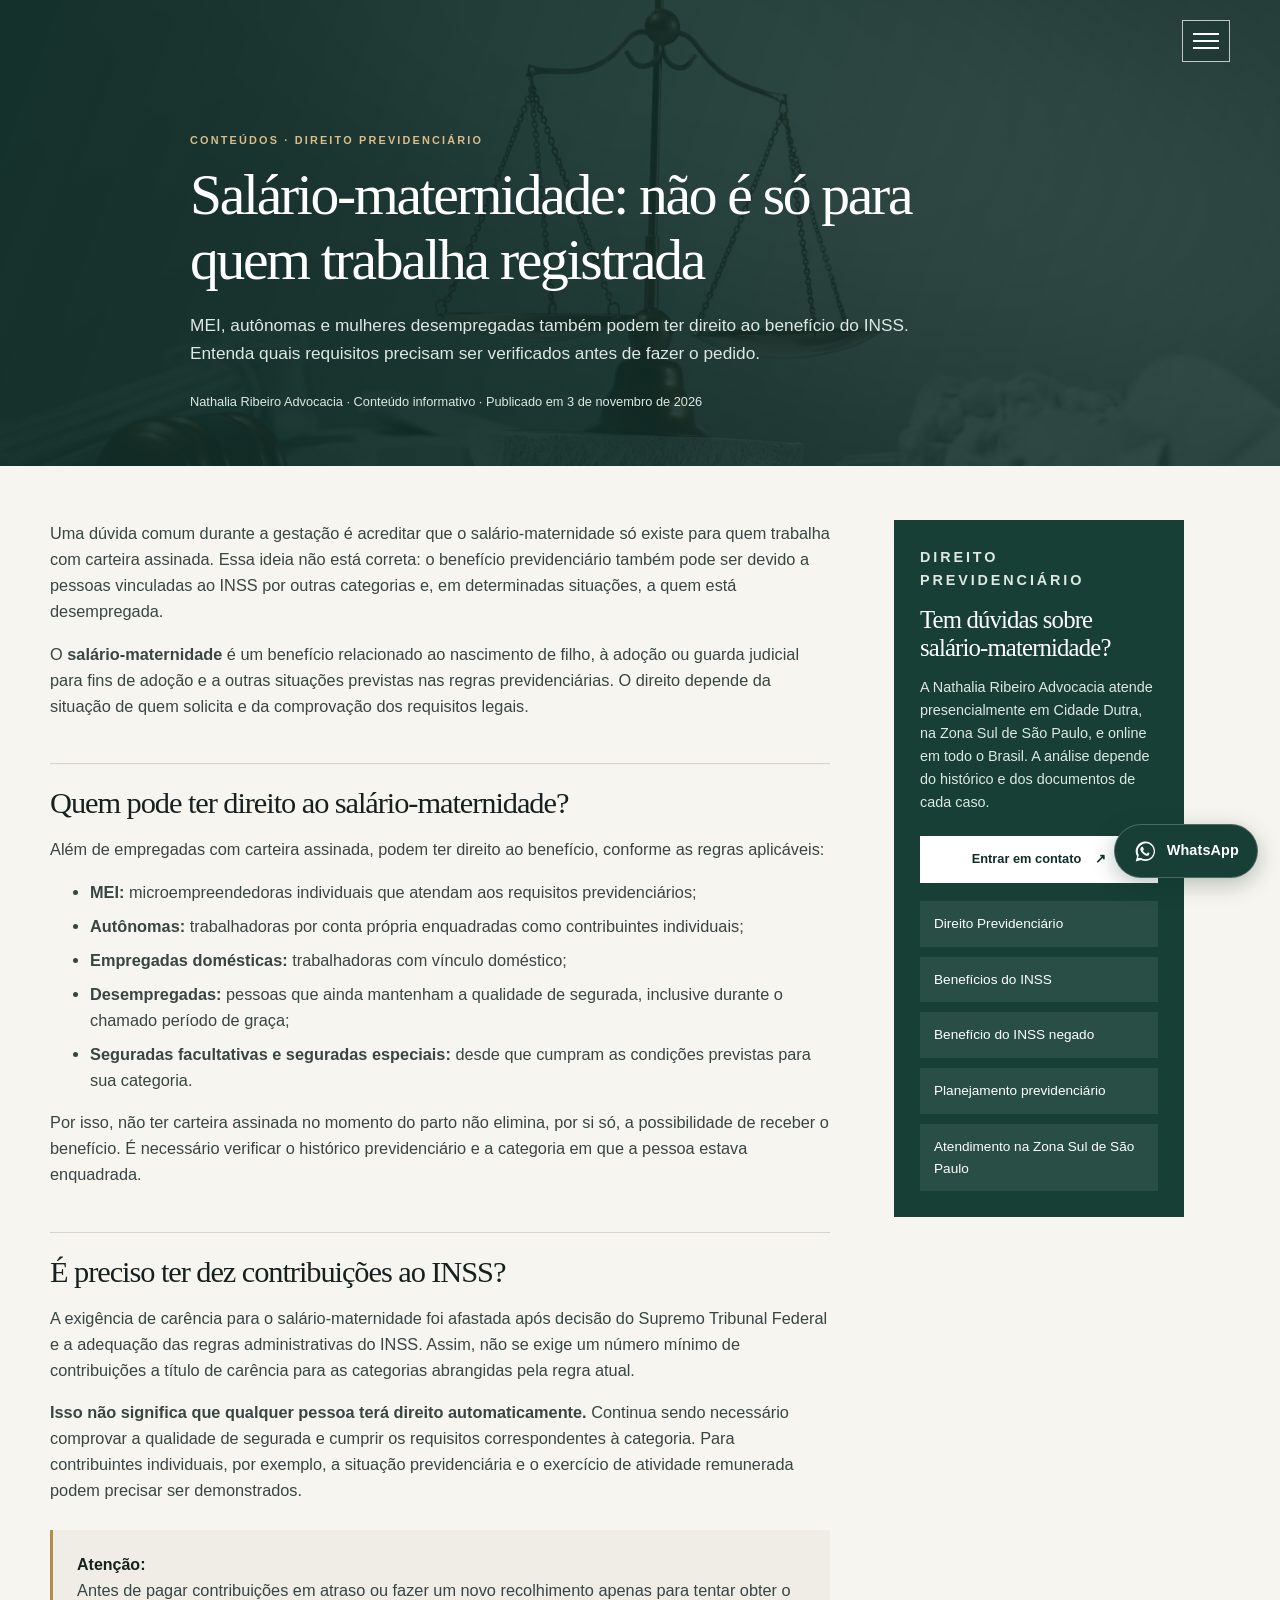
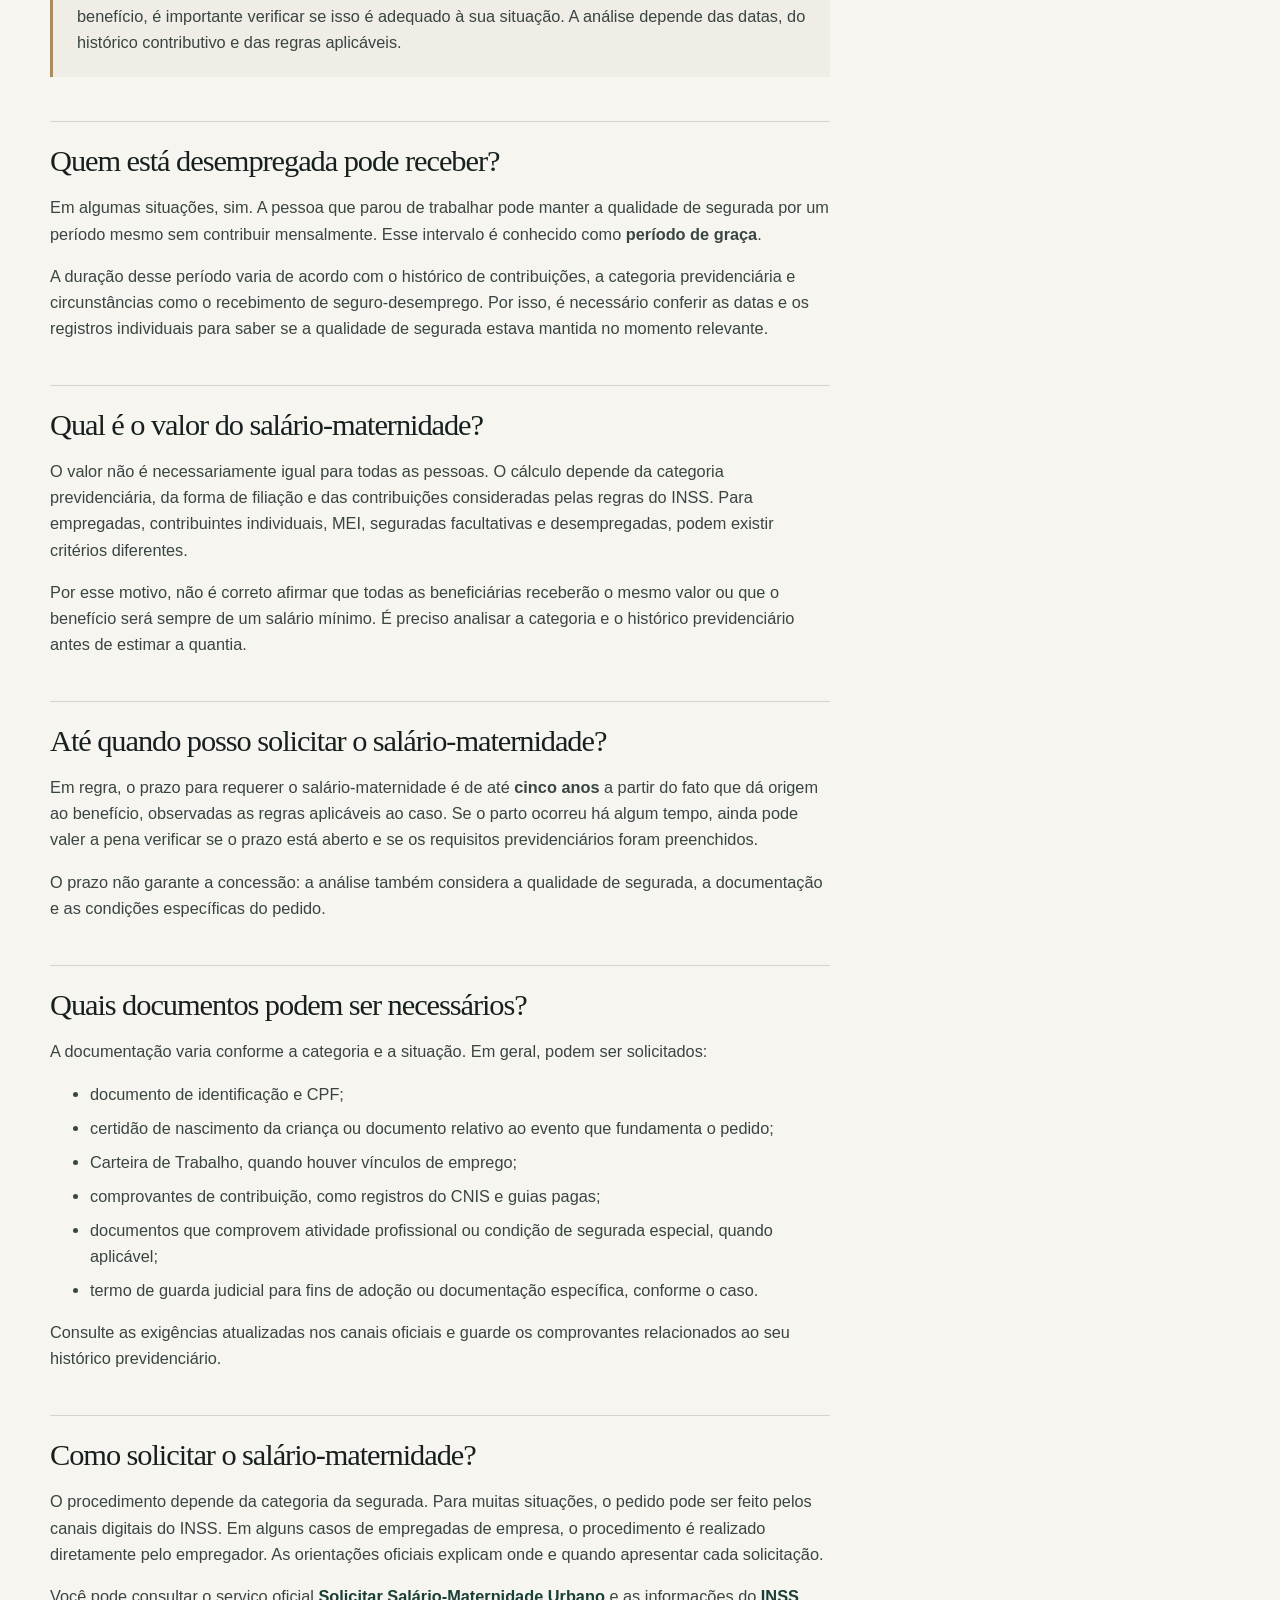
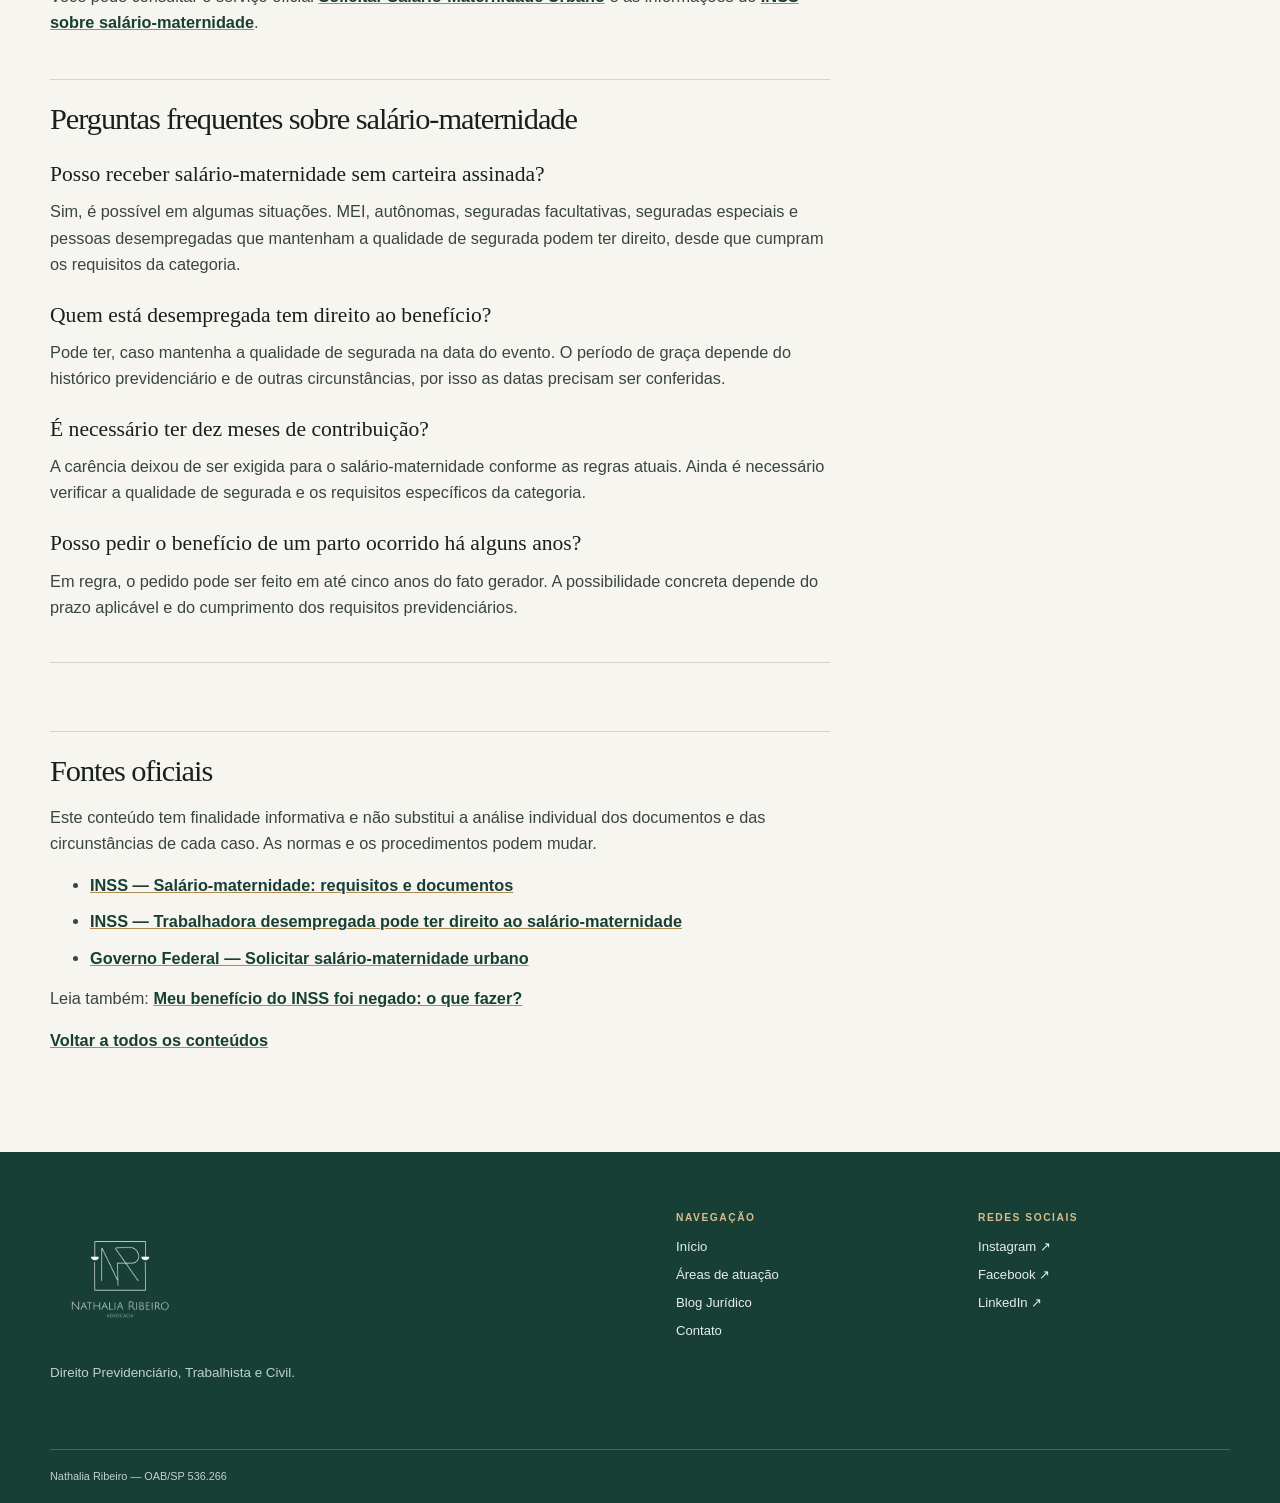
<file: blog/salario-maternidade-sem-carteira-assinada/index.html>
<!doctype html>
<html lang="pt-BR">
<head>
  <meta charset="utf-8">
  <meta name="viewport" content="width=device-width, initial-scale=1">
  <title>Salário-maternidade: quem tem direito sem carteira assinada? | Nathalia Ribeiro</title>
  <meta name="description" content="MEI, autônomas e mulheres desempregadas podem ter direito ao salário-maternidade do INSS. Entenda os requisitos, a qualidade de segurada e o prazo para pedir. Atendimento online em todo o Brasil.">
  <meta name="author" content="Nathalia Ribeiro Advocacia">
  <meta name="robots" content="index, follow">
  <meta name="theme-color" content="#17201f">
  <link rel="canonical" href="https://www.nathaliaribeiro.adv.br/blog/salario-maternidade-sem-carteira-assinada/">
  <meta property="og:title" content="Salário-maternidade: quem tem direito sem carteira assinada?">
  <meta property="og:description" content="Saiba quando MEI, autônomas e mulheres desempregadas podem ter direito ao salário-maternidade do INSS.">
  <meta property="og:type" content="article">
  <meta property="og:url" content="https://www.nathaliaribeiro.adv.br/blog/salario-maternidade-sem-carteira-assinada/">
  <meta property="og:image" content="https://www.nathaliaribeiro.adv.br/assets/background-direito-previdenciario.jpg">
  <meta property="og:image:alt" content="Imagem institucional da Nathalia Ribeiro Advocacia para conteúdo de Direito Previdenciário">
  <meta property="og:site_name" content="Nathalia Ribeiro Advocacia">
  <meta property="og:locale" content="pt_BR">
  <link rel="icon" href="../../favicon.ico" type="image/x-icon">
  <link rel="stylesheet" href="../../style.css">
  <link rel="stylesheet" href="../../internal.css">
  <script type="application/ld+json">
  {
    "@context":"https://schema.org",
    "@graph":[
      {
        "@type":"BlogPosting",
        "@id":"https://www.nathaliaribeiro.adv.br/blog/salario-maternidade-sem-carteira-assinada/#article",
        "mainEntityOfPage":{"@type":"WebPage","@id":"https://www.nathaliaribeiro.adv.br/blog/salario-maternidade-sem-carteira-assinada/"},
        "headline":"Salário-maternidade: quem tem direito sem carteira assinada?",
        "description":"Entenda quem pode ter direito ao salário-maternidade do INSS sem carteira assinada, quais requisitos devem ser verificados e qual o prazo para solicitar.",
        "image":"https://www.nathaliaribeiro.adv.br/assets/background-direito-previdenciario.jpg",
        "datePublished":"2026-11-03",
        "dateModified":"2026-11-03",
        "inLanguage":"pt-BR",
        "author":{"@type":"Person","name":"Nathalia Ribeiro","jobTitle":"Advogada"},
        "publisher":{"@type":"LegalService","name":"Nathalia Ribeiro Advocacia","url":"https://www.nathaliaribeiro.adv.br/"}
      },
      {
        "@type":"BreadcrumbList",
        "itemListElement":[
          {"@type":"ListItem","position":1,"name":"Início","item":"https://www.nathaliaribeiro.adv.br/"},
          {"@type":"ListItem","position":2,"name":"Blog Jurídico","item":"https://www.nathaliaribeiro.adv.br/blog/"},
          {"@type":"ListItem","position":3,"name":"Salário-maternidade: quem tem direito sem carteira assinada?","item":"https://www.nathaliaribeiro.adv.br/blog/salario-maternidade-sem-carteira-assinada/"}
        ]
      },
      {
        "@type":"FAQPage",
        "mainEntity":[
          {"@type":"Question","name":"Posso receber salário-maternidade sem carteira assinada?","acceptedAnswer":{"@type":"Answer","text":"Sim, pessoas que contribuem ao INSS em outras categorias, como MEI e contribuinte individual, e pessoas desempregadas que mantenham a qualidade de segurada podem ter direito, desde que cumpram os requisitos aplicáveis."}},
          {"@type":"Question","name":"É preciso ter dez contribuições para receber salário-maternidade?","acceptedAnswer":{"@type":"Answer","text":"A exigência de carência foi afastada para o salário-maternidade. Isso não significa concessão automática: é necessário comprovar a qualidade de segurada e os requisitos correspondentes à categoria e ao caso."}},
          {"@type":"Question","name":"Quem está desempregada pode pedir salário-maternidade?","acceptedAnswer":{"@type":"Answer","text":"Pode haver direito se a pessoa mantiver a qualidade de segurada do INSS na data do evento, inclusive durante o período de graça. O prazo depende do histórico previdenciário e de outras circunstâncias."}},
          {"@type":"Question","name":"Até quando posso solicitar o salário-maternidade?","acceptedAnswer":{"@type":"Answer","text":"Em regra, o pedido pode ser feito em até cinco anos do fato gerador, observadas as regras aplicáveis à situação concreta."}}
        ]
      }
    ]
  }
  </script>
  <style>
    .post-hero{background:linear-gradient(110deg,rgba(16,45,39,.96),rgba(16,45,39,.82)),url('../../assets/background-direito-previdenciario.jpg') center/cover;color:var(--white);padding:132px 0 54px}
    .post-hero .container{max-width:900px}.post-hero .eyebrow{color:var(--gold-light)}
    .post-hero h1{max-width:850px;font-size:clamp(2.25rem,4.5vw,3.7rem)}
    .post-hero .post-lede{max-width:760px;color:var(--green-soft);font-size:1.08rem}
    .post-meta{color:var(--green-soft);font-size:.8rem;margin:24px 0 0}
    .post-layout{display:grid;grid-template-columns:minmax(0,780px) 290px;gap:64px;align-items:start;padding:54px 0 82px}
    .post-body{min-width:0}.post-body p,.post-body li{color:var(--ink-soft);font-size:1.02rem}
    .post-body h2{font-size:1.9rem;margin:44px 0 16px;padding-top:22px;border-top:1px solid var(--line)}
    .post-body h3{font-size:1.35rem;margin:26px 0 12px}
    .post-body a{color:var(--green);font-weight:700;text-decoration-color:var(--gold);overflow-wrap:anywhere}
    .post-body li{margin:8px 0}.post-callout{padding:22px 24px;margin:26px 0;background:#efede6;border-left:3px solid var(--gold)}
    .post-callout p:last-child{margin-bottom:0}.post-aside{position:sticky;top:100px;background:var(--green);color:#fff;padding:26px}
    .post-aside h2{font-size:1.55rem;margin-bottom:14px}.post-aside p{font-size:.9rem;color:var(--green-soft)}
    .post-aside .button{width:100%;margin-top:8px;background:#fff;color:var(--green-deep)}
    .post-sources{font-size:.9rem}.post-sources li{margin:10px 0}
    .post-bottom{border-top:1px solid var(--line);padding-top:24px;margin-top:42px}
    @media(max-width:850px){.post-layout{grid-template-columns:1fr;gap:36px;padding-top:36px}.post-aside{position:static}.post-hero{padding:112px 0 44px}.post-body h2{font-size:1.65rem}}
  </style>
</head>
<body class="internal-page">
  <a class="skip-link" href="#conteudo">Pular para o conteúdo</a>
  <header class="site-header"><div class="container header-inner">
    <a class="menu-brand" href="../../" aria-label="Nathalia Ribeiro Advocacia — início"><img src="../../assets/logo.png" alt="Nathalia Ribeiro Advocacia" width="180" height="60"></a>
    <button class="menu-toggle" type="button" aria-expanded="false" aria-controls="site-nav" aria-label="Abrir menu"><span></span><span></span><span></span></button>
    <nav id="site-nav" class="site-nav" aria-label="Navegação principal">
      <a href="../../direito-previdenciario-cidade-dutra/">Direito Previdenciário</a>
      <a href="../../direito-trabalhista-cidade-dutra/">Direito Trabalhista</a>
      <a href="../../direito-civil-cidade-dutra/">Direito Civil</a>
      <a href="../../advogada-zona-sul-sao-paulo/">Atendimento na Zona Sul</a>
      <a href="../" aria-current="page">Blog Jurídico</a>
    </nav>
  </div></header>
  <main id="conteudo">
    <section class="post-hero"><div class="container">
      <p class="eyebrow">Conteúdos · Direito Previdenciário</p>
      <h1>Salário-maternidade: não é só para quem trabalha registrada</h1>
      <p class="post-lede">MEI, autônomas e mulheres desempregadas também podem ter direito ao benefício do INSS. Entenda quais requisitos precisam ser verificados antes de fazer o pedido.</p>
      <p class="post-meta">Nathalia Ribeiro Advocacia · Conteúdo informativo · Publicado em 3 de novembro de 2026</p>
    </div></section>
    <div class="container post-layout">
      <article class="post-body">
        <p>Uma dúvida comum durante a gestação é acreditar que o salário-maternidade só existe para quem trabalha com carteira assinada. Essa ideia não está correta: o benefício previdenciário também pode ser devido a pessoas vinculadas ao INSS por outras categorias e, em determinadas situações, a quem está desempregada.</p>
        <p>O <strong>salário-maternidade</strong> é um benefício relacionado ao nascimento de filho, à adoção ou guarda judicial para fins de adoção e a outras situações previstas nas regras previdenciárias. O direito depende da situação de quem solicita e da comprovação dos requisitos legais.</p>

        <h2>Quem pode ter direito ao salário-maternidade?</h2>
        <p>Além de empregadas com carteira assinada, podem ter direito ao benefício, conforme as regras aplicáveis:</p>
        <ul>
          <li><strong>MEI:</strong> microempreendedoras individuais que atendam aos requisitos previdenciários;</li>
          <li><strong>Autônomas:</strong> trabalhadoras por conta própria enquadradas como contribuintes individuais;</li>
          <li><strong>Empregadas domésticas:</strong> trabalhadoras com vínculo doméstico;</li>
          <li><strong>Desempregadas:</strong> pessoas que ainda mantenham a qualidade de segurada, inclusive durante o chamado período de graça;</li>
          <li><strong>Seguradas facultativas e seguradas especiais:</strong> desde que cumpram as condições previstas para sua categoria.</li>
        </ul>
        <p>Por isso, não ter carteira assinada no momento do parto não elimina, por si só, a possibilidade de receber o benefício. É necessário verificar o histórico previdenciário e a categoria em que a pessoa estava enquadrada.</p>

        <h2>É preciso ter dez contribuições ao INSS?</h2>
        <p>A exigência de carência para o salário-maternidade foi afastada após decisão do Supremo Tribunal Federal e a adequação das regras administrativas do INSS. Assim, não se exige um número mínimo de contribuições a título de carência para as categorias abrangidas pela regra atual.</p>
        <p><strong>Isso não significa que qualquer pessoa terá direito automaticamente.</strong> Continua sendo necessário comprovar a qualidade de segurada e cumprir os requisitos correspondentes à categoria. Para contribuintes individuais, por exemplo, a situação previdenciária e o exercício de atividade remunerada podem precisar ser demonstrados.</p>
        <div class="post-callout"><strong>Atenção:</strong>
          <p>Antes de pagar contribuições em atraso ou fazer um novo recolhimento apenas para tentar obter o benefício, é importante verificar se isso é adequado à sua situação. A análise depende das datas, do histórico contributivo e das regras aplicáveis.</p>
        </div>

        <h2>Quem está desempregada pode receber?</h2>
        <p>Em algumas situações, sim. A pessoa que parou de trabalhar pode manter a qualidade de segurada por um período mesmo sem contribuir mensalmente. Esse intervalo é conhecido como <strong>período de graça</strong>.</p>
        <p>A duração desse período varia de acordo com o histórico de contribuições, a categoria previdenciária e circunstâncias como o recebimento de seguro-desemprego. Por isso, é necessário conferir as datas e os registros individuais para saber se a qualidade de segurada estava mantida no momento relevante.</p>

        <h2>Qual é o valor do salário-maternidade?</h2>
        <p>O valor não é necessariamente igual para todas as pessoas. O cálculo depende da categoria previdenciária, da forma de filiação e das contribuições consideradas pelas regras do INSS. Para empregadas, contribuintes individuais, MEI, seguradas facultativas e desempregadas, podem existir critérios diferentes.</p>
        <p>Por esse motivo, não é correto afirmar que todas as beneficiárias receberão o mesmo valor ou que o benefício será sempre de um salário mínimo. É preciso analisar a categoria e o histórico previdenciário antes de estimar a quantia.</p>

        <h2>Até quando posso solicitar o salário-maternidade?</h2>
        <p>Em regra, o prazo para requerer o salário-maternidade é de até <strong>cinco anos</strong> a partir do fato que dá origem ao benefício, observadas as regras aplicáveis ao caso. Se o parto ocorreu há algum tempo, ainda pode valer a pena verificar se o prazo está aberto e se os requisitos previdenciários foram preenchidos.</p>
        <p>O prazo não garante a concessão: a análise também considera a qualidade de segurada, a documentação e as condições específicas do pedido.</p>

        <h2>Quais documentos podem ser necessários?</h2>
        <p>A documentação varia conforme a categoria e a situação. Em geral, podem ser solicitados:</p>
        <ul>
          <li>documento de identificação e CPF;</li>
          <li>certidão de nascimento da criança ou documento relativo ao evento que fundamenta o pedido;</li>
          <li>Carteira de Trabalho, quando houver vínculos de emprego;</li>
          <li>comprovantes de contribuição, como registros do CNIS e guias pagas;</li>
          <li>documentos que comprovem atividade profissional ou condição de segurada especial, quando aplicável;</li>
          <li>termo de guarda judicial para fins de adoção ou documentação específica, conforme o caso.</li>
        </ul>
        <p>Consulte as exigências atualizadas nos canais oficiais e guarde os comprovantes relacionados ao seu histórico previdenciário.</p>

        <h2>Como solicitar o salário-maternidade?</h2>
        <p>O procedimento depende da categoria da segurada. Para muitas situações, o pedido pode ser feito pelos canais digitais do INSS. Em alguns casos de empregadas de empresa, o procedimento é realizado diretamente pelo empregador. As orientações oficiais explicam onde e quando apresentar cada solicitação.</p>
        <p>Você pode consultar o serviço oficial <a href="https://www.gov.br/pt-br/servicos/solicitar-salario-maternidade-urbano" target="_blank" rel="noopener noreferrer">Solicitar Salário-Maternidade Urbano</a> e as informações do <a href="https://www.gov.br/inss/pt-br/direitos-e-deveres/salario-maternidade/salario-maternidade" target="_blank" rel="noopener noreferrer">INSS sobre salário-maternidade</a>.</p>

        <h2>Perguntas frequentes sobre salário-maternidade</h2>
        <h3>Posso receber salário-maternidade sem carteira assinada?</h3>
        <p>Sim, é possível em algumas situações. MEI, autônomas, seguradas facultativas, seguradas especiais e pessoas desempregadas que mantenham a qualidade de segurada podem ter direito, desde que cumpram os requisitos da categoria.</p>
        <h3>Quem está desempregada tem direito ao benefício?</h3>
        <p>Pode ter, caso mantenha a qualidade de segurada na data do evento. O período de graça depende do histórico previdenciário e de outras circunstâncias, por isso as datas precisam ser conferidas.</p>
        <h3>É necessário ter dez meses de contribuição?</h3>
        <p>A carência deixou de ser exigida para o salário-maternidade conforme as regras atuais. Ainda é necessário verificar a qualidade de segurada e os requisitos específicos da categoria.</p>
        <h3>Posso pedir o benefício de um parto ocorrido há alguns anos?</h3>
        <p>Em regra, o pedido pode ser feito em até cinco anos do fato gerador. A possibilidade concreta depende do prazo aplicável e do cumprimento dos requisitos previdenciários.</p>

        <div class="post-bottom">
          <h2>Fontes oficiais</h2>
          <p>Este conteúdo tem finalidade informativa e não substitui a análise individual dos documentos e das circunstâncias de cada caso. As normas e os procedimentos podem mudar.</p>
          <ul class="post-sources">
            <li><a href="https://www.gov.br/inss/pt-br/direitos-e-deveres/salario-maternidade/salario-maternidade" target="_blank" rel="noopener noreferrer">INSS — Salário-maternidade: requisitos e documentos</a></li>
            <li><a href="https://www.gov.br/inss/pt-br/noticias/trabalhadora-desempregada-pode-ter-direito-ao-salario-maternidade/" target="_blank" rel="noopener noreferrer">INSS — Trabalhadora desempregada pode ter direito ao salário-maternidade</a></li>
            <li><a href="https://www.gov.br/pt-br/servicos/solicitar-salario-maternidade-urbano" target="_blank" rel="noopener noreferrer">Governo Federal — Solicitar salário-maternidade urbano</a></li>
          </ul>
          <p>Leia também: <a href="../beneficio-inss-negado/">Meu benefício do INSS foi negado: o que fazer?</a></p>
          <p><a href="../">Voltar a todos os conteúdos</a></p>
        </div>
      </article>
      <aside class="post-aside">
        <p class="eyebrow">Direito Previdenciário</p>
        <h2>Tem dúvidas sobre salário-maternidade?</h2>
        <p>A Nathalia Ribeiro Advocacia atende presencialmente em Cidade Dutra, na Zona Sul de São Paulo, e online em todo o Brasil. A análise depende do histórico e dos documentos de cada caso.</p>
        <a class="button" href="https://wa.me/5511942294767?text=Ol%C3%A1%2C%20gostaria%20de%20informa%C3%A7%C3%B5es%20sobre%20sal%C3%A1rio-maternidade." target="_blank" rel="noopener noreferrer">Entrar em contato <span aria-hidden="true">↗</span></a>
        <div class="related-links">
          <a href="../../direito-previdenciario-cidade-dutra/">Direito Previdenciário</a>
          <a href="../../beneficios-inss-cidade-dutra/">Benefícios do INSS</a>
          <a href="../beneficio-inss-negado/">Benefício do INSS negado</a>
          <a href="../planejamento-previdenciario-por-onde-comecar/">Planejamento previdenciário</a>
          <a href="../../advogada-zona-sul-sao-paulo/">Atendimento na Zona Sul de São Paulo</a>
        </div>
      </aside>
    </div>
  </main>
  <footer class="site-footer"><div class="container footer-grid">
    <div><img src="../../assets/logo.png" alt="Nathalia Ribeiro Advocacia" width="180" height="60"><p>Direito Previdenciário, Trabalhista e Civil.</p></div>
    <div><p class="footer-label">Navegação</p><a href="../../">Início</a><a href="../../#atuacao">Áreas de atuação</a><a href="../">Blog Jurídico</a><a href="../../#contato">Contato</a></div>
    <div><p class="footer-label">Redes sociais</p><a href="https://www.instagram.com/nathalia_ribeiro.adv/" target="_blank" rel="noopener noreferrer">Instagram ↗</a><a href="https://www.facebook.com/adv.nathalia.ribeiro" target="_blank" rel="noopener noreferrer">Facebook ↗</a><a href="https://www.linkedin.com/in/nathaliaribeiroadv" target="_blank" rel="noopener noreferrer">LinkedIn ↗</a></div>
  </div><div class="container footer-bottom"><span>Nathalia Ribeiro — OAB/SP 536.266</span></div></footer>
  <script src="../../script.js"></script>
</body>
</html>
</file>
<file: style.css>
:root{--ink:#17201f;--ink-soft:#394543;--green:#173f35;--green-deep:#102d27;--green-soft:#dce8e1;--cream:#f7f5ef;--sand:#e9e3d6;--line:#d8d3c8;--gold:#b18a52;--gold-light:#d9bd8b;--white:#fff;--max:1180px;--radius:3px}*{box-sizing:border-box}html{scroll-behavior:smooth}body{margin:0;color:var(--ink);background:var(--cream);font-family:Arial,Helvetica,sans-serif;line-height:1.6}a{color:inherit}img{max-width:100%;display:block}.container{width:min(calc(100% - 40px),var(--max));margin-inline:auto}.skip-link{position:absolute;left:-999px;top:8px;background:var(--white);padding:10px 14px;z-index:20}.skip-link:focus{left:8px}.site-header{position:absolute;top:0;left:0;width:100%;z-index:10;background:transparent;color:var(--white);border-bottom:1px solid rgba(255,255,255,.18);backdrop-filter:none;transition:background .25s ease,box-shadow .25s ease}.site-header.is-scrolled{position:fixed;background:rgba(16,45,39,.97);box-shadow:0 5px 20px rgba(23,32,31,.2);backdrop-filter:blur(10px)}.header-inner{min-height:76px;display:flex;align-items:center;justify-content:space-between;gap:24px;transition:min-height .25s ease}.site-header.is-scrolled .header-inner{min-height:56px}.brand img{width:140px;height:auto;object-fit:contain;filter:brightness(0) invert(1);transition:width .25s ease}.site-header.is-scrolled .brand img{width:108px}.site-nav{display:flex;align-items:center;gap:26px;font-size:.82rem;letter-spacing:.04em}.site-nav a{text-decoration:none}.site-nav a:hover,.site-nav a:focus{color:var(--gold-light)}.nav-cta{border-bottom:1px solid var(--gold-light);padding-bottom:4px}.menu-toggle{display:none;border:1px solid rgba(255,255,255,.65);color:var(--white);background:transparent;padding:8px 11px;font:inherit}.hero{background:linear-gradient(90deg,rgba(16,45,39,.96) 0%,rgba(16,45,39,.84) 48%,rgba(16,45,39,.48) 100%),url('assets/background-direito-previdenciario.jpg') center top/cover;min-height:560px;display:flex;align-items:center;border-bottom:1px solid var(--green-deep);color:var(--white)}.hero-grid{display:grid;grid-template-columns:1.35fr .65fr;gap:50px;align-items:center;padding-block:156px 68px}.eyebrow{color:var(--gold-light);font-size:.68rem;text-transform:uppercase;letter-spacing:.2em;font-weight:700;margin:0 0 14px}.eyebrow-light{color:var(--gold-light)}h1,h2,h3,p{margin-top:0}h1,h2,h3{font-family:Georgia,'Times New Roman',serif;font-weight:400;line-height:1.12}h1{font-size:clamp(2.2rem,4.6vw,4.25rem);max-width:760px;letter-spacing:-.04em;margin-bottom:20px}h2{font-size:clamp(1.9rem,3.4vw,3rem);letter-spacing:-.035em;margin-bottom:20px}h3{font-size:1.5rem;margin-bottom:10px}.hero-lede{font-size:1.02rem;max-width:580px;color:var(--green-soft)}.hero-actions{display:flex;flex-wrap:wrap;gap:10px;margin:25px 0 18px}.button{display:inline-flex;align-items:center;justify-content:center;gap:14px;padding:12px 17px;text-decoration:none;font-weight:700;font-size:.8rem;border:1px solid transparent;cursor:pointer;transition:transform .2s ease,background .2s ease}.button:hover,.button:focus{transform:translateY(-2px)}.button-primary{color:var(--white);background:var(--green)}.button-primary:hover,.button-primary:focus{background:var(--green-deep)}.button-ghost{border-color:rgba(255,255,255,.75);color:var(--white);background:transparent}.button-light{color:var(--ink);background:var(--white)}.hero-location{color:var(--green-soft);font-size:.78rem}.hero-card{background:rgba(16,45,39,.78);color:var(--white);padding:32px 28px;min-height:280px;display:flex;flex-direction:column;justify-content:flex-end;border:1px solid rgba(255,255,255,.28);box-shadow:11px 11px 0 var(--gold)}.hero-card-mark{font-family:Georgia,serif;font-size:3.8rem;color:var(--gold-light);line-height:1;margin-bottom:auto}.hero-card-mark.small{font-size:3rem;margin:0 0 26px}.hero-card p{font-family:Georgia,serif;font-size:1.25rem;line-height:1.3}.card-line{height:1px;background:rgba(255,255,255,.35);width:100%;margin:12px 0}.hero-card small{color:var(--gold-light);letter-spacing:.1em;text-transform:uppercase;font-size:.68rem}.section{padding-block:84px}.section-light{background:#efede6}.section-ink{background:var(--green-deep);color:var(--white)}.section-sand{background:var(--sand)}.split,.about-grid{display:grid;grid-template-columns:.82fr 1.18fr;gap:88px;align-items:center}.split>div:last-child{max-width:590px}.about-copy{max-width:500px}.about-portrait{margin:0;position:relative;padding:0 0 18px 18px}.about-portrait::before{content:'';position:absolute;inset:18px 0 0 0;border:1px solid var(--gold);z-index:0}.about-portrait img{position:relative;z-index:1;width:100%;height:520px;object-fit:cover;object-position:center 20%;filter:saturate(.88)}.about-portrait figcaption{position:relative;z-index:1;display:inline-block;margin:-38px 0 0 22px;padding:10px 14px;background:var(--green);color:var(--white);font-size:.72rem;letter-spacing:.08em;text-transform:uppercase}.split p,.about-grid>div:last-child p{color:var(--ink-soft)}.section-ink p{color:#d7dfda}.signature{font-family:Georgia,serif;font-size:1.4rem;color:var(--ink)!important;margin-top:28px}.signature span{font:.7rem Arial,sans-serif;text-transform:uppercase;letter-spacing:.12em;color:var(--gold)}.section-heading{max-width:690px;margin-bottom:36px}.section-heading>p:last-child{color:var(--ink-soft)}.feature-grid{display:grid;grid-template-columns:repeat(3,1fr);gap:30px}.feature-grid article{border-top:1px solid rgba(255,255,255,.35);padding-top:20px}.feature-number{color:var(--gold-light);font-size:.7rem;letter-spacing:.15em}.practice{border-top:1px solid var(--line);padding:28px 0;position:relative}.practice-featured{display:grid;grid-template-columns:170px 1fr 210px;gap:28px;border-top:2px solid var(--gold);padding:32px 28px;background:linear-gradient(120deg,rgba(23,32,31,.94),rgba(23,32,31,.82)),url('assets/background-direito-previdenciario.jpg') center top/cover;color:var(--white);margin-inline:-28px;padding-inline:28px}.practice-featured p,.practice-featured .service-list li{color:#f4faf7!important;text-shadow:0 1px 2px rgba(0,0,0,.35)}.practice-featured h3{font-size:2.35rem}.practice-tag{color:var(--gold-light);font-size:.66rem;text-transform:uppercase;letter-spacing:.15em;font-weight:700}.practice p{color:var(--ink-soft);max-width:720px}.practice-grid{display:grid;grid-template-columns:1fr 1fr;gap:70px}.practice-grid .practice{border-bottom:1px solid var(--line)}.service-list{list-style:none;padding:0;margin:18px 0 0;display:grid;grid-template-columns:repeat(2,minmax(0,1fr));gap:6px 24px;font-size:.85rem}.service-list li{padding-left:17px;position:relative;color:var(--ink-soft)}.service-list li::before{content:'—';position:absolute;left:0;color:var(--gold)}.text-link{align-self:start;color:var(--ink);font-size:.74rem;font-weight:700;text-decoration:none;border-bottom:1px solid var(--gold);padding-bottom:5px}.practice-featured .text-link{color:var(--white)}.consult-grid{margin-top:65px;padding-top:24px;border-top:1px solid var(--line);display:grid;grid-template-columns:1fr 1fr;gap:80px}.consult-grid p{margin-bottom:10px}.steps{list-style:none;padding:0;margin:18px 0 0}.steps li{display:flex;gap:20px;border-bottom:1px solid rgba(23,32,31,.2);padding:16px 0}.steps span{color:var(--gold);font-size:.7rem;letter-spacing:.1em}.steps strong{font-family:Georgia,serif;font-size:1.12rem;font-weight:400}.steps p{font-size:.85rem;margin:4px 0 0;color:var(--ink-soft)}.narrow{max-width:880px}.faq-list{border-top:1px solid var(--line)}details{border-bottom:1px solid var(--line);padding:17px 0}summary{cursor:pointer;list-style:none;font-family:Georgia,serif;font-size:1.05rem;display:flex;justify-content:space-between;gap:20px}summary::-webkit-details-marker{display:none}summary::after{content:'+';font-family:Arial;color:var(--gold);font-size:1.3rem}details[open] summary::after{content:'−'}details p{color:var(--ink-soft);max-width:720px;margin:14px 35px 0 0}.gallery{display:grid;grid-template-columns:1.1fr 1fr 1.1fr;gap:18px;align-items:stretch}.gallery figure{margin:0}.gallery img{width:100%;height:360px;object-fit:cover}.gallery figure:nth-child(1) img{object-position:center 45%}.gallery figure:nth-child(2) img{object-position:center 40%}.gallery figure:nth-child(3) img{object-position:center}.gallery figcaption{font-size:.7rem;margin-top:8px;color:var(--ink-soft)}.location-grid{display:grid;grid-template-columns:1fr 1fr;gap:80px;align-items:end}.location-grid address{font-style:normal;border-left:1px solid var(--gold);padding-left:26px;font-size:1rem;color:#d7dfda}.location-grid address strong{color:var(--white);font-family:Georgia,serif;font-size:1.25rem;font-weight:400}.location-grid address span{font-size:.68rem;text-transform:uppercase;letter-spacing:.12em;color:var(--gold-light)}.location-grid address a{text-decoration:none;color:var(--white)}.contact-section{background:var(--cream)}.contact-grid{display:grid;grid-template-columns:1fr 1fr;gap:80px}.contact-links{margin-top:32px;display:grid;gap:14px}.contact-links a{border-top:1px solid var(--line);padding-top:12px;text-decoration:none;display:flex;justify-content:space-between;gap:14px;flex-wrap:wrap}.contact-links span{font-size:.7rem;text-transform:uppercase;letter-spacing:.12em;color:var(--gold)}.contact-links strong{font-weight:400}.contact-form{display:grid;gap:7px}.contact-form label:not(.checkbox){font-size:.72rem;text-transform:uppercase;letter-spacing:.08em;margin-top:7px}.contact-form input:not([type=checkbox]),.contact-form textarea{font:inherit;padding:11px 12px;border:1px solid var(--line);background:var(--white);border-radius:0;color:var(--ink)}.contact-form textarea{resize:vertical}.contact-form input:focus,.contact-form textarea:focus,.menu-toggle:focus,a:focus,button:focus,summary:focus{outline:3px solid var(--gold-light);outline-offset:3px}.checkbox{display:flex;gap:9px;align-items:flex-start;font-size:.76rem;margin:12px 0}.checkbox input{margin-top:4px;accent-color:var(--ink)}.checkbox a{color:var(--ink)}.form-note{font-size:.76rem;color:var(--ink-soft);margin:3px 0 0}.site-footer{background:var(--green);color:#e5eee9;padding-top:58px}.footer-grid{display:grid;grid-template-columns:1.6fr .7fr .7fr;gap:50px;padding-bottom:52px}.footer-grid img{display:block;filter:brightness(0) invert(1);width:140px;height:auto;max-width:100%;object-fit:contain;margin-bottom:12px}.footer-grid p{max-width:280px;color:#c1d2c9;font-size:.84rem}.footer-grid a{display:block;color:#e5eee9;text-decoration:none;font-size:.82rem;margin:7px 0}.footer-grid a:hover,.footer-grid a:focus{color:var(--gold-light)}.footer-label{color:var(--gold-light)!important;text-transform:uppercase;letter-spacing:.15em;font-size:.64rem!important;font-weight:700}.footer-bottom{border-top:1px solid rgba(255,255,255,.2);padding-block:18px;display:flex;justify-content:space-between;gap:15px;flex-wrap:wrap;font-size:.68rem;color:#c1d2c9}.footer-bottom a{text-decoration:none}.footer-bottom a:hover{color:var(--white)}@media(max-width:800px){.container{width:min(calc(100% - 32px),var(--max))}.site-header{position:absolute}.site-header.is-scrolled{position:fixed}.header-inner,.site-header.is-scrolled .header-inner{min-height:68px}.brand img,.site-header.is-scrolled .brand img{width:122px}.menu-toggle{display:block}.site-nav{display:none;position:absolute;top:68px;left:0;right:0;background:var(--green-deep);color:var(--white);border-bottom:1px solid rgba(255,255,255,.18);padding:18px 20px;flex-direction:column;align-items:flex-start;gap:15px}.site-nav.is-open{display:flex}.hero-grid,.split,.about-grid,.location-grid,.contact-grid{grid-template-columns:1fr;gap:34px}.hero{min-height:auto}.hero-grid{padding-block:136px 58px}.hero-card{min-height:240px;box-shadow:8px 8px 0 var(--gold)}.section{padding-block:66px}.about-portrait img{height:400px}.feature-grid,.practice-grid{grid-template-columns:1fr;gap:30px}.practice-featured{grid-template-columns:1fr;gap:16px;margin-inline:0;padding-inline:22px}.practice-featured h3{font-size:2.1rem}.service-list{grid-template-columns:1fr}.consult-grid{grid-template-columns:1fr;gap:22px;margin-top:46px}.gallery{grid-template-columns:1fr 1fr}.gallery figure:first-child{grid-column:1/-1}.gallery img{height:270px}.gallery figure:first-child img{height:330px}.footer-grid{grid-template-columns:1fr 1fr;gap:30px}.footer-grid>div:first-child{grid-column:1/-1}.contact-links a{display:block}.contact-links strong{display:block;margin-top:4px}}@media(max-width:430px){h1{font-size:2.5rem}.hero-actions{display:grid}.button{width:100%}.about-portrait{padding-left:12px}.about-portrait img{height:390px}.gallery{grid-template-columns:1fr}.gallery figure:first-child{grid-column:auto}.gallery img,.gallery figure:first-child img{height:300px}.footer-grid{grid-template-columns:1fr}.footer-grid>div:first-child{grid-column:auto}.footer-bottom{display:grid}.practice-featured h3{font-size:1.9rem}}

@media(max-width:800px){.hero{background-position:68% top}}

.whatsapp-float{position:fixed;right:24px;bottom:24px;z-index:20;display:inline-flex;align-items:center;gap:9px;padding:13px 17px;border-radius:999px;background:#25d366;color:#073b24;box-shadow:0 8px 24px rgba(0,0,0,.22);font-size:.78rem;font-weight:700;text-decoration:none;transition:transform .2s ease,box-shadow .2s ease}.whatsapp-float:hover,.whatsapp-float:focus{color:#073b24;transform:translateY(-3px);box-shadow:0 12px 28px rgba(0,0,0,.28)}.whatsapp-float svg{width:21px;height:21px;fill:currentColor}@media(max-width:430px){.whatsapp-float{right:16px;bottom:16px;padding:14px;border-radius:50%}.whatsapp-float span{display:none}.whatsapp-float svg{width:23px;height:23px}}


/* Scroll reveal: conteúdo permanece no HTML e a animação é apenas visual. */
html.js .reveal {
  opacity: 0;
  transform: translateY(24px);
  transition: opacity .7s ease, transform .7s ease;
  will-change: opacity, transform;
}

html.js .reveal.is-visible {
  opacity: 1;
  transform: translateY(0);
}

@media (prefers-reduced-motion: reduce) {
  html.js .reveal,
  html.js .reveal.is-visible {
    opacity: 1;
    transform: none;
    transition: none;
    will-change: auto;
  }
}
.practice-links{display:flex;flex-wrap:wrap;gap:8px 18px;margin:20px 0 6px}.practice-links a{color:var(--green);font-size:.74rem;font-weight:700;text-decoration:none;border-bottom:1px solid var(--gold);padding-bottom:4px}.practice-links a:hover,.practice-links a:focus{color:var(--gold)}.practice-featured .practice-links a{color:var(--gold-light)}.practice .text-link{display:inline-block;margin-top:18px}.footer-credit{color:#c1d2c9}.footer-credit a{display:inline;color:var(--gold-light);font-weight:700}.footer-credit a:hover,.footer-credit a:focus{color:var(--white)}
/* Home: hero institucional com retrato em background e navegação compacta. */
.home-page .site-header{position:absolute;top:0;left:0;width:100%;background:transparent;border:0;box-shadow:none;backdrop-filter:none}
.home-page .site-header.is-scrolled{position:fixed;background:rgba(16,45,39,.9);backdrop-filter:blur(10px)}
.home-page .header-inner{min-height:82px;justify-content:flex-end}
.home-page .brand{position:relative;z-index:2}
.home-page .brand img{width:154px;filter:brightness(0) invert(1)}
.home-page .site-nav{display:none;position:absolute;top:82px;right:20px;width:min(280px,calc(100% - 40px));padding:20px;background:rgba(16,45,39,.98);border:1px solid rgba(255,255,255,.18);box-shadow:0 14px 30px rgba(0,0,0,.2);flex-direction:column;align-items:flex-start;gap:15px}
.home-page .site-nav.is-open{display:flex}
.home-page .menu-toggle{display:inline-flex;position:relative;z-index:2;width:48px;height:42px;padding:10px;flex-direction:column;justify-content:center;gap:5px;border:1px solid rgba(255,255,255,.72);color:var(--white);background:rgba(16,45,39,.28)}
.home-page .menu-toggle span{display:block;width:100%;height:2px;background:currentColor;transition:transform .2s ease,opacity .2s ease}
.home-page .menu-toggle[aria-expanded="true"] span:nth-child(1){transform:translateY(7px) rotate(45deg)}
.home-page .menu-toggle[aria-expanded="true"] span:nth-child(2){opacity:0}
.home-page .menu-toggle[aria-expanded="true"] span:nth-child(3){transform:translateY(-7px) rotate(-45deg)}
.home-page .hero{min-height:720px;background:linear-gradient(90deg,rgba(0,0,0,.38) 0%,rgba(0,0,0,.18) 52%,rgba(0,0,0,.12) 100%),url('assets/dra-nathalia-ribeiro.png') 68% center/cover;color:var(--white)}
.home-page .hero-grid{display:flex;align-items:flex-end;min-height:720px;padding-block:110px 82px}
.home-page .hero-copy{max-width:560px;margin-inline:auto;text-align:center}
.home-page .hero h1{font-size:clamp(1.45rem,2.7vw,2.45rem);max-width:500px;margin-inline:auto;letter-spacing:-.025em;margin-bottom:14px}
.home-page .hero-lede{max-width:450px;margin-inline:auto;color:#f1f1f1;font-size:.92rem}
.home-page .hero-actions,.home-page .hero-location,.home-page .hero-card{display:none}
@media(max-width:800px){
  .home-page .header-inner{min-height:72px}
  .home-page .brand img{width:128px}
  .home-page .site-nav{top:72px;right:16px;width:calc(100% - 32px)}
  .home-page .hero{min-height:680px;background-position:64% center;background-image:linear-gradient(90deg,rgba(16,45,39,.94) 0%,rgba(16,45,39,.68) 62%,rgba(16,45,39,.28) 100%),url('assets/dra-nathalia-ribeiro.png')}
  .home-page .hero-grid{padding-block:150px 70px}
  .home-page .hero h1{font-size:clamp(1.8rem,8vw,2.6rem);max-width:340px}
}
@media(max-width:430px){.home-page .hero{min-height:650px;background-position:61% center}.home-page .hero-grid{padding-block:138px 58px}}
.home-page .whatsapp-float{animation:whatsapp-float-bob 2.8s ease-in-out infinite}
@keyframes whatsapp-float-bob{0%,100%{transform:translateY(0)}50%{transform:translateY(-8px)}}
.home-page .whatsapp-float:hover,.home-page .whatsapp-float:focus{animation:none}
@media(prefers-reduced-motion:reduce){.home-page .whatsapp-float{animation:none}}
/* Home: hero institucional com retrato em background e navegação compacta. */
.home-page .site-header{position:absolute;top:0;left:0;width:100%;background:transparent;border:0;box-shadow:none;backdrop-filter:none}
.home-page .site-header.is-scrolled{position:fixed;background:rgba(16,45,39,.9);backdrop-filter:blur(10px)}
.home-page .header-inner{min-height:82px;justify-content:flex-end}
.home-page .brand{position:relative;z-index:2}
.home-page .brand img{width:154px;filter:brightness(0) invert(1)}
.home-page .site-nav{display:none;position:absolute;top:82px;right:20px;width:min(280px,calc(100% - 40px));padding:20px;background:rgba(16,45,39,.98);border:1px solid rgba(255,255,255,.18);box-shadow:0 14px 30px rgba(0,0,0,.2);flex-direction:column;align-items:flex-start;gap:15px}
.home-page .site-nav.is-open{display:flex}
.home-page .menu-toggle{display:inline-flex;position:relative;z-index:2;width:48px;height:42px;padding:10px;flex-direction:column;justify-content:center;gap:5px;border:1px solid rgba(255,255,255,.72);color:var(--white);background:rgba(16,45,39,.28)}
.home-page .menu-toggle span{display:block;width:100%;height:2px;background:currentColor;transition:transform .2s ease,opacity .2s ease}
.home-page .menu-toggle[aria-expanded="true"] span:nth-child(1){transform:translateY(7px) rotate(45deg)}
.home-page .menu-toggle[aria-expanded="true"] span:nth-child(2){opacity:0}
.home-page .menu-toggle[aria-expanded="true"] span:nth-child(3){transform:translateY(-7px) rotate(-45deg)}
.home-page .hero{min-height:720px;background:linear-gradient(90deg,rgba(0,0,0,.38) 0%,rgba(0,0,0,.18) 52%,rgba(0,0,0,.12) 100%),url('assets/dra-nathalia-ribeiro.png') 68% center/cover;color:var(--white)}
.home-page .hero-grid{display:flex;align-items:flex-end;min-height:720px;padding-block:110px 82px}
.home-page .hero-copy{max-width:560px;margin-inline:auto;text-align:center}
.home-page .hero h1{font-size:clamp(1.45rem,2.7vw,2.45rem);max-width:500px;margin-inline:auto;letter-spacing:-.025em;margin-bottom:14px}
.home-page .hero-lede{max-width:450px;margin-inline:auto;color:#f1f1f1;font-size:.92rem}
.home-page .hero-actions,.home-page .hero-location,.home-page .hero-card{display:none}
@media(max-width:800px){
  .home-page .header-inner{min-height:72px}
  .home-page .brand img{width:128px}
  .home-page .site-nav{top:72px;right:16px;width:calc(100% - 32px)}
  .home-page .hero{min-height:680px;background-position:64% center;background-image:linear-gradient(90deg,rgba(16,45,39,.94) 0%,rgba(16,45,39,.68) 62%,rgba(16,45,39,.28) 100%),url('assets/dra-nathalia-ribeiro.png')}
  .home-page .hero-grid{padding-block:150px 70px}
  .home-page .hero h1{font-size:clamp(1.8rem,8vw,2.6rem);max-width:340px}
}
@media(max-width:430px){.home-page .hero{min-height:650px;background-position:61% center}.home-page .hero-grid{padding-block:138px 58px}}
.home-page .whatsapp-float{animation:whatsapp-float-bob 2.8s ease-in-out infinite}
@keyframes whatsapp-float-bob{0%,100%{transform:translateY(0)}50%{transform:translateY(-8px)}}
.home-page .whatsapp-float:hover,.home-page .whatsapp-float:focus{animation:none}
@media(prefers-reduced-motion:reduce){.home-page .whatsapp-float{animation:none}}

.home-page .hero-brand{display:block;width:max-content;margin:0 auto 18px}.home-page .hero-brand img{width:180px;height:auto;filter:brightness(0) invert(1);opacity:.96}.home-page .site-header .brand{display:none}.home-page .menu-toggle{margin-left:auto}
@media(max-width:800px){.home-page .hero{background-image:linear-gradient(90deg,rgba(0,0,0,.42) 0%,rgba(0,0,0,.2) 62%,rgba(0,0,0,.12) 100%),url('assets/dra-nathalia-ribeiro.png')}.home-page .hero-grid{min-height:680px;padding-block:100px 62px}.home-page .hero h1{font-size:clamp(1.4rem,6.5vw,2.1rem);max-width:330px}.home-page .hero-brand img{width:150px}}
@media(max-width:430px){.home-page .hero-grid{min-height:650px;padding-block:88px 52px}.home-page .hero-brand{margin-bottom:14px}.home-page .hero-brand img{width:136px}}

.home-page .menu-brand{display:none;position:absolute;left:0;top:50%;transform:translateY(-50%)}.home-page .menu-brand img{width:112px;height:auto;filter:brightness(0) invert(1)}.home-page .site-header.is-scrolled .menu-brand{display:block}
@media(min-width:801px){
  .home-page .hero{min-height:760px;background:var(--green-deep);overflow:hidden}
  .home-page .hero-grid{display:grid;grid-template-columns:minmax(0,.9fr) minmax(360px,1.1fr);align-items:end;gap:54px;min-height:760px;padding-block:150px 112px}
  .home-page .hero-copy{max-width:510px;margin:0;text-align:left}
  .home-page .hero-brand{margin:0 0 20px}
  .home-page .hero h1{margin-inline:0;font-size:clamp(1.55rem,2.6vw,2.35rem);max-width:470px}
  .home-page .hero-lede{margin-inline:0}
  .home-page .hero-portrait{display:block;position:relative;margin:0;justify-self:end;width:min(100%,520px);max-height:610px;overflow:hidden}
  .home-page .hero-portrait::before,.home-page .hero-portrait::after{content:"";position:absolute;top:0;bottom:0;width:18%;z-index:1;pointer-events:none}
  .home-page .hero-portrait::before{left:0;background:linear-gradient(90deg,var(--green-deep),transparent)}
  .home-page .hero-portrait::after{right:0;background:linear-gradient(270deg,var(--green-deep),transparent)}
  .home-page .hero-portrait img{display:block;width:100%;height:610px;object-fit:cover;object-position:center top;filter:brightness(.82);box-shadow:inset 30px 0 35px -35px var(--green-deep),inset -30px 0 35px -35px var(--green-deep)}
}
@media(max-width:800px){.home-page .menu-brand{display:none}.home-page .hero-portrait{display:none}}
@media(min-width:801px){
  .home-page .hero{min-height:100vh}
  .home-page .hero-grid{display:flex;position:relative;align-items:center;min-height:100vh;padding:120px 0 72px}
  .home-page .hero-copy{position:relative;z-index:2;max-width:560px;padding-top:42px}
  .home-page .hero h1{font-size:clamp(2rem,3.35vw,3rem);max-width:550px}
  .home-page .hero-lede{font-size:1.02rem;max-width:500px}
  .home-page .hero-portrait{position:absolute;top:0;right:0;bottom:0;width:53%;height:auto;max-height:none;z-index:1}
  .home-page .hero-portrait::before,.home-page .hero-portrait::after{width:30%}
  .home-page .hero-portrait::before{background:linear-gradient(90deg,var(--green-deep) 0%,rgba(16,45,39,.85) 18%,rgba(16,45,39,.2) 75%,transparent)}
  .home-page .hero-portrait::after{background:linear-gradient(270deg,var(--green-deep) 0%,rgba(16,45,39,.7) 10%,transparent 75%)}
  .home-page .hero-portrait img{height:100%;min-height:100%;filter:brightness(.72);object-position:center top}
  .home-page #diferenciais{background:linear-gradient(90deg,rgba(16,45,39,.94),rgba(16,45,39,.82)),url('assets/background-direito-previdenciario.jpg') center/cover;color:var(--white)}
}
@media(min-width:801px){.home-page .hero-copy{transform:translateY(-58px)}}

/* Compactação e replicação da estrutura visual da Home. */
@media(min-width:801px){
  .home-page .hero,.home-page .hero-grid{min-height:680px}
  .home-page .hero-grid{padding-block:94px 66px}
  .home-page .hero-copy{transform:none;align-self:center}
  .home-page .hero-portrait{bottom:0}
}
.internal-page .site-header{position:absolute;top:0;left:0;width:100%;z-index:10;background:transparent;border:0;box-shadow:none;backdrop-filter:none}
.internal-page .site-header.is-scrolled{position:fixed;background:rgba(16,45,39,.92);box-shadow:0 5px 20px rgba(23,32,31,.2);backdrop-filter:blur(10px)}
.internal-page .header-inner{min-height:82px;justify-content:flex-end}
.internal-page .menu-brand{display:none;position:absolute;left:0;top:50%;transform:translateY(-50%)}
.internal-page .site-header.is-scrolled .menu-brand{display:block}
.internal-page .menu-brand img{width:112px;height:auto;filter:brightness(0) invert(1)}
.internal-page .menu-toggle{display:inline-flex;position:relative;z-index:2;width:48px;height:42px;padding:10px;flex-direction:column;justify-content:center;gap:5px;border:1px solid rgba(255,255,255,.72);color:var(--white);background:rgba(16,45,39,.28)}
.internal-page .menu-toggle span{display:block;width:100%;height:2px;background:currentColor;transition:transform .2s ease,opacity .2s ease}
.internal-page .menu-toggle[aria-expanded="true"] span:nth-child(1){transform:translateY(7px) rotate(45deg)}.internal-page .menu-toggle[aria-expanded="true"] span:nth-child(2){opacity:0}.internal-page .menu-toggle[aria-expanded="true"] span:nth-child(3){transform:translateY(-7px) rotate(-45deg)}
.internal-page .site-nav{display:none;position:absolute;top:82px;right:20px;width:min(280px,calc(100% - 40px));padding:20px;background:rgba(16,45,39,.98);border:1px solid rgba(255,255,255,.18);box-shadow:0 14px 30px rgba(0,0,0,.2);flex-direction:column;align-items:flex-start;gap:15px}
.internal-page .site-nav.is-open{display:flex}
.internal-page .internal-hero{position:relative;min-height:680px;padding:140px 0 72px;display:flex;align-items:center;overflow:hidden;background:var(--green-deep)}
.internal-page .internal-hero::after{content:"";position:absolute;top:0;right:0;bottom:0;width:52%;background:linear-gradient(90deg,var(--green-deep) 0%,rgba(16,45,39,.74) 18%,rgba(16,45,39,.18) 72%,rgba(16,45,39,.35)),url('../assets/background-direito-previdenciario.jpg') center/cover;filter:brightness(.78)}
.internal-page .internal-hero .container{position:relative;z-index:1;width:min(calc(100% - 40px),var(--max));margin-inline:auto}
.internal-page .internal-hero .container>*{max-width:560px}
.internal-page .internal-brand{display:block;width:max-content;margin-bottom:18px}.internal-page .internal-brand img{width:180px;height:auto;filter:brightness(0) invert(1);opacity:.96}
.internal-page .internal-hero h1{font-size:clamp(2rem,3.35vw,3rem);max-width:550px;margin-bottom:18px}.internal-page .internal-hero p{font-size:1.02rem;max-width:500px}
@media(max-width:800px){
 .internal-page .site-header{position:absolute}.internal-page .site-header.is-scrolled{position:fixed}.internal-page .header-inner{min-height:72px}.internal-page .site-nav{top:72px;right:16px;width:calc(100% - 32px)}.internal-page .menu-brand{display:none}
 .internal-page .internal-hero{min-height:650px;padding:118px 0 58px;background:linear-gradient(90deg,rgba(16,45,39,.88),rgba(16,45,39,.45)),url('../assets/background-direito-previdenciario.jpg') center/cover;align-items:flex-end}
 .internal-page .internal-hero::after{display:none}.internal-page .internal-hero .container>*{max-width:100%}.internal-page .internal-brand img{width:150px}.internal-page .internal-hero h1{font-size:clamp(1.65rem,7vw,2.45rem);margin-bottom:14px}.internal-page .internal-hero p{font-size:.94rem}
}
@media(max-width:800px){
  .home-page .site-header,.internal-page .site-header{position:relative;top:auto;left:auto;background:var(--green);border-bottom:1px solid rgba(255,255,255,.16);box-shadow:0 4px 14px rgba(0,0,0,.14);backdrop-filter:none}
  .home-page .site-header.is-scrolled,.internal-page .site-header.is-scrolled{position:relative;background:var(--green)}
  .home-page .header-inner,.internal-page .header-inner{min-height:72px;justify-content:space-between}
  .home-page .menu-brand,.internal-page .menu-brand{display:block;position:static;transform:none;margin-right:auto}
  .home-page .menu-brand img,.internal-page .menu-brand img{width:128px;height:auto;filter:brightness(0) invert(1)}
  .home-page .hero-brand,.internal-page .internal-brand{display:none}
  .home-page .site-nav,.internal-page .site-nav{top:72px;right:16px}
}
@media(max-width:800px){
  .home-page .site-header,.internal-page .site-header{background:transparent;border:0;box-shadow:none;padding-top:8px}
  .home-page .header-inner,.internal-page .header-inner{min-height:56px;padding-inline:14px;background:var(--green);box-shadow:0 4px 12px rgba(0,0,0,.14)}
  .home-page .menu-brand img,.internal-page .menu-brand img{width:108px}
  .home-page .menu-toggle,.internal-page .menu-toggle{width:42px;height:36px;padding:8px}
  .home-page .site-nav,.internal-page .site-nav{top:64px}
}
@media(max-width:800px){
  .home-page .site-header,.internal-page .site-header{background:var(--green);padding-top:0;box-shadow:0 4px 12px rgba(0,0,0,.14)}
  .home-page .header-inner,.internal-page .header-inner{min-height:56px;padding-inline:0;background:transparent;box-shadow:none}
  .home-page .site-nav,.internal-page .site-nav{top:56px}
}
@media(max-width:800px){
  .home-page .header-inner,.internal-page .header-inner{min-height:50px}
  .home-page .menu-brand img,.internal-page .menu-brand img{width:96px}
  .home-page .menu-toggle,.internal-page .menu-toggle{width:40px;height:34px;padding:7px}
  .home-page .site-nav,.internal-page .site-nav{top:50px}
  .home-page .hero{background-position:61% 42%}
}
@media(max-width:430px){.home-page .hero{background-position:61% 40%}}
@media(max-width:800px){
  .home-page .header-inner,.internal-page .header-inner{min-height:44px}
  .home-page .menu-brand img,.internal-page .menu-brand img{width:82px}
  .home-page .menu-toggle,.internal-page .menu-toggle{width:36px;height:30px;padding:6px}
  .home-page .site-nav,.internal-page .site-nav{top:44px}
}
@media(min-width:801px){
  .home-page .hero-portrait img{filter:brightness(.62)}
}
@media(max-width:800px){
  .home-page .hero{background-image:linear-gradient(90deg,rgba(0,0,0,.54) 0%,rgba(0,0,0,.3) 62%,rgba(0,0,0,.18) 100%),url('assets/dra-nathalia-ribeiro.png')}
}
@media(max-width:800px){
  .home-page .site-header.is-scrolled{position:fixed;top:0;left:0;right:0;z-index:10;background:var(--green)}
}


/* Atalho flutuante global para contato: home, páginas internas e artigos. */
.whatsapp-float{position:fixed;right:22px;bottom:22px;z-index:1000;display:flex;align-items:center;justify-content:center;gap:9px;min-height:54px;padding:12px 18px;border:1px solid rgba(255,255,255,.22);border-radius:999px;background:#173f35;color:#fff;text-decoration:none;font-size:.9rem;font-weight:700;letter-spacing:.01em;box-shadow:0 6px 22px rgba(16,45,39,.28);transition:transform .2s ease,background .2s ease,box-shadow .2s ease}
.whatsapp-float:hover,.whatsapp-float:focus-visible{background:#102d27;color:#fff;transform:translateY(-2px);box-shadow:0 9px 26px rgba(16,45,39,.34)}
.whatsapp-float:focus-visible{outline:3px solid #d9bd8b;outline-offset:3px}
.whatsapp-float svg{width:25px;height:25px;flex:none;fill:currentColor}
@media(max-width:600px){.whatsapp-float{right:14px;bottom:14px;min-height:50px;padding:11px 15px;font-size:.85rem;gap:7px}.whatsapp-float svg{width:23px;height:23px}}
@media(prefers-reduced-motion:reduce){.whatsapp-float{transition:none}}
</file>
<file: internal.css>
.internal-page{background:var(--cream)}.internal-page .site-header{position:sticky;background:var(--green);color:var(--white);border-bottom:1px solid rgba(255,255,255,.14);backdrop-filter:blur(10px)}.internal-page .site-header.is-scrolled{position:sticky;background:var(--green-deep)}.internal-page .site-nav{color:var(--white)}.internal-page .site-nav a:hover,.internal-page .site-nav a:focus{color:var(--gold-light)}.internal-page .brand img{filter:brightness(0) invert(1)}.internal-hero{background:linear-gradient(110deg,var(--green-deep),var(--green));color:var(--white);padding:72px 0 68px}.internal-hero h1{max-width:850px;margin-bottom:22px}.internal-hero .eyebrow{color:var(--gold-light)}.internal-hero p{max-width:720px;color:var(--green-soft);font-size:1.05rem}.breadcrumb{padding:18px 0 0;font-size:.74rem;color:var(--ink-soft)}.breadcrumb ol{display:flex;gap:8px;list-style:none;padding:0;margin:0;flex-wrap:wrap}.breadcrumb li+li::before{content:'/';margin-right:8px;color:var(--gold)}.breadcrumb a{text-decoration:none}.breadcrumb a:hover,.breadcrumb a:focus{color:var(--gold)}.internal-content{padding:55px 0 90px}.internal-layout{display:grid;grid-template-columns:minmax(0,1fr) 290px;gap:80px;align-items:start}.article-body{max-width:780px}.article-body h2{margin-top:48px;padding-top:22px;border-top:1px solid var(--line);font-size:2rem}.article-body h2:first-child{margin-top:0}.article-body p{color:var(--ink-soft);font-size:1.02rem}.article-body ul{padding-left:22px;color:var(--ink-soft)}.article-body li{margin:8px 0}.article-body a{color:var(--green);font-weight:700;text-decoration-color:var(--gold)}.article-aside{position:sticky;top:88px;background:var(--green);color:var(--white);padding:28px}.article-aside h2{font-size:1.6rem;margin:0 0 15px;color:var(--white)}.article-aside p{color:var(--green-soft);font-size:.9rem}.article-aside .button{width:100%;background:var(--white);color:var(--green);margin-top:8px}.article-aside .button:hover,.article-aside .button:focus{background:var(--gold-light);color:var(--green-deep)}.related-links{display:grid;gap:10px;margin-top:18px}.related-links a{display:block;padding:12px 14px;background:rgba(255,255,255,.08);color:var(--white);font-size:.85rem;text-decoration:none}.related-links a:hover,.related-links a:focus{background:rgba(255,255,255,.16);color:var(--gold-light)}.internal-page .footer-credit{color:#c1d2c9}.internal-page .footer-credit a{display:inline;color:var(--gold-light);font-weight:700}.internal-page .whatsapp-float{z-index:30}@media(max-width:800px){.internal-hero{padding:52px 0}.internal-layout{grid-template-columns:1fr;gap:42px}.article-aside{position:static}.article-body h2{font-size:1.75rem}.internal-content{padding-top:38px}.internal-page .site-header{position:relative}.internal-page .site-header.is-scrolled{position:relative}}/* Overrides da estrutura visual compartilhada com a Home. */
.internal-page .site-header{position:absolute;top:0;left:0;width:100%;z-index:10;background:transparent;border:0;box-shadow:none;backdrop-filter:none}.internal-page .site-header.is-scrolled{position:fixed;background:rgba(16,45,39,.92);box-shadow:0 5px 20px rgba(23,32,31,.2);backdrop-filter:blur(10px)}.internal-page .header-inner{min-height:82px;justify-content:flex-end}.internal-page .menu-brand{display:none;position:absolute;left:0;top:50%;transform:translateY(-50%)}.internal-page .site-header.is-scrolled .menu-brand{display:block}.internal-page .menu-brand img{width:112px;height:auto;filter:brightness(0) invert(1)}.internal-page .menu-toggle{display:inline-flex;position:relative;z-index:2;width:48px;height:42px;padding:10px;flex-direction:column;justify-content:center;gap:5px;border:1px solid rgba(255,255,255,.72);color:var(--white);background:rgba(16,45,39,.28)}.internal-page .menu-toggle span{display:block;width:100%;height:2px;background:currentColor;transition:transform .2s ease,opacity .2s ease}.internal-page .menu-toggle[aria-expanded="true"] span:nth-child(1){transform:translateY(7px) rotate(45deg)}.internal-page .menu-toggle[aria-expanded="true"] span:nth-child(2){opacity:0}.internal-page .menu-toggle[aria-expanded="true"] span:nth-child(3){transform:translateY(-7px) rotate(-45deg)}.internal-page .site-nav{display:none;position:absolute;top:82px;right:20px;width:min(280px,calc(100% - 40px));padding:20px;background:rgba(16,45,39,.98);border:1px solid rgba(255,255,255,.18);box-shadow:0 14px 30px rgba(0,0,0,.2);flex-direction:column;align-items:flex-start;gap:15px}.internal-page .site-nav.is-open{display:flex}.internal-page .internal-hero{position:relative;min-height:680px;padding:140px 0 72px;display:flex;align-items:center;overflow:hidden;background:var(--green-deep)}.internal-page .internal-hero::after{content:"";position:absolute;top:0;right:0;bottom:0;width:52%;background:linear-gradient(90deg,var(--green-deep) 0%,rgba(16,45,39,.74) 18%,rgba(16,45,39,.18) 72%,rgba(16,45,39,.35)),url('../assets/background-direito-previdenciario.jpg') center/cover;filter:brightness(.78)}.internal-page .internal-hero .container{position:relative;z-index:1;width:min(calc(100% - 40px),var(--max));margin-inline:auto}.internal-page .internal-hero .container>*{max-width:560px}.internal-page .internal-brand{display:block;width:max-content;margin-bottom:18px}.internal-page .internal-brand img{width:180px;height:auto;filter:brightness(0) invert(1);opacity:.96}.internal-page .internal-hero h1{font-size:clamp(2rem,3.35vw,3rem);max-width:550px;margin-bottom:18px}.internal-page .internal-hero p{font-size:1.02rem;max-width:500px}
@media(max-width:800px){.internal-page .site-header{position:absolute}.internal-page .site-header.is-scrolled{position:fixed}.internal-page .header-inner{min-height:72px}.internal-page .site-nav{top:72px;right:16px;width:calc(100% - 32px)}.internal-page .menu-brand{display:none}.internal-page .internal-hero{min-height:650px;padding:118px 0 58px;background:linear-gradient(90deg,rgba(16,45,39,.88),rgba(16,45,39,.45)),url('../assets/background-direito-previdenciario.jpg') center/cover;align-items:flex-end}.internal-page .internal-hero::after{display:none}.internal-page .internal-hero .container>*{max-width:100%}.internal-page .internal-brand img{width:150px}.internal-page .internal-hero h1{font-size:clamp(1.65rem,7vw,2.45rem);margin-bottom:14px}.internal-page .internal-hero p{font-size:.94rem}}
/* A primeira seção interna replica a Home, incluindo a foto da profissional. */
.internal-page .internal-hero{min-height:680px;padding:140px 0 72px;display:flex;align-items:center;overflow:hidden;background:var(--green-deep)}
.internal-page .internal-hero::after{background:linear-gradient(90deg,var(--green-deep) 0%,rgba(16,45,39,.85) 18%,rgba(16,45,39,.2) 75%,rgba(16,45,39,.35)),url('../assets/dra-nathalia-ribeiro.png') center top/cover;filter:brightness(.72)}
@media(max-width:800px){
  .internal-page .internal-hero{min-height:650px;padding:88px 0 58px;background:linear-gradient(90deg,rgba(0,0,0,.42) 0%,rgba(0,0,0,.2) 62%,rgba(0,0,0,.12) 100%),url('../assets/dra-nathalia-ribeiro.png') 61% 40%/cover;align-items:flex-end}
  .internal-page .internal-hero::after{display:none}
  .internal-page .internal-brand{display:none}
}

/* Barra superior própria das páginas internas, com links entre áreas jurídicas. */
@media(min-width:801px){
  .internal-page .site-header{position:relative;top:auto;left:auto;background:var(--green);border-bottom:1px solid rgba(255,255,255,.14);box-shadow:0 4px 14px rgba(0,0,0,.12);backdrop-filter:blur(10px)}
  .internal-page .site-header.is-scrolled{position:relative;background:var(--green-deep)}
  .internal-page .header-inner{min-height:72px}
  .internal-page .menu-brand{display:block;position:static;transform:none;margin-right:auto}
  .internal-page .menu-brand img{width:120px}
  .internal-page .menu-toggle{display:none}
  .internal-page .site-nav{display:flex;position:static;width:auto;padding:0;background:transparent;border:0;box-shadow:none;flex-direction:row;align-items:center;gap:24px;color:var(--white)}
  .internal-page .site-nav a{font-size:.76rem;text-decoration:none}
  .internal-page .site-nav a:hover,.internal-page .site-nav a:focus{color:var(--gold-light)}
  .internal-page .internal-hero{min-height:680px}
}
@media(min-width:801px){.internal-page .internal-hero::after{filter:brightness(.62)}}
@media(max-width:800px){.internal-page .internal-hero{background-image:linear-gradient(90deg,rgba(0,0,0,.54) 0%,rgba(0,0,0,.3) 62%,rgba(0,0,0,.18) 100%),url('../assets/dra-nathalia-ribeiro.png')}}
/* Mesmo enquadramento da foto da Home nas primeiras seções internas. */
@media(min-width:801px){
  .internal-page .internal-hero::before{content:"";position:absolute;top:0;right:47%;bottom:0;width:30%;z-index:1;pointer-events:none;background:linear-gradient(90deg,var(--green-deep) 0%,rgba(16,45,39,.84) 18%,rgba(16,45,39,.2) 75%,transparent)}
  .internal-page .internal-hero::after{width:53%;background:url('../assets/dra-nathalia-ribeiro.png') center top/cover;filter:brightness(.62);z-index:0}
}
@media(max-width:800px){.internal-page .internal-hero{background-position:61% 42%}}
@media(max-width:430px){.internal-page .internal-hero{background-position:61% 40%}}


/* Padronização final: páginas internas usam o mesmo cabeçalho da Home. */
@media(min-width:801px){
  .internal-page .site-header{position:absolute;top:0;left:0;width:100%;z-index:10;background:transparent;border:0;box-shadow:none;backdrop-filter:none}
  .internal-page .site-header.is-scrolled{position:fixed;background:rgba(16,45,39,.9);box-shadow:none;backdrop-filter:blur(10px)}
  .internal-page .header-inner{min-height:82px;justify-content:flex-end}
  .internal-page .menu-brand{display:none}
  .internal-page .site-nav{display:none;position:absolute;top:82px;right:20px;width:min(280px,calc(100% - 40px));padding:20px;background:rgba(16,45,39,.98);border:1px solid rgba(255,255,255,.18);box-shadow:0 14px 30px rgba(0,0,0,.2);flex-direction:column;align-items:flex-start;gap:15px}
  .internal-page .site-nav.is-open{display:flex}
  .internal-page .menu-toggle{display:inline-flex}
}

/* Mesmo tratamento de imagem da Home: entrada suave à esquerda e fechamento à direita. */
@media(min-width:801px){
  .internal-page .internal-hero::before{right:47%;width:16%;background:linear-gradient(90deg,var(--green-deep) 0%,rgba(16,45,39,.85) 18%,rgba(16,45,39,.2) 75%,transparent)}
  .internal-page .internal-hero::after{background:linear-gradient(270deg,var(--green-deep) 0%,rgba(16,45,39,.7) 10%,transparent 75%),url('../assets/dra-nathalia-ribeiro.png') center top/cover;filter:brightness(.62);box-shadow:inset -30px 0 35px -35px var(--green-deep)}
}

/* O bloco de foto interno usa a mesma geometria do .hero-portrait da Home. */
@media(min-width:801px){
  .internal-page .internal-hero::before,
  .internal-page .internal-hero::after{display:none}
  .internal-page .internal-hero{min-height:680px;padding:0;display:block;background:var(--green-deep)}
  .internal-page .internal-hero .hero-grid{display:flex;position:relative;align-items:center;min-height:680px;padding:94px 0 66px}
  .internal-page .internal-hero .hero-copy{position:relative;z-index:2;max-width:560px;align-self:center}
  .internal-page .internal-hero .hero-brand{display:block;width:max-content;margin:0 0 20px}
  .internal-page .internal-hero .hero-brand img{width:180px;height:auto;filter:brightness(0) invert(1);opacity:.96}
  .internal-page .internal-hero h1{font-size:clamp(2rem,3.35vw,3rem);max-width:550px;margin-bottom:18px}
  .internal-page .internal-hero .hero-lede{font-size:1.02rem;max-width:500px;color:var(--green-soft)}
  .internal-page .internal-hero .hero-portrait{display:block;position:absolute;top:0;right:0;bottom:0;width:53%;height:auto;max-height:none;margin:0;z-index:1}
  .internal-page .internal-hero .hero-portrait::before,
  .internal-page .internal-hero .hero-portrait::after{content:"";position:absolute;top:0;bottom:0;width:30%;z-index:1;pointer-events:none}
  .internal-page .internal-hero .hero-portrait::before{left:0;background:linear-gradient(90deg,var(--green-deep) 0%,rgba(16,45,39,.85) 18%,rgba(16,45,39,.2) 75%,transparent)}
  .internal-page .internal-hero .hero-portrait::after{right:0;background:linear-gradient(270deg,var(--green-deep) 0%,rgba(16,45,39,.7) 10%,transparent 75%)}
  .internal-page .internal-hero .hero-portrait img{display:block;width:100%;height:100%;min-height:100%;object-fit:cover;object-position:center top;filter:brightness(.62);box-shadow:inset 30px 0 35px -35px var(--green-deep),inset -30px 0 35px -35px var(--green-deep)}
}
@media(max-width:800px){
  .internal-page .internal-hero .hero-grid{display:flex;align-items:flex-end;min-height:650px;padding:88px 0 58px}
  .internal-page .internal-hero .hero-copy{max-width:100%}
  .internal-page .internal-hero .hero-brand{display:none}
  .internal-page .internal-hero .hero-portrait{display:none}
  .internal-page .internal-hero .hero-lede{font-size:.94rem}
}
</file>
